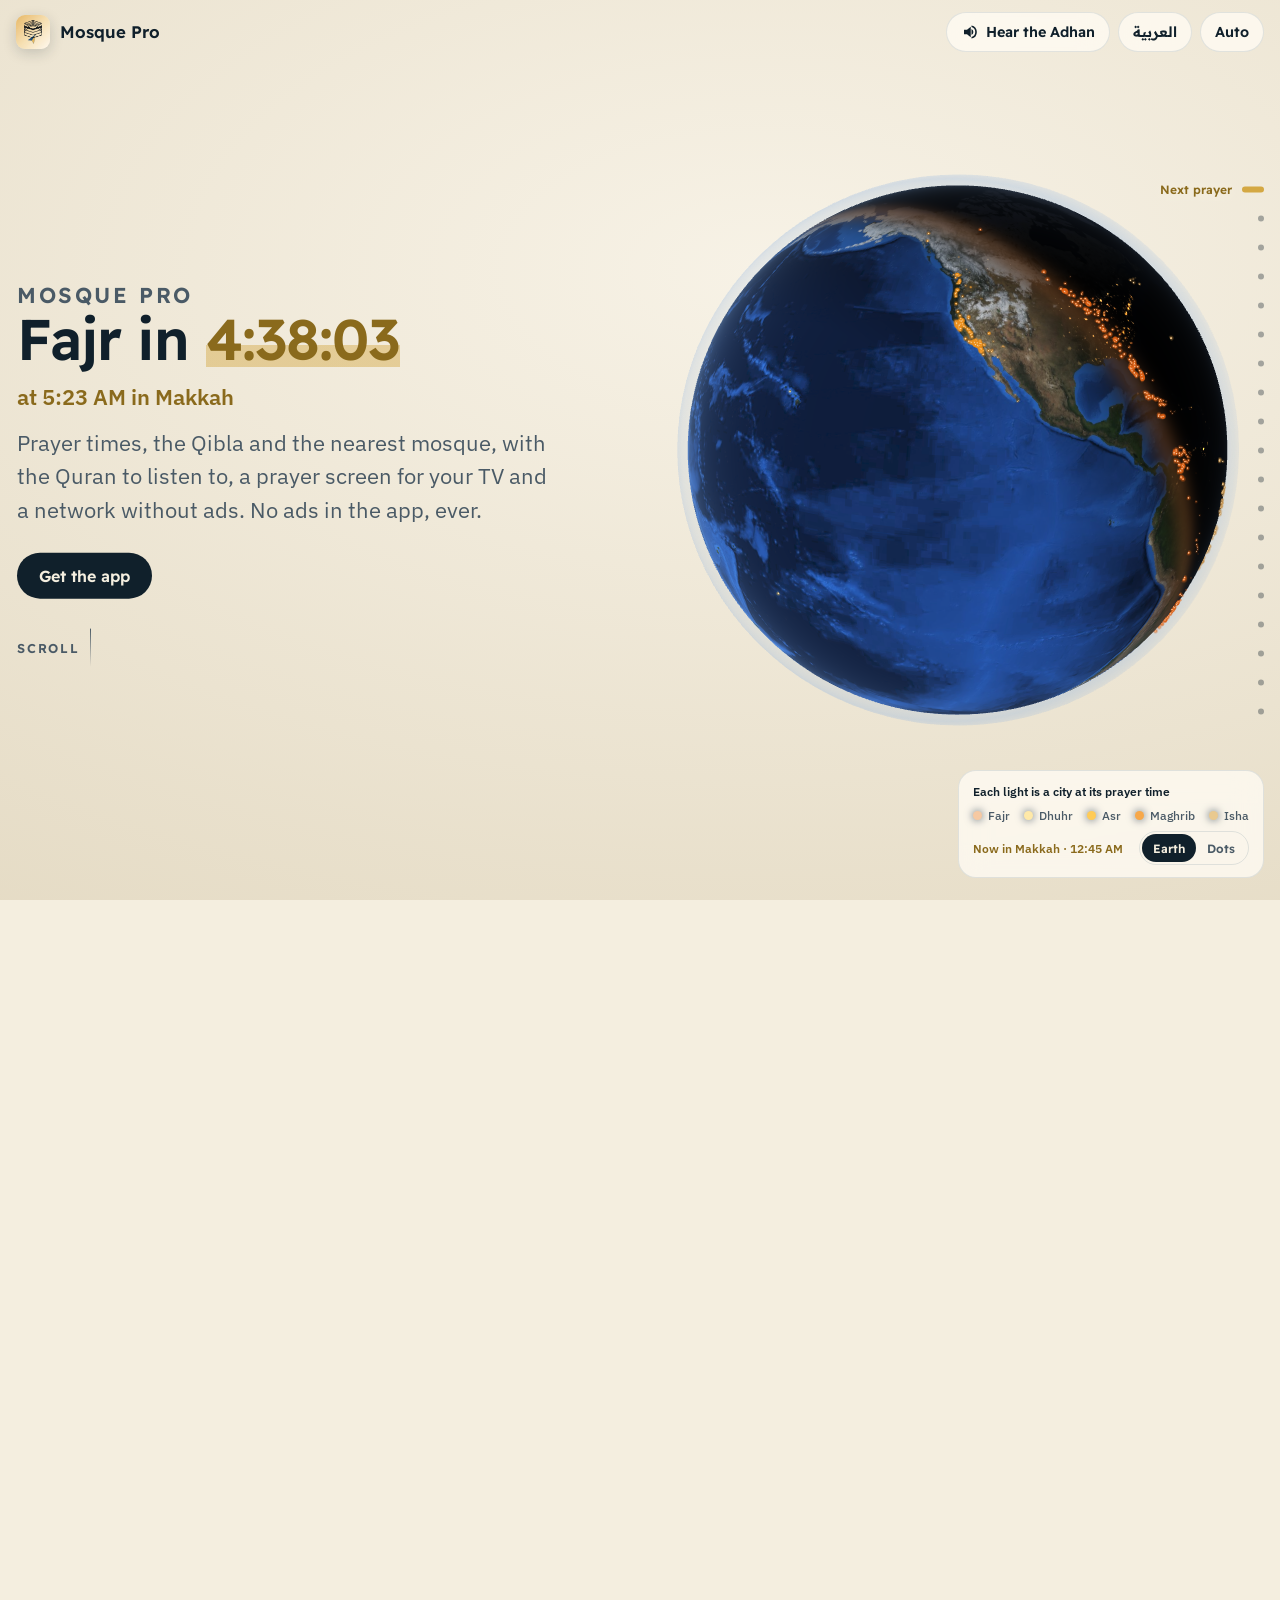
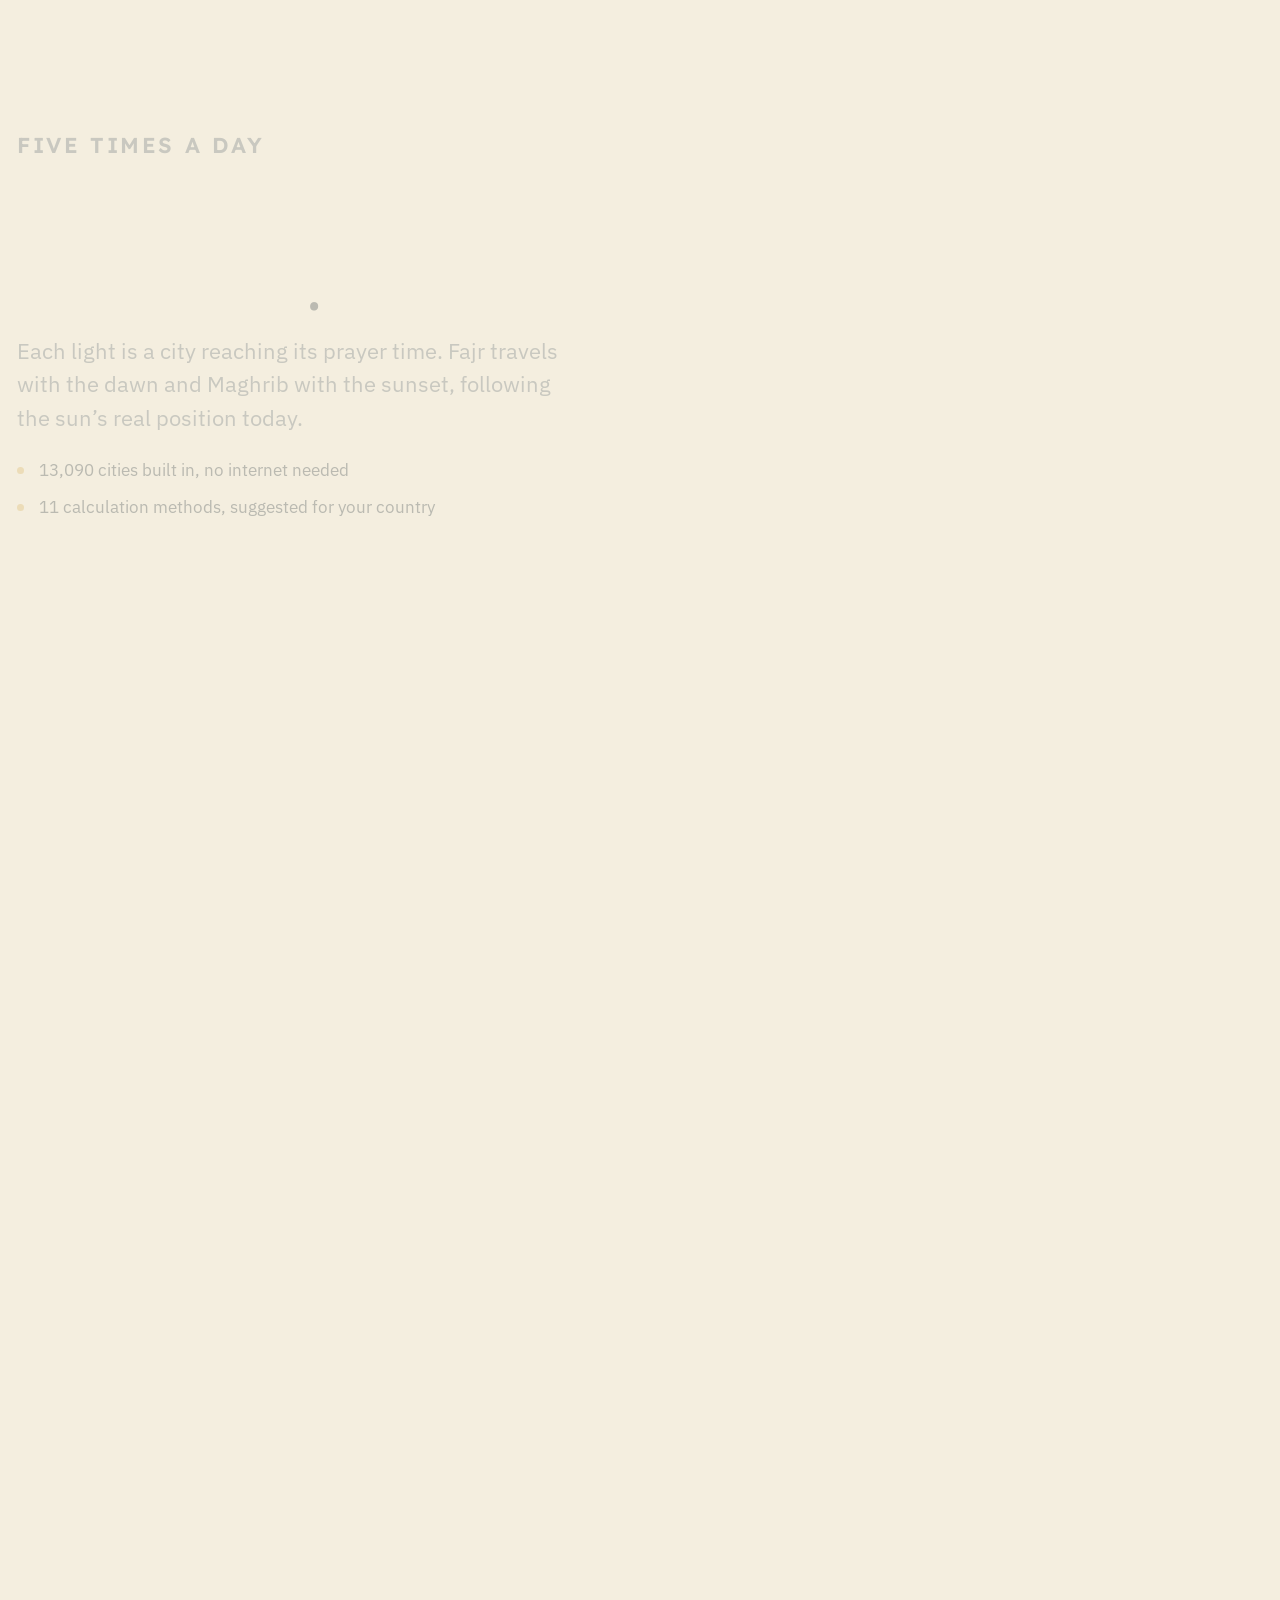
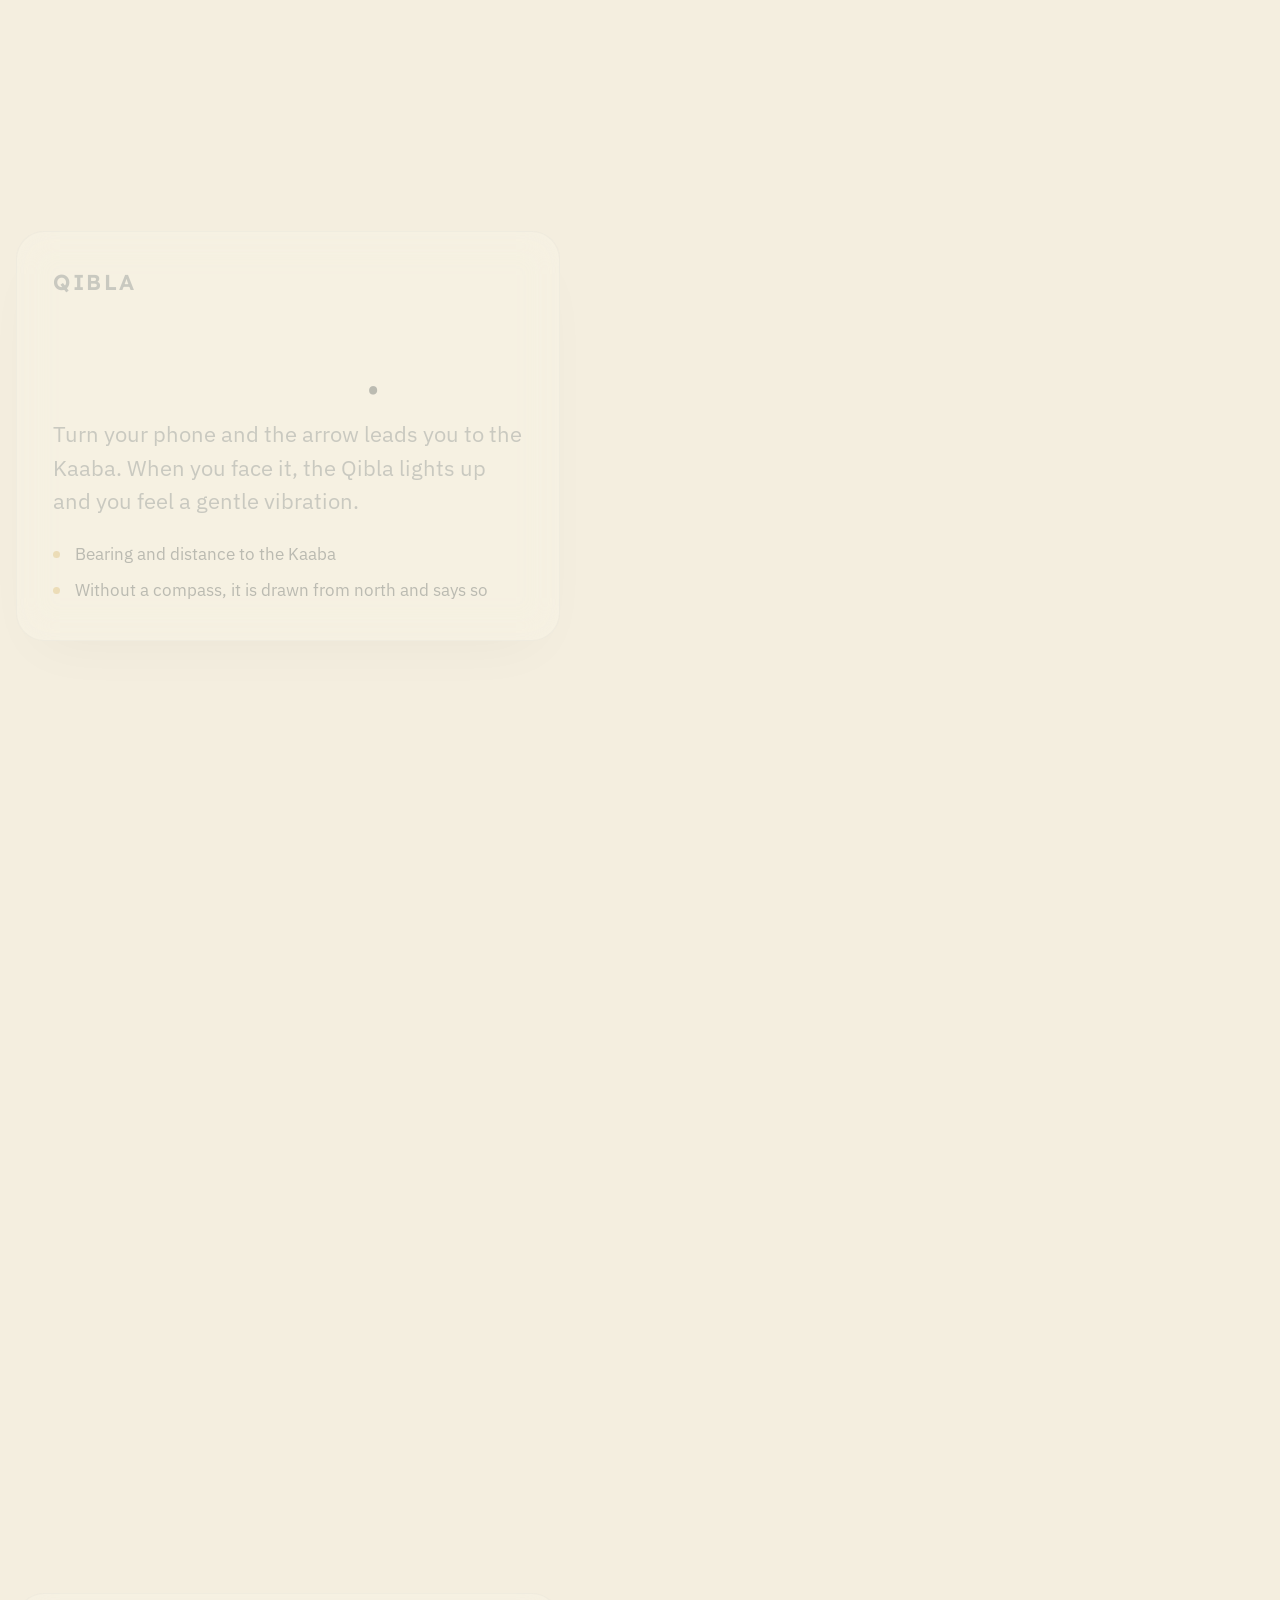
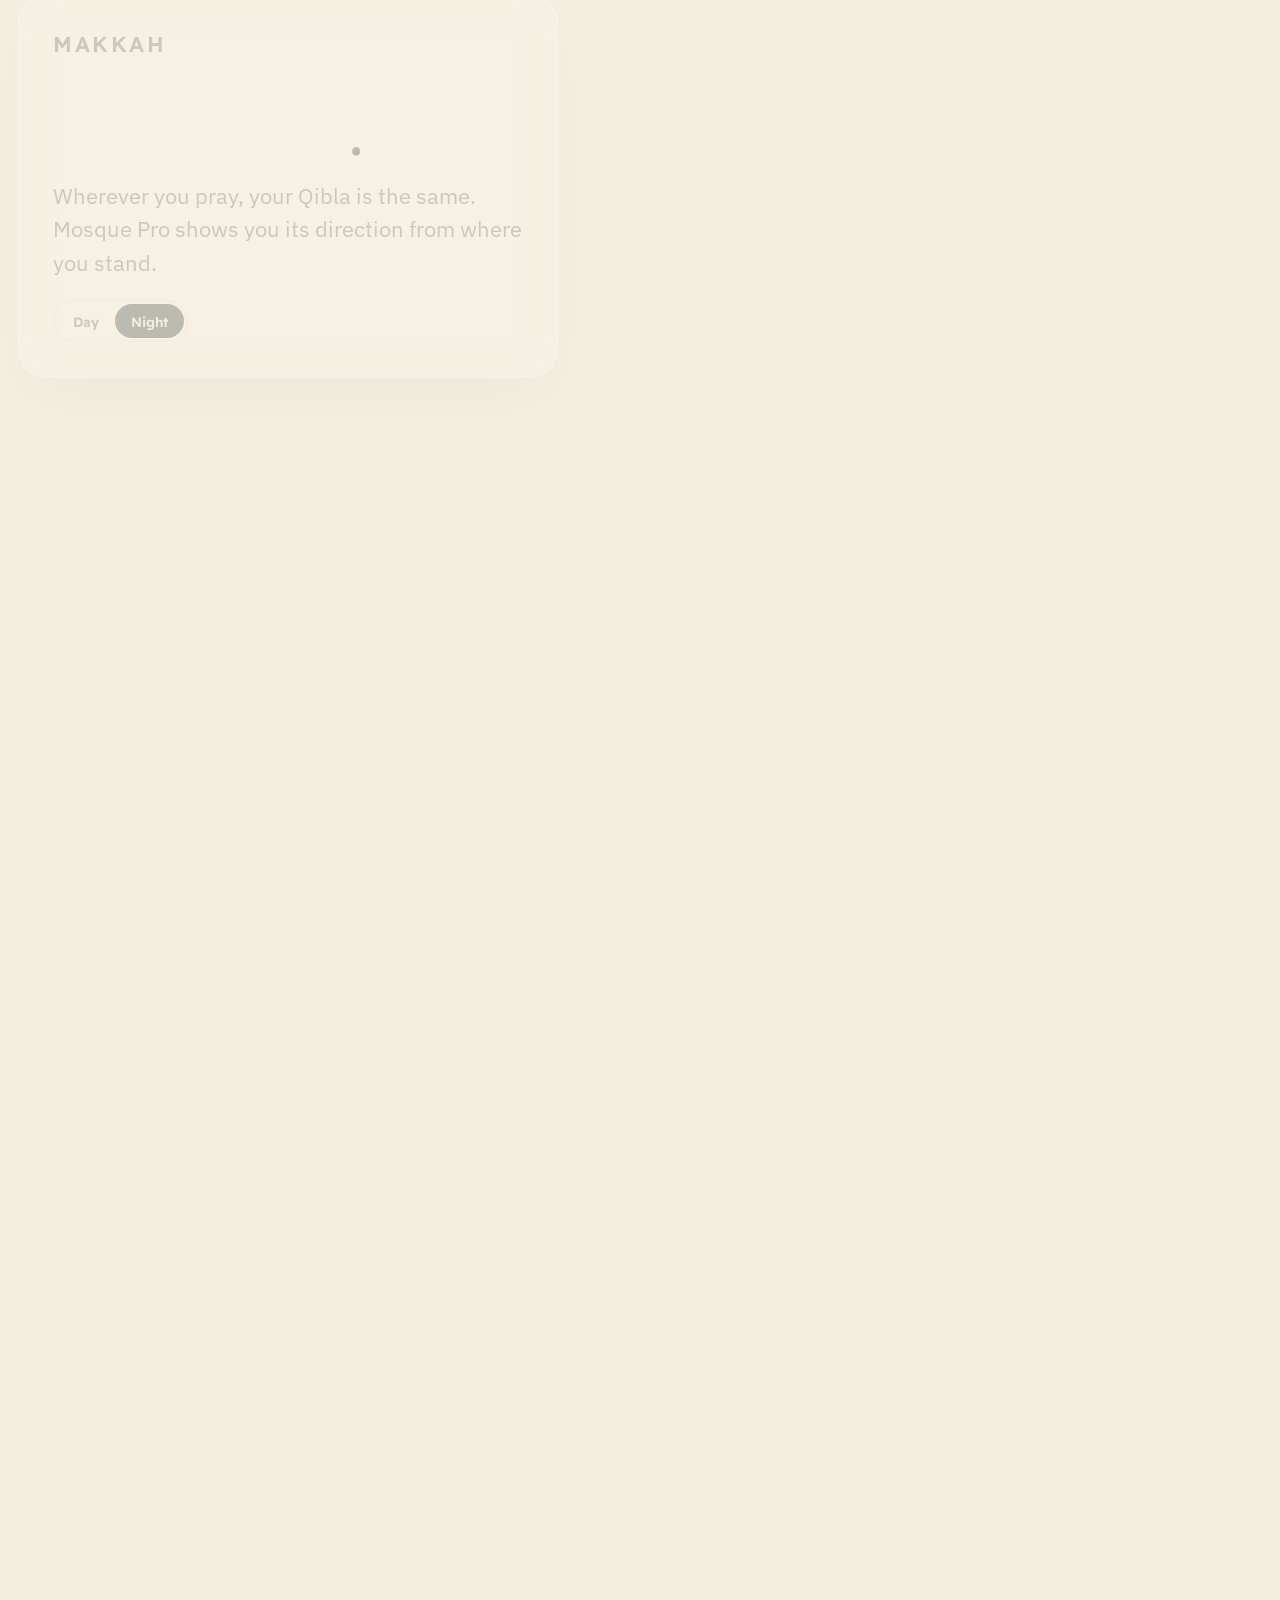
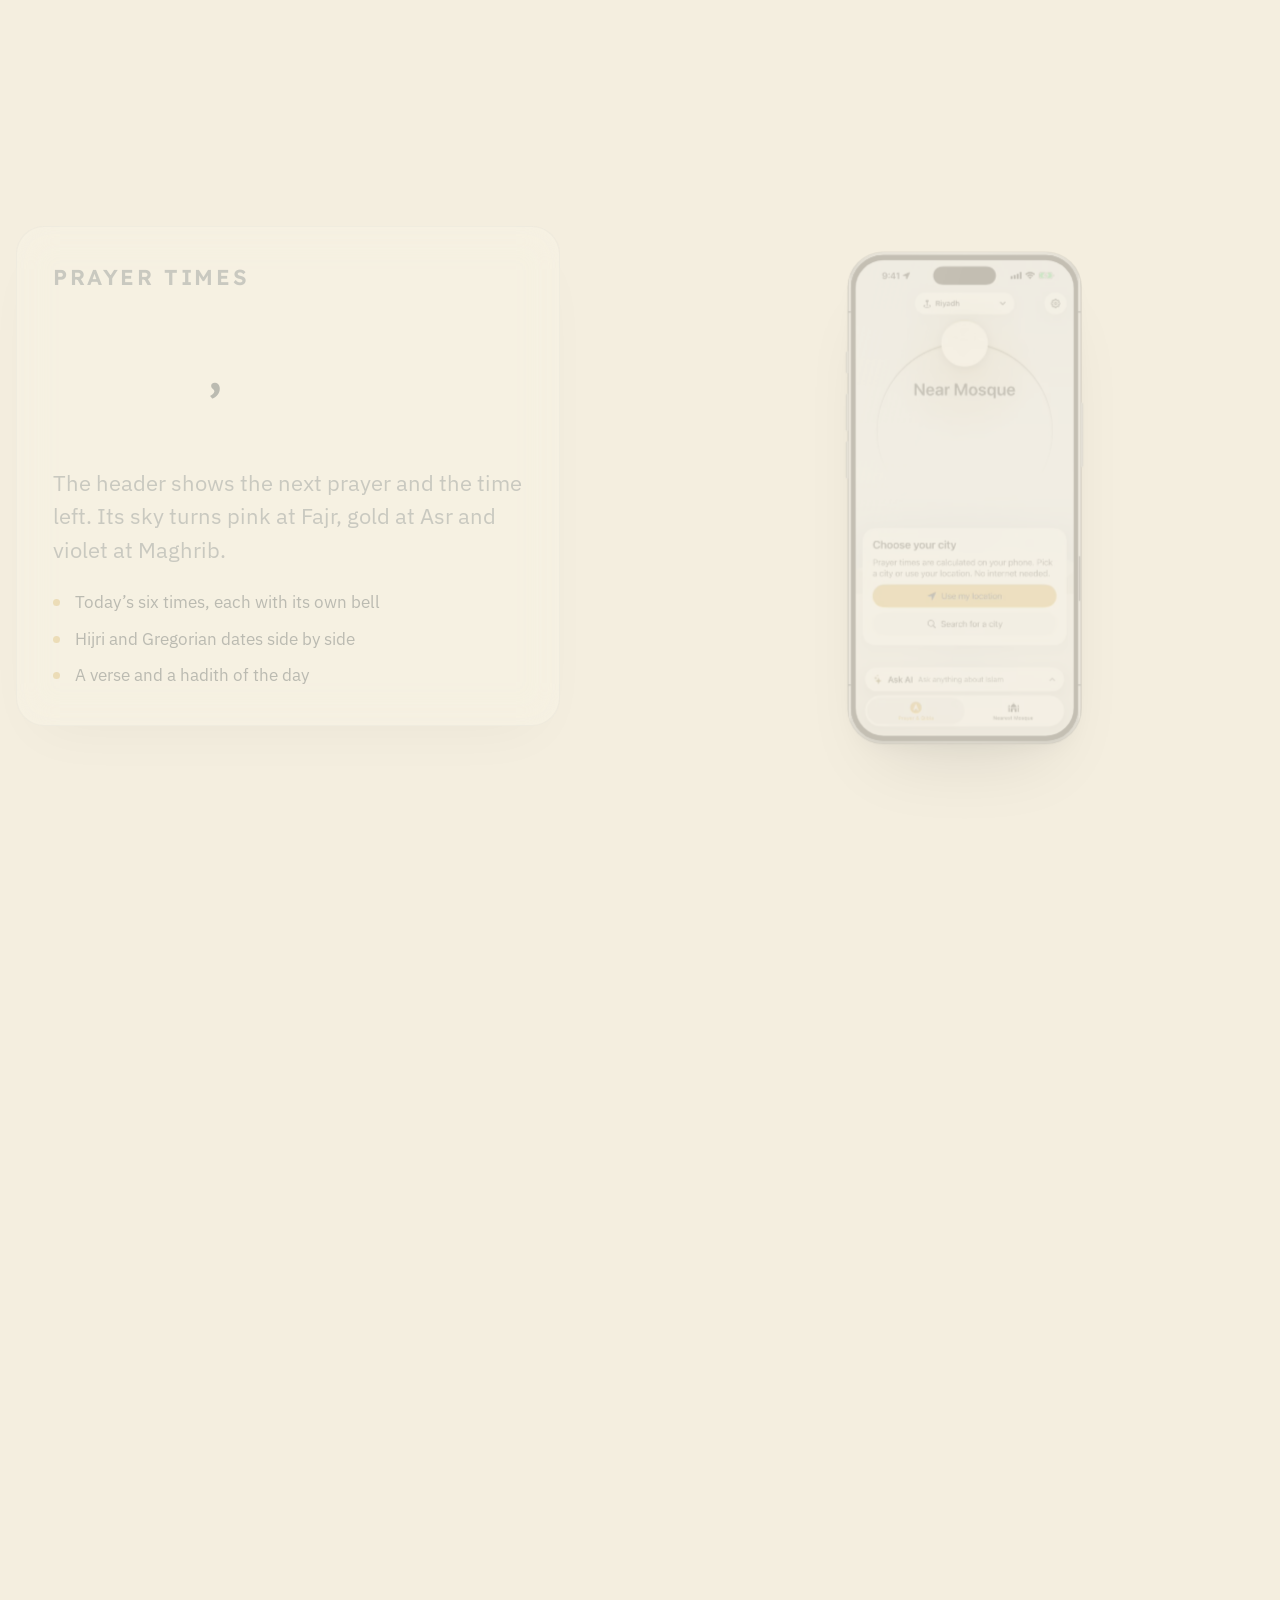
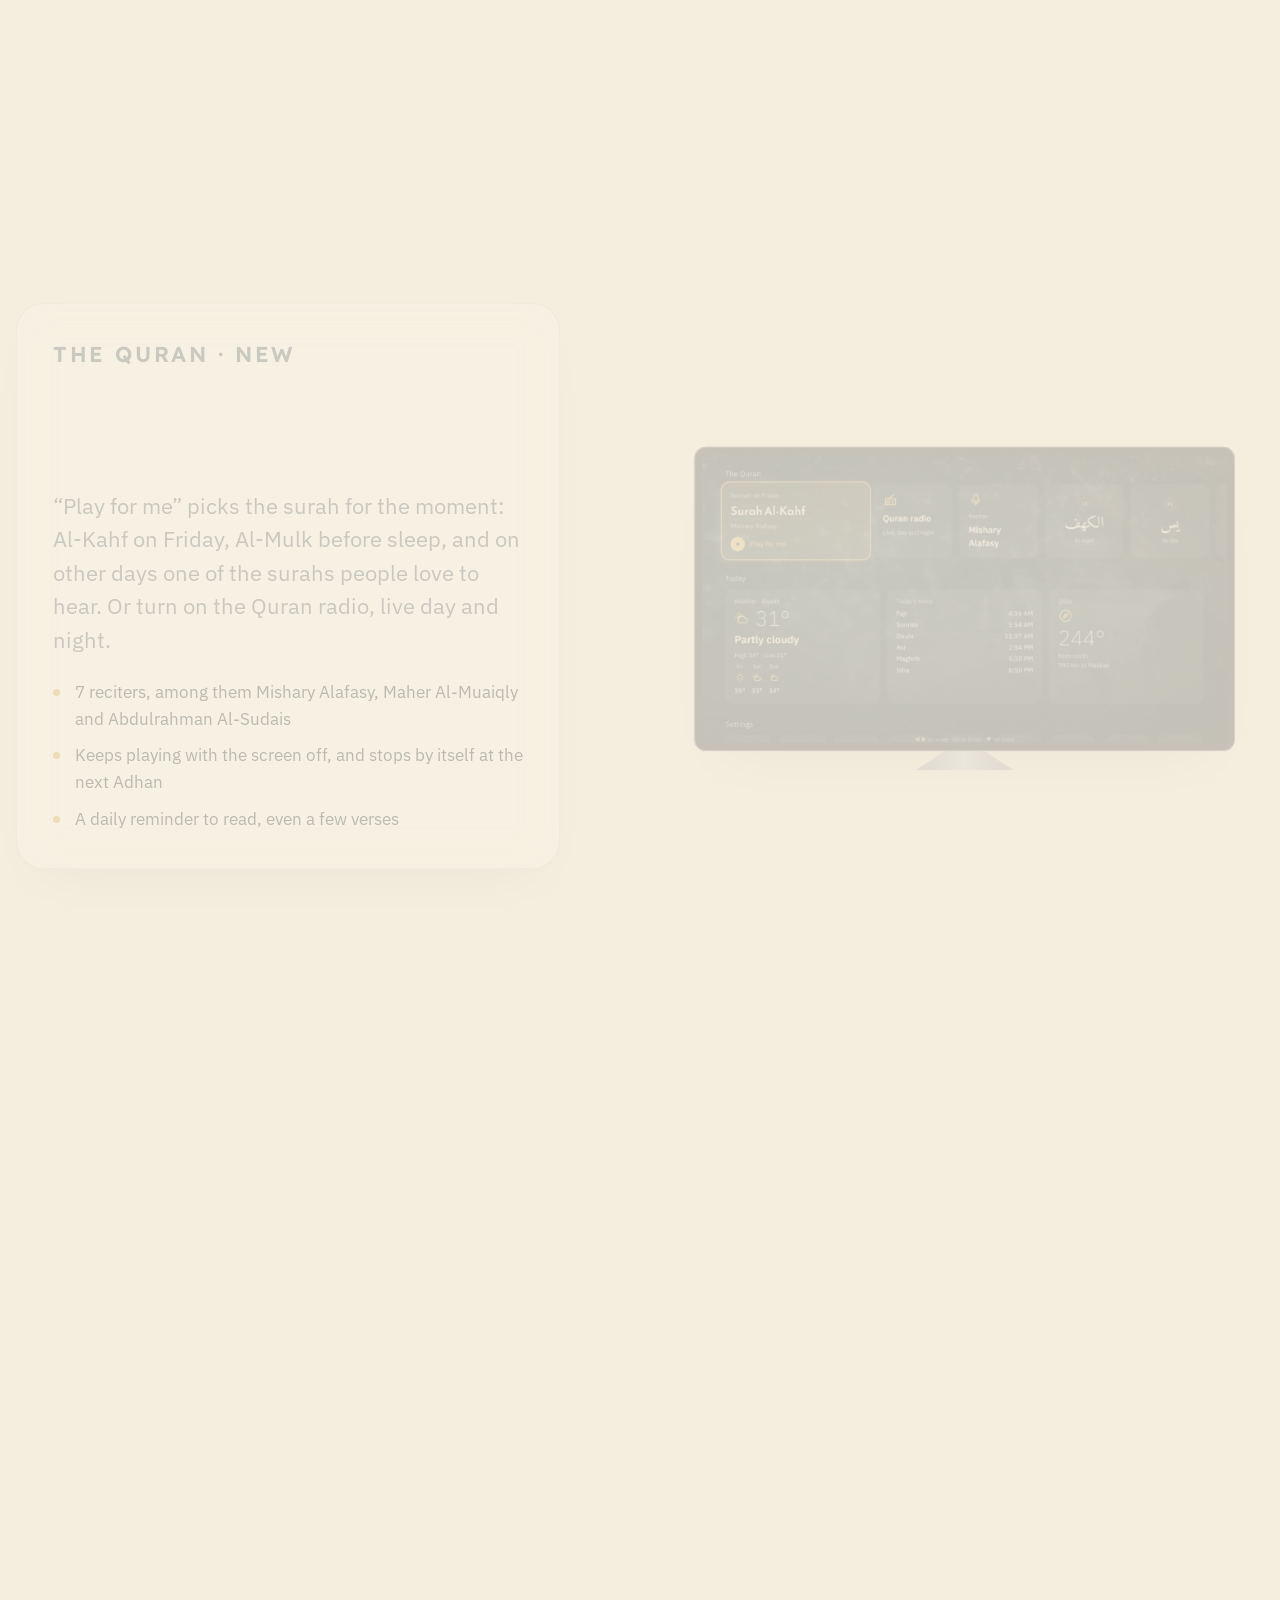
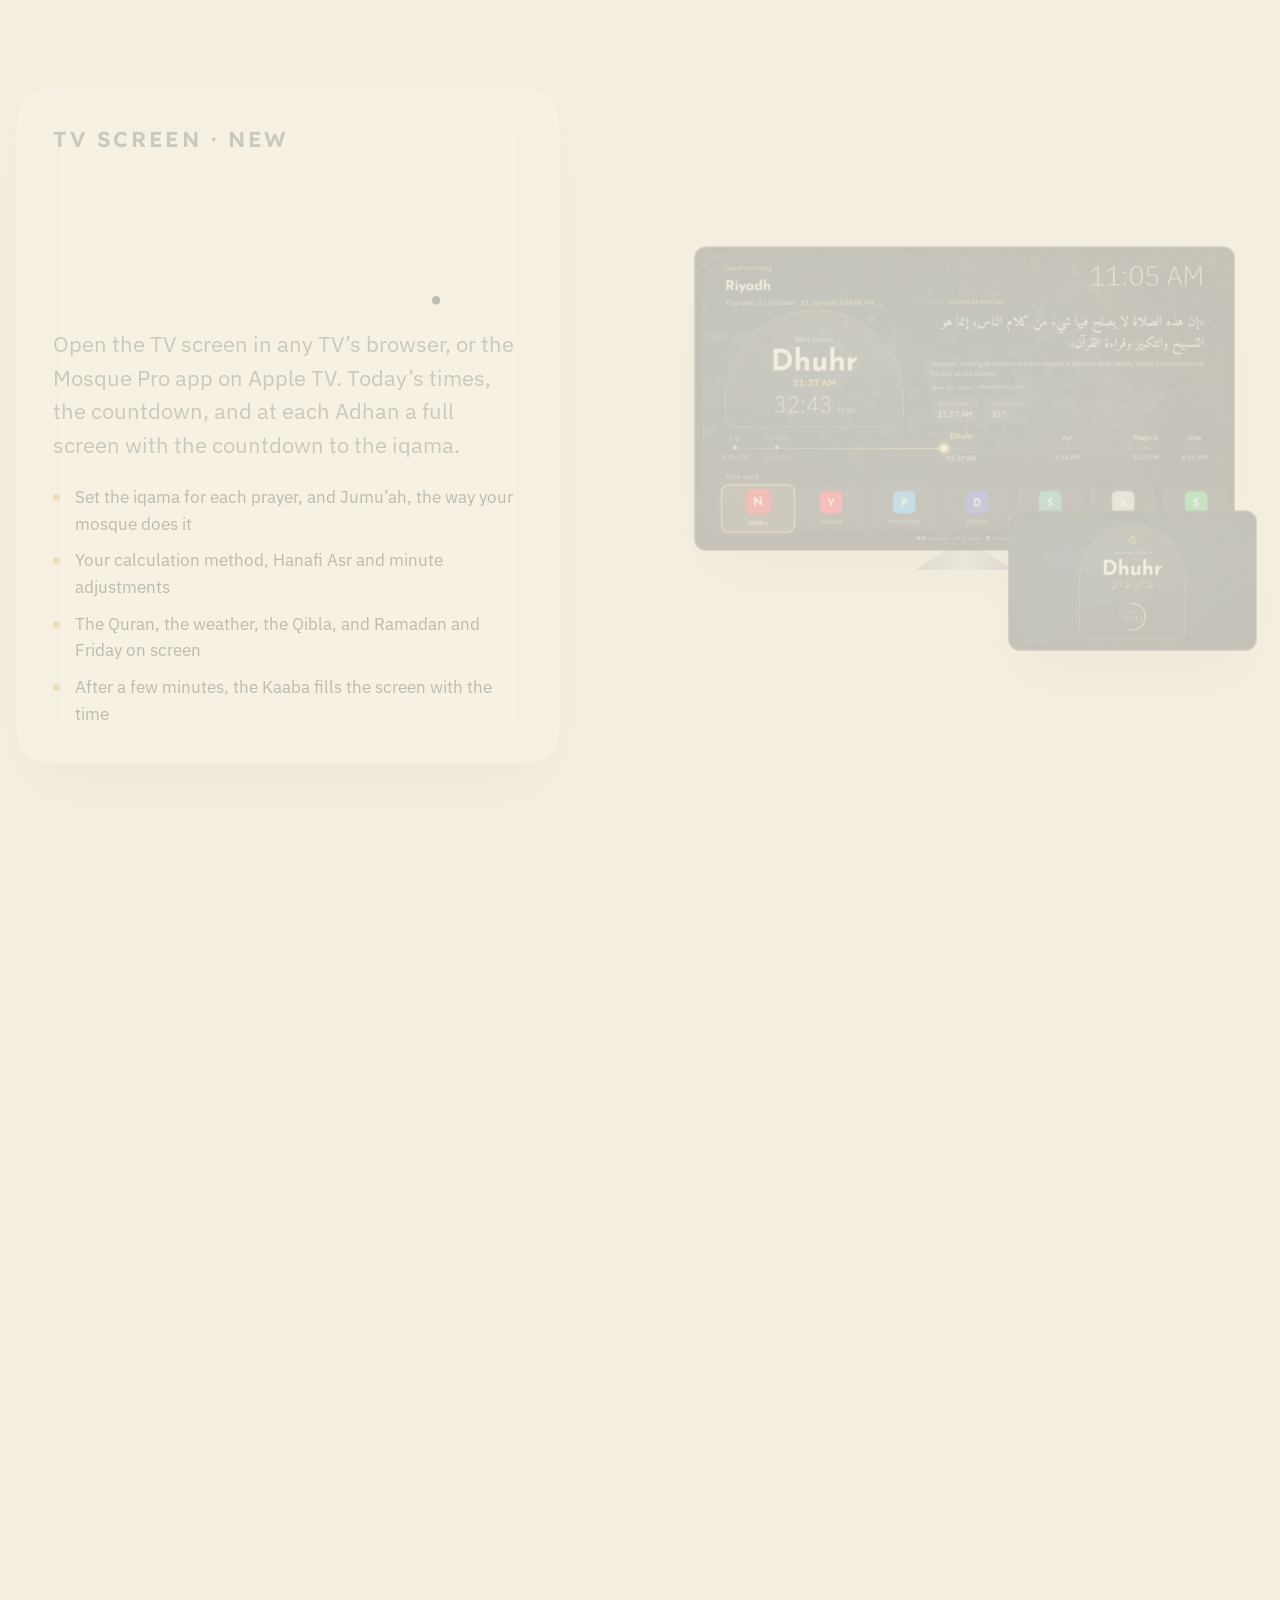
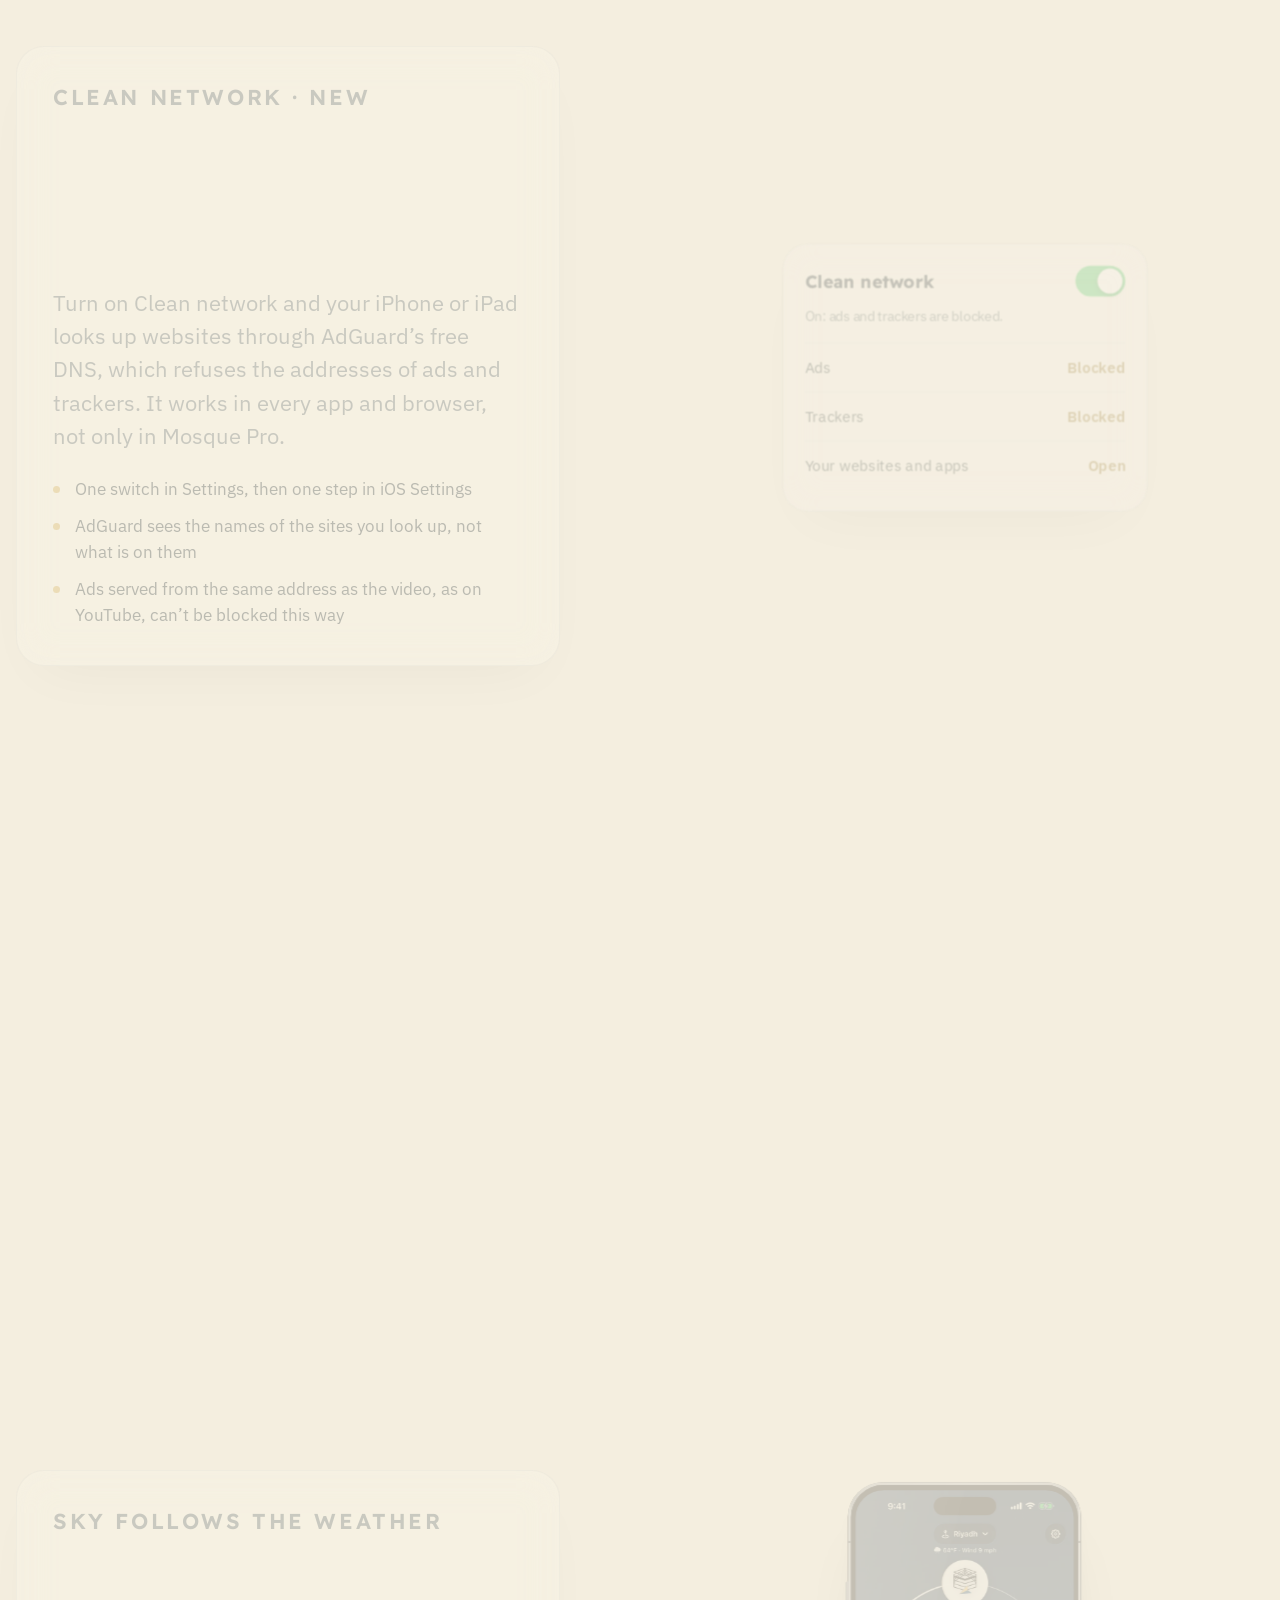
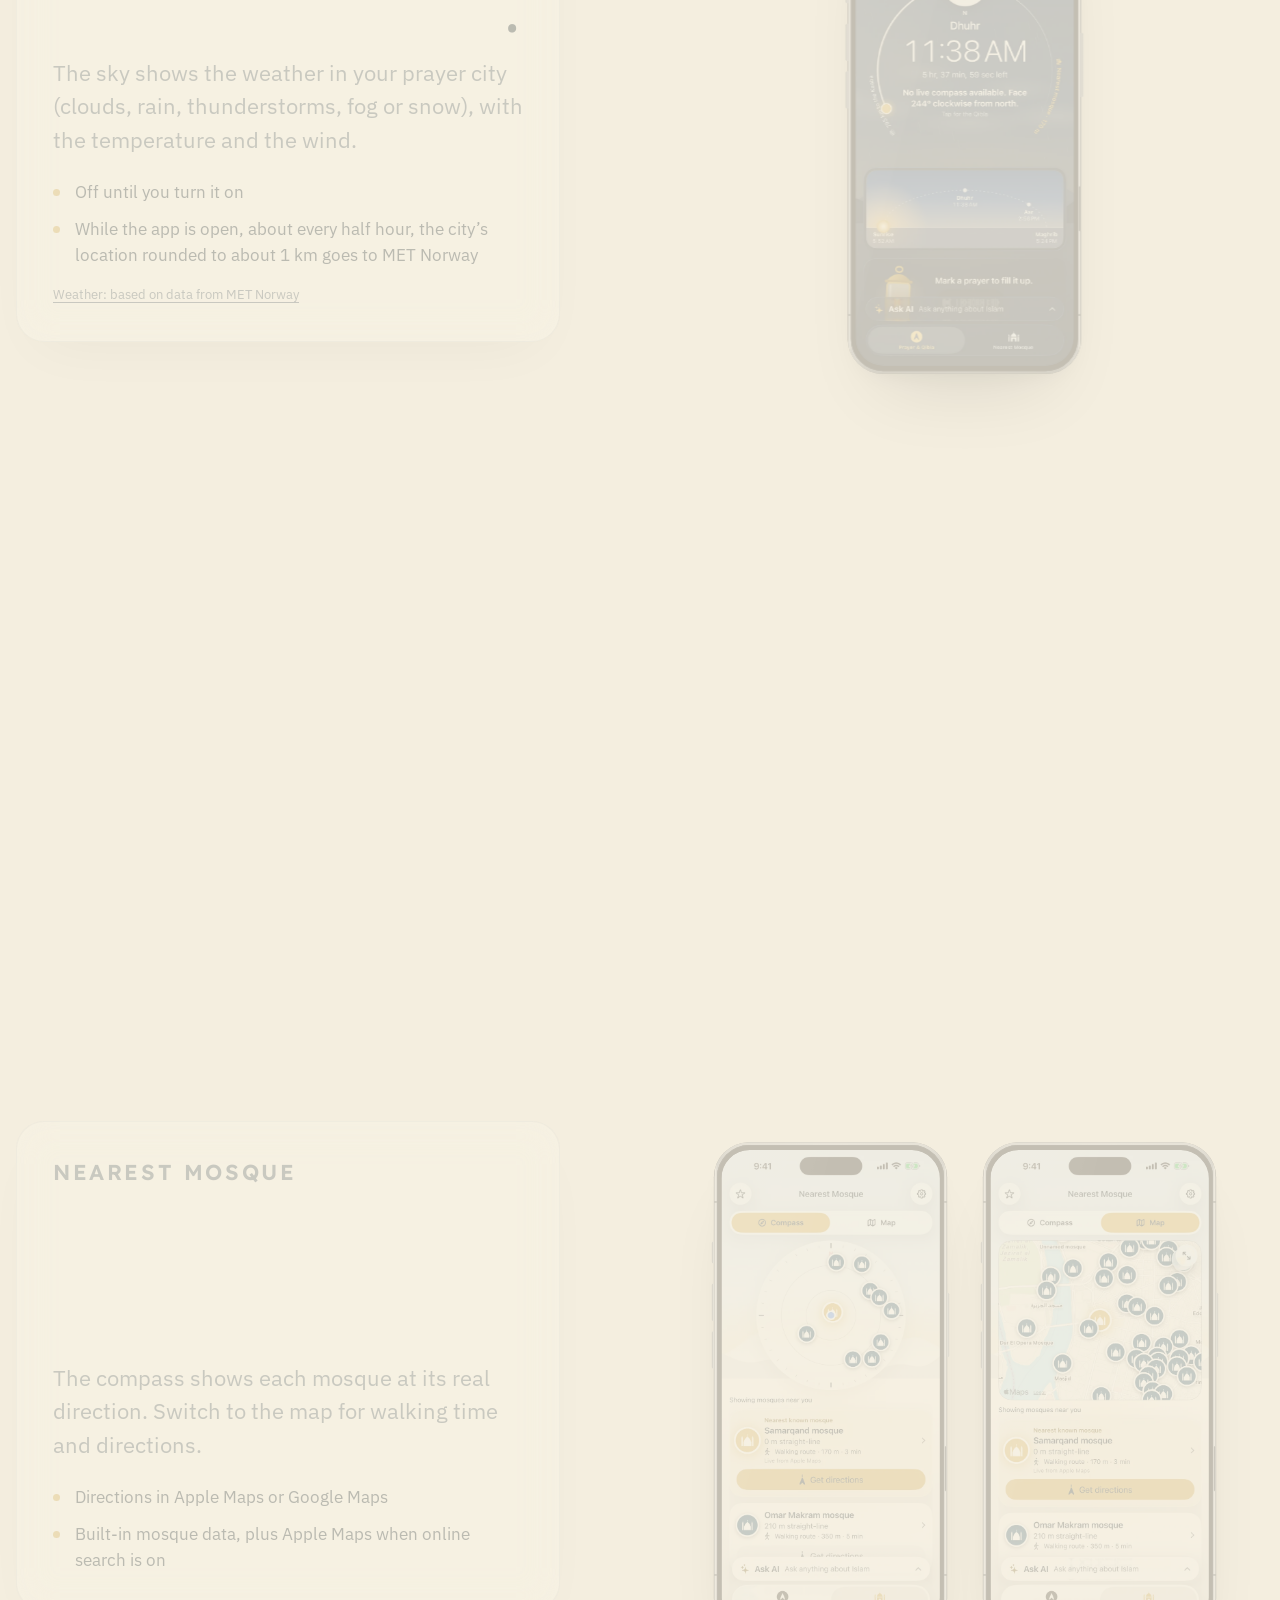
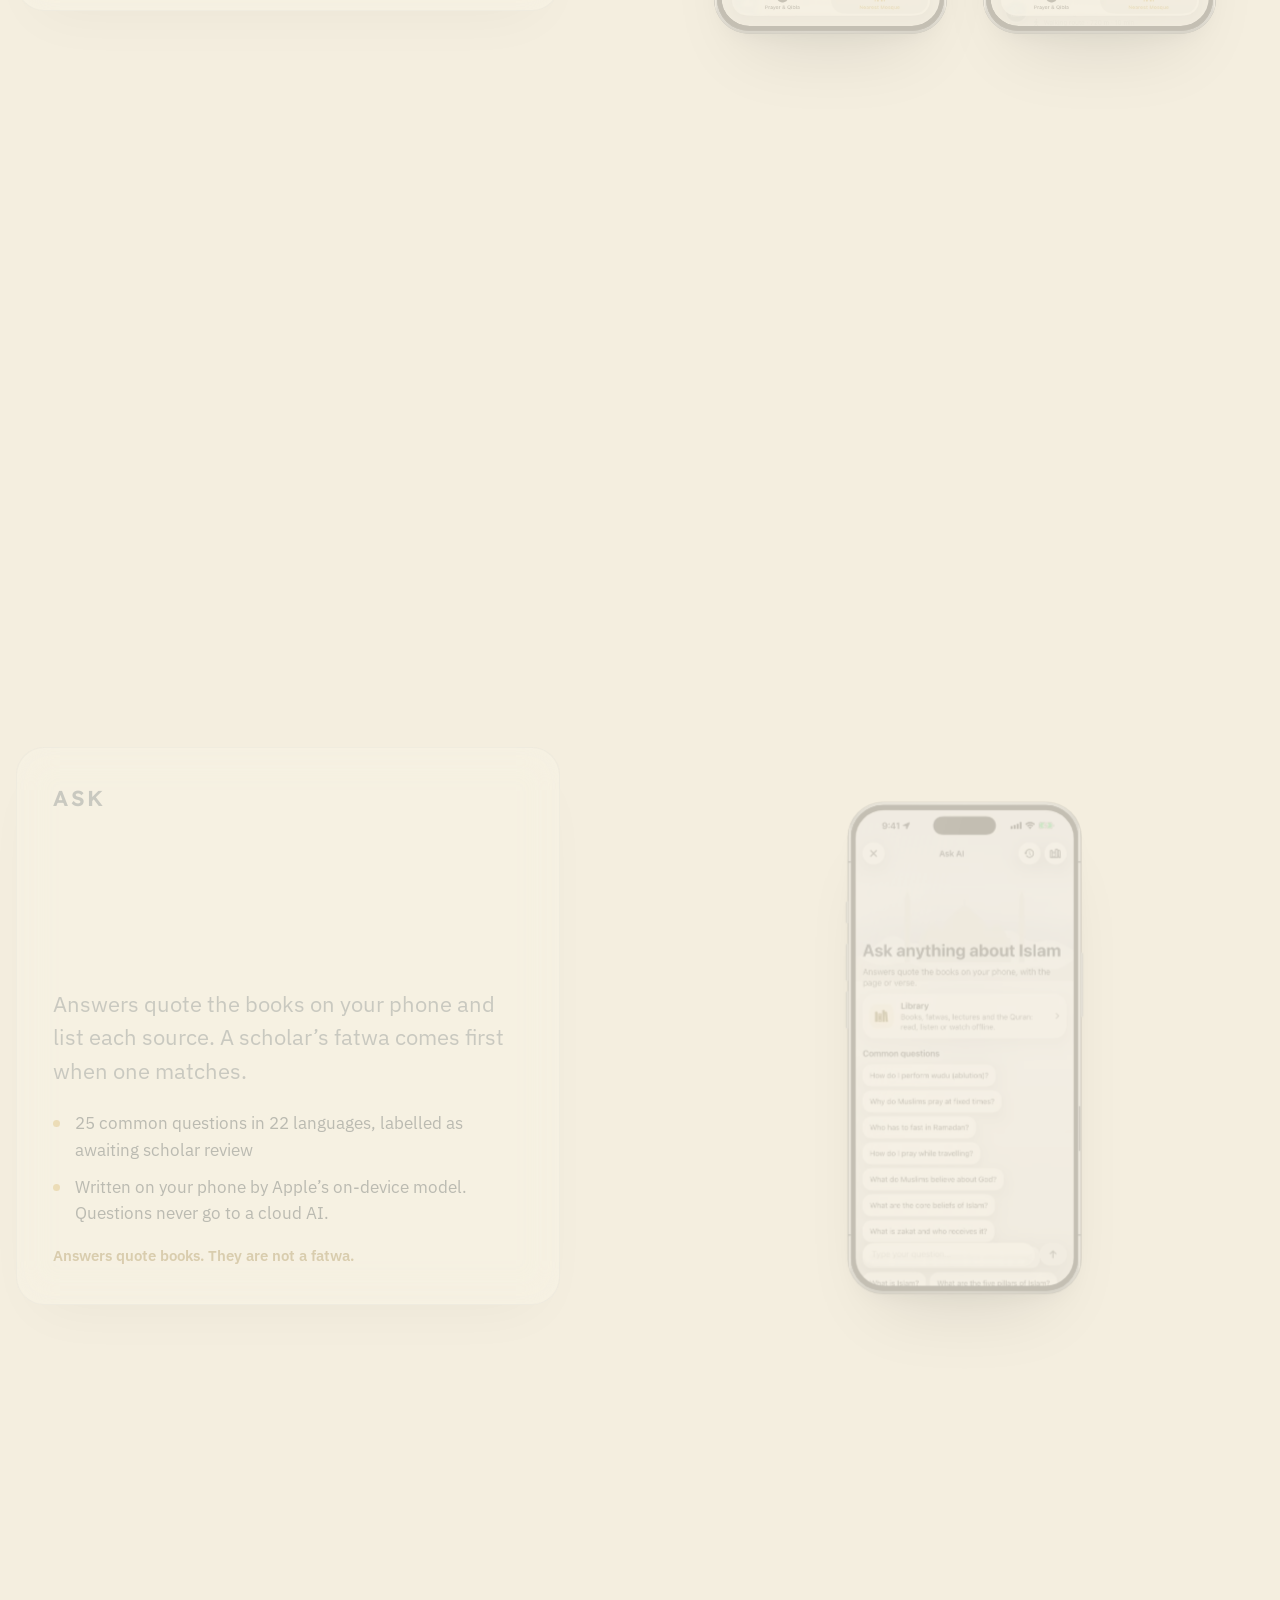
<file: website/index.html>
<!doctype html>
<html lang="en" dir="ltr">
<head>
<meta charset="utf-8">
<meta name="viewport" content="width=device-width, initial-scale=1, viewport-fit=cover">
<title>Mosque Pro</title>
<meta name="claude:viewport-fit-sides" content="cover">
<meta name="description" content="Prayer times, the Qibla and the nearest mosque, with the Quran, a prayer screen for your TV and a network without ads. No ads in the app, ever.">
<meta name="theme-color" content="#F4EEDF" media="(prefers-color-scheme: light)">
<meta name="theme-color" content="#081B29" media="(prefers-color-scheme: dark)">
<link rel="canonical" href="https://nearmosque.net/mosque-pro/">
<meta property="og:title" content="Mosque Pro">
<meta property="og:description" content="Prayer times, the Qibla and the nearest mosque, with the Quran, a prayer screen for your TV and a network without ads. No ads in the app, ever.">
<meta property="og:url" content="https://nearmosque.net/mosque-pro/">
<meta property="og:image" content="https://nearmosque.net/mosque-pro/assets/icon-180.png">
<link rel="icon" href="assets/icon-180.png">
<link rel="apple-touch-icon" href="assets/icon-180.png">
<link rel="preconnect" href="https://fonts.googleapis.com">
<link rel="preconnect" href="https://fonts.gstatic.com" crossorigin>
<link rel="stylesheet" href="https://fonts.googleapis.com/css2?family=IBM+Plex+Sans+Arabic:wght@400;500;600&family=IBM+Plex+Sans:wght@400;500;600&family=Readex+Pro:wght@400;500;600;700&display=swap">
<link rel="stylesheet" href="devices.css">
<link rel="stylesheet" href="style.css">
<link rel="stylesheet" href="duo.css">
<link rel="stylesheet" href="wall.css">
</head>
<body>
<!-- Mosque Pro's home page at nearmosque.net/mosque-pro/ until it has its own domain (tools/site_bundle.py). The story,
     its chapters and words are in story.js. -->
<a class="skip" href="#inside">Skip to everything inside</a>
<header class="bar">
  <a class="brand" href="#world"><img src="assets/icon.webp" alt="" width="34" height="34"><span>Mosque Pro</span></a>
  <div class="tools"><button id="sound" type="button" aria-pressed="false"><svg viewBox="0 0 24 24" width="18" height="18" aria-hidden="true"><path d="M4 9v6h4l5 4V5L8 9H4Zm12.5 3a4.5 4.5 0 0 0-2.5-4v8a4.5 4.5 0 0 0 2.5-4Zm-2.5-8.8v2.1a7 7 0 0 1 0 13.4v2.1a9 9 0 0 0 0-17.6Z" fill="currentColor"/></svg><span>Hear the Adhan</span></button><button id="lang" type="button">العربية</button><button id="theme" type="button" aria-label="Theme">Auto</button></div>
</header>
<div class="stage" aria-hidden="true">
  <div class="stage-poster"></div>
  <canvas id="globe-canvas"></canvas>
  <div class="descent" aria-hidden="true">
    <div class="sat"><img src="assets/makkah-iss.jpg" alt="" decoding="async"></div>
    <img class="night" src="assets/haram-night.jpg" alt="" decoding="async">
    <video class="film" muted playsinline loop preload="metadata"></video>
    <div class="veil"></div>
  </div>
  <canvas id="sky-canvas"></canvas>
  <div class="labels"></div>
</div>
<nav class="board" aria-label="Story"></nav>
<main id="story"><noscript><p style="padding:120px 24px;max-width:40rem;margin:auto">Mosque Pro: prayer times, the Qibla and the nearest mosque, the Quran, a prayer screen for your TV and a network without ads. This page tells its story with JavaScript. <a href="tv/">Open the TV screen</a>, <a href="privacy.html">privacy policy</a>, <a href="terms.html">terms of use</a>.</p></noscript></main>
<section data-wall></section>
<section data-duo></section>
<section class="inside" id="inside" aria-labelledby="inside-title"></section>
<footer></footer>
<script src="sky.js"></script>
<script type="module" src="app.js"></script>
<script type="module" src="duo.js"></script>
<script type="module" src="wall.js"></script>
</body>
</html>
</file>
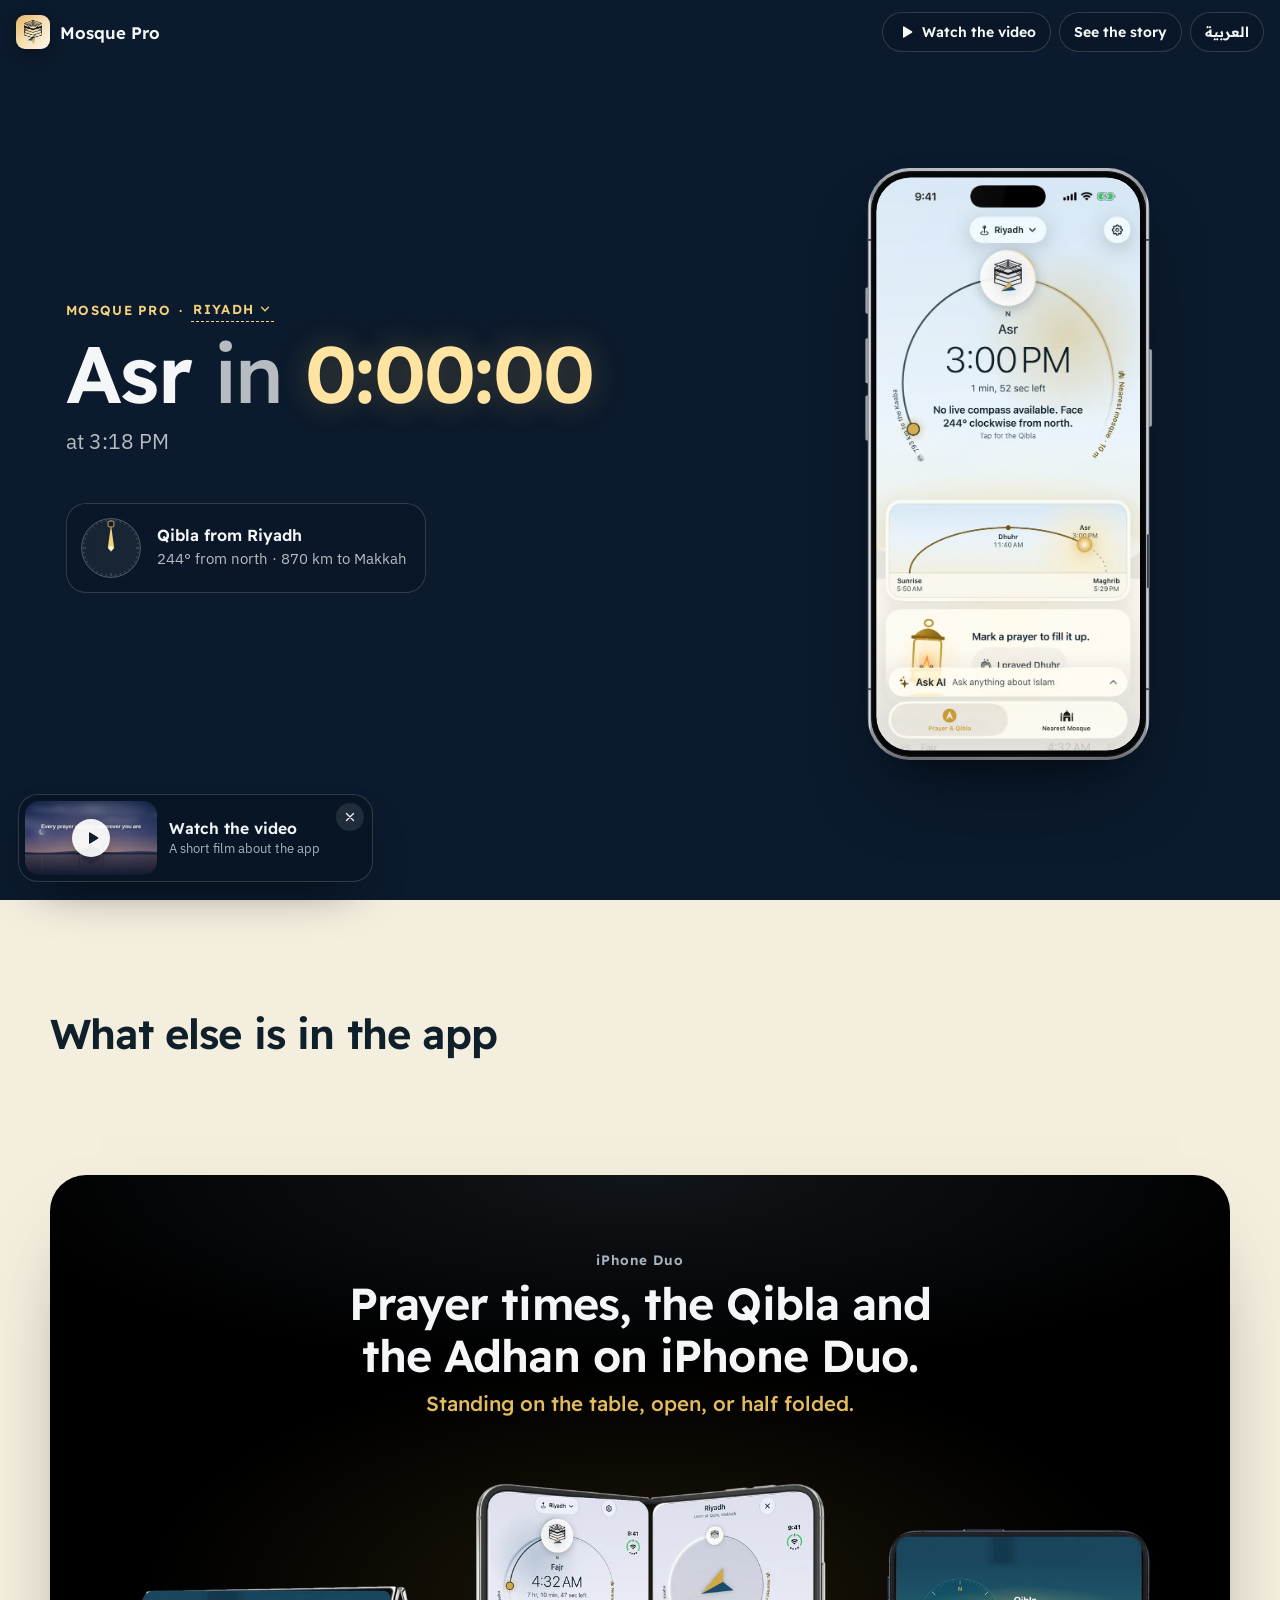
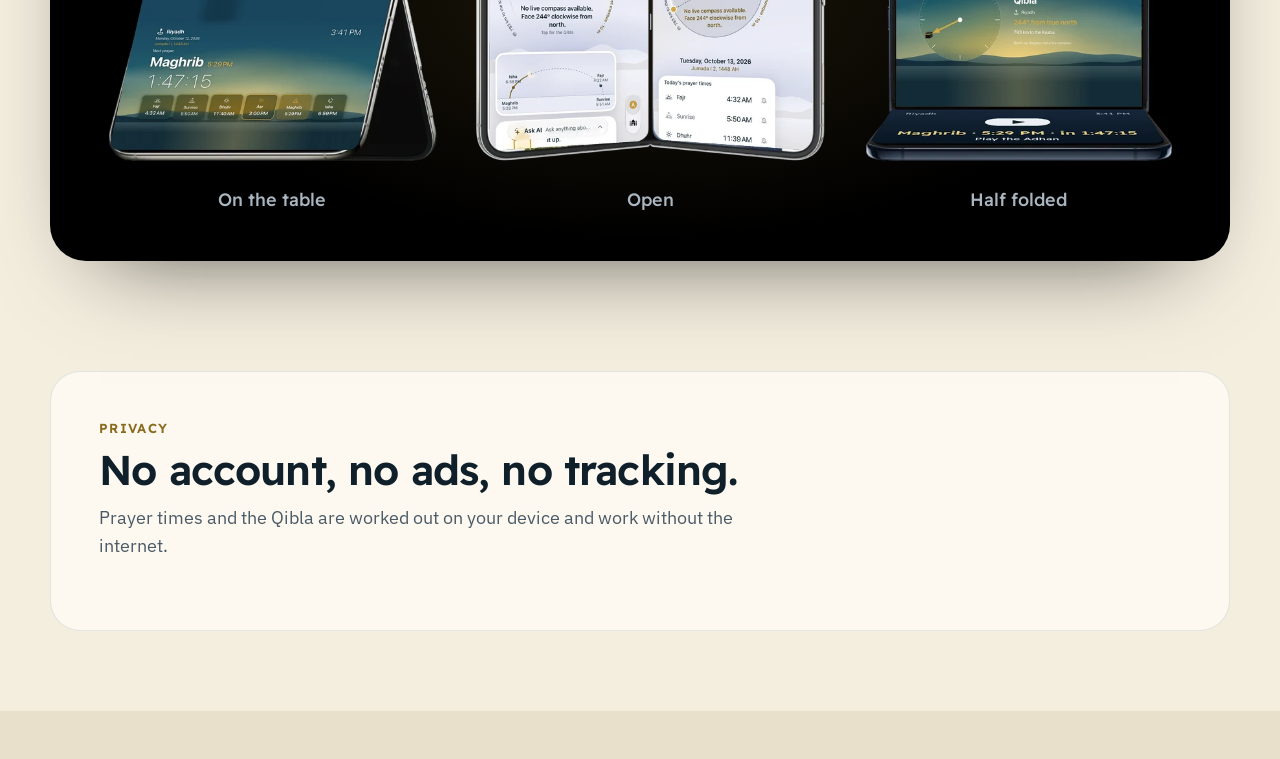
<file: website/2/index.html>
<!doctype html>
<html lang="en" dir="ltr">
<head>
<meta charset="utf-8">
<meta name="viewport" content="width=device-width, initial-scale=1, viewport-fit=cover">
<title>Near Mosque</title>
<meta name="description" content="Your next prayer, the Qibla and the nearest mosque, in one calm app.">
<link rel="canonical" href="https://nearmosque.net/2/">
<meta name="theme-color" content="#081B29">
<link rel="icon" href="../assets/icon-180.png">
<link rel="apple-touch-icon" href="../assets/icon-180.png">
<link rel="preconnect" href="https://fonts.googleapis.com">
<link rel="preconnect" href="https://fonts.gstatic.com" crossorigin>
<link rel="stylesheet" href="https://fonts.googleapis.com/css2?family=IBM+Plex+Sans+Arabic:wght@400;500;600&family=IBM+Plex+Sans:wght@400;500;600&family=Readex+Pro:wght@400;500;600;700&display=swap">
<link rel="stylesheet" href="../devices.css">
<link rel="stylesheet" href="now.css">
<link rel="stylesheet" href="../film.css">
<link rel="stylesheet" href="../duo.css">
</head>
<body>
<header class="bar">
  <a class="brand" href="./"><img src="../assets/icon.webp" alt="" width="34" height="34"><span data-t="title">Near Mosque</span></a>
  <nav class="tools"><a class="pill" href="../" data-t="story">See the story</a><button id="lang" class="pill" type="button" lang="ar">العربية</button></nav>
</header>

<section class="hero" aria-labelledby="next">
  <canvas class="sky" aria-hidden="true"></canvas>
  <div class="hero-in">
    <div class="now">
      <p class="eyebrow"><span data-t="title">Near Mosque</span> · <button id="city-btn" type="button" class="city" aria-haspopup="true"><span id="city">Riyadh</span><svg viewBox="0 0 24 24" width="14" height="14" aria-hidden="true"><path d="m6 9 6 6 6-6" fill="none" stroke="currentColor" stroke-width="2.2" stroke-linecap="round"/></svg></button></p>
      <label class="picker" hidden><span class="sr" data-t="change">Change city</span><select id="city-pick"></select></label>
      <h1 id="next"><span id="next-name">Asr</span> <span id="next-in" class="soft">in</span> <span id="count" class="count">0:00:00</span></h1>
      <p class="at" id="at">at 3:18 PM</p>
      <ol class="times" id="times" aria-label="Today"></ol>
      <div class="qibla">
        <svg class="dial" viewBox="0 0 100 100" aria-hidden="true">
          <circle cx="50" cy="50" r="46" class="ring"/>
          <g class="ticks"></g>
          <text x="50" y="16" class="n">N</text>
          <g id="needle"><path d="M50 14 L55 50 L50 56 L45 50 Z" class="arrow"/><rect x="45.5" y="8" width="9" height="9" rx="1.6" class="kaaba"/></g>
          <circle cx="50" cy="50" r="3" class="hub"/>
        </svg>
        <div><p class="q-title" id="q-title">Qibla from Riyadh</p><p class="q-sub" id="q-sub">244° from north · 870 km to Makkah</p></div>
      </div>
      <div class="stores" id="stores-top"></div>
      <p class="note" id="note"></p>
    </div>
    <figure class="hero-phone"><div class="phone"><img id="hero-shot" src="../assets/en/iphone/01-prayer.webp" alt="" width="440" height="956" fetchpriority="high"></div></figure>
  </div>
</section>

<main>
  <section class="more" aria-labelledby="more-title">
    <h2 id="more-title" data-t="more">What else is in the app</h2>
    <div class="cards" id="cards"></div>
  </section>
  <section data-duo></section>
  <section class="end" aria-labelledby="end-title">
    <p class="eyebrow" data-t="privacyEyebrow">Privacy</p>
    <h2 id="end-title" data-t="privacy">No account, no ads, no tracking.</h2>
    <p class="lead" data-t="privacyLine">Prayer times and the Qibla are worked out on your device and work without the internet.</p>
    <div class="stores" id="stores-end"></div>
  </section>
</main>

<footer><nav id="foot"></nav></footer>
<script src="../sky.js"></script>
<script type="module" src="now.js"></script>
<script type="module" src="../film.js"></script>
<script type="module" src="../duo.js"></script>
</body>
</html>
</file>
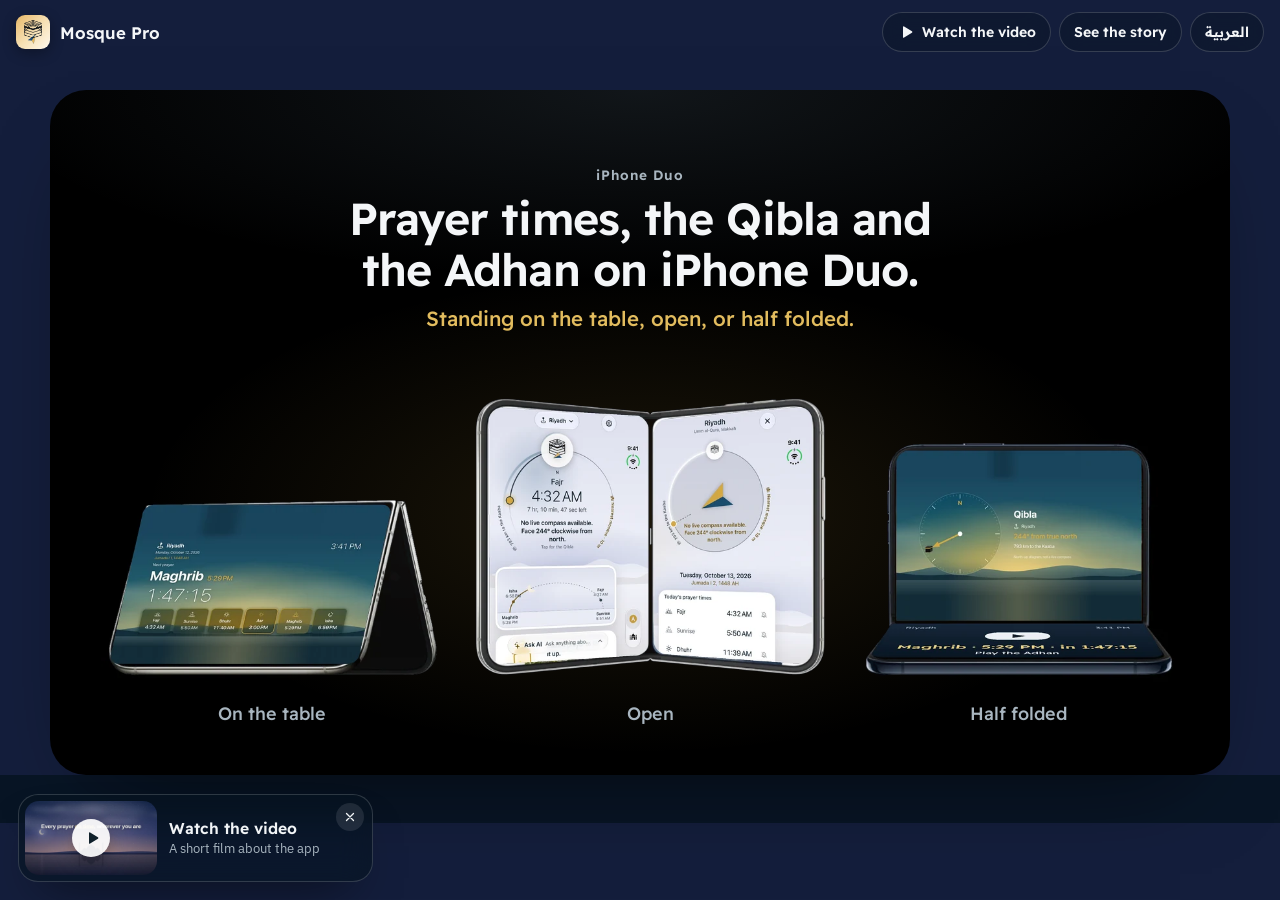
<file: website/3/index.html>
<!doctype html>
<html lang="en" dir="ltr">
<head>
<meta charset="utf-8">
<meta name="viewport" content="width=device-width, initial-scale=1, viewport-fit=cover">
<title>Near Mosque</title>
<meta name="description" content="A day of prayer, from Fajr to Isha, and what Near Mosque does at each time.">
<link rel="canonical" href="https://nearmosque.net/3/">
<meta name="theme-color" content="#141E3C">
<link rel="icon" href="../assets/icon-180.png">
<link rel="apple-touch-icon" href="../assets/icon-180.png">
<link rel="preconnect" href="https://fonts.googleapis.com">
<link rel="preconnect" href="https://fonts.gstatic.com" crossorigin>
<link rel="stylesheet" href="https://fonts.googleapis.com/css2?family=IBM+Plex+Sans+Arabic:wght@400;500;600&family=IBM+Plex+Sans:wght@400;500;600&family=Readex+Pro:wght@400;500;600;700&display=swap">
<link rel="stylesheet" href="../devices.css">
<link rel="stylesheet" href="day.css">
<link rel="stylesheet" href="../film.css">
<link rel="stylesheet" href="../duo.css">
</head>
<body>
<canvas class="sky" aria-hidden="true"></canvas>
<header class="bar">
  <a class="brand" href="./"><img src="../assets/icon.webp" alt="" width="34" height="34"><span data-t="title">Near Mosque</span></a>
  <nav class="tools"><a class="pill" href="../" data-t="story">See the story</a><button id="lang" class="pill" type="button" lang="ar">العربية</button></nav>
</header>
<nav class="rail" aria-label="The day"></nav>
<main id="day"></main>
<section data-duo></section>
<footer><nav id="foot"></nav></footer>
<script src="../sky.js"></script>
<script type="module" src="day.js"></script>
<script type="module" src="../film.js"></script>
<script type="module" src="../duo.js"></script>
</body>
</html>
</file>
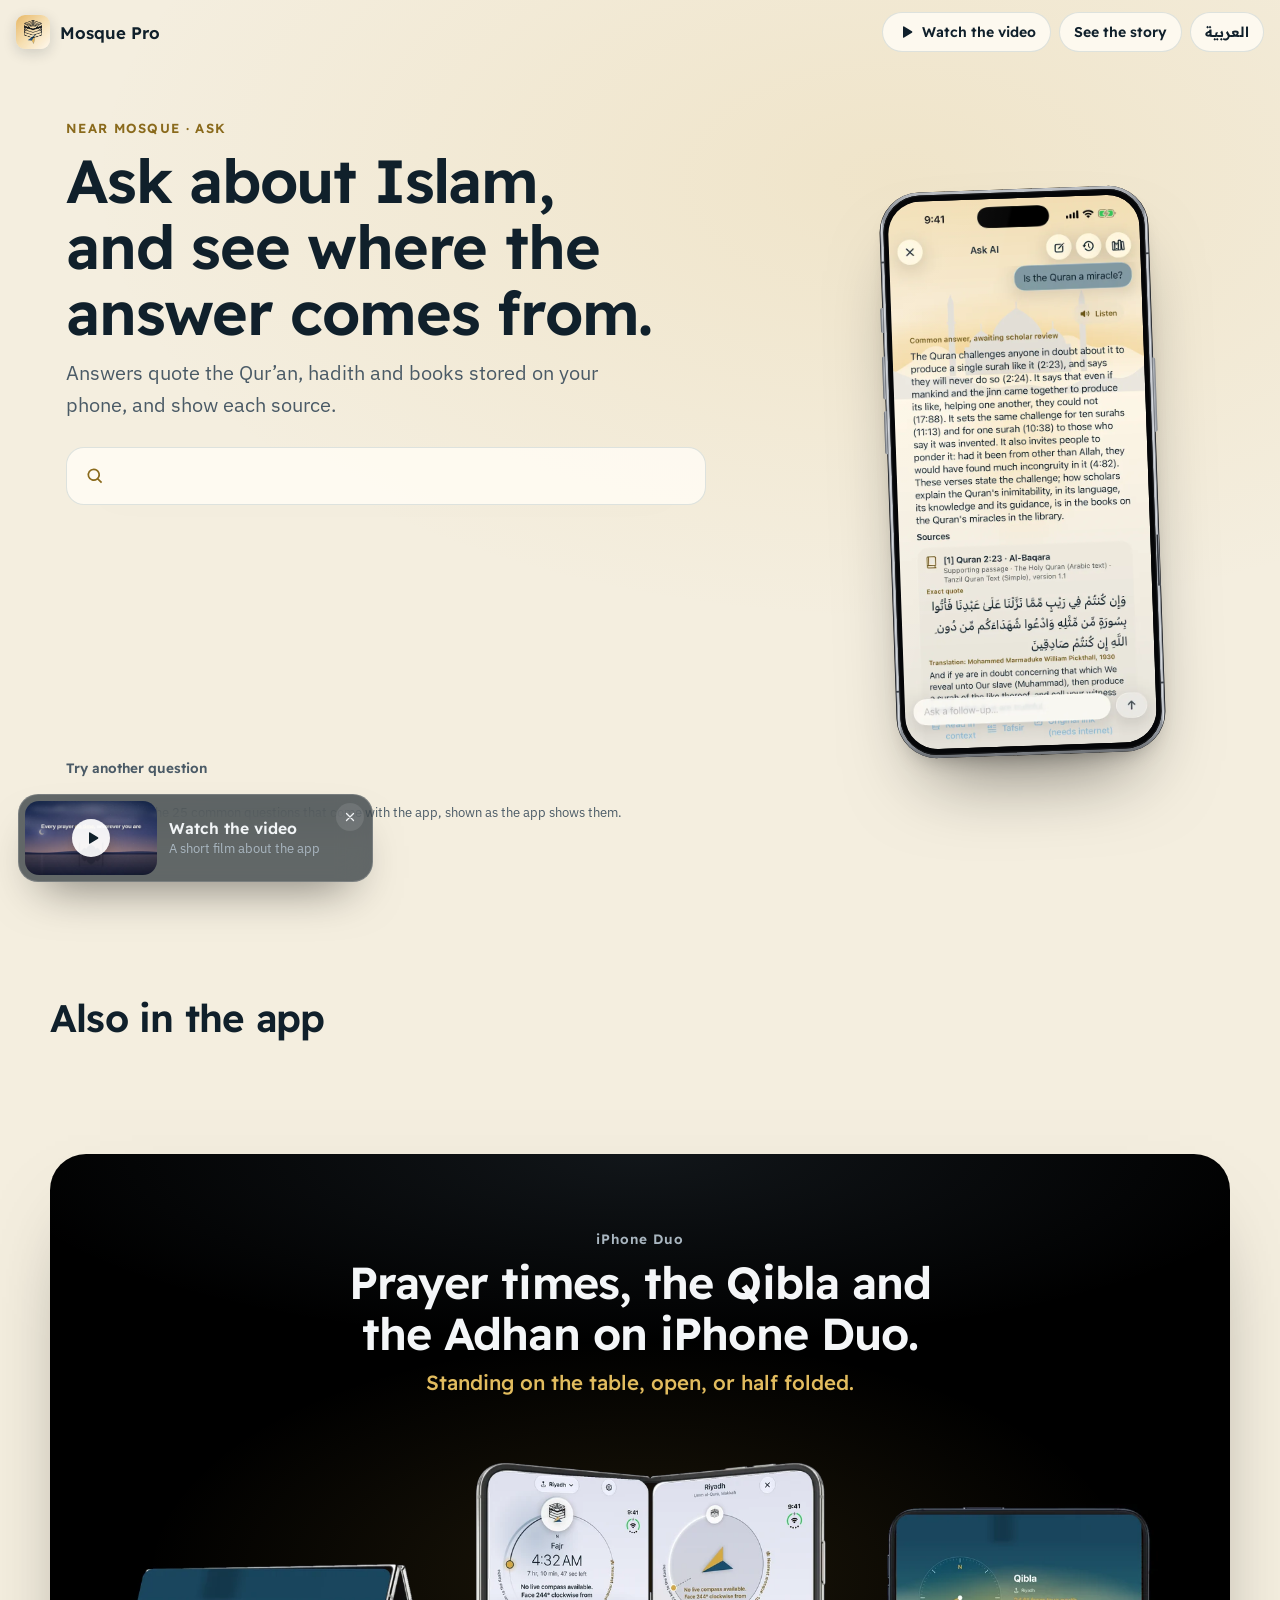
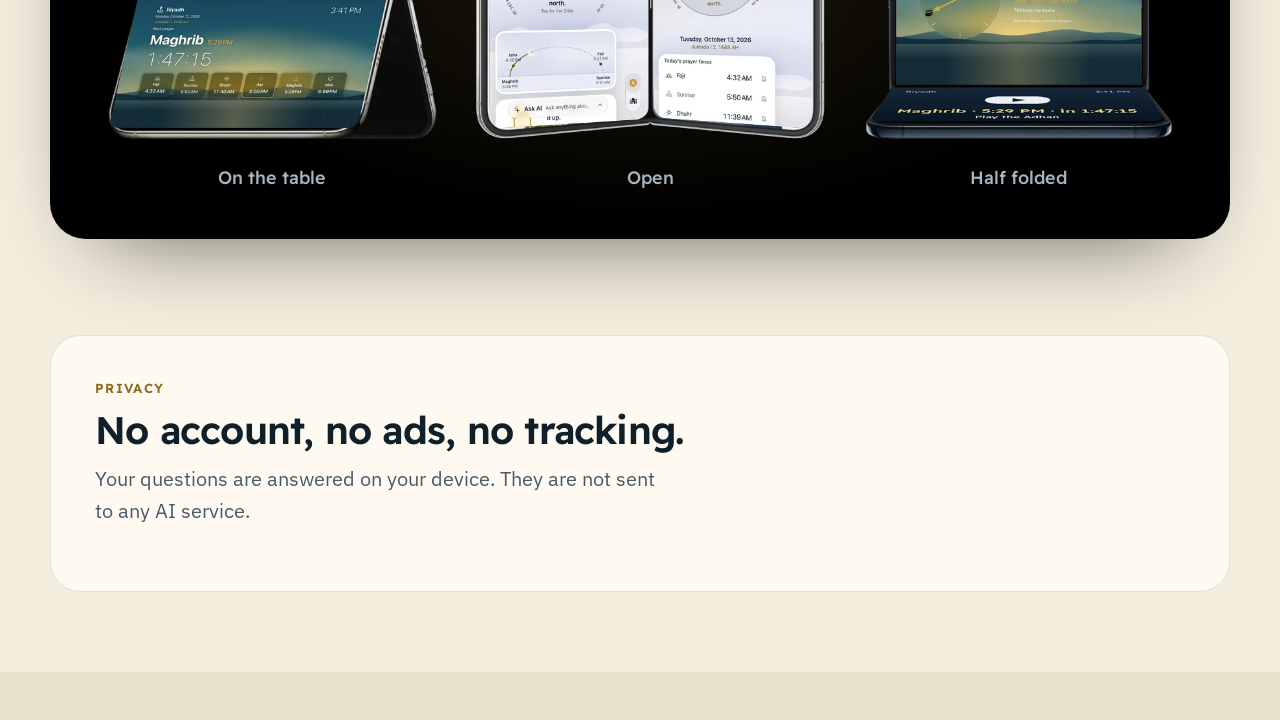
<file: website/4/index.html>
<!doctype html>
<html lang="en" dir="ltr">
<head>
<meta charset="utf-8">
<meta name="viewport" content="width=device-width, initial-scale=1, viewport-fit=cover">
<title>Near Mosque</title>
<meta name="description" content="Ask about Islam and see where every answer comes from. Prayer times, the Qibla and the nearest mosque too.">
<link rel="canonical" href="https://nearmosque.net/4/">
<meta name="theme-color" content="#F4EEDF" media="(prefers-color-scheme: light)">
<meta name="theme-color" content="#081B29" media="(prefers-color-scheme: dark)">
<link rel="icon" href="../assets/icon-180.png">
<link rel="apple-touch-icon" href="../assets/icon-180.png">
<link rel="preconnect" href="https://fonts.googleapis.com">
<link rel="preconnect" href="https://fonts.gstatic.com" crossorigin>
<link rel="stylesheet" href="https://fonts.googleapis.com/css2?family=IBM+Plex+Sans+Arabic:wght@400;500;600&family=IBM+Plex+Sans:wght@400;500;600&family=Readex+Pro:wght@400;500;600;700&display=swap">
<link rel="stylesheet" href="../devices.css">
<link rel="stylesheet" href="ask.css">
<link rel="stylesheet" href="../film.css">
<link rel="stylesheet" href="../duo.css">
</head>
<body>
<header class="bar">
  <a class="brand" href="./"><img src="../assets/icon.webp" alt="" width="34" height="34"><span data-t="title">Near Mosque</span></a>
  <nav class="tools"><a class="pill" href="../" data-t="story">See the story</a><button id="lang" class="pill" type="button" lang="ar">العربية</button></nav>
</header>

<section class="hero" aria-labelledby="h">
  <div class="hero-in">
    <div class="intro">
      <p class="eyebrow" data-t="eyebrow">Near Mosque · Ask</p>
      <h1 id="h" data-t="h1">Ask about Islam, and see where the answer comes from.</h1>
      <p class="lead" data-t="lead">Answers quote the Qur'an, hadith and books stored on your phone, and show each source.</p>
      <div class="ask" aria-live="polite">
        <div class="field"><svg viewBox="0 0 24 24" width="20" height="20" aria-hidden="true"><path d="M10.5 3a7.5 7.5 0 0 1 5.9 12.1l4.2 4.2-1.4 1.4-4.2-4.2A7.5 7.5 0 1 1 10.5 3Zm0 2a5.5 5.5 0 1 0 0 11 5.5 5.5 0 0 0 0-11Z" fill="currentColor"/></svg><span id="q" class="q"></span><span class="caret" aria-hidden="true"></span></div>
        <article class="answer" id="answer">
          <p class="badge" data-t="badge">Awaiting scholar review</p>
          <p class="summary" id="summary"></p>
          <p class="src-title" data-t="sources">Sources</p>
          <ul class="sources" id="sources"></ul>
          <p class="fine" data-t="fine">Answers quote their sources. They are not a fatwa.</p>
        </article>
      </div>
      <p class="try" data-t="try">Try another question</p>
      <div class="chips" id="chips"></div>
      <p class="note" data-t="note">These are 4 of the 25 common questions that come with the app, shown as the app shows them.</p>
    </div>
    <figure class="hero-phone"><div class="phone"><img id="hero-shot" src="../assets/en/iphone/04-ask.webp" alt="" width="440" height="956" fetchpriority="high"></div></figure>
  </div>
</section>

<main>
  <section class="get" aria-label="Download"><div class="stores" id="stores-top"></div></section>
  <section class="more" aria-labelledby="more-title">
    <h2 id="more-title" data-t="more">Also in the app</h2>
    <div class="cards" id="cards"></div>
  </section>
  <section data-duo></section>
  <section class="end" aria-labelledby="end-title">
    <p class="eyebrow" data-t="privacyEyebrow">Privacy</p>
    <h2 id="end-title" data-t="privacy">No account, no ads, no tracking.</h2>
    <p class="lead" data-t="privacyLine">Your questions are answered on your device. They are not sent to any AI service.</p>
    <div class="stores" id="stores-end"></div>
  </section>
</main>
<footer><nav id="foot"></nav></footer>
<script type="module" src="ask.js"></script>
<script type="module" src="../film.js"></script>
<script type="module" src="../duo.js"></script>
</body>
</html>
</file>
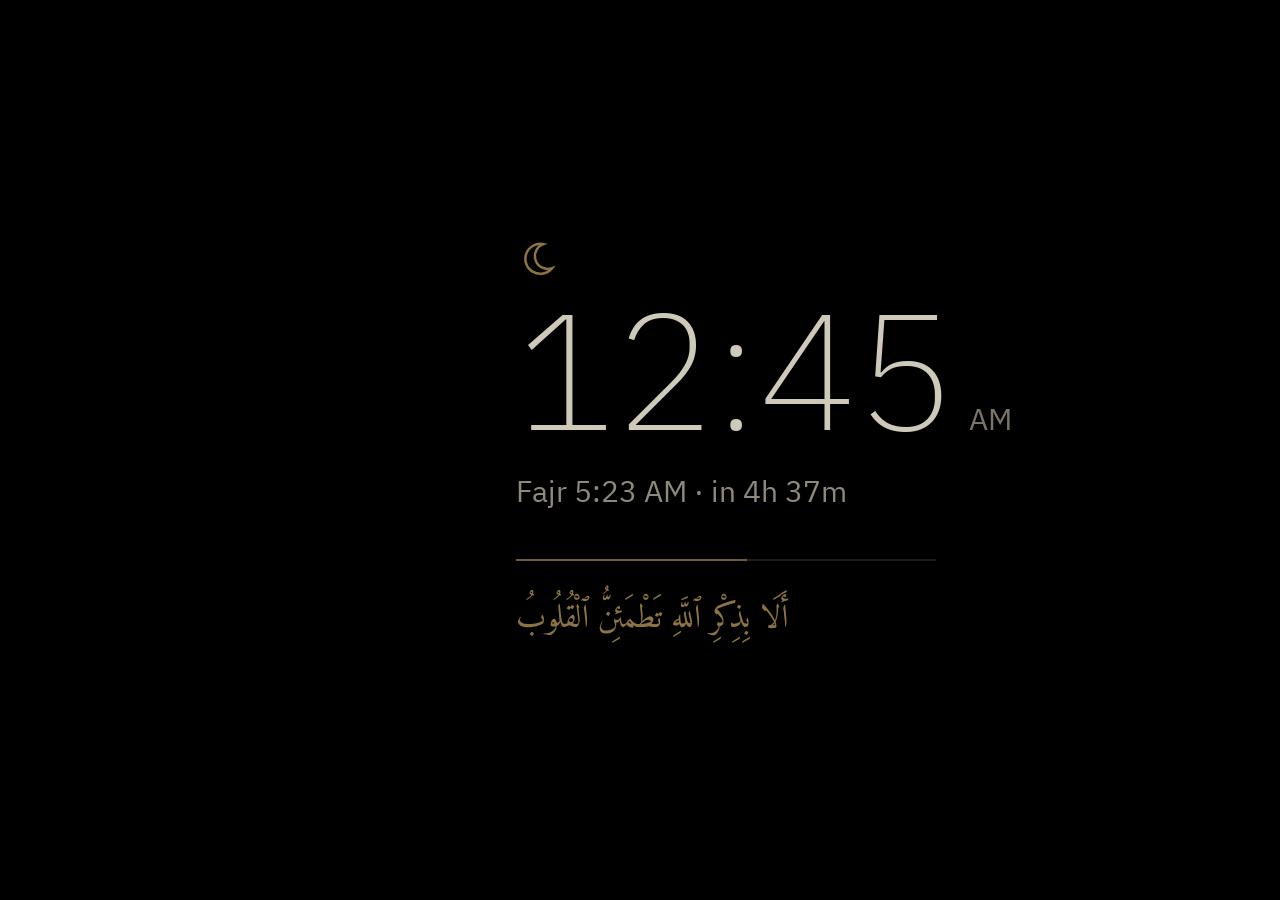
<file: website/tv/index.html>
<!doctype html>
<html lang="ar" dir="rtl">
<head>
<meta charset="utf-8">
<meta name="viewport" content="width=device-width, initial-scale=1">
<meta name="robots" content="noindex">
<title>Mosque Pro · TV</title>
<link rel="icon" href="../assets/icon-180.png">
<link rel="stylesheet" href="https://fonts.googleapis.com/css2?family=Reem+Kufi:wght@500;700&family=IBM+Plex+Sans+Arabic:wght@200;300;400;600&family=Amiri&display=swap">
<link rel="stylesheet" href="tv.css">
</head>
<body>

<main id="board" class="screen board">
 <div class="wall" aria-hidden="true"></div>
 <div id="page" class="page">
  <section class="hero">
    <header class="top">
      <div>
        <p id="greet" class="greet"></p>
        <p id="city" class="city"></p>
        <p class="date"><span id="date"></span><span class="sep"> · </span><span id="hijri" class="gold"></span></p>
      </div>
      <p class="clock"><span id="clock"></span></p>
    </header>

    <section class="arch" aria-live="off">
      <p id="next-label" class="label"></p>
      <p id="next-name" class="next-name"></p>
      <p id="next-at" class="next-at"></p>
      <p class="remain"><span id="countdown" class="countdown"></span><span id="remain-l" class="label"></span></p>
    </section>

    <section id="daily" class="daily">
      <p class="daily-head"><i></i><span id="daily-label"></span></p>
      <p id="daily-ar" class="daily-ar" lang="ar" dir="rtl"></p>
      <p id="daily-tr" class="daily-tr"></p>
      <p id="daily-ref" class="daily-ref"></p>
      <div class="chips">
        <p class="chip chip-play" id="chip-play" hidden><span id="play-l"></span><b id="play-now"></b></p>
        <p class="chip chip-gold" id="chip-fast" hidden><span id="fast-l"></span><b id="fast-at"></b></p>
        <p class="chip chip-gold" id="chip-kahf" hidden><span id="kahf-l"></span><b id="kahf"></b></p>
        <p class="chip" id="chip-iqama"><span id="iqama-l"></span><b id="iqama-at"></b></p>
        <p class="chip" id="chip-wx" hidden><span id="wx-chip-l"></span><b id="wx-chip"></b></p>
        <p class="chip" id="chip-net" hidden><span id="net-l"></span><b id="net" class="mint"></b></p>
      </div>
    </section>

    <section class="line" aria-hidden="true">
      <div class="rail"></div><div id="rail-done" class="rail-done"></div>
      <div id="marks"></div>
      <div id="sun" class="sun"></div>
    </section>
  </section>

  <section class="row" data-row="apps">
    <h3 id="apps-h" class="row-h"></h3>
    <div class="shelf-clip"><div id="shelf" class="shelf"></div></div>
  </section>

  <section class="row" data-row="quran">
    <h3 id="quran-h" class="row-h"></h3>
    <div class="shelf-clip"><div id="quran" class="shelf qshelf"></div></div>
  </section>

  <section class="row" data-row="today">
    <h3 id="today-h" class="row-h"></h3>
    <div id="today" class="cards"></div>
  </section>

  <section class="row" data-row="settings">
    <h3 id="settings-h" class="row-h"></h3>
    <div id="prefs" class="cards"></div>
  </section>
 </div>
 <p id="hint" class="hint-bar"></p>
</main>

<div id="picker" class="picker" hidden>
  <div class="picker-box">
    <h2 id="picker-h"></h2>
    <ol id="picker-list" class="picker-list"></ol>
    <p id="picker-keys" class="picker-keys"></p>
  </div>
</div>

<main id="adhan" class="screen adhan" hidden>
  <div class="arch-big"></div>
  <div class="adhan-text">
    <svg class="moon" viewBox="0 0 24 24" aria-hidden="true"><path d="M15.5 3.5a8.5 8.5 0 1 0 5 13.6A7 7 0 0 1 15.5 3.5z"/><path d="M18 6.5l.6 1.5 1.5.6-1.5.6-.6 1.5-.6-1.5-1.5-.6 1.5-.6z"/></svg>
    <p id="adhan-label" class="label"></p>
    <p id="adhan-name" class="adhan-name"></p>
    <p class="takbir" lang="ar" dir="rtl">ٱللَّهُ أَكْبَرُ ٱللَّهُ أَكْبَرُ</p>
  </div>
  <div id="ring" class="ring">
    <svg viewBox="0 0 160 160" aria-hidden="true">
      <circle cx="80" cy="80" r="70" class="ring-bg"/>
      <circle id="ring-fg" cx="80" cy="80" r="70" class="ring-fg" transform="rotate(-90 80 80)"/>
    </svg>
    <div class="ring-text"><span id="iqama-label"></span><b id="iqama-in"></b></div>
  </div>
  <p id="adhan-foot" class="foot foot-start"></p>
  <p id="adhan-hint" class="foot foot-end"></p>
</main>

<main id="lock" class="screen lock" hidden>
  <video id="lock-video" class="lock-video" muted loop playsinline preload="none" poster="wall.jpg"></video>
  <div class="lock-shade"></div>
  <div class="lock-top"><p id="lock-greet" class="lock-greet"></p><p id="lock-city" class="lock-city"></p></div>
  <div class="lock-main">
    <p class="lock-time"><span id="lock-clock"></span><span id="lock-ampm" class="lock-ampm"></span></p>
    <p id="lock-date" class="lock-date"></p>
    <p class="lock-next"><span id="lock-next-l"></span><b id="lock-next"></b><span id="lock-in" class="lock-in"></span></p>
    <p id="lock-play" class="lock-play" hidden></p>
  </div>
  <div class="lock-ayah"><p id="lock-ayah-ar" class="lock-ayah-ar" lang="ar" dir="rtl"></p><p id="lock-ayah-ref" class="lock-ayah-ref"></p></div>
  <p id="lock-hint" class="lock-hint"></p>
</main>

<main id="night" class="screen night" hidden>
  <div id="night-box" class="night-box">
    <svg class="night-moon" viewBox="0 0 24 24" aria-hidden="true"><path d="M15.5 3.5a8.5 8.5 0 1 0 5 13.6A7 7 0 0 1 15.5 3.5z"/></svg>
    <p class="night-time"><span id="night-clock" class="night-clock"></span><span id="night-ampm" class="night-ampm"></span></p>
    <p id="night-next" class="night-next"></p>
    <div class="night-bar"><div id="night-fill"></div></div>
    <p class="night-ayah" lang="ar" dir="rtl">أَلَا بِذِكْرِ ٱللَّهِ تَطْمَئِنُّ ٱلْقُلُوبُ</p>
  </div>
</main>


<audio id="adhan-audio" src="../assets/adhan.mp3" preload="none"></audio>
<audio id="quran-audio" preload="none"></audio>

<script src="launcher.js"></script>
<script type="module" src="tv.js"></script>
</body>
</html>
</file>
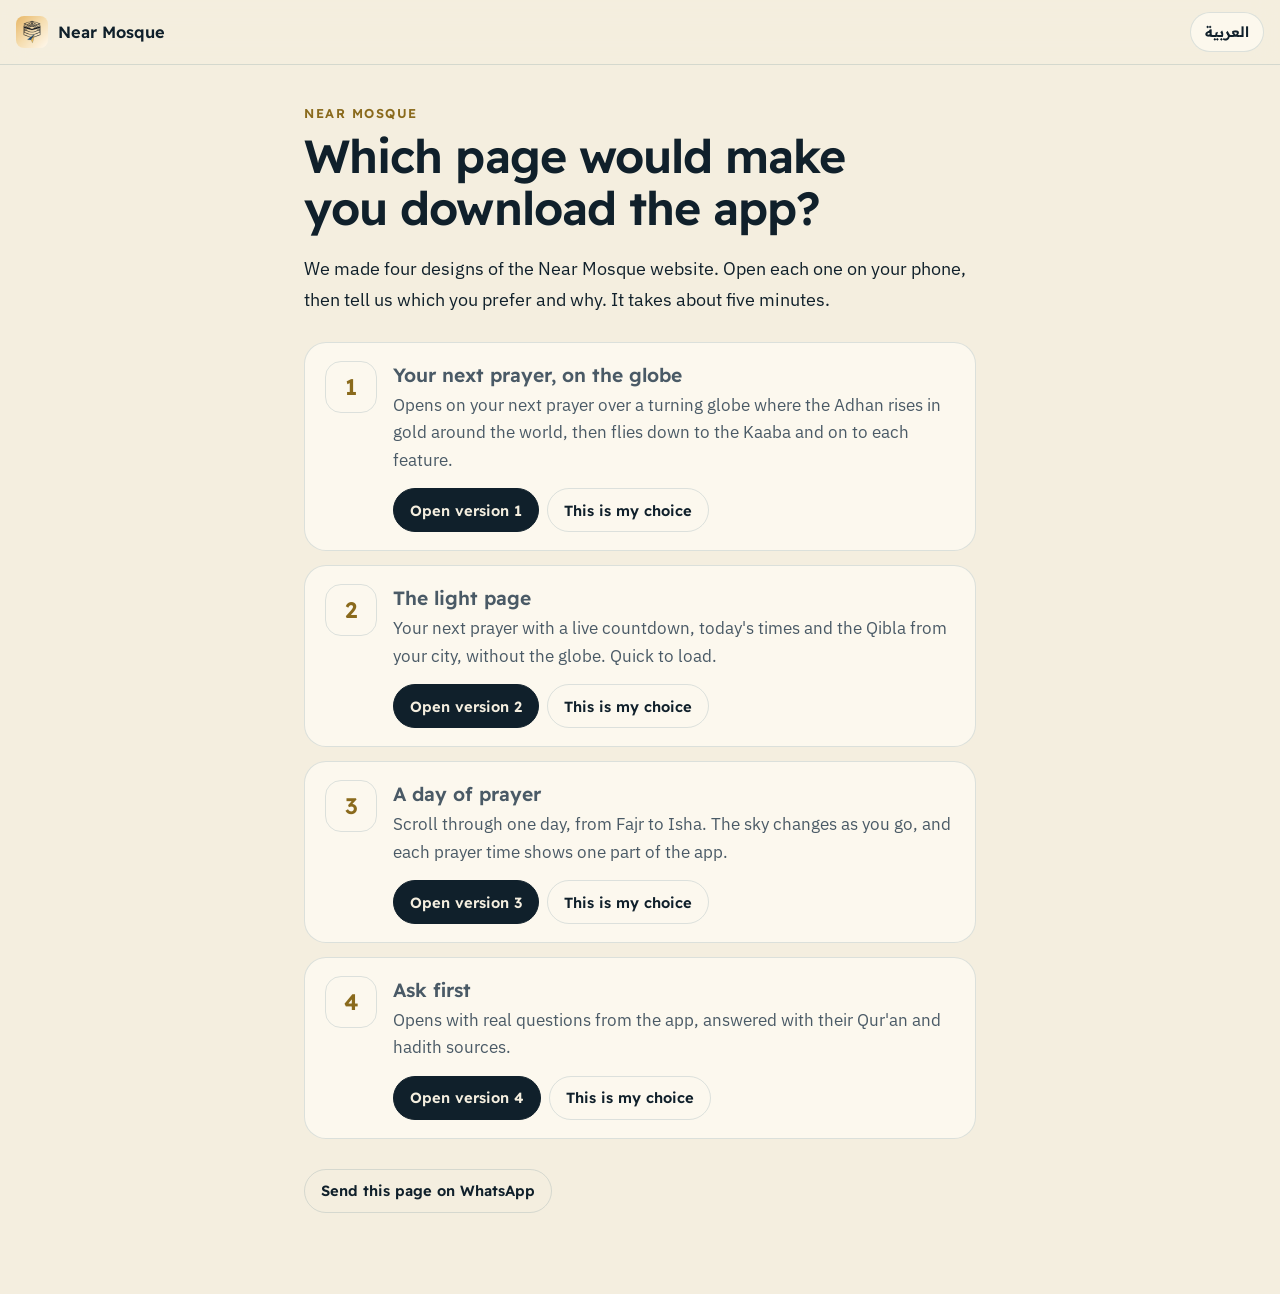
<file: website/versions/index.html>
<!doctype html>
<html lang="en" dir="ltr">
<head>
<meta charset="utf-8">
<meta name="viewport" content="width=device-width, initial-scale=1, viewport-fit=cover">
<title>Which page? · Near Mosque</title>
<meta name="description" content="Four designs of the Near Mosque website. Open each one and tell us which you prefer.">
<meta name="robots" content="noindex">
<link rel="canonical" href="https://nearmosque.net/versions/">
<meta name="theme-color" content="#F4EEDF" media="(prefers-color-scheme: light)">
<meta name="theme-color" content="#081B29" media="(prefers-color-scheme: dark)">
<link rel="icon" href="../assets/icon-180.png">
<link rel="preconnect" href="https://fonts.googleapis.com">
<link rel="preconnect" href="https://fonts.gstatic.com" crossorigin>
<link rel="stylesheet" href="https://fonts.googleapis.com/css2?family=IBM+Plex+Sans+Arabic:wght@400;600&family=IBM+Plex+Sans:wght@400;600&family=Readex+Pro:wght@600&display=swap">
<link rel="stylesheet" href="../legal.css">
<style>
  .versions { list-style: none; padding: 0; margin: 28px 0 0; display: grid; gap: 14px; }
  .versions li { display: grid; grid-template-columns: 52px minmax(0, 1fr); gap: 4px 16px; padding: 18px 20px; border-radius: 22px; background: var(--card); border: 1px solid var(--edge); }
  .num { grid-row: span 3; width: 52px; height: 52px; border-radius: 16px; display: grid; place-items: center; font: 600 1.4rem var(--font-display); color: var(--gold); border: 1px solid var(--edge); }
  .versions h2 { margin: 2px 0 0; font-size: 1.2rem; }
  .versions p { margin: 0; }
  .acts { display: flex; flex-wrap: wrap; gap: 8px; margin-top: 10px; }
  .btn { display: inline-flex; align-items: center; min-height: 44px; padding: 8px 16px; border-radius: 999px; font: 600 0.92rem var(--font-display); text-decoration: none; border: 1px solid var(--edge); color: var(--ink); }
  .btn.main { background: var(--ink); color: var(--ground); border-color: var(--ink); }
  .share { margin-top: 30px; }
</style>
</head>
<body>
<header class="top">
  <a class="brand" href="../" data-href="../"><img src="../assets/icon-180.png" alt="" width="32" height="32"><span data-en="Near Mosque" data-ar="أقرب مسجد">Near Mosque</span></a>
  <button id="lang" type="button" lang="ar">العربية</button>
</header>
<main>

<article lang="en" dir="ltr" data-title="Which page? · Near Mosque">
  <p class="eyebrow">Near Mosque</p>
  <h1>Which page would make you download the app?</h1>
  <p class="lead">We made four designs of the Near Mosque website. Open each one on your phone, then tell us which you prefer and why. It takes about five minutes.</p>
  <ol class="versions">
    <li><span class="num">1</span><h2>Your next prayer, on the globe</h2><p>Opens on your next prayer over a turning globe where the Adhan rises in gold around the world, then flies down to the Kaaba and on to each feature.</p>
      <div class="acts"><a class="btn main" href="../">Open version 1</a><a class="btn" href="mailto:app@vision.bz?subject=Near%20Mosque%20website%3A%20I%20prefer%20version%201&amp;body=I%20prefer%20version%201%20because%20">This is my choice</a></div></li>
    <li><span class="num">2</span><h2>The light page</h2><p>Your next prayer with a live countdown, today's times and the Qibla from your city, without the globe. Quick to load.</p>
      <div class="acts"><a class="btn main" href="../2/">Open version 2</a><a class="btn" href="mailto:app@vision.bz?subject=Near%20Mosque%20website%3A%20I%20prefer%20version%202&amp;body=I%20prefer%20version%202%20because%20">This is my choice</a></div></li>
    <li><span class="num">3</span><h2>A day of prayer</h2><p>Scroll through one day, from Fajr to Isha. The sky changes as you go, and each prayer time shows one part of the app.</p>
      <div class="acts"><a class="btn main" href="../3/">Open version 3</a><a class="btn" href="mailto:app@vision.bz?subject=Near%20Mosque%20website%3A%20I%20prefer%20version%203&amp;body=I%20prefer%20version%203%20because%20">This is my choice</a></div></li>
    <li><span class="num">4</span><h2>Ask first</h2><p>Opens with real questions from the app, answered with their Qur'an and hadith sources.</p>
      <div class="acts"><a class="btn main" href="../4/">Open version 4</a><a class="btn" href="mailto:app@vision.bz?subject=Near%20Mosque%20website%3A%20I%20prefer%20version%204&amp;body=I%20prefer%20version%204%20because%20">This is my choice</a></div></li>
  </ol>
  <p class="share"><a class="btn" href="https://wa.me/?text=Which%20Near%20Mosque%20website%20do%20you%20prefer%3F%20https%3A%2F%2Fnearmosque.net%2Fversions%2F" rel="noopener" target="_blank">Send this page on WhatsApp</a></p>
</article>

<article lang="ar" dir="rtl" data-title="أي صفحة؟ · أقرب مسجد">
  <p class="eyebrow">أقرب مسجد</p>
  <h1>أي صفحة تجعلك تنزّل التطبيق؟</h1>
  <p class="lead">صمّمنا أربع نسخ لموقع «أقرب مسجد». افتح كل نسخة من جوالك، ثم أخبرنا أيها تفضّل ولماذا. لن يستغرق ذلك أكثر من خمس دقائق.</p>
  <ol class="versions">
    <li><span class="num">1</span><h2>صلاتك القادمة على الكرة الأرضية</h2><p>تبدأ بصلاتك القادمة فوق كرة أرضية تدور ويرتفع فيها الأذان ذهبيًا حول العالم، ثم تنزل إلى الكعبة وتعرض مزايا التطبيق.</p>
      <div class="acts"><a class="btn main" href="../#ar">افتح النسخة 1</a><a class="btn" href="mailto:app@vision.bz?subject=%D9%85%D9%88%D9%82%D8%B9%20%D8%A3%D9%82%D8%B1%D8%A8%20%D9%85%D8%B3%D8%AC%D8%AF%3A%20%D8%A3%D9%81%D8%B6%D9%84%20%D8%A7%D9%84%D9%86%D8%B3%D8%AE%D8%A9%201&amp;body=%D8%A3%D9%81%D8%B6%D9%84%20%D8%A7%D9%84%D9%86%D8%B3%D8%AE%D8%A9%201%20%D9%84%D8%A3%D9%86%20">هذا اختياري</a></div></li>
    <li><span class="num">2</span><h2>الصفحة الخفيفة</h2><p>صلاتك القادمة مع عدّ تنازلي حي، ومواقيت اليوم، والقبلة من مدينتك، دون الكرة الأرضية. سريعة التحميل.</p>
      <div class="acts"><a class="btn main" href="../2/#ar">افتح النسخة 2</a><a class="btn" href="mailto:app@vision.bz?subject=%D9%85%D9%88%D9%82%D8%B9%20%D8%A3%D9%82%D8%B1%D8%A8%20%D9%85%D8%B3%D8%AC%D8%AF%3A%20%D8%A3%D9%81%D8%B6%D9%84%20%D8%A7%D9%84%D9%86%D8%B3%D8%AE%D8%A9%202&amp;body=%D8%A3%D9%81%D8%B6%D9%84%20%D8%A7%D9%84%D9%86%D8%B3%D8%AE%D8%A9%202%20%D9%84%D8%A3%D9%86%20">هذا اختياري</a></div></li>
    <li><span class="num">3</span><h2>يوم مع الصلاة</h2><p>مرّر عبر يوم كامل من الفجر إلى العشاء، تتغير السماء معك، وكل وقت صلاة يعرض جزءًا من التطبيق.</p>
      <div class="acts"><a class="btn main" href="../3/#ar">افتح النسخة 3</a><a class="btn" href="mailto:app@vision.bz?subject=%D9%85%D9%88%D9%82%D8%B9%20%D8%A3%D9%82%D8%B1%D8%A8%20%D9%85%D8%B3%D8%AC%D8%AF%3A%20%D8%A3%D9%81%D8%B6%D9%84%20%D8%A7%D9%84%D9%86%D8%B3%D8%AE%D8%A9%203&amp;body=%D8%A3%D9%81%D8%B6%D9%84%20%D8%A7%D9%84%D9%86%D8%B3%D8%AE%D8%A9%203%20%D9%84%D8%A3%D9%86%20">هذا اختياري</a></div></li>
    <li><span class="num">4</span><h2>اسأل أولًا</h2><p>تبدأ بأسئلة حقيقية من التطبيق، وإجاباتها مع مصادرها من القرآن والحديث.</p>
      <div class="acts"><a class="btn main" href="../4/#ar">افتح النسخة 4</a><a class="btn" href="mailto:app@vision.bz?subject=%D9%85%D9%88%D9%82%D8%B9%20%D8%A3%D9%82%D8%B1%D8%A8%20%D9%85%D8%B3%D8%AC%D8%AF%3A%20%D8%A3%D9%81%D8%B6%D9%84%20%D8%A7%D9%84%D9%86%D8%B3%D8%AE%D8%A9%204&amp;body=%D8%A3%D9%81%D8%B6%D9%84%20%D8%A7%D9%84%D9%86%D8%B3%D8%AE%D8%A9%204%20%D9%84%D8%A3%D9%86%20">هذا اختياري</a></div></li>
  </ol>
  <p class="share"><a class="btn" href="https://wa.me/?text=%D8%A3%D9%8A%20%D9%86%D8%B3%D8%AE%D8%A9%20%D9%85%D9%86%20%D9%85%D9%88%D9%82%D8%B9%20%C2%AB%D8%A3%D9%82%D8%B1%D8%A8%20%D9%85%D8%B3%D8%AC%D8%AF%C2%BB%20%D8%AA%D9%81%D8%B6%D9%91%D9%84%D8%9F%20https%3A%2F%2Fnearmosque.net%2Fversions%2F" rel="noopener" target="_blank">أرسل هذه الصفحة عبر واتساب</a></p>
</article>

</main>
<script src="../legal.js"></script>
</body>
</html>
</file>
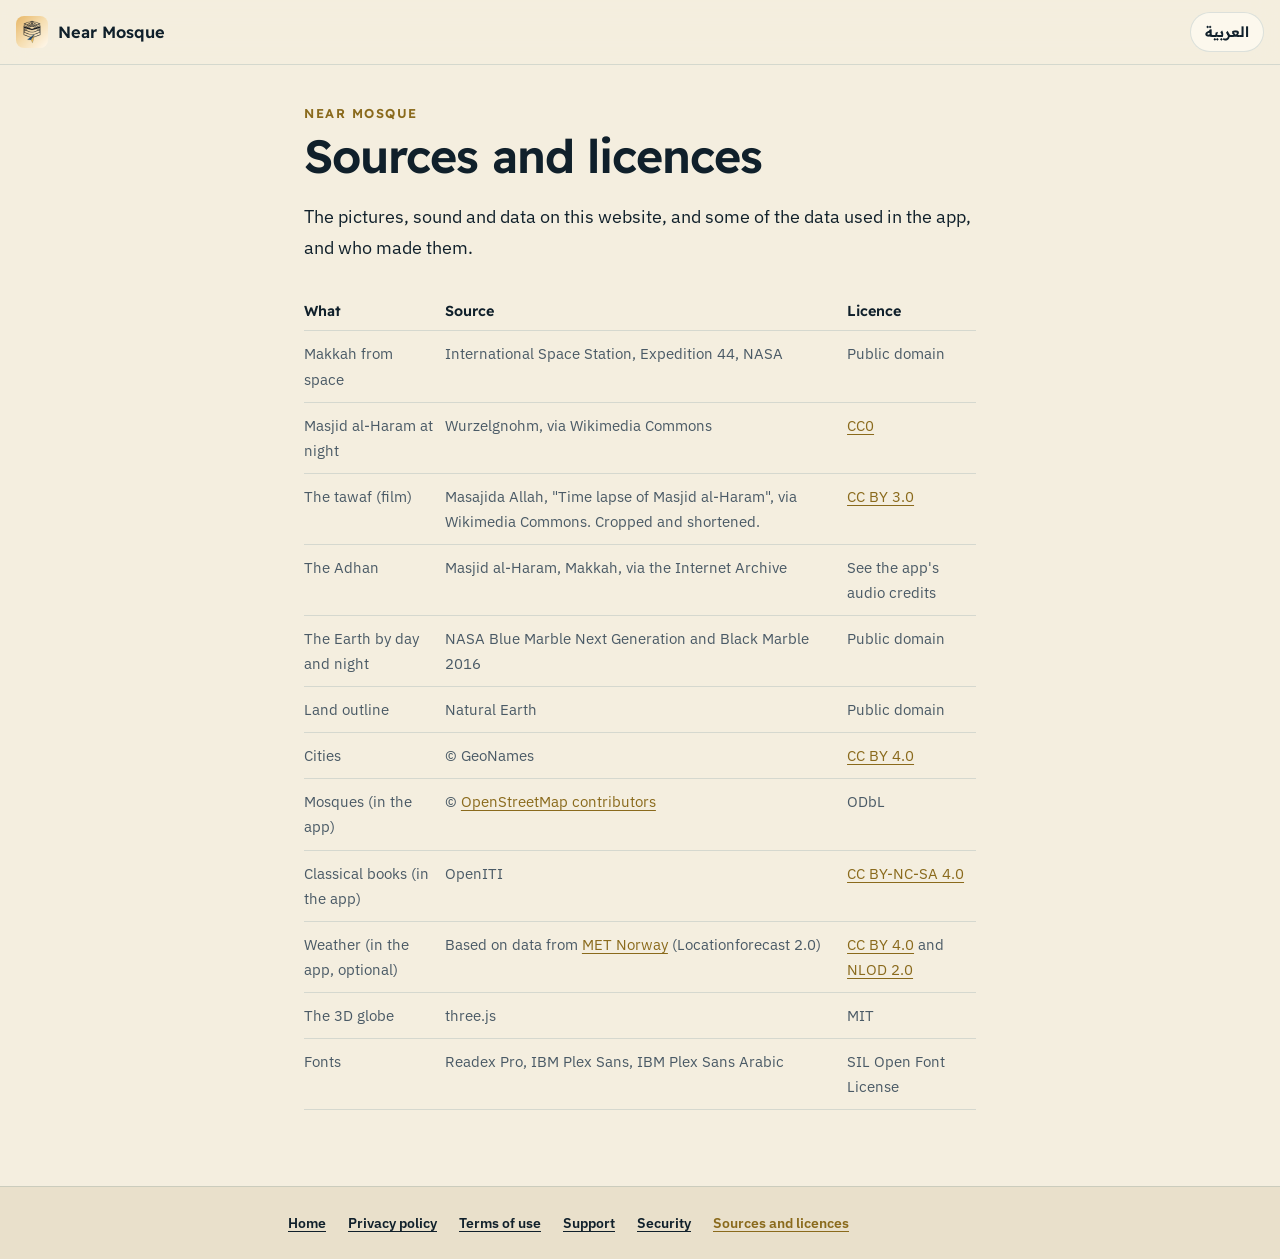
<file: website/credits.html>
<!doctype html>
<html lang="en" dir="ltr">
<head>
<meta charset="utf-8">
<meta name="viewport" content="width=device-width, initial-scale=1, viewport-fit=cover">
<title>Sources and licences · Near Mosque</title>
<meta name="description" content="The photographs, recordings, data and code used on the Near Mosque website, and some of the data used in the app, with their licences.">
<link rel="canonical" href="https://nearmosque.net/credits.html">
<meta name="theme-color" content="#F4EEDF" media="(prefers-color-scheme: light)">
<meta name="theme-color" content="#081B29" media="(prefers-color-scheme: dark)">
<link rel="icon" href="assets/icon-180.png">
<link rel="preconnect" href="https://fonts.googleapis.com">
<link rel="preconnect" href="https://fonts.gstatic.com" crossorigin>
<link rel="stylesheet" href="https://fonts.googleapis.com/css2?family=IBM+Plex+Sans+Arabic:wght@400;600&family=IBM+Plex+Sans:wght@400;600&family=Readex+Pro:wght@600&display=swap">
<link rel="stylesheet" href="legal.css">
</head>
<body>
<header class="top">
  <a class="brand" href="index.html" data-href="index.html"><img src="assets/icon-180.png" alt="" width="32" height="32"><span data-en="Near Mosque" data-ar="أقرب مسجد">Near Mosque</span></a>
  <button id="lang" type="button" lang="ar">العربية</button>
</header>
<main>

<article lang="en" dir="ltr" data-title="Sources and licences · Near Mosque">
  <p class="eyebrow">Near Mosque</p>
  <h1>Sources and licences</h1>
  <p class="lead">The pictures, sound and data on this website, and some of the data used in the app, and who made them.</p>
  <div class="table"><table>
    <thead><tr><th>What</th><th>Source</th><th>Licence</th></tr></thead>
    <tbody>
      <tr><td>Makkah from space</td><td>International Space Station, Expedition 44, NASA</td><td>Public domain</td></tr>
      <tr><td>Masjid al-Haram at night</td><td>Wurzelgnohm, via Wikimedia Commons</td><td><a href="https://creativecommons.org/publicdomain/zero/1.0/">CC0</a></td></tr>
      <tr><td>The tawaf (film)</td><td>Masajida Allah, "Time lapse of Masjid al-Haram", via Wikimedia Commons. Cropped and shortened.</td><td><a href="https://creativecommons.org/licenses/by/3.0/">CC BY 3.0</a></td></tr>
      <tr><td>The Adhan</td><td>Masjid al-Haram, Makkah, via the Internet Archive</td><td>See the app's audio credits</td></tr>
      <tr><td>The Earth by day and night</td><td>NASA Blue Marble Next Generation and Black Marble 2016</td><td>Public domain</td></tr>
      <tr><td>Land outline</td><td>Natural Earth</td><td>Public domain</td></tr>
      <tr><td>Cities</td><td>© GeoNames</td><td><a href="https://creativecommons.org/licenses/by/4.0/">CC BY 4.0</a></td></tr>
      <tr><td>Mosques (in the app)</td><td>© <a href="https://www.openstreetmap.org/copyright">OpenStreetMap contributors</a></td><td>ODbL</td></tr>
      <tr><td>Classical books (in the app)</td><td>OpenITI</td><td><a href="https://creativecommons.org/licenses/by-nc-sa/4.0/">CC BY-NC-SA 4.0</a></td></tr>
      <tr><td>Weather (in the app, optional)</td><td>Based on data from <a href="https://www.met.no/en">MET Norway</a> (Locationforecast 2.0)</td><td><a href="https://creativecommons.org/licenses/by/4.0/">CC BY 4.0</a> and <a href="https://data.norge.no/nlod/en/2.0/">NLOD 2.0</a></td></tr>
      <tr><td>The 3D globe</td><td>three.js</td><td>MIT</td></tr>
      <tr><td>Fonts</td><td>Readex Pro, IBM Plex Sans, IBM Plex Sans Arabic</td><td>SIL Open Font License</td></tr>
    </tbody>
  </table></div>
</article>

<article lang="ar" dir="rtl" data-title="المصادر والتراخيص · أقرب مسجد">
  <p class="eyebrow">أقرب مسجد</p>
  <h1>المصادر والتراخيص</h1>
  <p class="lead">الصور والصوت والبيانات المستخدمة في هذا الموقع، وبعض البيانات التي يستخدمها التطبيق، ومصدر كلٍّ منها.</p>
  <div class="table"><table>
    <thead><tr><th>المادة</th><th>المصدر</th><th>الترخيص</th></tr></thead>
    <tbody>
      <tr><td>مكة من الفضاء</td><td>محطة الفضاء الدولية، البعثة 44، ناسا</td><td>ملكية عامة</td></tr>
      <tr><td>المسجد الحرام ليلًا</td><td>Wurzelgnohm، عبر ويكيميديا كومنز</td><td><a href="https://creativecommons.org/publicdomain/zero/1.0/">CC0</a></td></tr>
      <tr><td>الطواف (مقطع مصوّر)</td><td>Masajida Allah، «Time lapse of Masjid al-Haram»، عبر ويكيميديا كومنز، مقصوص ومختصر</td><td><a href="https://creativecommons.org/licenses/by/3.0/">CC BY 3.0</a></td></tr>
      <tr><td>الأذان</td><td>المسجد الحرام، مكة المكرمة، عبر Internet Archive</td><td>انظر بيان التسجيلات في التطبيق</td></tr>
      <tr><td>الأرض نهارًا وليلًا</td><td>NASA Blue Marble Next Generation وBlack Marble 2016</td><td>ملكية عامة</td></tr>
      <tr><td>حدود اليابسة</td><td>Natural Earth</td><td>ملكية عامة</td></tr>
      <tr><td>المدن</td><td>© GeoNames</td><td><a href="https://creativecommons.org/licenses/by/4.0/">CC BY 4.0</a></td></tr>
      <tr><td>المساجد (في التطبيق)</td><td>© <a href="https://www.openstreetmap.org/copyright">المساهمون في OpenStreetMap</a></td><td>ODbL</td></tr>
      <tr><td>أمهات الكتب (في التطبيق)</td><td>OpenITI</td><td><a href="https://creativecommons.org/licenses/by-nc-sa/4.0/">CC BY-NC-SA 4.0</a></td></tr>
      <tr><td>الطقس (في التطبيق، اختياري)</td><td>استنادًا إلى بيانات <a href="https://www.met.no/en">MET Norway</a> (Locationforecast 2.0)</td><td><a href="https://creativecommons.org/licenses/by/4.0/">CC BY 4.0</a> و<a href="https://data.norge.no/nlod/en/2.0/">NLOD 2.0</a></td></tr>
      <tr><td>الكرة الأرضية ثلاثية الأبعاد</td><td>three.js</td><td>MIT</td></tr>
      <tr><td>الخطوط</td><td>Readex Pro وIBM Plex Sans وIBM Plex Sans Arabic</td><td>SIL Open Font License</td></tr>
    </tbody>
  </table></div>
</article>

</main>
<footer><div><a href="index.html" data-href="index.html" data-en="Home" data-ar="الرئيسية">Home</a><a href="privacy.html" data-href="privacy.html" data-en="Privacy policy" data-ar="سياسة الخصوصية">Privacy policy</a><a href="terms.html" data-href="terms.html" data-en="Terms of use" data-ar="شروط الاستخدام">Terms of use</a><a href="support.html" data-href="support.html" data-en="Support" data-ar="الدعم">Support</a><a href="security.html" data-href="security.html" data-en="Security" data-ar="الأمان">Security</a><a href="credits.html" data-href="credits.html" data-en="Sources and licences" data-ar="المصادر والتراخيص" aria-current="page">Sources and licences</a></div></footer>
<script src="legal.js"></script>
</body>
</html>
</file>
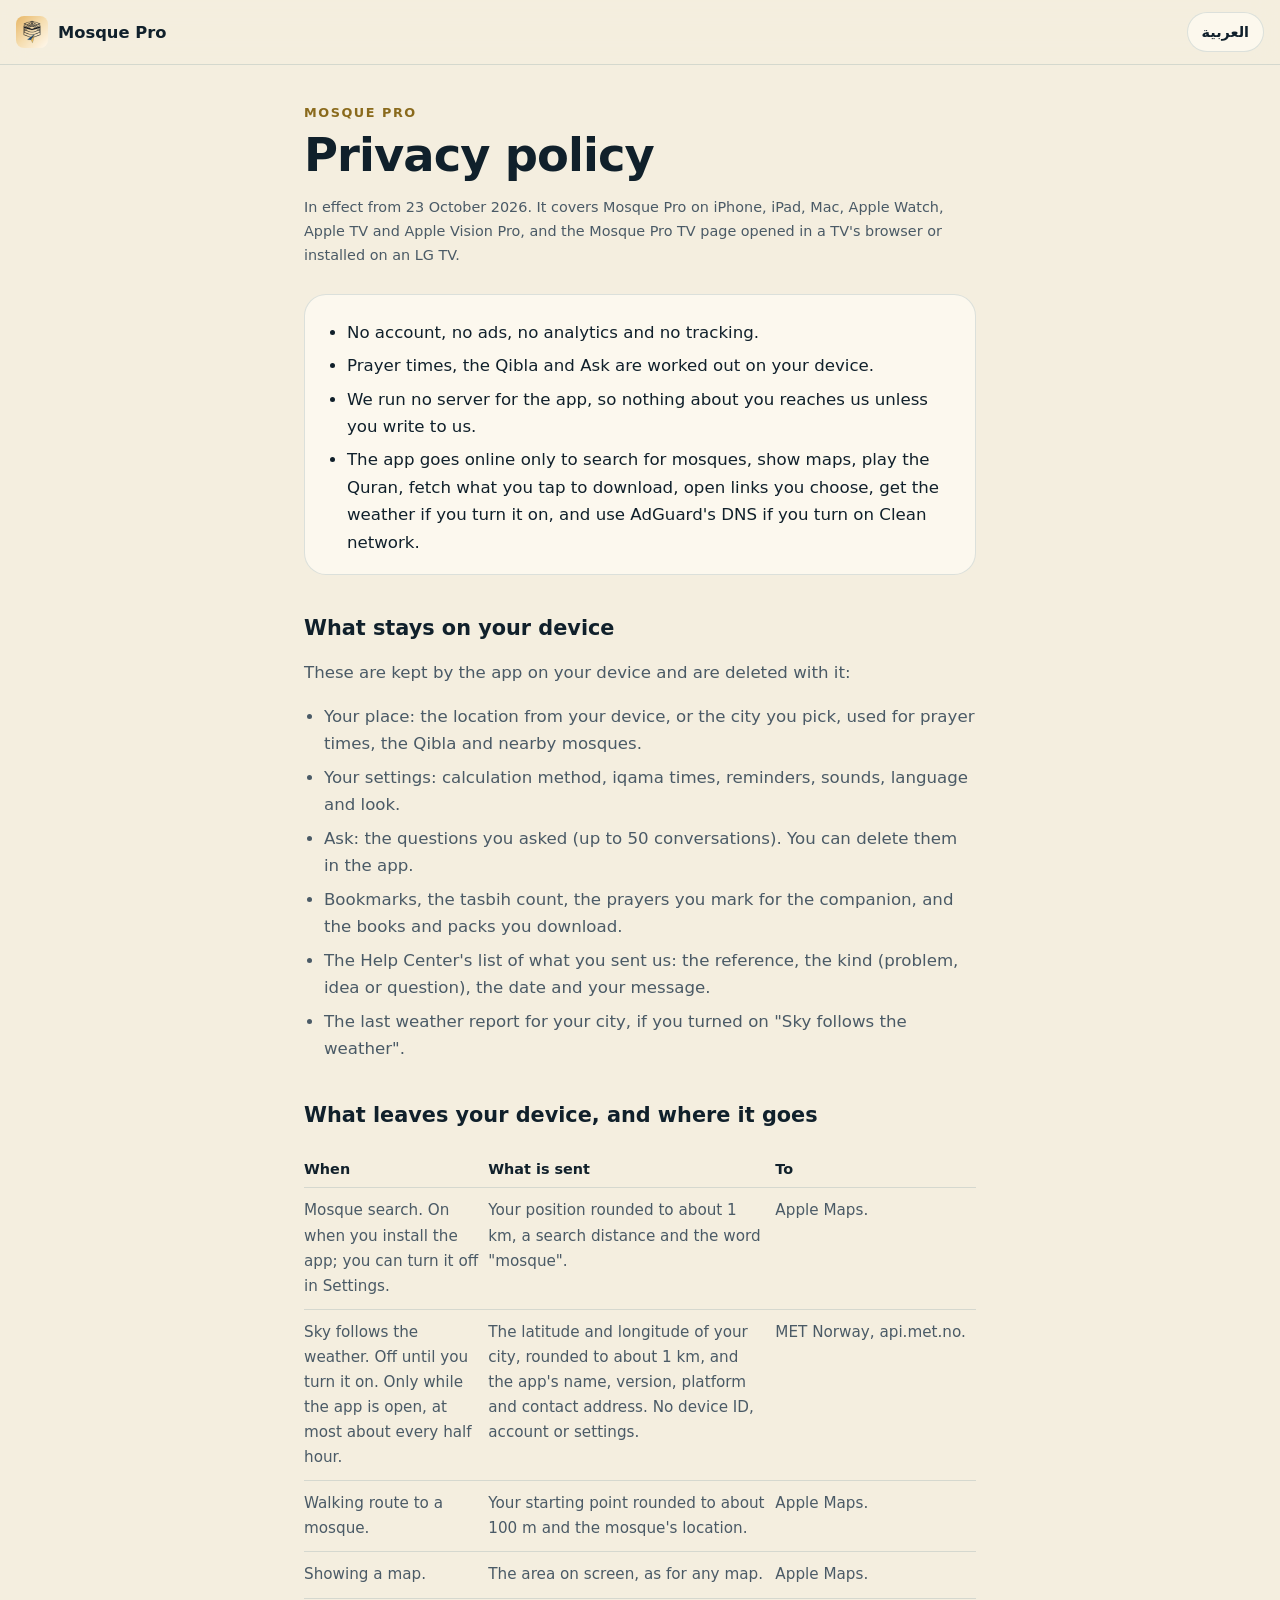
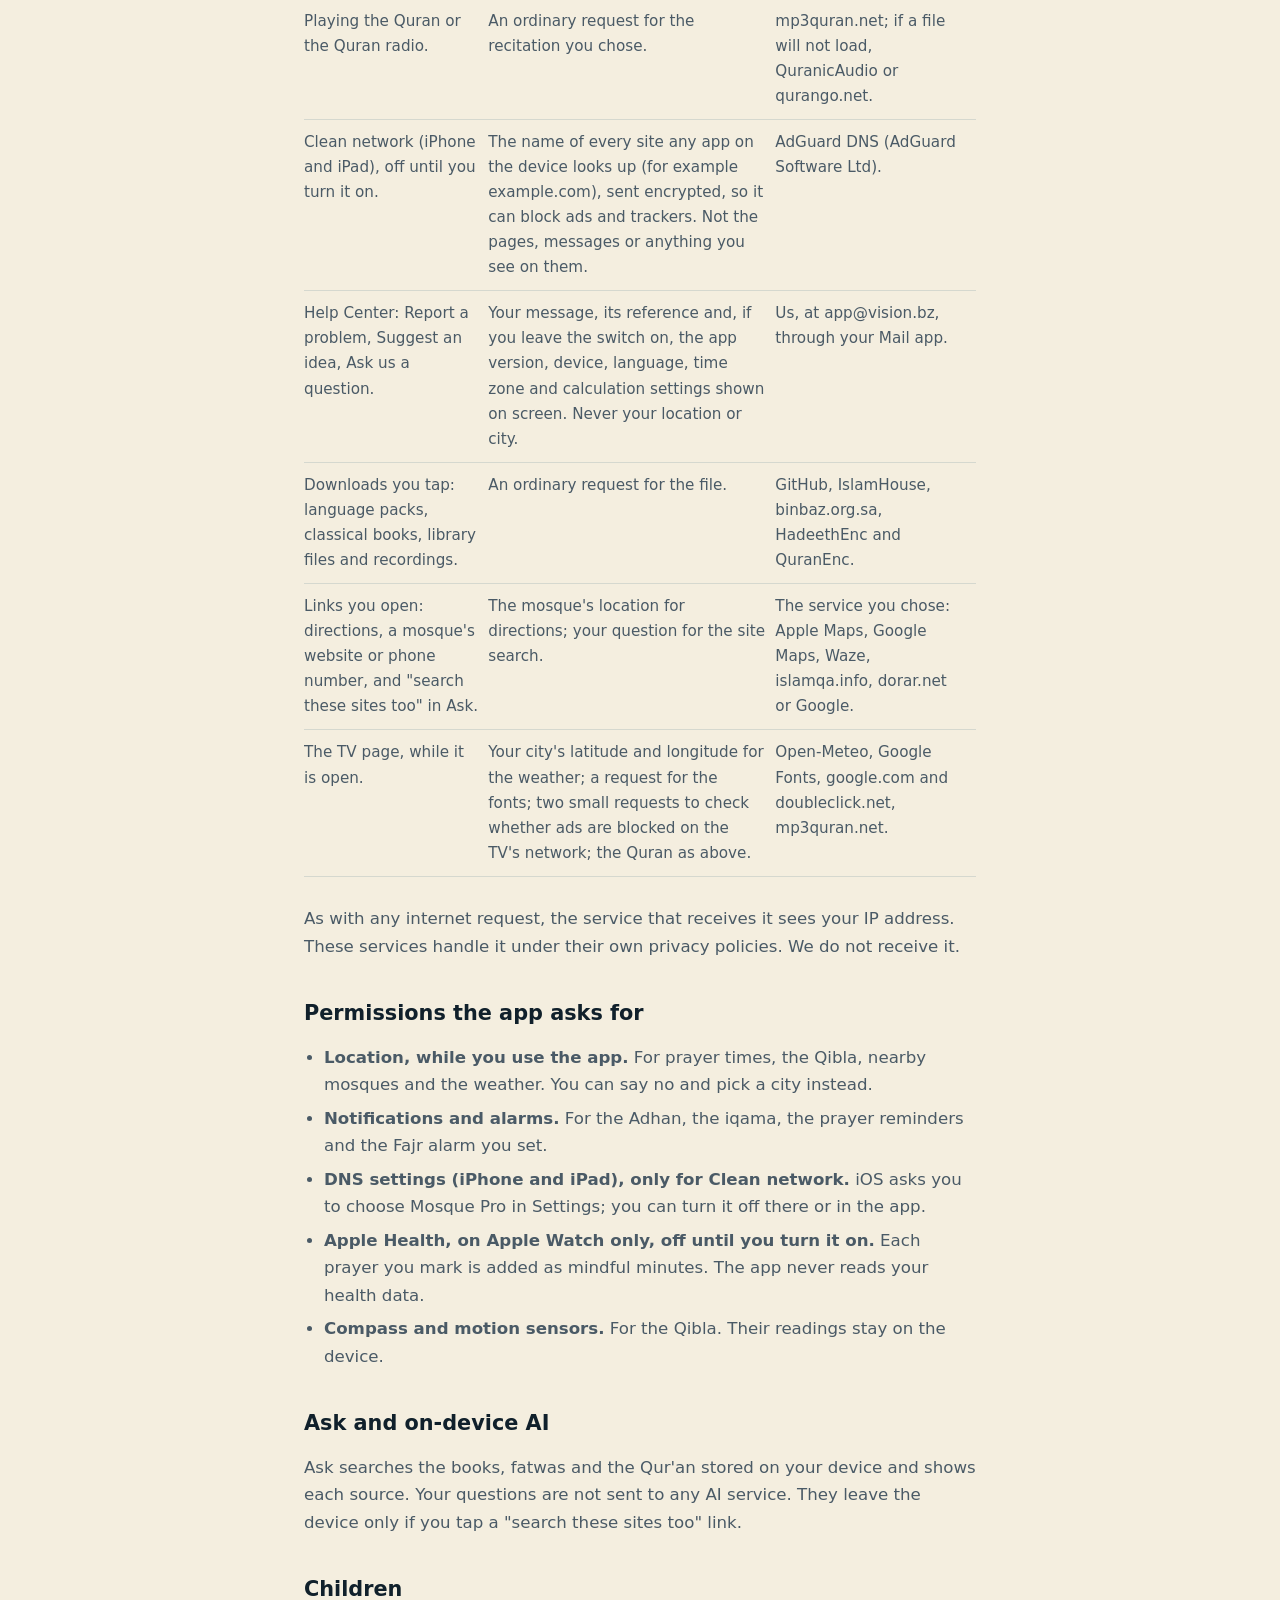
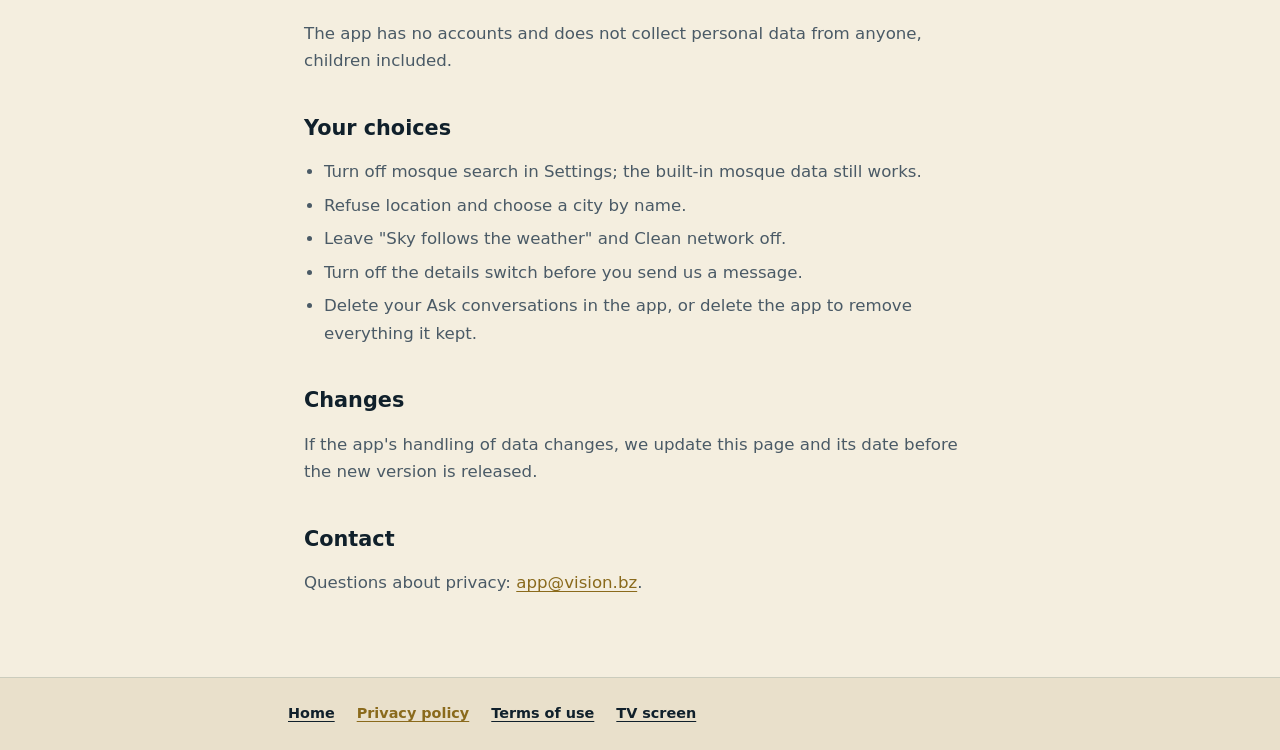
<file: website/privacy.html>
<!doctype html>
<html lang="en" dir="ltr">
<head>
<meta charset="utf-8">
<meta name="viewport" content="width=device-width, initial-scale=1, viewport-fit=cover">
<title>Privacy policy · Mosque Pro</title>
<meta name="description" content="What Mosque Pro keeps on your device, what it sends and to whom, and the choices you have.">
<link rel="canonical" href="https://nearmosque.net/mosque-pro/privacy.html">
<meta name="theme-color" content="#F4EEDF" media="(prefers-color-scheme: light)">
<meta name="theme-color" content="#081B29" media="(prefers-color-scheme: dark)">
<link rel="icon" href="assets/icon-180.png">
<link rel="stylesheet" href="legal.css">
</head>
<body>
<header class="top">
  <a class="brand" href="index.html" data-href="index.html"><img src="assets/icon-180.png" alt="" width="32" height="32"><span data-en="Mosque Pro" data-ar="مسجد وأكثر">Mosque Pro</span></a>
  <button id="lang" type="button" lang="ar">العربية</button>
</header>
<main>

<article lang="en" dir="ltr" data-title="Privacy policy · Mosque Pro">
  <p class="eyebrow">Mosque Pro</p>
  <h1>Privacy policy</h1>
  <p class="meta">In effect from 23 October 2026. It covers Mosque Pro on iPhone, iPad, Mac, Apple Watch, Apple TV and Apple Vision Pro, and the Mosque Pro TV page opened in a TV's browser or installed on an LG TV.</p>
  <div class="summary">
    <ul>
      <li>No account, no ads, no analytics and no tracking.</li>
      <li>Prayer times, the Qibla and Ask are worked out on your device.</li>
      <li>We run no server for the app, so nothing about you reaches us unless you write to us.</li>
      <li>The app goes online only to search for mosques, show maps, play the Quran, fetch what you tap to download, open links you choose, get the weather if you turn it on, and use AdGuard's DNS if you turn on Clean network.</li>
    </ul>
  </div>

  <h2>What stays on your device</h2>
  <p>These are kept by the app on your device and are deleted with it:</p>
  <ul>
    <li>Your place: the location from your device, or the city you pick, used for prayer times, the Qibla and nearby mosques.</li>
    <li>Your settings: calculation method, iqama times, reminders, sounds, language and look.</li>
    <li>Ask: the questions you asked (up to 50 conversations). You can delete them in the app.</li>
    <li>Bookmarks, the tasbih count, the prayers you mark for the companion, and the books and packs you download.</li>
    <li>The Help Center's list of what you sent us: the reference, the kind (problem, idea or question), the date and your message.</li>
    <li>The last weather report for your city, if you turned on "Sky follows the weather".</li>
  </ul>

  <h2>What leaves your device, and where it goes</h2>
  <div class="table"><table>
    <thead><tr><th>When</th><th>What is sent</th><th>To</th></tr></thead>
    <tbody>
      <tr><td>Mosque search. On when you install the app; you can turn it off in Settings.</td><td>Your position rounded to about 1 km, a search distance and the word "mosque".</td><td>Apple Maps.</td></tr>
      <tr><td>Sky follows the weather. Off until you turn it on. Only while the app is open, at most about every half hour.</td><td>The latitude and longitude of your city, rounded to about 1 km, and the app's name, version, platform and contact address. No device ID, account or settings.</td><td>MET Norway, api.met.no.</td></tr>
      <tr><td>Walking route to a mosque.</td><td>Your starting point rounded to about 100 m and the mosque's location.</td><td>Apple Maps.</td></tr>
      <tr><td>Showing a map.</td><td>The area on screen, as for any map.</td><td>Apple Maps.</td></tr>
      <tr><td>Playing the Quran or the Quran radio.</td><td>An ordinary request for the recitation you chose.</td><td>mp3quran.net; if a file will not load, QuranicAudio or qurango.net.</td></tr>
      <tr><td>Clean network (iPhone and iPad), off until you turn it on.</td><td>The name of every site any app on the device looks up (for example example.com), sent encrypted, so it can block ads and trackers. Not the pages, messages or anything you see on them.</td><td>AdGuard DNS (AdGuard Software Ltd).</td></tr>
      <tr><td>Help Center: Report a problem, Suggest an idea, Ask us a question.</td><td>Your message, its reference and, if you leave the switch on, the app version, device, language, time zone and calculation settings shown on screen. Never your location or city.</td><td>Us, at app@vision.bz, through your Mail app.</td></tr>
      <tr><td>Downloads you tap: language packs, classical books, library files and recordings.</td><td>An ordinary request for the file.</td><td>GitHub, IslamHouse, binbaz.org.sa, HadeethEnc and QuranEnc.</td></tr>
      <tr><td>Links you open: directions, a mosque's website or phone number, and "search these sites too" in Ask.</td><td>The mosque's location for directions; your question for the site search.</td><td>The service you chose: Apple Maps, Google Maps, Waze, islamqa.info, dorar.net or Google.</td></tr>
      <tr><td>The TV page, while it is open.</td><td>Your city's latitude and longitude for the weather; a request for the fonts; two small requests to check whether ads are blocked on the TV's network; the Quran as above.</td><td>Open-Meteo, Google Fonts, google.com and doubleclick.net, mp3quran.net.</td></tr>
    </tbody>
  </table></div>
  <p>As with any internet request, the service that receives it sees your IP address. These services handle it under their own privacy policies. We do not receive it.</p>

  <h2>Permissions the app asks for</h2>
  <ul>
    <li><strong>Location, while you use the app.</strong> For prayer times, the Qibla, nearby mosques and the weather. You can say no and pick a city instead.</li>
    <li><strong>Notifications and alarms.</strong> For the Adhan, the iqama, the prayer reminders and the Fajr alarm you set.</li>
    <li><strong>DNS settings (iPhone and iPad), only for Clean network.</strong> iOS asks you to choose Mosque Pro in Settings; you can turn it off there or in the app.</li>
    <li><strong>Apple Health, on Apple Watch only, off until you turn it on.</strong> Each prayer you mark is added as mindful minutes. The app never reads your health data.</li>
    <li><strong>Compass and motion sensors.</strong> For the Qibla. Their readings stay on the device.</li>
  </ul>

  <h2>Ask and on-device AI</h2>
  <p>Ask searches the books, fatwas and the Qur'an stored on your device and shows each source. Your questions are not sent to any AI service. They leave the device only if you tap a "search these sites too" link.</p>

  <h2>Children</h2>
  <p>The app has no accounts and does not collect personal data from anyone, children included.</p>

  <h2>Your choices</h2>
  <ul>
    <li>Turn off mosque search in Settings; the built-in mosque data still works.</li>
    <li>Refuse location and choose a city by name.</li>
    <li>Leave "Sky follows the weather" and Clean network off.</li>
    <li>Turn off the details switch before you send us a message.</li>
    <li>Delete your Ask conversations in the app, or delete the app to remove everything it kept.</li>
  </ul>

  <h2>Changes</h2>
  <p>If the app's handling of data changes, we update this page and its date before the new version is released.</p>

  <h2>Contact</h2>
  <p>Questions about privacy: <a href="mailto:app@vision.bz">app@vision.bz</a>.</p>
</article>

<article lang="ar" dir="rtl" data-title="سياسة الخصوصية · مسجد وأكثر">
  <p class="eyebrow">مسجد وأكثر</p>
  <h1>سياسة الخصوصية</h1>
  <p class="meta">سارية من 23 أكتوبر 2026، وتشمل «مسجد وأكثر» على آيفون وآيباد وماك وApple Watch وApple TV وApple Vision Pro، وصفحة «مسجد وأكثر» للتلفاز في متصفح التلفاز أو مثبّتةً على تلفاز LG.</p>
  <div class="summary">
    <ul>
      <li>لا حساب ولا إعلانات ولا تحليلات ولا تتبّع.</li>
      <li>تُحسب مواقيت الصلاة والقبلة وإجابات «اسأل» على جهازك.</li>
      <li>لا نشغّل خادمًا للتطبيق، فلا يصلنا عنك شيء إلا إذا راسلتنا.</li>
      <li>لا يتصل التطبيق بالإنترنت إلا للبحث عن المساجد، وعرض الخرائط، وتشغيل القرآن، وتنزيل ما تطلبه، وفتح الروابط التي تختارها، وجلب الطقس إن فعّلته، واستخدام DNS من AdGuard إن فعّلت «شبكة نظيفة».</li>
    </ul>
  </div>

  <h2>ما يبقى على جهازك</h2>
  <p>يحفظ التطبيق ما يلي على جهازك، ويُحذف بحذفه:</p>
  <ul>
    <li>مكانك: الموقع من جهازك أو المدينة التي تختارها، لحساب المواقيت والقبلة وأقرب المساجد.</li>
    <li>إعداداتك: طريقة الحساب وأوقات الإقامة والتنبيهات والأصوات واللغة والمظهر.</li>
    <li>«اسأل»: الأسئلة التي طرحتها (حتى 50 محادثة)، ويمكنك حذفها من التطبيق.</li>
    <li>العلامات المرجعية وعدد التسبيح والصلوات التي تسجّلها للرفيق، والكتب والحزم التي تنزّلها.</li>
    <li>قائمة ما أرسلته إلينا من «مركز المساعدة»: الرقم المرجعي والنوع (مشكلة أو فكرة أو سؤال) والتاريخ ورسالتك.</li>
    <li>آخر نشرة طقس لمدينتك إن فعّلت «سماء حسب الطقس».</li>
  </ul>

  <h2>ما يخرج من جهازك، وإلى أين</h2>
  <div class="table"><table>
    <thead><tr><th>متى</th><th>ما يُرسل</th><th>إلى من</th></tr></thead>
    <tbody>
      <tr><td>البحث عن المساجد. مفعّل عند التثبيت، ويمكنك إيقافه من الإعدادات.</td><td>موقعك مقرّبًا إلى نحو كيلومتر، ومسافة البحث، وكلمة «مسجد».</td><td>خرائط Apple.</td></tr>
      <tr><td>«سماء حسب الطقس». لا تعمل حتى تفعّلها، وأثناء فتح التطبيق فقط، مرة كل نصف ساعة تقريبًا على الأكثر.</td><td>خطّا العرض والطول لمدينتك مقرّبين إلى نحو كيلومتر، واسم التطبيق وإصداره ونظام التشغيل وعنوان التواصل. لا معرّف للجهاز ولا حساب ولا إعدادات.</td><td>MET Norway، api.met.no.</td></tr>
      <tr><td>طريق المشي إلى المسجد.</td><td>نقطة انطلاقك مقرّبة إلى نحو 100 متر، وموقع المسجد.</td><td>خرائط Apple.</td></tr>
      <tr><td>عرض الخريطة.</td><td>المنطقة الظاهرة على الشاشة، كما في أي خريطة.</td><td>خرائط Apple.</td></tr>
      <tr><td>تشغيل القرآن أو إذاعة القرآن.</td><td>طلب عادي للتلاوة التي اخترتها.</td><td>mp3quran.net، وإن تعذّر الملف فـQuranicAudio أو qurango.net.</td></tr>
      <tr><td>«شبكة نظيفة» (آيفون وآيباد)، لا تعمل حتى تفعّلها.</td><td>اسم كل موقع يطلبه أي تطبيق على الجهاز (مثل example.com)، مشفّرًا، ليحجب الإعلانات والمتتبعات. لا الصفحات ولا الرسائل ولا ما تراه فيها.</td><td>AdGuard DNS (شركة AdGuard Software Ltd).</td></tr>
      <tr><td>«مركز المساعدة»: الإبلاغ عن مشكلة، واقتراح فكرة، وطرح سؤال.</td><td>رسالتك ورقمها المرجعي، وإن أبقيت المفتاح مفعّلًا: إصدار التطبيق والجهاز واللغة والمنطقة الزمنية وإعدادات الحساب الظاهرة على الشاشة. لا موقعك ولا مدينتك أبدًا.</td><td>إلينا على app@vision.bz عبر تطبيق البريد.</td></tr>
      <tr><td>التنزيلات التي تطلبها: حزم اللغات والكتب التراثية وملفات المكتبة والتسجيلات.</td><td>طلب عادي للملف.</td><td>GitHub، وIslamHouse، وbinbaz.org.sa، وHadeethEnc، وQuranEnc.</td></tr>
      <tr><td>الروابط التي تفتحها: الاتجاهات، وموقع المسجد أو هاتفه، و«ابحث في هذه المواقع أيضًا» في «اسأل».</td><td>موقع المسجد للاتجاهات، وسؤالك للبحث في المواقع.</td><td>الخدمة التي تختارها: خرائط Apple أو Google Maps أو Waze أو islamqa.info أو dorar.net أو Google.</td></tr>
      <tr><td>صفحة التلفاز، أثناء فتحها.</td><td>خطّا العرض والطول لمدينتك لجلب الطقس، وطلب الخطوط، وطلبان صغيران لمعرفة هل الإعلانات محجوبة في شبكة التلفاز، والقرآن كما سبق.</td><td>Open-Meteo، وGoogle Fonts، وgoogle.com وdoubleclick.net، وmp3quran.net.</td></tr>
    </tbody>
  </table></div>
  <p>وكما في أي طلب عبر الإنترنت، ترى الخدمة المستقبِلة عنوان IP الخاص بك، وتتعامل معه وفق سياسة الخصوصية الخاصة بها. ولا يصلنا هذا العنوان.</p>

  <h2>الأذونات التي يطلبها التطبيق</h2>
  <ul>
    <li><strong>الموقع أثناء استخدام التطبيق.</strong> لحساب المواقيت والقبلة وأقرب المساجد والطقس، ويمكنك الرفض واختيار مدينة بدلًا منه.</li>
    <li><strong>الإشعارات والمنبّهات.</strong> للأذان والإقامة وتذكيرات الصلاة ومنبّه الفجر الذي تضبطه.</li>
    <li><strong>إعدادات DNS (آيفون وآيباد)، لـ«شبكة نظيفة» فقط.</strong> يطلب منك iOS اختيار «مسجد وأكثر» من الإعدادات، ويمكنك إيقافها من هناك أو من التطبيق.</li>
    <li><strong>تطبيق صحتي من Apple، في Apple Watch فقط، ولا يعمل حتى تفعّله.</strong> تُضاف كل صلاة تسجّلها دقائقَ يقظة ذهنية، ولا يقرأ التطبيق بياناتك الصحية أبدًا.</li>
    <li><strong>البوصلة ومستشعرات الحركة.</strong> للقبلة، وتبقى قراءاتها على الجهاز.</li>
  </ul>

  <h2>«اسأل» والذكاء الاصطناعي على الجهاز</h2>
  <p>يبحث «اسأل» في الكتب والفتاوى والقرآن المحفوظة على جهازك ويعرض مصدر كل نص. ولا تُرسل أسئلتك إلى أي خدمة ذكاء اصطناعي، ولا تخرج من الجهاز إلا إذا ضغطت رابط «ابحث في هذه المواقع أيضًا».</p>

  <h2>الأطفال</h2>
  <p>لا يحتوي التطبيق على حسابات، ولا يجمع بيانات شخصية من أحد، ومن ذلك الأطفال.</p>

  <h2>خياراتك</h2>
  <ul>
    <li>إيقاف البحث عن المساجد من الإعدادات، وتبقى بيانات المساجد المدمجة متاحة.</li>
    <li>رفض إذن الموقع واختيار مدينة بالاسم.</li>
    <li>إبقاء «سماء حسب الطقس» و«شبكة نظيفة» متوقفتين.</li>
    <li>إيقاف مفتاح التفاصيل قبل أن ترسل إلينا رسالة.</li>
    <li>حذف محادثات «اسأل» من التطبيق، أو حذف التطبيق لإزالة كل ما حفظه.</li>
  </ul>

  <h2>التغييرات</h2>
  <p>إذا تغيّرت طريقة تعامل التطبيق مع البيانات، نحدّث هذه الصفحة وتاريخها قبل صدور الإصدار الجديد.</p>

  <h2>التواصل</h2>
  <p>للأسئلة عن الخصوصية: <a href="mailto:app@vision.bz">app@vision.bz</a>.</p>
</article>

</main>
<footer><div><a href="index.html" data-href="index.html" data-en="Home" data-ar="الرئيسية">Home</a><a href="privacy.html" data-href="privacy.html" data-en="Privacy policy" data-ar="سياسة الخصوصية" aria-current="page">Privacy policy</a><a href="terms.html" data-href="terms.html" data-en="Terms of use" data-ar="شروط الاستخدام">Terms of use</a><a href="tv/" data-en="TV screen" data-ar="شاشة التلفاز">TV screen</a></div></footer>
<script src="legal.js"></script>
</body>
</html>
</file>
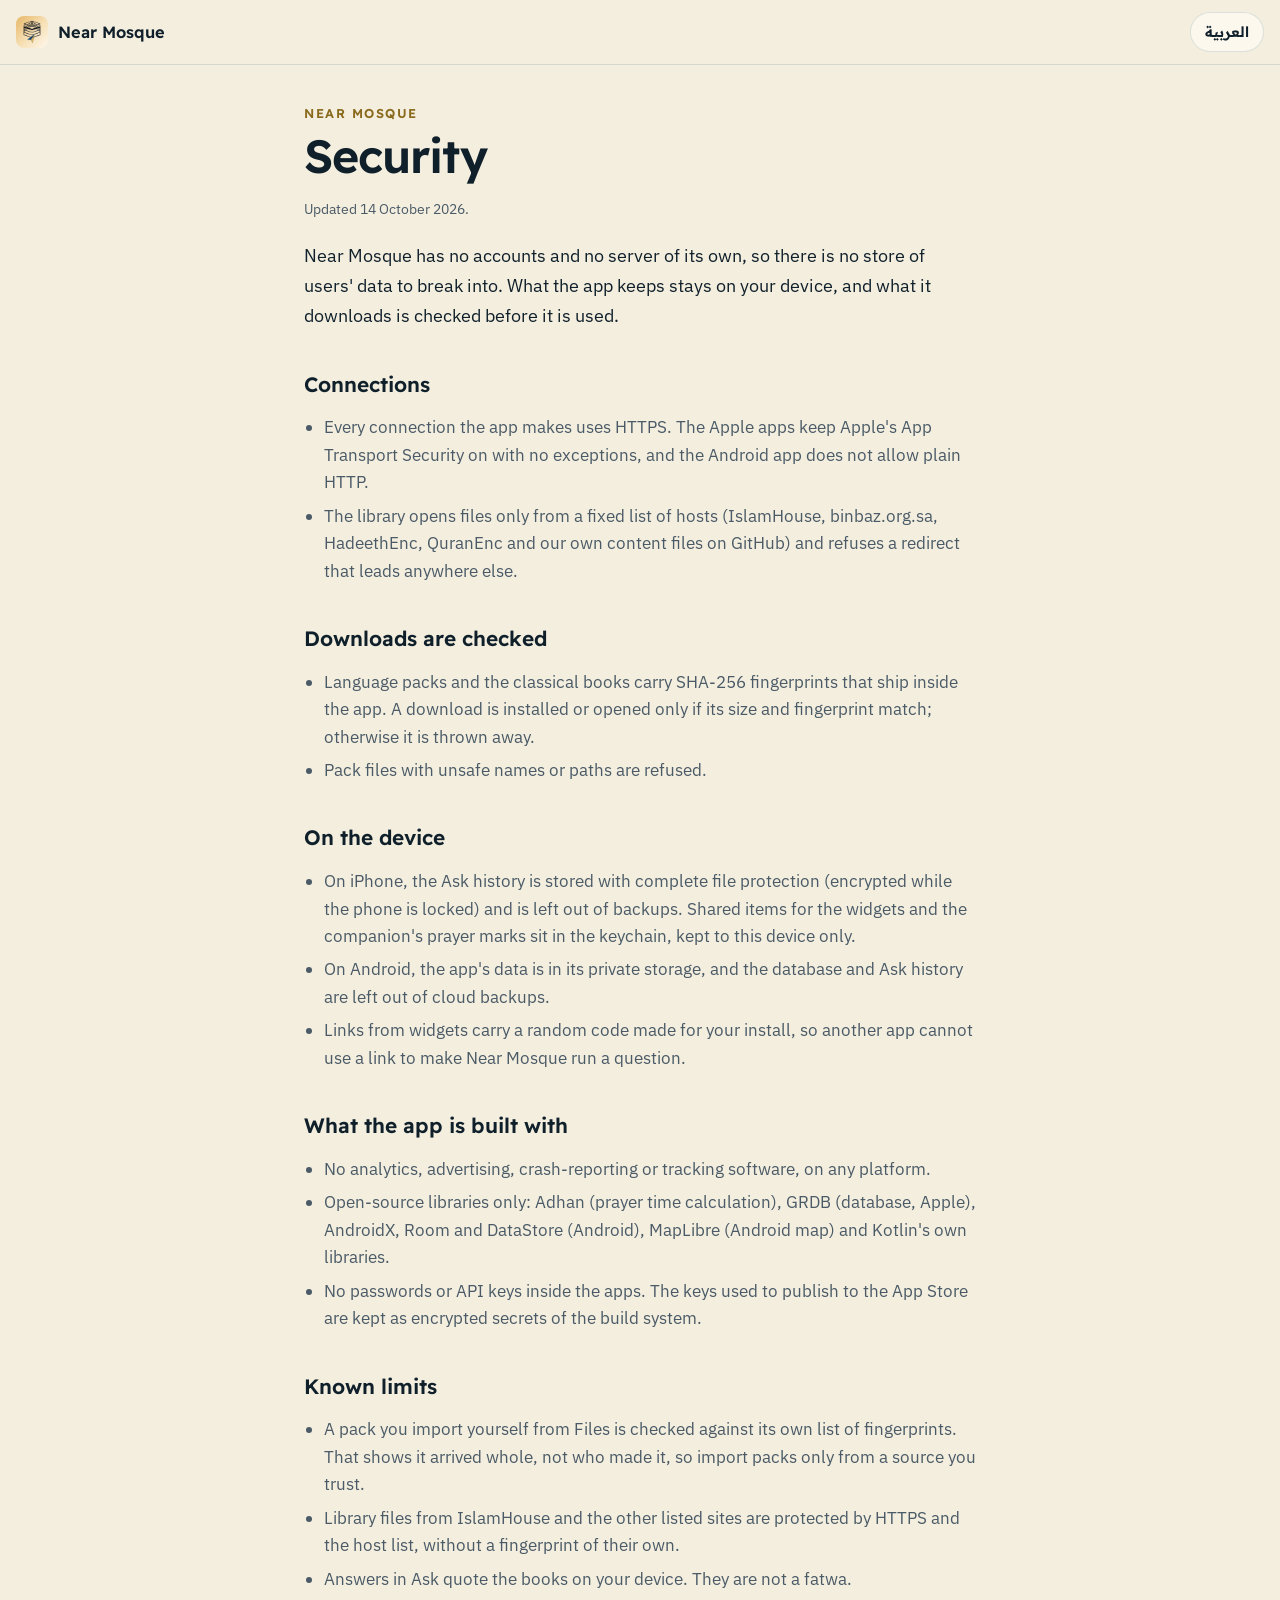
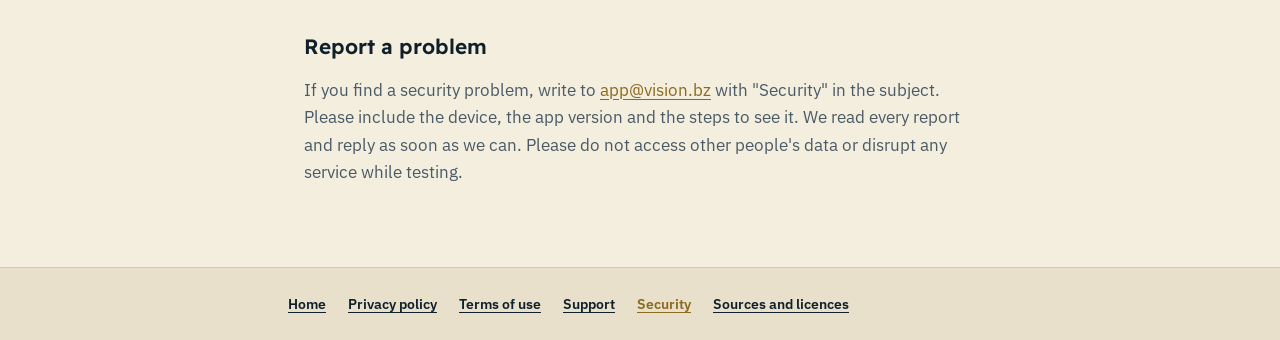
<file: website/security.html>
<!doctype html>
<html lang="en" dir="ltr">
<head>
<meta charset="utf-8">
<meta name="viewport" content="width=device-width, initial-scale=1, viewport-fit=cover">
<title>Security · Near Mosque</title>
<meta name="description" content="How Near Mosque protects what it keeps and what it downloads, its known limits, and how to report a problem.">
<link rel="canonical" href="https://nearmosque.net/security.html">
<meta name="theme-color" content="#F4EEDF" media="(prefers-color-scheme: light)">
<meta name="theme-color" content="#081B29" media="(prefers-color-scheme: dark)">
<link rel="icon" href="assets/icon-180.png">
<link rel="preconnect" href="https://fonts.googleapis.com">
<link rel="preconnect" href="https://fonts.gstatic.com" crossorigin>
<link rel="stylesheet" href="https://fonts.googleapis.com/css2?family=IBM+Plex+Sans+Arabic:wght@400;600&family=IBM+Plex+Sans:wght@400;600&family=Readex+Pro:wght@600&display=swap">
<link rel="stylesheet" href="legal.css">
</head>
<body>
<header class="top">
  <a class="brand" href="index.html" data-href="index.html"><img src="assets/icon-180.png" alt="" width="32" height="32"><span data-en="Near Mosque" data-ar="أقرب مسجد">Near Mosque</span></a>
  <button id="lang" type="button" lang="ar">العربية</button>
</header>
<main>

<article lang="en" dir="ltr" data-title="Security · Near Mosque">
  <p class="eyebrow">Near Mosque</p>
  <h1>Security</h1>
  <p class="meta">Updated 14 October 2026.</p>
  <p class="lead">Near Mosque has no accounts and no server of its own, so there is no store of users' data to break into. What the app keeps stays on your device, and what it downloads is checked before it is used.</p>

  <h2>Connections</h2>
  <ul>
    <li>Every connection the app makes uses HTTPS. The Apple apps keep Apple's App Transport Security on with no exceptions, and the Android app does not allow plain HTTP.</li>
    <li>The library opens files only from a fixed list of hosts (IslamHouse, binbaz.org.sa, HadeethEnc, QuranEnc and our own content files on GitHub) and refuses a redirect that leads anywhere else.</li>
  </ul>

  <h2>Downloads are checked</h2>
  <ul>
    <li>Language packs and the classical books carry SHA-256 fingerprints that ship inside the app. A download is installed or opened only if its size and fingerprint match; otherwise it is thrown away.</li>
    <li>Pack files with unsafe names or paths are refused.</li>
  </ul>

  <h2>On the device</h2>
  <ul>
    <li>On iPhone, the Ask history is stored with complete file protection (encrypted while the phone is locked) and is left out of backups. Shared items for the widgets and the companion's prayer marks sit in the keychain, kept to this device only.</li>
    <li>On Android, the app's data is in its private storage, and the database and Ask history are left out of cloud backups.</li>
    <li>Links from widgets carry a random code made for your install, so another app cannot use a link to make Near Mosque run a question.</li>
  </ul>

  <h2>What the app is built with</h2>
  <ul>
    <li>No analytics, advertising, crash-reporting or tracking software, on any platform.</li>
    <li>Open-source libraries only: Adhan (prayer time calculation), GRDB (database, Apple), AndroidX, Room and DataStore (Android), MapLibre (Android map) and Kotlin's own libraries.</li>
    <li>No passwords or API keys inside the apps. The keys used to publish to the App Store are kept as encrypted secrets of the build system.</li>
  </ul>

  <h2>Known limits</h2>
  <ul>
    <li>A pack you import yourself from Files is checked against its own list of fingerprints. That shows it arrived whole, not who made it, so import packs only from a source you trust.</li>
    <li>Library files from IslamHouse and the other listed sites are protected by HTTPS and the host list, without a fingerprint of their own.</li>
    <li>Answers in Ask quote the books on your device. They are not a fatwa.</li>
  </ul>

  <h2>Report a problem</h2>
  <p>If you find a security problem, write to <a href="mailto:app@vision.bz?subject=Security">app@vision.bz</a> with "Security" in the subject. Please include the device, the app version and the steps to see it. We read every report and reply as soon as we can. Please do not access other people's data or disrupt any service while testing.</p>
</article>

<article lang="ar" dir="rtl" data-title="الأمان · أقرب مسجد">
  <p class="eyebrow">أقرب مسجد</p>
  <h1>الأمان</h1>
  <p class="meta">آخر تحديث: 14 أكتوبر 2026.</p>
  <p class="lead">لا يحتوي «أقرب مسجد» على حسابات ولا خادم خاص به، فلا توجد بيانات مستخدمين مجمّعة يمكن اختراقها. ما يحفظه التطبيق يبقى على جهازك، وما ينزّله يُتحقق منه قبل استخدامه.</p>

  <h2>الاتصالات</h2>
  <ul>
    <li>كل اتصال يجريه التطبيق يستخدم HTTPS. تُبقي تطبيقات Apple ميزة App Transport Security مفعّلة دون استثناءات، ولا يسمح تطبيق أندرويد بالاتصال غير المشفّر.</li>
    <li>لا تفتح المكتبة الملفات إلا من قائمة محددة من المواقع (IslamHouse وbinbaz.org.sa وHadeethEnc وQuranEnc وملفات المحتوى الخاصة بنا على GitHub)، وترفض أي تحويل يقود إلى موقع آخر.</li>
  </ul>

  <h2>التحقق من التنزيلات</h2>
  <ul>
    <li>لحزم اللغات والكتب التراثية بصمات SHA-256 مدمجة في التطبيق، ولا يُثبَّت التنزيل أو يُفتح إلا إذا طابق حجمُه وبصمتُه ما فيها، وإلا حُذف.</li>
    <li>تُرفض ملفات الحزم ذات الأسماء أو المسارات غير الآمنة.</li>
  </ul>

  <h2>على الجهاز</h2>
  <ul>
    <li>في آيفون يُحفظ سجل «اسأل» بحماية كاملة للملفات (مشفّرًا ما دام الهاتف مقفلًا)، ويُستثنى من النسخ الاحتياطي. وتُحفظ البيانات المشتركة مع الأدوات وسجل صلوات الرفيق في سلسلة المفاتيح، على هذا الجهاز وحده.</li>
    <li>في أندرويد تُحفظ بيانات التطبيق في مساحته الخاصة، وتُستثنى قاعدة البيانات وسجل «اسأل» من النسخ السحابي.</li>
    <li>تحمل روابط الأدوات رمزًا عشوائيًا خاصًا بتثبيتك، فلا يستطيع تطبيق آخر أن يجعل «أقرب مسجد» يطرح سؤالًا عبر رابط.</li>
  </ul>

  <h2>مكونات التطبيق</h2>
  <ul>
    <li>لا برامج تحليلات أو إعلانات أو تقارير أعطال أو تتبّع، في أي منصة.</li>
    <li>مكتبات مفتوحة المصدر فقط: Adhan (حساب المواقيت)، وGRDB (قاعدة البيانات في أجهزة Apple)، وAndroidX وRoom وDataStore (أندرويد)، وMapLibre (خريطة أندرويد)، ومكتبات Kotlin.</li>
    <li>لا كلمات مرور ولا مفاتيح API داخل التطبيقات. أما مفاتيح النشر في App Store فمحفوظة أسرارًا مشفّرة في نظام البناء.</li>
  </ul>

  <h2>حدود معروفة</h2>
  <ul>
    <li>الحزمة التي تستوردها بنفسك من «الملفات» يُتحقق منها بقائمة البصمات التي فيها. وهذا يثبت أنها وصلت كاملة، لا مصدرها، فاستورد الحزم من مصدر تثق به فقط.</li>
    <li>ملفات المكتبة من IslamHouse والمواقع الأخرى المدرجة محمية بـHTTPS وقائمة المواقع، دون بصمة خاصة بها.</li>
    <li>إجابات «اسأل» تقتبس من الكتب المحفوظة على جهازك، وليست فتوى.</li>
  </ul>

  <h2>الإبلاغ عن مشكلة</h2>
  <p>إذا وجدت مشكلة أمنية فراسلنا على <a href="mailto:app@vision.bz?subject=Security">app@vision.bz</a> واكتب «Security» في العنوان، مع ذكر الجهاز وإصدار التطبيق وخطوات ظهور المشكلة. نقرأ كل بلاغ ونرد في أقرب وقت. ونرجو ألا تطّلع على بيانات غيرك أو تعطّل أي خدمة أثناء الاختبار.</p>
</article>

</main>
<footer><div><a href="index.html" data-href="index.html" data-en="Home" data-ar="الرئيسية">Home</a><a href="privacy.html" data-href="privacy.html" data-en="Privacy policy" data-ar="سياسة الخصوصية">Privacy policy</a><a href="terms.html" data-href="terms.html" data-en="Terms of use" data-ar="شروط الاستخدام">Terms of use</a><a href="support.html" data-href="support.html" data-en="Support" data-ar="الدعم">Support</a><a href="security.html" data-href="security.html" data-en="Security" data-ar="الأمان" aria-current="page">Security</a><a href="credits.html" data-href="credits.html" data-en="Sources and licences" data-ar="المصادر والتراخيص">Sources and licences</a></div></footer>
<script src="legal.js"></script>
</body>
</html>
</file>
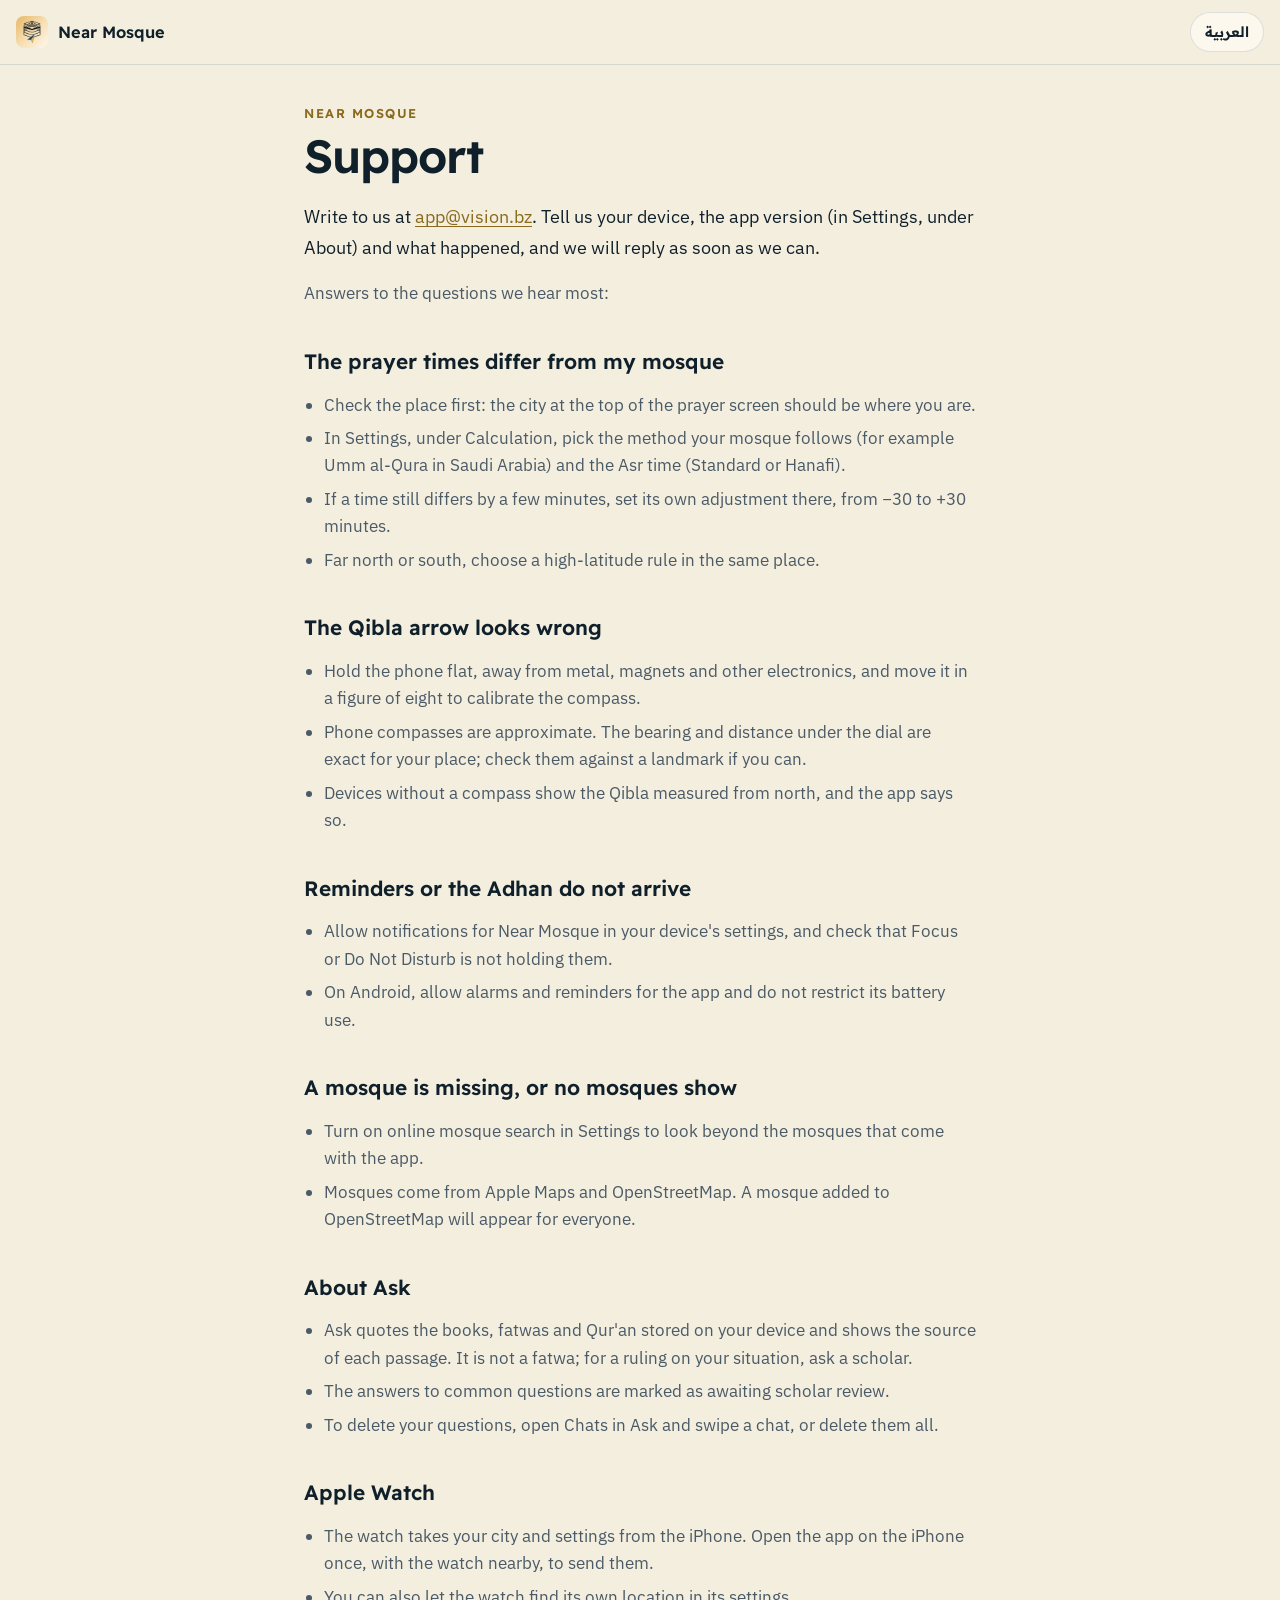
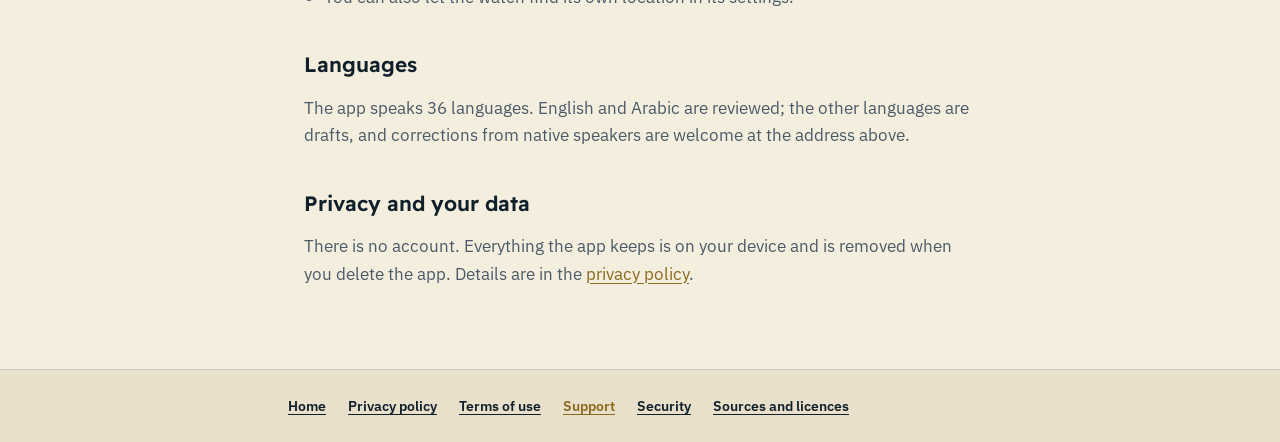
<file: website/support.html>
<!doctype html>
<html lang="en" dir="ltr">
<head>
<meta charset="utf-8">
<meta name="viewport" content="width=device-width, initial-scale=1, viewport-fit=cover">
<title>Support · Near Mosque</title>
<meta name="description" content="Help with Near Mosque: prayer times, the Qibla, reminders, mosques, Ask and Apple Watch, and how to reach us.">
<link rel="canonical" href="https://nearmosque.net/support.html">
<meta name="theme-color" content="#F4EEDF" media="(prefers-color-scheme: light)">
<meta name="theme-color" content="#081B29" media="(prefers-color-scheme: dark)">
<link rel="icon" href="assets/icon-180.png">
<link rel="preconnect" href="https://fonts.googleapis.com">
<link rel="preconnect" href="https://fonts.gstatic.com" crossorigin>
<link rel="stylesheet" href="https://fonts.googleapis.com/css2?family=IBM+Plex+Sans+Arabic:wght@400;600&family=IBM+Plex+Sans:wght@400;600&family=Readex+Pro:wght@600&display=swap">
<link rel="stylesheet" href="legal.css">
</head>
<body>
<header class="top">
  <a class="brand" href="index.html" data-href="index.html"><img src="assets/icon-180.png" alt="" width="32" height="32"><span data-en="Near Mosque" data-ar="أقرب مسجد">Near Mosque</span></a>
  <button id="lang" type="button" lang="ar">العربية</button>
</header>
<main>

<article lang="en" dir="ltr" data-title="Support · Near Mosque">
  <p class="eyebrow">Near Mosque</p>
  <h1>Support</h1>
  <p class="lead">Write to us at <a href="mailto:app@vision.bz?subject=Near%20Mosque%20support">app@vision.bz</a>. Tell us your device, the app version (in Settings, under About) and what happened, and we will reply as soon as we can.</p>
  <p>Answers to the questions we hear most:</p>

  <h2>The prayer times differ from my mosque</h2>
  <ul>
    <li>Check the place first: the city at the top of the prayer screen should be where you are.</li>
    <li>In Settings, under Calculation, pick the method your mosque follows (for example Umm al-Qura in Saudi Arabia) and the Asr time (Standard or Hanafi).</li>
    <li>If a time still differs by a few minutes, set its own adjustment there, from −30 to +30 minutes.</li>
    <li>Far north or south, choose a high-latitude rule in the same place.</li>
  </ul>

  <h2>The Qibla arrow looks wrong</h2>
  <ul>
    <li>Hold the phone flat, away from metal, magnets and other electronics, and move it in a figure of eight to calibrate the compass.</li>
    <li>Phone compasses are approximate. The bearing and distance under the dial are exact for your place; check them against a landmark if you can.</li>
    <li>Devices without a compass show the Qibla measured from north, and the app says so.</li>
  </ul>

  <h2>Reminders or the Adhan do not arrive</h2>
  <ul>
    <li>Allow notifications for Near Mosque in your device's settings, and check that Focus or Do Not Disturb is not holding them.</li>
    <li>On Android, allow alarms and reminders for the app and do not restrict its battery use.</li>
  </ul>

  <h2>A mosque is missing, or no mosques show</h2>
  <ul>
    <li>Turn on online mosque search in Settings to look beyond the mosques that come with the app.</li>
    <li>Mosques come from Apple Maps and OpenStreetMap. A mosque added to OpenStreetMap will appear for everyone.</li>
  </ul>

  <h2>About Ask</h2>
  <ul>
    <li>Ask quotes the books, fatwas and Qur'an stored on your device and shows the source of each passage. It is not a fatwa; for a ruling on your situation, ask a scholar.</li>
    <li>The answers to common questions are marked as awaiting scholar review.</li>
    <li>To delete your questions, open Chats in Ask and swipe a chat, or delete them all.</li>
  </ul>

  <h2>Apple Watch</h2>
  <ul>
    <li>The watch takes your city and settings from the iPhone. Open the app on the iPhone once, with the watch nearby, to send them.</li>
    <li>You can also let the watch find its own location in its settings.</li>
  </ul>

  <h2>Languages</h2>
  <p>The app speaks 36 languages. English and Arabic are reviewed; the other languages are drafts, and corrections from native speakers are welcome at the address above.</p>

  <h2>Privacy and your data</h2>
  <p>There is no account. Everything the app keeps is on your device and is removed when you delete the app. Details are in the <a href="privacy.html" data-href="privacy.html">privacy policy</a>.</p>
</article>

<article lang="ar" dir="rtl" data-title="الدعم · أقرب مسجد">
  <p class="eyebrow">أقرب مسجد</p>
  <h1>الدعم</h1>
  <p class="lead">راسلنا على <a href="mailto:app@vision.bz?subject=Near%20Mosque%20support">app@vision.bz</a>، واذكر جهازك وإصدار التطبيق (في الإعدادات، قسم «حول») وما حدث، وسنرد في أقرب وقت.</p>
  <p>إجابات أكثر الأسئلة ورودًا:</p>

  <h2>المواقيت تختلف عن مسجدي</h2>
  <ul>
    <li>تأكد أولًا من المكان: المدينة في أعلى شاشة الصلاة يجب أن تكون حيث أنت.</li>
    <li>من الإعدادات، في قسم الحساب، اختر الطريقة التي يتبعها مسجدك (مثل أم القرى في السعودية)، ووقت العصر (الجمهور أو الحنفي).</li>
    <li>إذا بقي فرق دقائق في وقتٍ ما، فاضبط تعديله الخاص هناك، من −30 إلى +30 دقيقة.</li>
    <li>وفي أقصى الشمال أو الجنوب، اختر قاعدة خطوط العرض العليا من المكان نفسه.</li>
  </ul>

  <h2>سهم القبلة يبدو غير صحيح</h2>
  <ul>
    <li>أمسك الهاتف أفقيًا بعيدًا عن المعادن والمغانط والأجهزة الأخرى، وحرّكه على شكل الرقم 8 لمعايرة البوصلة.</li>
    <li>بوصلات الهواتف تقريبية، أما الاتجاه بالدرجات والمسافة تحت القرص فدقيقان لمكانك، وقارنهما بمَعلم قريب إن أمكن.</li>
    <li>الأجهزة التي لا بوصلة فيها تعرض القبلة محسوبة من الشمال، ويوضح التطبيق ذلك.</li>
  </ul>

  <h2>التذكيرات أو الأذان لا تصل</h2>
  <ul>
    <li>اسمح بإشعارات «أقرب مسجد» من إعدادات جهازك، وتأكد أن وضع التركيز أو عدم الإزعاج لا يحجبها.</li>
    <li>في أندرويد، اسمح للتطبيق بالمنبهات والتذكيرات، ولا تقيّد استخدامه للبطارية.</li>
  </ul>

  <h2>مسجد غير موجود، أو لا تظهر مساجد</h2>
  <ul>
    <li>فعّل البحث عن المساجد عبر الإنترنت من الإعدادات، ليتجاوز البحث المساجد المدمجة في التطبيق.</li>
    <li>المساجد مصدرها خرائط Apple وOpenStreetMap، والمسجد الذي يُضاف إلى OpenStreetMap يظهر للجميع.</li>
  </ul>

  <h2>عن «اسأل»</h2>
  <ul>
    <li>يقتبس «اسأل» من الكتب والفتاوى والقرآن المحفوظة على جهازك ويعرض مصدر كل نص، وليس فتوى، فاسأل أهل العلم عمّا يخص حالك.</li>
    <li>إجابات الأسئلة الشائعة عليها علامة «بانتظار مراجعة العلماء».</li>
    <li>لحذف أسئلتك، افتح «المحادثات» في «اسأل» واسحب المحادثة، أو احذفها كلها.</li>
  </ul>

  <h2>Apple Watch</h2>
  <ul>
    <li>تأخذ الساعة مدينتك وإعداداتك من آيفون، فافتح التطبيق في آيفون مرة والساعة قريبة لإرسالها.</li>
    <li>ويمكنك أيضًا أن تجعل الساعة تحدد موقعها بنفسها من إعداداتها.</li>
  </ul>

  <h2>اللغات</h2>
  <p>يدعم التطبيق 36 لغة، العربية والإنجليزية منها مراجعتان، والبقية مسودات، ونرحب بتصحيحات متحدثيها على العنوان أعلاه.</p>

  <h2>الخصوصية وبياناتك</h2>
  <p>لا يوجد حساب، وكل ما يحفظه التطبيق على جهازك ويُحذف بحذفه. التفاصيل في <a href="privacy.html" data-href="privacy.html">سياسة الخصوصية</a>.</p>
</article>

</main>
<footer><div><a href="index.html" data-href="index.html" data-en="Home" data-ar="الرئيسية">Home</a><a href="privacy.html" data-href="privacy.html" data-en="Privacy policy" data-ar="سياسة الخصوصية">Privacy policy</a><a href="terms.html" data-href="terms.html" data-en="Terms of use" data-ar="شروط الاستخدام">Terms of use</a><a href="support.html" data-href="support.html" data-en="Support" data-ar="الدعم" aria-current="page">Support</a><a href="security.html" data-href="security.html" data-en="Security" data-ar="الأمان">Security</a><a href="credits.html" data-href="credits.html" data-en="Sources and licences" data-ar="المصادر والتراخيص">Sources and licences</a></div></footer>
<script src="legal.js"></script>
</body>
</html>
</file>
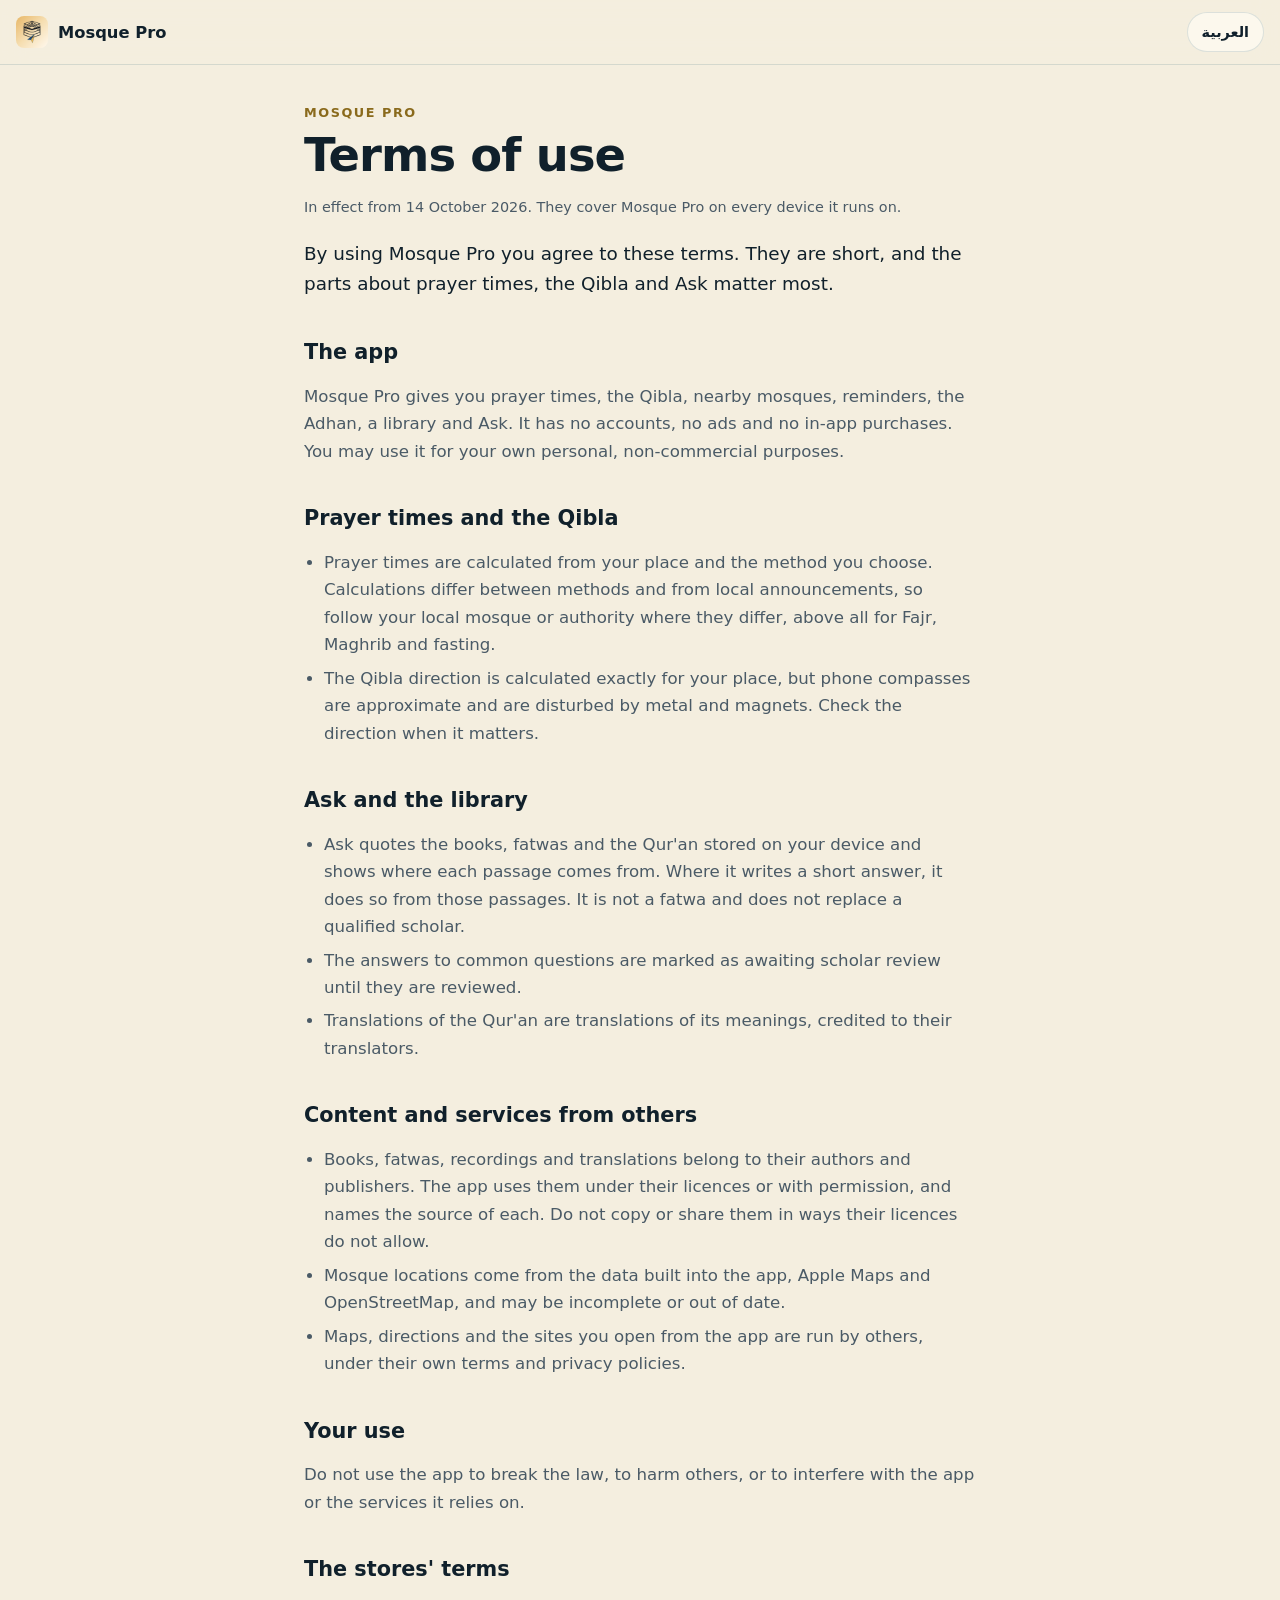
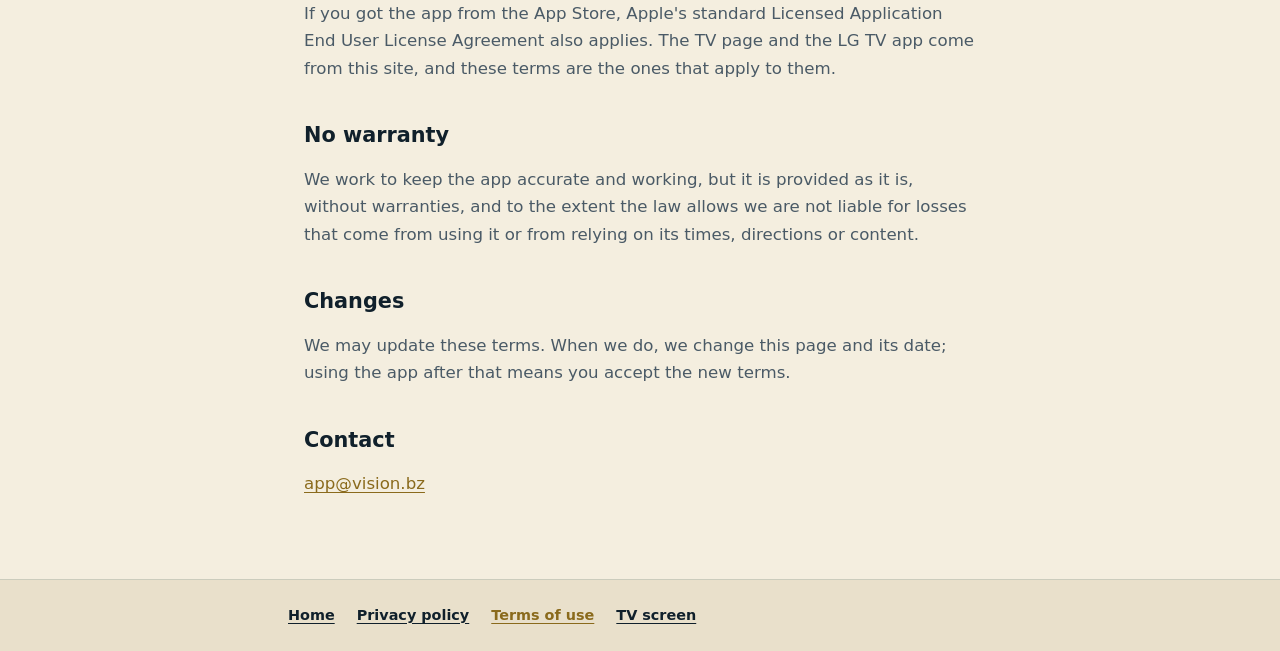
<file: website/terms.html>
<!doctype html>
<html lang="en" dir="ltr">
<head>
<meta charset="utf-8">
<meta name="viewport" content="width=device-width, initial-scale=1, viewport-fit=cover">
<title>Terms of use · Mosque Pro</title>
<meta name="description" content="The terms for using Mosque Pro: what the app gives you, the limits of its religious content, and the services it relies on.">
<link rel="canonical" href="https://nearmosque.net/mosque-pro/terms.html">
<meta name="theme-color" content="#F4EEDF" media="(prefers-color-scheme: light)">
<meta name="theme-color" content="#081B29" media="(prefers-color-scheme: dark)">
<link rel="icon" href="assets/icon-180.png">
<link rel="stylesheet" href="legal.css">
</head>
<body>
<header class="top">
  <a class="brand" href="index.html" data-href="index.html"><img src="assets/icon-180.png" alt="" width="32" height="32"><span data-en="Mosque Pro" data-ar="مسجد وأكثر">Mosque Pro</span></a>
  <button id="lang" type="button" lang="ar">العربية</button>
</header>
<main>

<article lang="en" dir="ltr" data-title="Terms of use · Mosque Pro">
  <p class="eyebrow">Mosque Pro</p>
  <h1>Terms of use</h1>
  <p class="meta">In effect from 14 October 2026. They cover Mosque Pro on every device it runs on.</p>
  <p class="lead">By using Mosque Pro you agree to these terms. They are short, and the parts about prayer times, the Qibla and Ask matter most.</p>

  <h2>The app</h2>
  <p>Mosque Pro gives you prayer times, the Qibla, nearby mosques, reminders, the Adhan, a library and Ask. It has no accounts, no ads and no in-app purchases. You may use it for your own personal, non-commercial purposes.</p>

  <h2>Prayer times and the Qibla</h2>
  <ul>
    <li>Prayer times are calculated from your place and the method you choose. Calculations differ between methods and from local announcements, so follow your local mosque or authority where they differ, above all for Fajr, Maghrib and fasting.</li>
    <li>The Qibla direction is calculated exactly for your place, but phone compasses are approximate and are disturbed by metal and magnets. Check the direction when it matters.</li>
  </ul>

  <h2>Ask and the library</h2>
  <ul>
    <li>Ask quotes the books, fatwas and the Qur'an stored on your device and shows where each passage comes from. Where it writes a short answer, it does so from those passages. It is not a fatwa and does not replace a qualified scholar.</li>
    <li>The answers to common questions are marked as awaiting scholar review until they are reviewed.</li>
    <li>Translations of the Qur'an are translations of its meanings, credited to their translators.</li>
  </ul>

  <h2>Content and services from others</h2>
  <ul>
    <li>Books, fatwas, recordings and translations belong to their authors and publishers. The app uses them under their licences or with permission, and names the source of each. Do not copy or share them in ways their licences do not allow.</li>
    <li>Mosque locations come from the data built into the app, Apple Maps and OpenStreetMap, and may be incomplete or out of date.</li>
    <li>Maps, directions and the sites you open from the app are run by others, under their own terms and privacy policies.</li>
  </ul>

  <h2>Your use</h2>
  <p>Do not use the app to break the law, to harm others, or to interfere with the app or the services it relies on.</p>

  <h2>The stores' terms</h2>
  <p>If you got the app from the App Store, Apple's standard Licensed Application End User License Agreement also applies. The TV page and the LG TV app come from this site, and these terms are the ones that apply to them.</p>

  <h2>No warranty</h2>
  <p>We work to keep the app accurate and working, but it is provided as it is, without warranties, and to the extent the law allows we are not liable for losses that come from using it or from relying on its times, directions or content.</p>

  <h2>Changes</h2>
  <p>We may update these terms. When we do, we change this page and its date; using the app after that means you accept the new terms.</p>

  <h2>Contact</h2>
  <p><a href="mailto:app@vision.bz">app@vision.bz</a></p>
</article>

<article lang="ar" dir="rtl" data-title="شروط الاستخدام · مسجد وأكثر">
  <p class="eyebrow">مسجد وأكثر</p>
  <h1>شروط الاستخدام</h1>
  <p class="meta">سارية من 14 أكتوبر 2026، وتشمل «مسجد وأكثر» على كل الأجهزة التي يعمل عليها.</p>
  <p class="lead">باستخدامك «مسجد وأكثر» توافق على هذه الشروط. وهي قصيرة، وأهمها ما يتعلق بالمواقيت والقبلة و«اسأل».</p>

  <h2>التطبيق</h2>
  <p>يقدّم «مسجد وأكثر» مواقيت الصلاة والقبلة وأقرب المساجد والتذكيرات والأذان والمكتبة و«اسأل». ولا يحتوي على حسابات ولا إعلانات ولا مشتريات داخل التطبيق. ويحق لك استخدامه لأغراضك الشخصية غير التجارية.</p>

  <h2>المواقيت والقبلة</h2>
  <ul>
    <li>تُحسب المواقيت من مكانك والطريقة التي تختارها، وتختلف الطرق فيما بينها وقد تختلف عن الإعلانات المحلية، فاتبع مسجدك أو الجهة المختصة عندك عند الاختلاف، ولا سيما في الفجر والمغرب والصيام.</li>
    <li>يُحسب اتجاه القبلة بدقة لمكانك، لكن بوصلات الهواتف تقريبية وتتأثر بالمعادن والمغانط، فتحقق من الاتجاه حين يهم ذلك.</li>
  </ul>

  <h2>«اسأل» والمكتبة</h2>
  <ul>
    <li>يقتبس «اسأل» من الكتب والفتاوى والقرآن المحفوظة على جهازك ويعرض مصدر كل نص، وإذا كتب إجابة قصيرة فمن تلك النصوص. وليس فتوى، ولا يغني عن سؤال أهل العلم.</li>
    <li>إجابات الأسئلة الشائعة عليها علامة «بانتظار مراجعة العلماء» إلى أن تُراجَع.</li>
    <li>ترجمات القرآن ترجمات لمعانيه، منسوبة إلى مترجميها.</li>
  </ul>

  <h2>محتوى وخدمات من جهات أخرى</h2>
  <ul>
    <li>الكتب والفتاوى والتسجيلات والترجمات ملك لمؤلفيها وناشريها، ويستخدمها التطبيق وفق تراخيصها أو بإذن أصحابها، مع ذكر مصدر كلٍّ منها. فلا تنسخها أو تنشرها بما لا تسمح به تراخيصها.</li>
    <li>مواقع المساجد مصدرها البيانات المدمجة في التطبيق وخرائط Apple وOpenStreetMap، وقد تكون ناقصة أو غير محدّثة.</li>
    <li>الخرائط والاتجاهات والمواقع التي تفتحها من التطبيق تديرها جهات أخرى وفق شروطها وسياسات خصوصيتها.</li>
  </ul>

  <h2>استخدامك</h2>
  <p>لا تستخدم التطبيق في مخالفة القانون أو الإضرار بغيرك أو تعطيل التطبيق أو الخدمات التي يعتمد عليها.</p>

  <h2>شروط المتاجر</h2>
  <p>إذا نزّلت التطبيق من App Store فتسري أيضًا اتفاقية ترخيص المستخدم النهائي القياسية من Apple. أما صفحة التلفاز وتطبيق تلفاز LG فمن هذا الموقع، وتسري عليهما هذه الشروط.</p>

  <h2>إخلاء المسؤولية</h2>
  <p>نحرص على دقة التطبيق وعمله، لكنه يُقدَّم كما هو دون ضمانات، ولا نتحمل، في حدود ما يسمح به القانون، المسؤولية عن أي خسارة تنتج عن استخدامه أو الاعتماد على مواقيته أو اتجاهاته أو محتواه.</p>

  <h2>التغييرات</h2>
  <p>قد نحدّث هذه الشروط، وعندها نغيّر هذه الصفحة وتاريخها، واستمرارك في استخدام التطبيق بعد ذلك يعني قبولك الشروط الجديدة.</p>

  <h2>التواصل</h2>
  <p><a href="mailto:app@vision.bz">app@vision.bz</a></p>
</article>

</main>
<footer><div><a href="index.html" data-href="index.html" data-en="Home" data-ar="الرئيسية">Home</a><a href="privacy.html" data-href="privacy.html" data-en="Privacy policy" data-ar="سياسة الخصوصية">Privacy policy</a><a href="terms.html" data-href="terms.html" data-en="Terms of use" data-ar="شروط الاستخدام" aria-current="page">Terms of use</a><a href="tv/" data-en="TV screen" data-ar="شاشة التلفاز">TV screen</a></div></footer>
<script src="legal.js"></script>
</body>
</html>
</file>
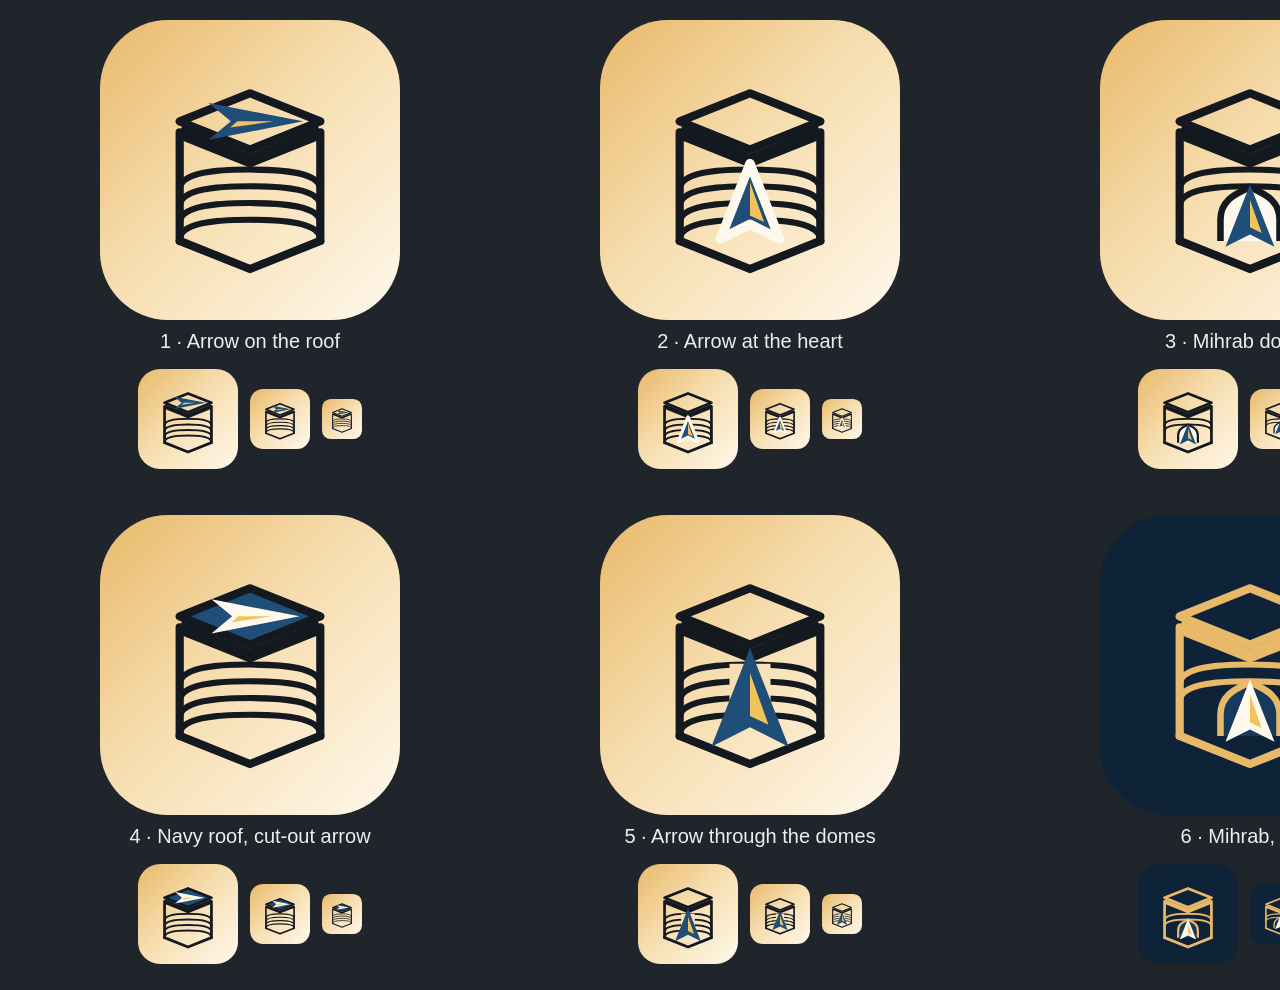
<file: shared/brand/concepts/round2.html>
<html><body style="margin:0;background:#20242b;font-family:-apple-system,Helvetica,sans-serif;color:#eee;width:1500px"><div style="display:inline-block;width:460px;margin:20px;text-align:center;vertical-align:top"><div style="width:300px;height:300px;margin:auto;border-radius:68px;overflow:hidden"><svg width=300 height=300 xmlns="http://www.w3.org/2000/svg" viewBox="0 0 1024 1024"><defs>
<linearGradient id="bg" gradientUnits="userSpaceOnUse" x1="0" y1="0" x2="1024" y2="1024">
 <stop offset="0" stop-color="#E9B96A"/><stop offset="0.45" stop-color="#F6DDAE"/><stop offset="1" stop-color="#FFF8EC"/>
</linearGradient>
</defs>
<rect width="1024" height="1024" fill="url(#bg)"/><path d="M512 250 L752.0 346.0 L512 442.0 L272.0 346.0 Z" fill="none" stroke="#14181F" stroke-width="28" stroke-linejoin="round"/>
<path d="M272.0 383.8 L512 479.8 L752.0 383.8" fill="none" stroke="#14181F" stroke-width="44.800000000000004" stroke-linejoin="round"/>
<path d="M272.0 579.7 C272.0 518.9, 396.8 510.6, 512 510.6 C627.2 510.6, 752.0 518.9, 752.0 579.7" fill="none" stroke="#14181F" stroke-width="20.72" stroke-linecap="round"/>
<path d="M272.0 636.9 C272.0 576.0, 396.8 567.7, 512 567.7 C627.2 567.7, 752.0 576.0, 752.0 636.9" fill="none" stroke="#14181F" stroke-width="20.72" stroke-linecap="round"/>
<path d="M272.0 694.0 C272.0 633.2, 396.8 624.9, 512 624.9 C627.2 624.9, 752.0 633.2, 752.0 694.0" fill="none" stroke="#14181F" stroke-width="20.72" stroke-linecap="round"/>
<path d="M272.0 751.1 C272.0 690.3, 396.8 682.0, 512 682.0 C627.2 682.0, 752.0 690.3, 752.0 751.1" fill="none" stroke="#14181F" stroke-width="20.72" stroke-linecap="round"/>
<path d="M272.0 383.8 L272.0 754.0" stroke="#14181F" stroke-width="28" stroke-linecap="round"/>
<path d="M752.0 383.8 L752.0 754.0" stroke="#14181F" stroke-width="28" stroke-linecap="round"/>
<path d="M272.0 754.0 L512 850 L752.0 754.0" fill="none" stroke="#14181F" stroke-width="28" stroke-linejoin="round" stroke-linecap="round"/><g transform="matrix(2.5200 0 0 1.0080 512 346.0)"><g transform="rotate(90)"><path d="M0 -72 L62 56 L0 26 L-62 56 Z" fill="#1F4E79"/><path d="M0 -32 L21 27 L0 17 Z" fill="#F2C35B"/></g></g></svg></div><div style="margin:10px 0;font-size:20px">1 · Arrow on the roof</div><div style="display:inline-block;margin:6px;width:100px;height:100px;border-radius:22.0px;overflow:hidden;vertical-align:middle"><svg width=100 height=100 xmlns="http://www.w3.org/2000/svg" viewBox="0 0 1024 1024"><defs>
<linearGradient id="bg" gradientUnits="userSpaceOnUse" x1="0" y1="0" x2="1024" y2="1024">
 <stop offset="0" stop-color="#E9B96A"/><stop offset="0.45" stop-color="#F6DDAE"/><stop offset="1" stop-color="#FFF8EC"/>
</linearGradient>
</defs>
<rect width="1024" height="1024" fill="url(#bg)"/><path d="M512 250 L752.0 346.0 L512 442.0 L272.0 346.0 Z" fill="none" stroke="#14181F" stroke-width="28" stroke-linejoin="round"/>
<path d="M272.0 383.8 L512 479.8 L752.0 383.8" fill="none" stroke="#14181F" stroke-width="44.800000000000004" stroke-linejoin="round"/>
<path d="M272.0 579.7 C272.0 518.9, 396.8 510.6, 512 510.6 C627.2 510.6, 752.0 518.9, 752.0 579.7" fill="none" stroke="#14181F" stroke-width="20.72" stroke-linecap="round"/>
<path d="M272.0 636.9 C272.0 576.0, 396.8 567.7, 512 567.7 C627.2 567.7, 752.0 576.0, 752.0 636.9" fill="none" stroke="#14181F" stroke-width="20.72" stroke-linecap="round"/>
<path d="M272.0 694.0 C272.0 633.2, 396.8 624.9, 512 624.9 C627.2 624.9, 752.0 633.2, 752.0 694.0" fill="none" stroke="#14181F" stroke-width="20.72" stroke-linecap="round"/>
<path d="M272.0 751.1 C272.0 690.3, 396.8 682.0, 512 682.0 C627.2 682.0, 752.0 690.3, 752.0 751.1" fill="none" stroke="#14181F" stroke-width="20.72" stroke-linecap="round"/>
<path d="M272.0 383.8 L272.0 754.0" stroke="#14181F" stroke-width="28" stroke-linecap="round"/>
<path d="M752.0 383.8 L752.0 754.0" stroke="#14181F" stroke-width="28" stroke-linecap="round"/>
<path d="M272.0 754.0 L512 850 L752.0 754.0" fill="none" stroke="#14181F" stroke-width="28" stroke-linejoin="round" stroke-linecap="round"/><g transform="matrix(2.5200 0 0 1.0080 512 346.0)"><g transform="rotate(90)"><path d="M0 -72 L62 56 L0 26 L-62 56 Z" fill="#1F4E79"/><path d="M0 -32 L21 27 L0 17 Z" fill="#F2C35B"/></g></g></svg></div><div style="display:inline-block;margin:6px;width:60px;height:60px;border-radius:13.2px;overflow:hidden;vertical-align:middle"><svg width=60 height=60 xmlns="http://www.w3.org/2000/svg" viewBox="0 0 1024 1024"><defs>
<linearGradient id="bg" gradientUnits="userSpaceOnUse" x1="0" y1="0" x2="1024" y2="1024">
 <stop offset="0" stop-color="#E9B96A"/><stop offset="0.45" stop-color="#F6DDAE"/><stop offset="1" stop-color="#FFF8EC"/>
</linearGradient>
</defs>
<rect width="1024" height="1024" fill="url(#bg)"/><path d="M512 250 L752.0 346.0 L512 442.0 L272.0 346.0 Z" fill="none" stroke="#14181F" stroke-width="28" stroke-linejoin="round"/>
<path d="M272.0 383.8 L512 479.8 L752.0 383.8" fill="none" stroke="#14181F" stroke-width="44.800000000000004" stroke-linejoin="round"/>
<path d="M272.0 579.7 C272.0 518.9, 396.8 510.6, 512 510.6 C627.2 510.6, 752.0 518.9, 752.0 579.7" fill="none" stroke="#14181F" stroke-width="20.72" stroke-linecap="round"/>
<path d="M272.0 636.9 C272.0 576.0, 396.8 567.7, 512 567.7 C627.2 567.7, 752.0 576.0, 752.0 636.9" fill="none" stroke="#14181F" stroke-width="20.72" stroke-linecap="round"/>
<path d="M272.0 694.0 C272.0 633.2, 396.8 624.9, 512 624.9 C627.2 624.9, 752.0 633.2, 752.0 694.0" fill="none" stroke="#14181F" stroke-width="20.72" stroke-linecap="round"/>
<path d="M272.0 751.1 C272.0 690.3, 396.8 682.0, 512 682.0 C627.2 682.0, 752.0 690.3, 752.0 751.1" fill="none" stroke="#14181F" stroke-width="20.72" stroke-linecap="round"/>
<path d="M272.0 383.8 L272.0 754.0" stroke="#14181F" stroke-width="28" stroke-linecap="round"/>
<path d="M752.0 383.8 L752.0 754.0" stroke="#14181F" stroke-width="28" stroke-linecap="round"/>
<path d="M272.0 754.0 L512 850 L752.0 754.0" fill="none" stroke="#14181F" stroke-width="28" stroke-linejoin="round" stroke-linecap="round"/><g transform="matrix(2.5200 0 0 1.0080 512 346.0)"><g transform="rotate(90)"><path d="M0 -72 L62 56 L0 26 L-62 56 Z" fill="#1F4E79"/><path d="M0 -32 L21 27 L0 17 Z" fill="#F2C35B"/></g></g></svg></div><div style="display:inline-block;margin:6px;width:40px;height:40px;border-radius:8.8px;overflow:hidden;vertical-align:middle"><svg width=40 height=40 xmlns="http://www.w3.org/2000/svg" viewBox="0 0 1024 1024"><defs>
<linearGradient id="bg" gradientUnits="userSpaceOnUse" x1="0" y1="0" x2="1024" y2="1024">
 <stop offset="0" stop-color="#E9B96A"/><stop offset="0.45" stop-color="#F6DDAE"/><stop offset="1" stop-color="#FFF8EC"/>
</linearGradient>
</defs>
<rect width="1024" height="1024" fill="url(#bg)"/><path d="M512 250 L752.0 346.0 L512 442.0 L272.0 346.0 Z" fill="none" stroke="#14181F" stroke-width="28" stroke-linejoin="round"/>
<path d="M272.0 383.8 L512 479.8 L752.0 383.8" fill="none" stroke="#14181F" stroke-width="44.800000000000004" stroke-linejoin="round"/>
<path d="M272.0 579.7 C272.0 518.9, 396.8 510.6, 512 510.6 C627.2 510.6, 752.0 518.9, 752.0 579.7" fill="none" stroke="#14181F" stroke-width="20.72" stroke-linecap="round"/>
<path d="M272.0 636.9 C272.0 576.0, 396.8 567.7, 512 567.7 C627.2 567.7, 752.0 576.0, 752.0 636.9" fill="none" stroke="#14181F" stroke-width="20.72" stroke-linecap="round"/>
<path d="M272.0 694.0 C272.0 633.2, 396.8 624.9, 512 624.9 C627.2 624.9, 752.0 633.2, 752.0 694.0" fill="none" stroke="#14181F" stroke-width="20.72" stroke-linecap="round"/>
<path d="M272.0 751.1 C272.0 690.3, 396.8 682.0, 512 682.0 C627.2 682.0, 752.0 690.3, 752.0 751.1" fill="none" stroke="#14181F" stroke-width="20.72" stroke-linecap="round"/>
<path d="M272.0 383.8 L272.0 754.0" stroke="#14181F" stroke-width="28" stroke-linecap="round"/>
<path d="M752.0 383.8 L752.0 754.0" stroke="#14181F" stroke-width="28" stroke-linecap="round"/>
<path d="M272.0 754.0 L512 850 L752.0 754.0" fill="none" stroke="#14181F" stroke-width="28" stroke-linejoin="round" stroke-linecap="round"/><g transform="matrix(2.5200 0 0 1.0080 512 346.0)"><g transform="rotate(90)"><path d="M0 -72 L62 56 L0 26 L-62 56 Z" fill="#1F4E79"/><path d="M0 -32 L21 27 L0 17 Z" fill="#F2C35B"/></g></g></svg></div></div><div style="display:inline-block;width:460px;margin:20px;text-align:center;vertical-align:top"><div style="width:300px;height:300px;margin:auto;border-radius:68px;overflow:hidden"><svg width=300 height=300 xmlns="http://www.w3.org/2000/svg" viewBox="0 0 1024 1024"><defs>
<linearGradient id="bg" gradientUnits="userSpaceOnUse" x1="0" y1="0" x2="1024" y2="1024">
 <stop offset="0" stop-color="#E9B96A"/><stop offset="0.45" stop-color="#F6DDAE"/><stop offset="1" stop-color="#FFF8EC"/>
</linearGradient>
</defs>
<rect width="1024" height="1024" fill="url(#bg)"/><path d="M512 250 L752.0 346.0 L512 442.0 L272.0 346.0 Z" fill="none" stroke="#14181F" stroke-width="28" stroke-linejoin="round"/>
<path d="M272.0 383.8 L512 479.8 L752.0 383.8" fill="none" stroke="#14181F" stroke-width="44.800000000000004" stroke-linejoin="round"/>
<path d="M272.0 579.7 C272.0 518.9, 396.8 510.6, 512 510.6 C627.2 510.6, 752.0 518.9, 752.0 579.7" fill="none" stroke="#14181F" stroke-width="20.72" stroke-linecap="round"/>
<path d="M272.0 636.9 C272.0 576.0, 396.8 567.7, 512 567.7 C627.2 567.7, 752.0 576.0, 752.0 636.9" fill="none" stroke="#14181F" stroke-width="20.72" stroke-linecap="round"/>
<path d="M272.0 694.0 C272.0 633.2, 396.8 624.9, 512 624.9 C627.2 624.9, 752.0 633.2, 752.0 694.0" fill="none" stroke="#14181F" stroke-width="20.72" stroke-linecap="round"/>
<path d="M272.0 751.1 C272.0 690.3, 396.8 682.0, 512 682.0 C627.2 682.0, 752.0 690.3, 752.0 751.1" fill="none" stroke="#14181F" stroke-width="20.72" stroke-linecap="round"/>
<path d="M272.0 383.8 L272.0 754.0" stroke="#14181F" stroke-width="28" stroke-linecap="round"/>
<path d="M752.0 383.8 L752.0 754.0" stroke="#14181F" stroke-width="28" stroke-linecap="round"/>
<path d="M272.0 754.0 L512 850 L752.0 754.0" fill="none" stroke="#14181F" stroke-width="28" stroke-linejoin="round" stroke-linecap="round"/><g transform="translate(512.0 628.0) rotate(0) scale(2.3)"><path d="M0 -60 L44 52 L0 30 L-44 52 Z" fill="#1F4E79" stroke="#FFF8EC" stroke-width="14" stroke-linejoin="round"/><path d="M0 -32 L21 27 L0 17 Z" fill="#F2C35B"/></g></svg></div><div style="margin:10px 0;font-size:20px">2 · Arrow at the heart</div><div style="display:inline-block;margin:6px;width:100px;height:100px;border-radius:22.0px;overflow:hidden;vertical-align:middle"><svg width=100 height=100 xmlns="http://www.w3.org/2000/svg" viewBox="0 0 1024 1024"><defs>
<linearGradient id="bg" gradientUnits="userSpaceOnUse" x1="0" y1="0" x2="1024" y2="1024">
 <stop offset="0" stop-color="#E9B96A"/><stop offset="0.45" stop-color="#F6DDAE"/><stop offset="1" stop-color="#FFF8EC"/>
</linearGradient>
</defs>
<rect width="1024" height="1024" fill="url(#bg)"/><path d="M512 250 L752.0 346.0 L512 442.0 L272.0 346.0 Z" fill="none" stroke="#14181F" stroke-width="28" stroke-linejoin="round"/>
<path d="M272.0 383.8 L512 479.8 L752.0 383.8" fill="none" stroke="#14181F" stroke-width="44.800000000000004" stroke-linejoin="round"/>
<path d="M272.0 579.7 C272.0 518.9, 396.8 510.6, 512 510.6 C627.2 510.6, 752.0 518.9, 752.0 579.7" fill="none" stroke="#14181F" stroke-width="20.72" stroke-linecap="round"/>
<path d="M272.0 636.9 C272.0 576.0, 396.8 567.7, 512 567.7 C627.2 567.7, 752.0 576.0, 752.0 636.9" fill="none" stroke="#14181F" stroke-width="20.72" stroke-linecap="round"/>
<path d="M272.0 694.0 C272.0 633.2, 396.8 624.9, 512 624.9 C627.2 624.9, 752.0 633.2, 752.0 694.0" fill="none" stroke="#14181F" stroke-width="20.72" stroke-linecap="round"/>
<path d="M272.0 751.1 C272.0 690.3, 396.8 682.0, 512 682.0 C627.2 682.0, 752.0 690.3, 752.0 751.1" fill="none" stroke="#14181F" stroke-width="20.72" stroke-linecap="round"/>
<path d="M272.0 383.8 L272.0 754.0" stroke="#14181F" stroke-width="28" stroke-linecap="round"/>
<path d="M752.0 383.8 L752.0 754.0" stroke="#14181F" stroke-width="28" stroke-linecap="round"/>
<path d="M272.0 754.0 L512 850 L752.0 754.0" fill="none" stroke="#14181F" stroke-width="28" stroke-linejoin="round" stroke-linecap="round"/><g transform="translate(512.0 628.0) rotate(0) scale(2.3)"><path d="M0 -60 L44 52 L0 30 L-44 52 Z" fill="#1F4E79" stroke="#FFF8EC" stroke-width="14" stroke-linejoin="round"/><path d="M0 -32 L21 27 L0 17 Z" fill="#F2C35B"/></g></svg></div><div style="display:inline-block;margin:6px;width:60px;height:60px;border-radius:13.2px;overflow:hidden;vertical-align:middle"><svg width=60 height=60 xmlns="http://www.w3.org/2000/svg" viewBox="0 0 1024 1024"><defs>
<linearGradient id="bg" gradientUnits="userSpaceOnUse" x1="0" y1="0" x2="1024" y2="1024">
 <stop offset="0" stop-color="#E9B96A"/><stop offset="0.45" stop-color="#F6DDAE"/><stop offset="1" stop-color="#FFF8EC"/>
</linearGradient>
</defs>
<rect width="1024" height="1024" fill="url(#bg)"/><path d="M512 250 L752.0 346.0 L512 442.0 L272.0 346.0 Z" fill="none" stroke="#14181F" stroke-width="28" stroke-linejoin="round"/>
<path d="M272.0 383.8 L512 479.8 L752.0 383.8" fill="none" stroke="#14181F" stroke-width="44.800000000000004" stroke-linejoin="round"/>
<path d="M272.0 579.7 C272.0 518.9, 396.8 510.6, 512 510.6 C627.2 510.6, 752.0 518.9, 752.0 579.7" fill="none" stroke="#14181F" stroke-width="20.72" stroke-linecap="round"/>
<path d="M272.0 636.9 C272.0 576.0, 396.8 567.7, 512 567.7 C627.2 567.7, 752.0 576.0, 752.0 636.9" fill="none" stroke="#14181F" stroke-width="20.72" stroke-linecap="round"/>
<path d="M272.0 694.0 C272.0 633.2, 396.8 624.9, 512 624.9 C627.2 624.9, 752.0 633.2, 752.0 694.0" fill="none" stroke="#14181F" stroke-width="20.72" stroke-linecap="round"/>
<path d="M272.0 751.1 C272.0 690.3, 396.8 682.0, 512 682.0 C627.2 682.0, 752.0 690.3, 752.0 751.1" fill="none" stroke="#14181F" stroke-width="20.72" stroke-linecap="round"/>
<path d="M272.0 383.8 L272.0 754.0" stroke="#14181F" stroke-width="28" stroke-linecap="round"/>
<path d="M752.0 383.8 L752.0 754.0" stroke="#14181F" stroke-width="28" stroke-linecap="round"/>
<path d="M272.0 754.0 L512 850 L752.0 754.0" fill="none" stroke="#14181F" stroke-width="28" stroke-linejoin="round" stroke-linecap="round"/><g transform="translate(512.0 628.0) rotate(0) scale(2.3)"><path d="M0 -60 L44 52 L0 30 L-44 52 Z" fill="#1F4E79" stroke="#FFF8EC" stroke-width="14" stroke-linejoin="round"/><path d="M0 -32 L21 27 L0 17 Z" fill="#F2C35B"/></g></svg></div><div style="display:inline-block;margin:6px;width:40px;height:40px;border-radius:8.8px;overflow:hidden;vertical-align:middle"><svg width=40 height=40 xmlns="http://www.w3.org/2000/svg" viewBox="0 0 1024 1024"><defs>
<linearGradient id="bg" gradientUnits="userSpaceOnUse" x1="0" y1="0" x2="1024" y2="1024">
 <stop offset="0" stop-color="#E9B96A"/><stop offset="0.45" stop-color="#F6DDAE"/><stop offset="1" stop-color="#FFF8EC"/>
</linearGradient>
</defs>
<rect width="1024" height="1024" fill="url(#bg)"/><path d="M512 250 L752.0 346.0 L512 442.0 L272.0 346.0 Z" fill="none" stroke="#14181F" stroke-width="28" stroke-linejoin="round"/>
<path d="M272.0 383.8 L512 479.8 L752.0 383.8" fill="none" stroke="#14181F" stroke-width="44.800000000000004" stroke-linejoin="round"/>
<path d="M272.0 579.7 C272.0 518.9, 396.8 510.6, 512 510.6 C627.2 510.6, 752.0 518.9, 752.0 579.7" fill="none" stroke="#14181F" stroke-width="20.72" stroke-linecap="round"/>
<path d="M272.0 636.9 C272.0 576.0, 396.8 567.7, 512 567.7 C627.2 567.7, 752.0 576.0, 752.0 636.9" fill="none" stroke="#14181F" stroke-width="20.72" stroke-linecap="round"/>
<path d="M272.0 694.0 C272.0 633.2, 396.8 624.9, 512 624.9 C627.2 624.9, 752.0 633.2, 752.0 694.0" fill="none" stroke="#14181F" stroke-width="20.72" stroke-linecap="round"/>
<path d="M272.0 751.1 C272.0 690.3, 396.8 682.0, 512 682.0 C627.2 682.0, 752.0 690.3, 752.0 751.1" fill="none" stroke="#14181F" stroke-width="20.72" stroke-linecap="round"/>
<path d="M272.0 383.8 L272.0 754.0" stroke="#14181F" stroke-width="28" stroke-linecap="round"/>
<path d="M752.0 383.8 L752.0 754.0" stroke="#14181F" stroke-width="28" stroke-linecap="round"/>
<path d="M272.0 754.0 L512 850 L752.0 754.0" fill="none" stroke="#14181F" stroke-width="28" stroke-linejoin="round" stroke-linecap="round"/><g transform="translate(512.0 628.0) rotate(0) scale(2.3)"><path d="M0 -60 L44 52 L0 30 L-44 52 Z" fill="#1F4E79" stroke="#FFF8EC" stroke-width="14" stroke-linejoin="round"/><path d="M0 -32 L21 27 L0 17 Z" fill="#F2C35B"/></g></svg></div></div><div style="display:inline-block;width:460px;margin:20px;text-align:center;vertical-align:top"><div style="width:300px;height:300px;margin:auto;border-radius:68px;overflow:hidden"><svg width=300 height=300 xmlns="http://www.w3.org/2000/svg" viewBox="0 0 1024 1024"><defs>
<linearGradient id="bg" gradientUnits="userSpaceOnUse" x1="0" y1="0" x2="1024" y2="1024">
 <stop offset="0" stop-color="#E9B96A"/><stop offset="0.45" stop-color="#F6DDAE"/><stop offset="1" stop-color="#FFF8EC"/>
</linearGradient>
</defs>
<rect width="1024" height="1024" fill="url(#bg)"/><path d="M512 250 L752.0 346.0 L512 442.0 L272.0 346.0 Z" fill="none" stroke="#14181F" stroke-width="28" stroke-linejoin="round"/>
<path d="M272.0 383.8 L512 479.8 L752.0 383.8" fill="none" stroke="#14181F" stroke-width="44.800000000000004" stroke-linejoin="round"/>
<path d="M272.0 579.7 C272.0 518.9, 396.8 510.6, 512 510.6 C627.2 510.6, 752.0 518.9, 752.0 579.7" fill="none" stroke="#14181F" stroke-width="20.72" stroke-linecap="round"/>
<path d="M272.0 636.9 C272.0 576.0, 396.8 567.7, 512 567.7 C627.2 567.7, 752.0 576.0, 752.0 636.9" fill="none" stroke="#14181F" stroke-width="20.72" stroke-linecap="round"/>
<path d="M272.0 383.8 L272.0 754.0" stroke="#14181F" stroke-width="28" stroke-linecap="round"/>
<path d="M752.0 383.8 L752.0 754.0" stroke="#14181F" stroke-width="28" stroke-linecap="round"/>
<path d="M272.0 754.0 L512 850 L752.0 754.0" fill="none" stroke="#14181F" stroke-width="28" stroke-linejoin="round" stroke-linecap="round"/><path d="M411.2 754.0 L411.2 680.9 C411.2 610.4, 471.7 590.2, 512 570.2 C552.3 590.2, 612.8 610.4, 612.8 680.9 L612.8 754.0" fill="#FFF8EC" stroke="#14181F" stroke-width="22.400000000000002" stroke-linejoin="round"/><g transform="translate(512.0 675.4) rotate(0) scale(1.9)"><path d="M0 -60 L44 52 L0 30 L-44 52 Z" fill="#1F4E79"/><path d="M0 -32 L21 27 L0 17 Z" fill="#F2C35B"/></g></svg></div><div style="margin:10px 0;font-size:20px">3 · Mihrab doorway</div><div style="display:inline-block;margin:6px;width:100px;height:100px;border-radius:22.0px;overflow:hidden;vertical-align:middle"><svg width=100 height=100 xmlns="http://www.w3.org/2000/svg" viewBox="0 0 1024 1024"><defs>
<linearGradient id="bg" gradientUnits="userSpaceOnUse" x1="0" y1="0" x2="1024" y2="1024">
 <stop offset="0" stop-color="#E9B96A"/><stop offset="0.45" stop-color="#F6DDAE"/><stop offset="1" stop-color="#FFF8EC"/>
</linearGradient>
</defs>
<rect width="1024" height="1024" fill="url(#bg)"/><path d="M512 250 L752.0 346.0 L512 442.0 L272.0 346.0 Z" fill="none" stroke="#14181F" stroke-width="28" stroke-linejoin="round"/>
<path d="M272.0 383.8 L512 479.8 L752.0 383.8" fill="none" stroke="#14181F" stroke-width="44.800000000000004" stroke-linejoin="round"/>
<path d="M272.0 579.7 C272.0 518.9, 396.8 510.6, 512 510.6 C627.2 510.6, 752.0 518.9, 752.0 579.7" fill="none" stroke="#14181F" stroke-width="20.72" stroke-linecap="round"/>
<path d="M272.0 636.9 C272.0 576.0, 396.8 567.7, 512 567.7 C627.2 567.7, 752.0 576.0, 752.0 636.9" fill="none" stroke="#14181F" stroke-width="20.72" stroke-linecap="round"/>
<path d="M272.0 383.8 L272.0 754.0" stroke="#14181F" stroke-width="28" stroke-linecap="round"/>
<path d="M752.0 383.8 L752.0 754.0" stroke="#14181F" stroke-width="28" stroke-linecap="round"/>
<path d="M272.0 754.0 L512 850 L752.0 754.0" fill="none" stroke="#14181F" stroke-width="28" stroke-linejoin="round" stroke-linecap="round"/><path d="M411.2 754.0 L411.2 680.9 C411.2 610.4, 471.7 590.2, 512 570.2 C552.3 590.2, 612.8 610.4, 612.8 680.9 L612.8 754.0" fill="#FFF8EC" stroke="#14181F" stroke-width="22.400000000000002" stroke-linejoin="round"/><g transform="translate(512.0 675.4) rotate(0) scale(1.9)"><path d="M0 -60 L44 52 L0 30 L-44 52 Z" fill="#1F4E79"/><path d="M0 -32 L21 27 L0 17 Z" fill="#F2C35B"/></g></svg></div><div style="display:inline-block;margin:6px;width:60px;height:60px;border-radius:13.2px;overflow:hidden;vertical-align:middle"><svg width=60 height=60 xmlns="http://www.w3.org/2000/svg" viewBox="0 0 1024 1024"><defs>
<linearGradient id="bg" gradientUnits="userSpaceOnUse" x1="0" y1="0" x2="1024" y2="1024">
 <stop offset="0" stop-color="#E9B96A"/><stop offset="0.45" stop-color="#F6DDAE"/><stop offset="1" stop-color="#FFF8EC"/>
</linearGradient>
</defs>
<rect width="1024" height="1024" fill="url(#bg)"/><path d="M512 250 L752.0 346.0 L512 442.0 L272.0 346.0 Z" fill="none" stroke="#14181F" stroke-width="28" stroke-linejoin="round"/>
<path d="M272.0 383.8 L512 479.8 L752.0 383.8" fill="none" stroke="#14181F" stroke-width="44.800000000000004" stroke-linejoin="round"/>
<path d="M272.0 579.7 C272.0 518.9, 396.8 510.6, 512 510.6 C627.2 510.6, 752.0 518.9, 752.0 579.7" fill="none" stroke="#14181F" stroke-width="20.72" stroke-linecap="round"/>
<path d="M272.0 636.9 C272.0 576.0, 396.8 567.7, 512 567.7 C627.2 567.7, 752.0 576.0, 752.0 636.9" fill="none" stroke="#14181F" stroke-width="20.72" stroke-linecap="round"/>
<path d="M272.0 383.8 L272.0 754.0" stroke="#14181F" stroke-width="28" stroke-linecap="round"/>
<path d="M752.0 383.8 L752.0 754.0" stroke="#14181F" stroke-width="28" stroke-linecap="round"/>
<path d="M272.0 754.0 L512 850 L752.0 754.0" fill="none" stroke="#14181F" stroke-width="28" stroke-linejoin="round" stroke-linecap="round"/><path d="M411.2 754.0 L411.2 680.9 C411.2 610.4, 471.7 590.2, 512 570.2 C552.3 590.2, 612.8 610.4, 612.8 680.9 L612.8 754.0" fill="#FFF8EC" stroke="#14181F" stroke-width="22.400000000000002" stroke-linejoin="round"/><g transform="translate(512.0 675.4) rotate(0) scale(1.9)"><path d="M0 -60 L44 52 L0 30 L-44 52 Z" fill="#1F4E79"/><path d="M0 -32 L21 27 L0 17 Z" fill="#F2C35B"/></g></svg></div><div style="display:inline-block;margin:6px;width:40px;height:40px;border-radius:8.8px;overflow:hidden;vertical-align:middle"><svg width=40 height=40 xmlns="http://www.w3.org/2000/svg" viewBox="0 0 1024 1024"><defs>
<linearGradient id="bg" gradientUnits="userSpaceOnUse" x1="0" y1="0" x2="1024" y2="1024">
 <stop offset="0" stop-color="#E9B96A"/><stop offset="0.45" stop-color="#F6DDAE"/><stop offset="1" stop-color="#FFF8EC"/>
</linearGradient>
</defs>
<rect width="1024" height="1024" fill="url(#bg)"/><path d="M512 250 L752.0 346.0 L512 442.0 L272.0 346.0 Z" fill="none" stroke="#14181F" stroke-width="28" stroke-linejoin="round"/>
<path d="M272.0 383.8 L512 479.8 L752.0 383.8" fill="none" stroke="#14181F" stroke-width="44.800000000000004" stroke-linejoin="round"/>
<path d="M272.0 579.7 C272.0 518.9, 396.8 510.6, 512 510.6 C627.2 510.6, 752.0 518.9, 752.0 579.7" fill="none" stroke="#14181F" stroke-width="20.72" stroke-linecap="round"/>
<path d="M272.0 636.9 C272.0 576.0, 396.8 567.7, 512 567.7 C627.2 567.7, 752.0 576.0, 752.0 636.9" fill="none" stroke="#14181F" stroke-width="20.72" stroke-linecap="round"/>
<path d="M272.0 383.8 L272.0 754.0" stroke="#14181F" stroke-width="28" stroke-linecap="round"/>
<path d="M752.0 383.8 L752.0 754.0" stroke="#14181F" stroke-width="28" stroke-linecap="round"/>
<path d="M272.0 754.0 L512 850 L752.0 754.0" fill="none" stroke="#14181F" stroke-width="28" stroke-linejoin="round" stroke-linecap="round"/><path d="M411.2 754.0 L411.2 680.9 C411.2 610.4, 471.7 590.2, 512 570.2 C552.3 590.2, 612.8 610.4, 612.8 680.9 L612.8 754.0" fill="#FFF8EC" stroke="#14181F" stroke-width="22.400000000000002" stroke-linejoin="round"/><g transform="translate(512.0 675.4) rotate(0) scale(1.9)"><path d="M0 -60 L44 52 L0 30 L-44 52 Z" fill="#1F4E79"/><path d="M0 -32 L21 27 L0 17 Z" fill="#F2C35B"/></g></svg></div></div><div style="display:inline-block;width:460px;margin:20px;text-align:center;vertical-align:top"><div style="width:300px;height:300px;margin:auto;border-radius:68px;overflow:hidden"><svg width=300 height=300 xmlns="http://www.w3.org/2000/svg" viewBox="0 0 1024 1024"><defs>
<linearGradient id="bg" gradientUnits="userSpaceOnUse" x1="0" y1="0" x2="1024" y2="1024">
 <stop offset="0" stop-color="#E9B96A"/><stop offset="0.45" stop-color="#F6DDAE"/><stop offset="1" stop-color="#FFF8EC"/>
</linearGradient>
</defs>
<rect width="1024" height="1024" fill="url(#bg)"/><path d="M512 250 L752.0 346.0 L512 442.0 L272.0 346.0 Z" fill="#1F4E79" stroke="#14181F" stroke-width="28" stroke-linejoin="round"/>
<path d="M272.0 383.8 L512 479.8 L752.0 383.8" fill="none" stroke="#14181F" stroke-width="44.800000000000004" stroke-linejoin="round"/>
<path d="M272.0 579.7 C272.0 518.9, 396.8 510.6, 512 510.6 C627.2 510.6, 752.0 518.9, 752.0 579.7" fill="none" stroke="#14181F" stroke-width="20.72" stroke-linecap="round"/>
<path d="M272.0 636.9 C272.0 576.0, 396.8 567.7, 512 567.7 C627.2 567.7, 752.0 576.0, 752.0 636.9" fill="none" stroke="#14181F" stroke-width="20.72" stroke-linecap="round"/>
<path d="M272.0 694.0 C272.0 633.2, 396.8 624.9, 512 624.9 C627.2 624.9, 752.0 633.2, 752.0 694.0" fill="none" stroke="#14181F" stroke-width="20.72" stroke-linecap="round"/>
<path d="M272.0 751.1 C272.0 690.3, 396.8 682.0, 512 682.0 C627.2 682.0, 752.0 690.3, 752.0 751.1" fill="none" stroke="#14181F" stroke-width="20.72" stroke-linecap="round"/>
<path d="M272.0 383.8 L272.0 754.0" stroke="#14181F" stroke-width="28" stroke-linecap="round"/>
<path d="M752.0 383.8 L752.0 754.0" stroke="#14181F" stroke-width="28" stroke-linecap="round"/>
<path d="M272.0 754.0 L512 850 L752.0 754.0" fill="none" stroke="#14181F" stroke-width="28" stroke-linejoin="round" stroke-linecap="round"/><g transform="matrix(2.3520 0 0 0.9408 512 346.0)"><g transform="rotate(90)"><path d="M0 -72 L62 56 L0 26 L-62 56 Z" fill="#FFF8EC"/><path d="M0 -32 L21 27 L0 17 Z" fill="#F2C35B"/></g></g></svg></div><div style="margin:10px 0;font-size:20px">4 · Navy roof, cut-out arrow</div><div style="display:inline-block;margin:6px;width:100px;height:100px;border-radius:22.0px;overflow:hidden;vertical-align:middle"><svg width=100 height=100 xmlns="http://www.w3.org/2000/svg" viewBox="0 0 1024 1024"><defs>
<linearGradient id="bg" gradientUnits="userSpaceOnUse" x1="0" y1="0" x2="1024" y2="1024">
 <stop offset="0" stop-color="#E9B96A"/><stop offset="0.45" stop-color="#F6DDAE"/><stop offset="1" stop-color="#FFF8EC"/>
</linearGradient>
</defs>
<rect width="1024" height="1024" fill="url(#bg)"/><path d="M512 250 L752.0 346.0 L512 442.0 L272.0 346.0 Z" fill="#1F4E79" stroke="#14181F" stroke-width="28" stroke-linejoin="round"/>
<path d="M272.0 383.8 L512 479.8 L752.0 383.8" fill="none" stroke="#14181F" stroke-width="44.800000000000004" stroke-linejoin="round"/>
<path d="M272.0 579.7 C272.0 518.9, 396.8 510.6, 512 510.6 C627.2 510.6, 752.0 518.9, 752.0 579.7" fill="none" stroke="#14181F" stroke-width="20.72" stroke-linecap="round"/>
<path d="M272.0 636.9 C272.0 576.0, 396.8 567.7, 512 567.7 C627.2 567.7, 752.0 576.0, 752.0 636.9" fill="none" stroke="#14181F" stroke-width="20.72" stroke-linecap="round"/>
<path d="M272.0 694.0 C272.0 633.2, 396.8 624.9, 512 624.9 C627.2 624.9, 752.0 633.2, 752.0 694.0" fill="none" stroke="#14181F" stroke-width="20.72" stroke-linecap="round"/>
<path d="M272.0 751.1 C272.0 690.3, 396.8 682.0, 512 682.0 C627.2 682.0, 752.0 690.3, 752.0 751.1" fill="none" stroke="#14181F" stroke-width="20.72" stroke-linecap="round"/>
<path d="M272.0 383.8 L272.0 754.0" stroke="#14181F" stroke-width="28" stroke-linecap="round"/>
<path d="M752.0 383.8 L752.0 754.0" stroke="#14181F" stroke-width="28" stroke-linecap="round"/>
<path d="M272.0 754.0 L512 850 L752.0 754.0" fill="none" stroke="#14181F" stroke-width="28" stroke-linejoin="round" stroke-linecap="round"/><g transform="matrix(2.3520 0 0 0.9408 512 346.0)"><g transform="rotate(90)"><path d="M0 -72 L62 56 L0 26 L-62 56 Z" fill="#FFF8EC"/><path d="M0 -32 L21 27 L0 17 Z" fill="#F2C35B"/></g></g></svg></div><div style="display:inline-block;margin:6px;width:60px;height:60px;border-radius:13.2px;overflow:hidden;vertical-align:middle"><svg width=60 height=60 xmlns="http://www.w3.org/2000/svg" viewBox="0 0 1024 1024"><defs>
<linearGradient id="bg" gradientUnits="userSpaceOnUse" x1="0" y1="0" x2="1024" y2="1024">
 <stop offset="0" stop-color="#E9B96A"/><stop offset="0.45" stop-color="#F6DDAE"/><stop offset="1" stop-color="#FFF8EC"/>
</linearGradient>
</defs>
<rect width="1024" height="1024" fill="url(#bg)"/><path d="M512 250 L752.0 346.0 L512 442.0 L272.0 346.0 Z" fill="#1F4E79" stroke="#14181F" stroke-width="28" stroke-linejoin="round"/>
<path d="M272.0 383.8 L512 479.8 L752.0 383.8" fill="none" stroke="#14181F" stroke-width="44.800000000000004" stroke-linejoin="round"/>
<path d="M272.0 579.7 C272.0 518.9, 396.8 510.6, 512 510.6 C627.2 510.6, 752.0 518.9, 752.0 579.7" fill="none" stroke="#14181F" stroke-width="20.72" stroke-linecap="round"/>
<path d="M272.0 636.9 C272.0 576.0, 396.8 567.7, 512 567.7 C627.2 567.7, 752.0 576.0, 752.0 636.9" fill="none" stroke="#14181F" stroke-width="20.72" stroke-linecap="round"/>
<path d="M272.0 694.0 C272.0 633.2, 396.8 624.9, 512 624.9 C627.2 624.9, 752.0 633.2, 752.0 694.0" fill="none" stroke="#14181F" stroke-width="20.72" stroke-linecap="round"/>
<path d="M272.0 751.1 C272.0 690.3, 396.8 682.0, 512 682.0 C627.2 682.0, 752.0 690.3, 752.0 751.1" fill="none" stroke="#14181F" stroke-width="20.72" stroke-linecap="round"/>
<path d="M272.0 383.8 L272.0 754.0" stroke="#14181F" stroke-width="28" stroke-linecap="round"/>
<path d="M752.0 383.8 L752.0 754.0" stroke="#14181F" stroke-width="28" stroke-linecap="round"/>
<path d="M272.0 754.0 L512 850 L752.0 754.0" fill="none" stroke="#14181F" stroke-width="28" stroke-linejoin="round" stroke-linecap="round"/><g transform="matrix(2.3520 0 0 0.9408 512 346.0)"><g transform="rotate(90)"><path d="M0 -72 L62 56 L0 26 L-62 56 Z" fill="#FFF8EC"/><path d="M0 -32 L21 27 L0 17 Z" fill="#F2C35B"/></g></g></svg></div><div style="display:inline-block;margin:6px;width:40px;height:40px;border-radius:8.8px;overflow:hidden;vertical-align:middle"><svg width=40 height=40 xmlns="http://www.w3.org/2000/svg" viewBox="0 0 1024 1024"><defs>
<linearGradient id="bg" gradientUnits="userSpaceOnUse" x1="0" y1="0" x2="1024" y2="1024">
 <stop offset="0" stop-color="#E9B96A"/><stop offset="0.45" stop-color="#F6DDAE"/><stop offset="1" stop-color="#FFF8EC"/>
</linearGradient>
</defs>
<rect width="1024" height="1024" fill="url(#bg)"/><path d="M512 250 L752.0 346.0 L512 442.0 L272.0 346.0 Z" fill="#1F4E79" stroke="#14181F" stroke-width="28" stroke-linejoin="round"/>
<path d="M272.0 383.8 L512 479.8 L752.0 383.8" fill="none" stroke="#14181F" stroke-width="44.800000000000004" stroke-linejoin="round"/>
<path d="M272.0 579.7 C272.0 518.9, 396.8 510.6, 512 510.6 C627.2 510.6, 752.0 518.9, 752.0 579.7" fill="none" stroke="#14181F" stroke-width="20.72" stroke-linecap="round"/>
<path d="M272.0 636.9 C272.0 576.0, 396.8 567.7, 512 567.7 C627.2 567.7, 752.0 576.0, 752.0 636.9" fill="none" stroke="#14181F" stroke-width="20.72" stroke-linecap="round"/>
<path d="M272.0 694.0 C272.0 633.2, 396.8 624.9, 512 624.9 C627.2 624.9, 752.0 633.2, 752.0 694.0" fill="none" stroke="#14181F" stroke-width="20.72" stroke-linecap="round"/>
<path d="M272.0 751.1 C272.0 690.3, 396.8 682.0, 512 682.0 C627.2 682.0, 752.0 690.3, 752.0 751.1" fill="none" stroke="#14181F" stroke-width="20.72" stroke-linecap="round"/>
<path d="M272.0 383.8 L272.0 754.0" stroke="#14181F" stroke-width="28" stroke-linecap="round"/>
<path d="M752.0 383.8 L752.0 754.0" stroke="#14181F" stroke-width="28" stroke-linecap="round"/>
<path d="M272.0 754.0 L512 850 L752.0 754.0" fill="none" stroke="#14181F" stroke-width="28" stroke-linejoin="round" stroke-linecap="round"/><g transform="matrix(2.3520 0 0 0.9408 512 346.0)"><g transform="rotate(90)"><path d="M0 -72 L62 56 L0 26 L-62 56 Z" fill="#FFF8EC"/><path d="M0 -32 L21 27 L0 17 Z" fill="#F2C35B"/></g></g></svg></div></div><div style="display:inline-block;width:460px;margin:20px;text-align:center;vertical-align:top"><div style="width:300px;height:300px;margin:auto;border-radius:68px;overflow:hidden"><svg width=300 height=300 xmlns="http://www.w3.org/2000/svg" viewBox="0 0 1024 1024"><defs>
<linearGradient id="bg" gradientUnits="userSpaceOnUse" x1="0" y1="0" x2="1024" y2="1024">
 <stop offset="0" stop-color="#E9B96A"/><stop offset="0.45" stop-color="#F6DDAE"/><stop offset="1" stop-color="#FFF8EC"/>
</linearGradient>
</defs>
<rect width="1024" height="1024" fill="url(#bg)"/><path d="M512 250 L752.0 346.0 L512 442.0 L272.0 346.0 Z" fill="none" stroke="#14181F" stroke-width="28" stroke-linejoin="round"/>
<path d="M272.0 383.8 L512 479.8 L752.0 383.8" fill="none" stroke="#14181F" stroke-width="44.800000000000004" stroke-linejoin="round"/>
<path d="M272.0 579.7 C272.0 518.9, 396.8 510.6, 512 510.6 C627.2 510.6, 752.0 518.9, 752.0 579.7" fill="none" stroke="#14181F" stroke-width="20.72" stroke-linecap="round"/>
<path d="M272.0 636.9 C272.0 576.0, 396.8 567.7, 512 567.7 C627.2 567.7, 752.0 576.0, 752.0 636.9" fill="none" stroke="#14181F" stroke-width="20.72" stroke-linecap="round"/>
<path d="M272.0 694.0 C272.0 633.2, 396.8 624.9, 512 624.9 C627.2 624.9, 752.0 633.2, 752.0 694.0" fill="none" stroke="#14181F" stroke-width="20.72" stroke-linecap="round"/>
<path d="M272.0 751.1 C272.0 690.3, 396.8 682.0, 512 682.0 C627.2 682.0, 752.0 690.3, 752.0 751.1" fill="none" stroke="#14181F" stroke-width="20.72" stroke-linecap="round"/>
<path d="M272.0 383.8 L272.0 754.0" stroke="#14181F" stroke-width="28" stroke-linecap="round"/>
<path d="M752.0 383.8 L752.0 754.0" stroke="#14181F" stroke-width="28" stroke-linecap="round"/>
<path d="M272.0 754.0 L512 850 L752.0 754.0" fill="none" stroke="#14181F" stroke-width="28" stroke-linejoin="round" stroke-linecap="round"/><rect x="442" y="507.8" width="140" height="246.2" fill="url(#bg)"/><g transform="translate(512.0 634.9) rotate(0) scale(3.0)"><path d="M0 -60 L44 52 L0 30 L-44 52 Z" fill="#1F4E79"/><path d="M0 -32 L21 27 L0 17 Z" fill="#F2C35B"/></g></svg></div><div style="margin:10px 0;font-size:20px">5 · Arrow through the domes</div><div style="display:inline-block;margin:6px;width:100px;height:100px;border-radius:22.0px;overflow:hidden;vertical-align:middle"><svg width=100 height=100 xmlns="http://www.w3.org/2000/svg" viewBox="0 0 1024 1024"><defs>
<linearGradient id="bg" gradientUnits="userSpaceOnUse" x1="0" y1="0" x2="1024" y2="1024">
 <stop offset="0" stop-color="#E9B96A"/><stop offset="0.45" stop-color="#F6DDAE"/><stop offset="1" stop-color="#FFF8EC"/>
</linearGradient>
</defs>
<rect width="1024" height="1024" fill="url(#bg)"/><path d="M512 250 L752.0 346.0 L512 442.0 L272.0 346.0 Z" fill="none" stroke="#14181F" stroke-width="28" stroke-linejoin="round"/>
<path d="M272.0 383.8 L512 479.8 L752.0 383.8" fill="none" stroke="#14181F" stroke-width="44.800000000000004" stroke-linejoin="round"/>
<path d="M272.0 579.7 C272.0 518.9, 396.8 510.6, 512 510.6 C627.2 510.6, 752.0 518.9, 752.0 579.7" fill="none" stroke="#14181F" stroke-width="20.72" stroke-linecap="round"/>
<path d="M272.0 636.9 C272.0 576.0, 396.8 567.7, 512 567.7 C627.2 567.7, 752.0 576.0, 752.0 636.9" fill="none" stroke="#14181F" stroke-width="20.72" stroke-linecap="round"/>
<path d="M272.0 694.0 C272.0 633.2, 396.8 624.9, 512 624.9 C627.2 624.9, 752.0 633.2, 752.0 694.0" fill="none" stroke="#14181F" stroke-width="20.72" stroke-linecap="round"/>
<path d="M272.0 751.1 C272.0 690.3, 396.8 682.0, 512 682.0 C627.2 682.0, 752.0 690.3, 752.0 751.1" fill="none" stroke="#14181F" stroke-width="20.72" stroke-linecap="round"/>
<path d="M272.0 383.8 L272.0 754.0" stroke="#14181F" stroke-width="28" stroke-linecap="round"/>
<path d="M752.0 383.8 L752.0 754.0" stroke="#14181F" stroke-width="28" stroke-linecap="round"/>
<path d="M272.0 754.0 L512 850 L752.0 754.0" fill="none" stroke="#14181F" stroke-width="28" stroke-linejoin="round" stroke-linecap="round"/><rect x="442" y="507.8" width="140" height="246.2" fill="url(#bg)"/><g transform="translate(512.0 634.9) rotate(0) scale(3.0)"><path d="M0 -60 L44 52 L0 30 L-44 52 Z" fill="#1F4E79"/><path d="M0 -32 L21 27 L0 17 Z" fill="#F2C35B"/></g></svg></div><div style="display:inline-block;margin:6px;width:60px;height:60px;border-radius:13.2px;overflow:hidden;vertical-align:middle"><svg width=60 height=60 xmlns="http://www.w3.org/2000/svg" viewBox="0 0 1024 1024"><defs>
<linearGradient id="bg" gradientUnits="userSpaceOnUse" x1="0" y1="0" x2="1024" y2="1024">
 <stop offset="0" stop-color="#E9B96A"/><stop offset="0.45" stop-color="#F6DDAE"/><stop offset="1" stop-color="#FFF8EC"/>
</linearGradient>
</defs>
<rect width="1024" height="1024" fill="url(#bg)"/><path d="M512 250 L752.0 346.0 L512 442.0 L272.0 346.0 Z" fill="none" stroke="#14181F" stroke-width="28" stroke-linejoin="round"/>
<path d="M272.0 383.8 L512 479.8 L752.0 383.8" fill="none" stroke="#14181F" stroke-width="44.800000000000004" stroke-linejoin="round"/>
<path d="M272.0 579.7 C272.0 518.9, 396.8 510.6, 512 510.6 C627.2 510.6, 752.0 518.9, 752.0 579.7" fill="none" stroke="#14181F" stroke-width="20.72" stroke-linecap="round"/>
<path d="M272.0 636.9 C272.0 576.0, 396.8 567.7, 512 567.7 C627.2 567.7, 752.0 576.0, 752.0 636.9" fill="none" stroke="#14181F" stroke-width="20.72" stroke-linecap="round"/>
<path d="M272.0 694.0 C272.0 633.2, 396.8 624.9, 512 624.9 C627.2 624.9, 752.0 633.2, 752.0 694.0" fill="none" stroke="#14181F" stroke-width="20.72" stroke-linecap="round"/>
<path d="M272.0 751.1 C272.0 690.3, 396.8 682.0, 512 682.0 C627.2 682.0, 752.0 690.3, 752.0 751.1" fill="none" stroke="#14181F" stroke-width="20.72" stroke-linecap="round"/>
<path d="M272.0 383.8 L272.0 754.0" stroke="#14181F" stroke-width="28" stroke-linecap="round"/>
<path d="M752.0 383.8 L752.0 754.0" stroke="#14181F" stroke-width="28" stroke-linecap="round"/>
<path d="M272.0 754.0 L512 850 L752.0 754.0" fill="none" stroke="#14181F" stroke-width="28" stroke-linejoin="round" stroke-linecap="round"/><rect x="442" y="507.8" width="140" height="246.2" fill="url(#bg)"/><g transform="translate(512.0 634.9) rotate(0) scale(3.0)"><path d="M0 -60 L44 52 L0 30 L-44 52 Z" fill="#1F4E79"/><path d="M0 -32 L21 27 L0 17 Z" fill="#F2C35B"/></g></svg></div><div style="display:inline-block;margin:6px;width:40px;height:40px;border-radius:8.8px;overflow:hidden;vertical-align:middle"><svg width=40 height=40 xmlns="http://www.w3.org/2000/svg" viewBox="0 0 1024 1024"><defs>
<linearGradient id="bg" gradientUnits="userSpaceOnUse" x1="0" y1="0" x2="1024" y2="1024">
 <stop offset="0" stop-color="#E9B96A"/><stop offset="0.45" stop-color="#F6DDAE"/><stop offset="1" stop-color="#FFF8EC"/>
</linearGradient>
</defs>
<rect width="1024" height="1024" fill="url(#bg)"/><path d="M512 250 L752.0 346.0 L512 442.0 L272.0 346.0 Z" fill="none" stroke="#14181F" stroke-width="28" stroke-linejoin="round"/>
<path d="M272.0 383.8 L512 479.8 L752.0 383.8" fill="none" stroke="#14181F" stroke-width="44.800000000000004" stroke-linejoin="round"/>
<path d="M272.0 579.7 C272.0 518.9, 396.8 510.6, 512 510.6 C627.2 510.6, 752.0 518.9, 752.0 579.7" fill="none" stroke="#14181F" stroke-width="20.72" stroke-linecap="round"/>
<path d="M272.0 636.9 C272.0 576.0, 396.8 567.7, 512 567.7 C627.2 567.7, 752.0 576.0, 752.0 636.9" fill="none" stroke="#14181F" stroke-width="20.72" stroke-linecap="round"/>
<path d="M272.0 694.0 C272.0 633.2, 396.8 624.9, 512 624.9 C627.2 624.9, 752.0 633.2, 752.0 694.0" fill="none" stroke="#14181F" stroke-width="20.72" stroke-linecap="round"/>
<path d="M272.0 751.1 C272.0 690.3, 396.8 682.0, 512 682.0 C627.2 682.0, 752.0 690.3, 752.0 751.1" fill="none" stroke="#14181F" stroke-width="20.72" stroke-linecap="round"/>
<path d="M272.0 383.8 L272.0 754.0" stroke="#14181F" stroke-width="28" stroke-linecap="round"/>
<path d="M752.0 383.8 L752.0 754.0" stroke="#14181F" stroke-width="28" stroke-linecap="round"/>
<path d="M272.0 754.0 L512 850 L752.0 754.0" fill="none" stroke="#14181F" stroke-width="28" stroke-linejoin="round" stroke-linecap="round"/><rect x="442" y="507.8" width="140" height="246.2" fill="url(#bg)"/><g transform="translate(512.0 634.9) rotate(0) scale(3.0)"><path d="M0 -60 L44 52 L0 30 L-44 52 Z" fill="#1F4E79"/><path d="M0 -32 L21 27 L0 17 Z" fill="#F2C35B"/></g></svg></div></div><div style="display:inline-block;width:460px;margin:20px;text-align:center;vertical-align:top"><div style="width:300px;height:300px;margin:auto;border-radius:68px;overflow:hidden"><svg width=300 height=300 xmlns="http://www.w3.org/2000/svg" viewBox="0 0 1024 1024"><defs>
<linearGradient id="bg" gradientUnits="userSpaceOnUse" x1="0" y1="0" x2="1024" y2="1024">
 <stop offset="0" stop-color="#E9B96A"/><stop offset="0.45" stop-color="#F6DDAE"/><stop offset="1" stop-color="#FFF8EC"/>
</linearGradient>
</defs>
<rect width="1024" height="1024" fill="#0E2238"/><path d="M512 250 L752.0 346.0 L512 442.0 L272.0 346.0 Z" fill="none" stroke="#E9B96A" stroke-width="28" stroke-linejoin="round"/>
<path d="M272.0 383.8 L512 479.8 L752.0 383.8" fill="none" stroke="#E9B96A" stroke-width="44.800000000000004" stroke-linejoin="round"/>
<path d="M272.0 579.7 C272.0 518.9, 396.8 510.6, 512 510.6 C627.2 510.6, 752.0 518.9, 752.0 579.7" fill="none" stroke="#E9B96A" stroke-width="20.72" stroke-linecap="round"/>
<path d="M272.0 636.9 C272.0 576.0, 396.8 567.7, 512 567.7 C627.2 567.7, 752.0 576.0, 752.0 636.9" fill="none" stroke="#E9B96A" stroke-width="20.72" stroke-linecap="round"/>
<path d="M272.0 383.8 L272.0 754.0" stroke="#E9B96A" stroke-width="28" stroke-linecap="round"/>
<path d="M752.0 383.8 L752.0 754.0" stroke="#E9B96A" stroke-width="28" stroke-linecap="round"/>
<path d="M272.0 754.0 L512 850 L752.0 754.0" fill="none" stroke="#E9B96A" stroke-width="28" stroke-linejoin="round" stroke-linecap="round"/><path d="M411.2 754.0 L411.2 680.9 C411.2 610.4, 471.7 590.2, 512 570.2 C552.3 590.2, 612.8 610.4, 612.8 680.9 L612.8 754.0" fill="#173A5C" stroke="#E9B96A" stroke-width="22.400000000000002" stroke-linejoin="round"/><g transform="translate(512.0 675.4) rotate(0) scale(1.9)"><path d="M0 -60 L44 52 L0 30 L-44 52 Z" fill="#FFF8EC"/><path d="M0 -32 L21 27 L0 17 Z" fill="#F2C35B"/></g></svg></div><div style="margin:10px 0;font-size:20px">6 · Mihrab, dark</div><div style="display:inline-block;margin:6px;width:100px;height:100px;border-radius:22.0px;overflow:hidden;vertical-align:middle"><svg width=100 height=100 xmlns="http://www.w3.org/2000/svg" viewBox="0 0 1024 1024"><defs>
<linearGradient id="bg" gradientUnits="userSpaceOnUse" x1="0" y1="0" x2="1024" y2="1024">
 <stop offset="0" stop-color="#E9B96A"/><stop offset="0.45" stop-color="#F6DDAE"/><stop offset="1" stop-color="#FFF8EC"/>
</linearGradient>
</defs>
<rect width="1024" height="1024" fill="#0E2238"/><path d="M512 250 L752.0 346.0 L512 442.0 L272.0 346.0 Z" fill="none" stroke="#E9B96A" stroke-width="28" stroke-linejoin="round"/>
<path d="M272.0 383.8 L512 479.8 L752.0 383.8" fill="none" stroke="#E9B96A" stroke-width="44.800000000000004" stroke-linejoin="round"/>
<path d="M272.0 579.7 C272.0 518.9, 396.8 510.6, 512 510.6 C627.2 510.6, 752.0 518.9, 752.0 579.7" fill="none" stroke="#E9B96A" stroke-width="20.72" stroke-linecap="round"/>
<path d="M272.0 636.9 C272.0 576.0, 396.8 567.7, 512 567.7 C627.2 567.7, 752.0 576.0, 752.0 636.9" fill="none" stroke="#E9B96A" stroke-width="20.72" stroke-linecap="round"/>
<path d="M272.0 383.8 L272.0 754.0" stroke="#E9B96A" stroke-width="28" stroke-linecap="round"/>
<path d="M752.0 383.8 L752.0 754.0" stroke="#E9B96A" stroke-width="28" stroke-linecap="round"/>
<path d="M272.0 754.0 L512 850 L752.0 754.0" fill="none" stroke="#E9B96A" stroke-width="28" stroke-linejoin="round" stroke-linecap="round"/><path d="M411.2 754.0 L411.2 680.9 C411.2 610.4, 471.7 590.2, 512 570.2 C552.3 590.2, 612.8 610.4, 612.8 680.9 L612.8 754.0" fill="#173A5C" stroke="#E9B96A" stroke-width="22.400000000000002" stroke-linejoin="round"/><g transform="translate(512.0 675.4) rotate(0) scale(1.9)"><path d="M0 -60 L44 52 L0 30 L-44 52 Z" fill="#FFF8EC"/><path d="M0 -32 L21 27 L0 17 Z" fill="#F2C35B"/></g></svg></div><div style="display:inline-block;margin:6px;width:60px;height:60px;border-radius:13.2px;overflow:hidden;vertical-align:middle"><svg width=60 height=60 xmlns="http://www.w3.org/2000/svg" viewBox="0 0 1024 1024"><defs>
<linearGradient id="bg" gradientUnits="userSpaceOnUse" x1="0" y1="0" x2="1024" y2="1024">
 <stop offset="0" stop-color="#E9B96A"/><stop offset="0.45" stop-color="#F6DDAE"/><stop offset="1" stop-color="#FFF8EC"/>
</linearGradient>
</defs>
<rect width="1024" height="1024" fill="#0E2238"/><path d="M512 250 L752.0 346.0 L512 442.0 L272.0 346.0 Z" fill="none" stroke="#E9B96A" stroke-width="28" stroke-linejoin="round"/>
<path d="M272.0 383.8 L512 479.8 L752.0 383.8" fill="none" stroke="#E9B96A" stroke-width="44.800000000000004" stroke-linejoin="round"/>
<path d="M272.0 579.7 C272.0 518.9, 396.8 510.6, 512 510.6 C627.2 510.6, 752.0 518.9, 752.0 579.7" fill="none" stroke="#E9B96A" stroke-width="20.72" stroke-linecap="round"/>
<path d="M272.0 636.9 C272.0 576.0, 396.8 567.7, 512 567.7 C627.2 567.7, 752.0 576.0, 752.0 636.9" fill="none" stroke="#E9B96A" stroke-width="20.72" stroke-linecap="round"/>
<path d="M272.0 383.8 L272.0 754.0" stroke="#E9B96A" stroke-width="28" stroke-linecap="round"/>
<path d="M752.0 383.8 L752.0 754.0" stroke="#E9B96A" stroke-width="28" stroke-linecap="round"/>
<path d="M272.0 754.0 L512 850 L752.0 754.0" fill="none" stroke="#E9B96A" stroke-width="28" stroke-linejoin="round" stroke-linecap="round"/><path d="M411.2 754.0 L411.2 680.9 C411.2 610.4, 471.7 590.2, 512 570.2 C552.3 590.2, 612.8 610.4, 612.8 680.9 L612.8 754.0" fill="#173A5C" stroke="#E9B96A" stroke-width="22.400000000000002" stroke-linejoin="round"/><g transform="translate(512.0 675.4) rotate(0) scale(1.9)"><path d="M0 -60 L44 52 L0 30 L-44 52 Z" fill="#FFF8EC"/><path d="M0 -32 L21 27 L0 17 Z" fill="#F2C35B"/></g></svg></div><div style="display:inline-block;margin:6px;width:40px;height:40px;border-radius:8.8px;overflow:hidden;vertical-align:middle"><svg width=40 height=40 xmlns="http://www.w3.org/2000/svg" viewBox="0 0 1024 1024"><defs>
<linearGradient id="bg" gradientUnits="userSpaceOnUse" x1="0" y1="0" x2="1024" y2="1024">
 <stop offset="0" stop-color="#E9B96A"/><stop offset="0.45" stop-color="#F6DDAE"/><stop offset="1" stop-color="#FFF8EC"/>
</linearGradient>
</defs>
<rect width="1024" height="1024" fill="#0E2238"/><path d="M512 250 L752.0 346.0 L512 442.0 L272.0 346.0 Z" fill="none" stroke="#E9B96A" stroke-width="28" stroke-linejoin="round"/>
<path d="M272.0 383.8 L512 479.8 L752.0 383.8" fill="none" stroke="#E9B96A" stroke-width="44.800000000000004" stroke-linejoin="round"/>
<path d="M272.0 579.7 C272.0 518.9, 396.8 510.6, 512 510.6 C627.2 510.6, 752.0 518.9, 752.0 579.7" fill="none" stroke="#E9B96A" stroke-width="20.72" stroke-linecap="round"/>
<path d="M272.0 636.9 C272.0 576.0, 396.8 567.7, 512 567.7 C627.2 567.7, 752.0 576.0, 752.0 636.9" fill="none" stroke="#E9B96A" stroke-width="20.72" stroke-linecap="round"/>
<path d="M272.0 383.8 L272.0 754.0" stroke="#E9B96A" stroke-width="28" stroke-linecap="round"/>
<path d="M752.0 383.8 L752.0 754.0" stroke="#E9B96A" stroke-width="28" stroke-linecap="round"/>
<path d="M272.0 754.0 L512 850 L752.0 754.0" fill="none" stroke="#E9B96A" stroke-width="28" stroke-linejoin="round" stroke-linecap="round"/><path d="M411.2 754.0 L411.2 680.9 C411.2 610.4, 471.7 590.2, 512 570.2 C552.3 590.2, 612.8 610.4, 612.8 680.9 L612.8 754.0" fill="#173A5C" stroke="#E9B96A" stroke-width="22.400000000000002" stroke-linejoin="round"/><g transform="translate(512.0 675.4) rotate(0) scale(1.9)"><path d="M0 -60 L44 52 L0 30 L-44 52 Z" fill="#FFF8EC"/><path d="M0 -32 L21 27 L0 17 Z" fill="#F2C35B"/></g></svg></div></div></body></html>
</file>
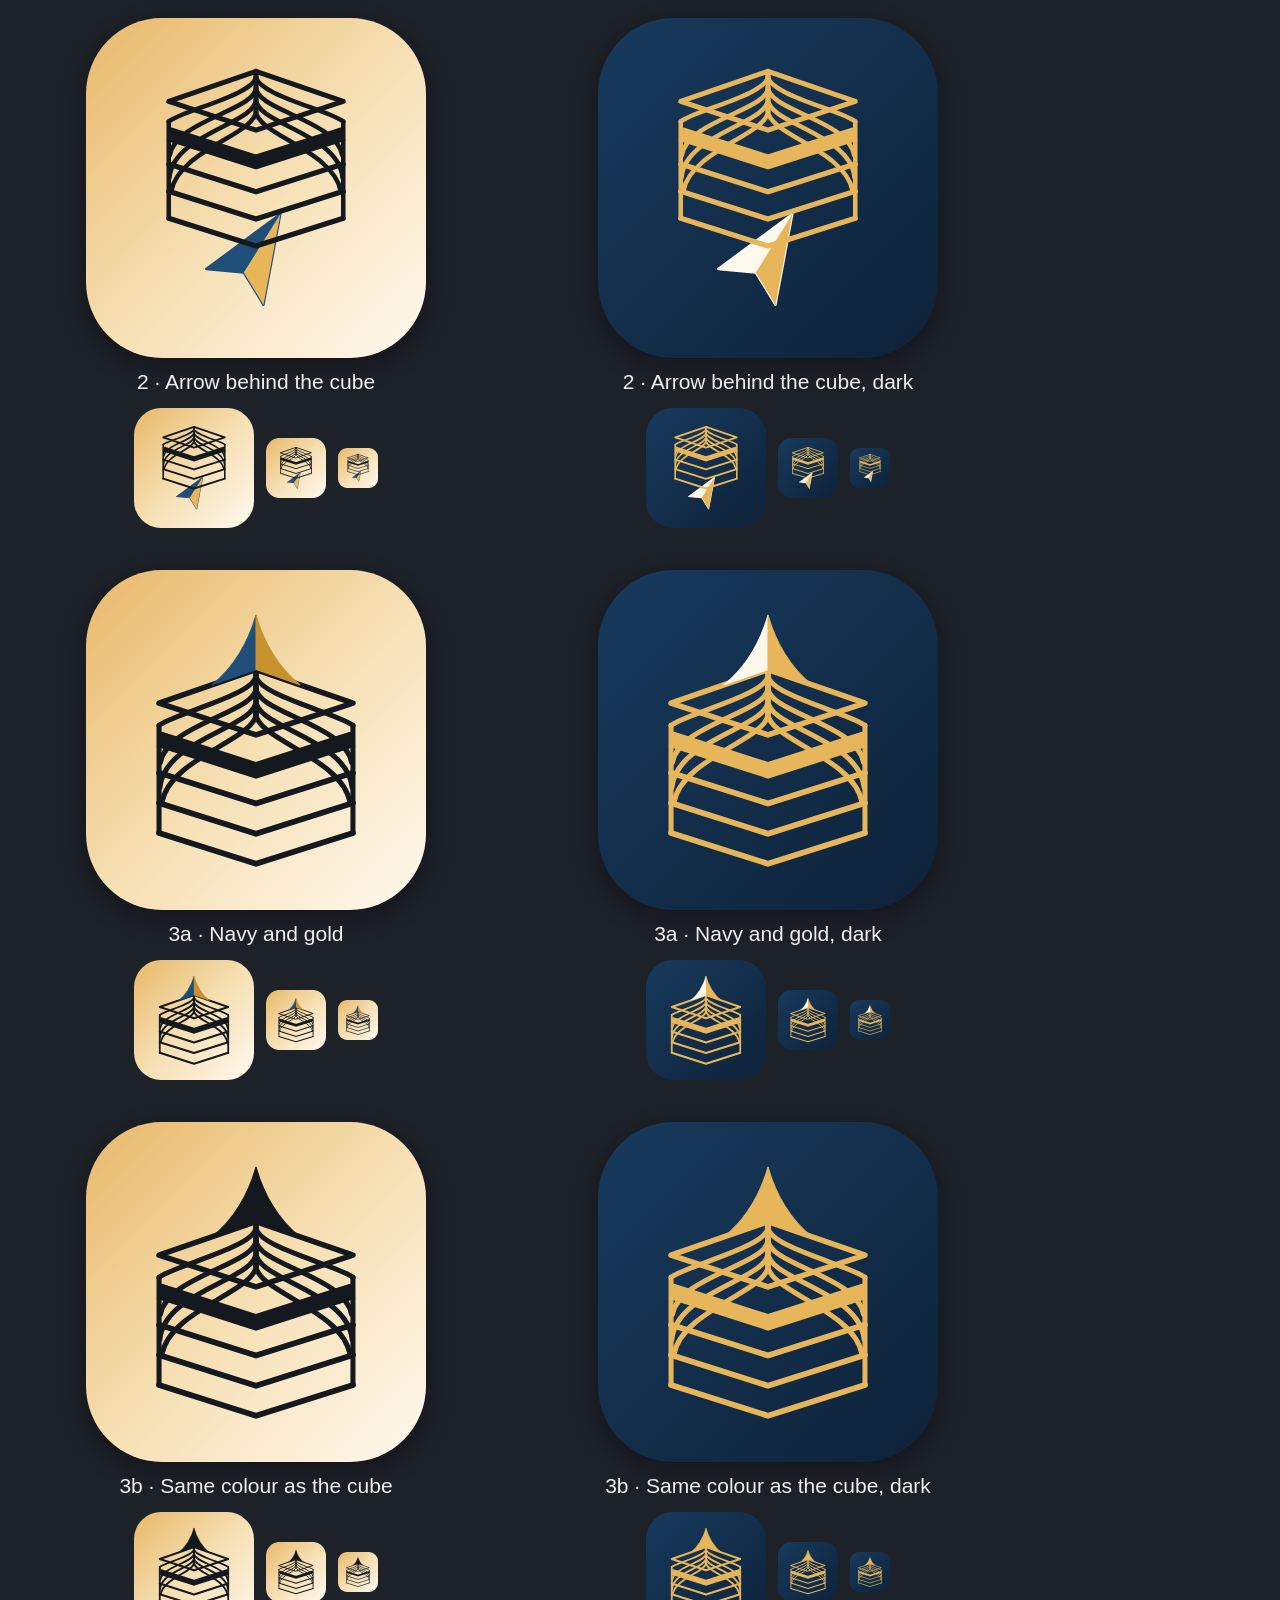
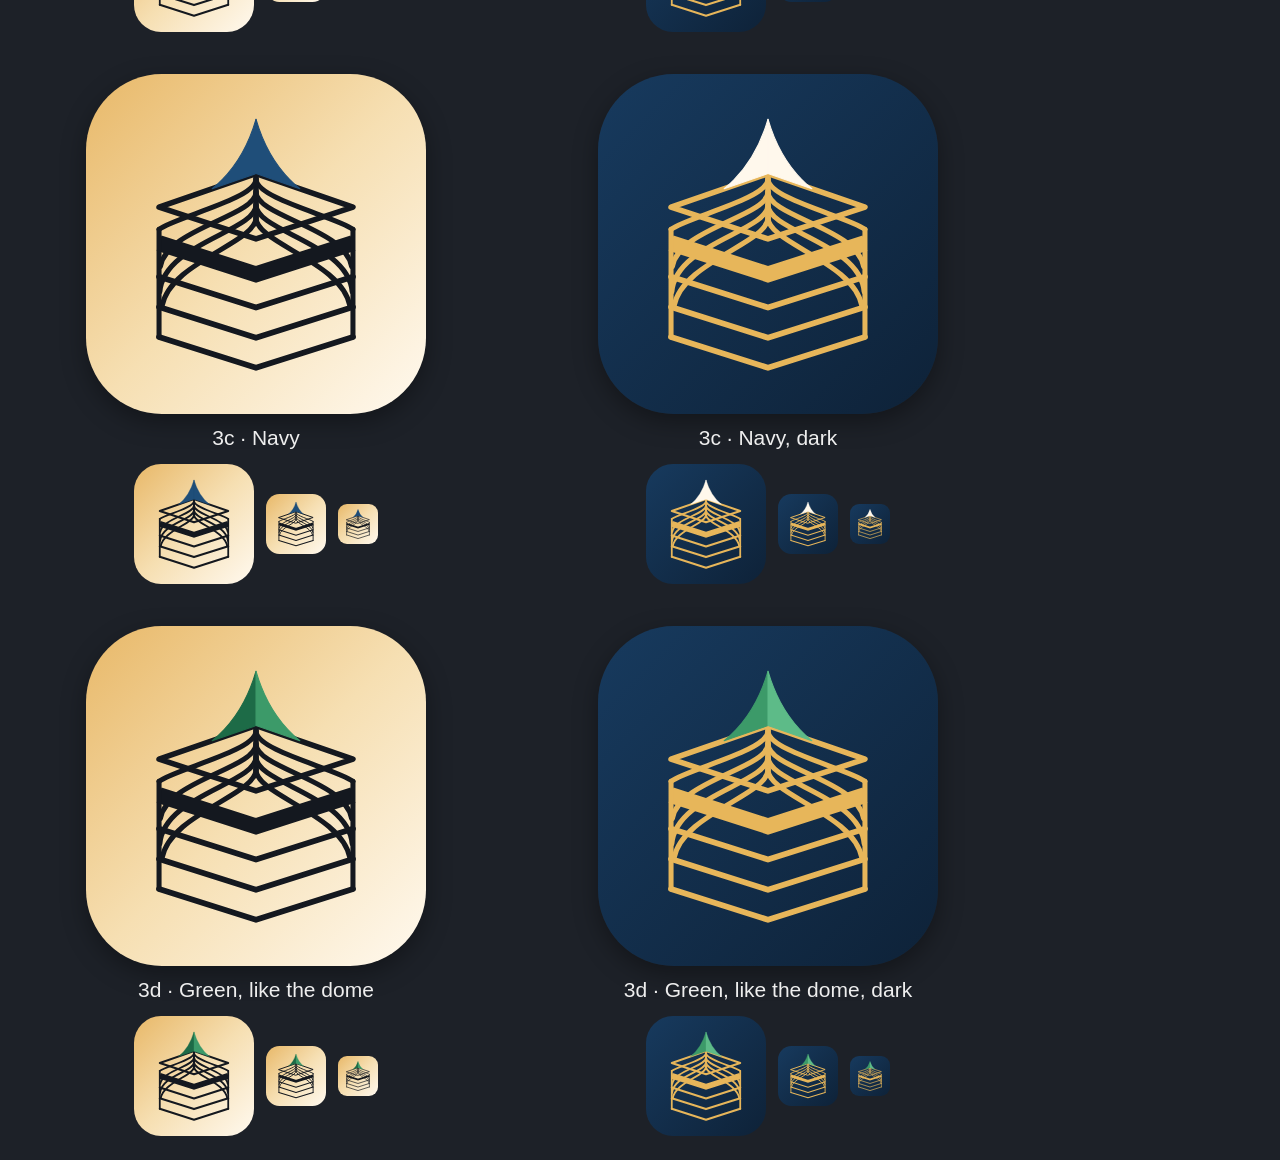
<file: shared/brand/emblem/options.html>
<html><body style="margin:0;background:#1d2128;font-family:-apple-system,Helvetica,sans-serif;color:#eee;width:1040px"><div style="display:inline-block;width:480px;margin:18px 16px;text-align:center;vertical-align:top"><div style="width:340px;height:340px;margin:auto;border-radius:76px;overflow:hidden;box-shadow:0 8px 24px rgba(0,0,0,.35)"><svg width=340 height=340 xmlns="http://www.w3.org/2000/svg" viewBox="0 0 1024 1024"><defs><linearGradient id="bg2l" gradientUnits="userSpaceOnUse" x1="0" y1="0" x2="1024" y2="1024"><stop offset="0" stop-color="#E8B868"/><stop offset="0.5" stop-color="#F6DFB2"/><stop offset="1" stop-color="#FFF9EF"/></linearGradient></defs><rect width="1024" height="1024" fill="url(#bg2l)"/><g transform="translate(224.0 131.8) scale(0.72)"><g transform="translate(400 800) rotate(32) scale(3.2143)"><path d="M0 -60 L44 52 L0 30 L-44 52 Z" fill="#1F4E79" stroke="#1F4E79" stroke-width="3" stroke-linejoin="round"/><path d="M0 -60 L44 52 L0 30 Z" fill="#E7B65A"/></g><path d="M35.0 166.0 L400.0 40.0 L765.0 166.0 L400.0 286.0 Z" fill="none" stroke="#14181F" stroke-linecap="round" stroke-linejoin="round" stroke-width="21"/>
<path d="M400.0 40.0 L400 205" fill="none" stroke="#14181F" stroke-linecap="round" stroke-linejoin="round" stroke-width="21"/>
<path d="M400.0 60.0 C400.0 136.0, 91.5 204.0, 35.0 250.0" fill="none" stroke="#14181F" stroke-linecap="round" stroke-linejoin="round" stroke-width="19"/>
<path d="M400.0 60.0 C400.0 136.0, 708.5 204.0, 765.0 250.0" fill="none" stroke="#14181F" stroke-linecap="round" stroke-linejoin="round" stroke-width="19"/>
<path d="M400.0 108.0 C400.0 202.0, 63.6 245.4, 40.0 390.0" fill="none" stroke="#14181F" stroke-linecap="round" stroke-linejoin="round" stroke-width="19"/>
<path d="M400.0 108.0 C400.0 202.0, 736.4 245.4, 760.0 390.0" fill="none" stroke="#14181F" stroke-linecap="round" stroke-linejoin="round" stroke-width="19"/>
<path d="M400.0 157.0 C400.0 259.0, 53.9 300.9, 38.0 485.0" fill="none" stroke="#14181F" stroke-linecap="round" stroke-linejoin="round" stroke-width="19"/>
<path d="M400.0 157.0 C400.0 259.0, 746.1 300.9, 762.0 485.0" fill="none" stroke="#14181F" stroke-linecap="round" stroke-linejoin="round" stroke-width="19"/>
<path d="M400.0 205.0 C400.0 303.0, 76.6 370.7, 46.0 540.0" fill="none" stroke="#14181F" stroke-linecap="round" stroke-linejoin="round" stroke-width="19"/>
<path d="M400.0 205.0 C400.0 303.0, 723.4 370.7, 754.0 540.0" fill="none" stroke="#14181F" stroke-linecap="round" stroke-linejoin="round" stroke-width="19"/>
<path d="M35.0 302.0 L400.0 419.0 L765.0 302.0" fill="none" stroke="#14181F" stroke-width="60" stroke-linejoin="miter" stroke-miterlimit="8"/>
<path d="M35.0 428.0 L400.0 544.0 L765.0 428.0" fill="none" stroke="#14181F" stroke-linecap="round" stroke-linejoin="round" stroke-width="22"/>
<path d="M35.0 542.0 L400.0 658.0 L765.0 542.0" fill="none" stroke="#14181F" stroke-linecap="round" stroke-linejoin="round" stroke-width="22"/>
<path d="M35.0 655.0 L400.0 771.0 L765.0 655.0" fill="none" stroke="#14181F" stroke-linecap="round" stroke-linejoin="round" stroke-width="22"/>
<path d="M35 250 L35 655" fill="none" stroke="#14181F" stroke-linecap="round" stroke-linejoin="round" stroke-width="19"/>
<path d="M765 250 L765 655" fill="none" stroke="#14181F" stroke-linecap="round" stroke-linejoin="round" stroke-width="19"/></g></svg></div><div style="margin:12px 0 8px;font-size:21px">2 · Arrow behind the cube</div><div style="display:inline-block;margin:6px;width:120px;height:120px;border-radius:27.0px;overflow:hidden;vertical-align:middle"><svg width=120 height=120 xmlns="http://www.w3.org/2000/svg" viewBox="0 0 1024 1024"><defs><linearGradient id="bg2l" gradientUnits="userSpaceOnUse" x1="0" y1="0" x2="1024" y2="1024"><stop offset="0" stop-color="#E8B868"/><stop offset="0.5" stop-color="#F6DFB2"/><stop offset="1" stop-color="#FFF9EF"/></linearGradient></defs><rect width="1024" height="1024" fill="url(#bg2l)"/><g transform="translate(224.0 131.8) scale(0.72)"><g transform="translate(400 800) rotate(32) scale(3.2143)"><path d="M0 -60 L44 52 L0 30 L-44 52 Z" fill="#1F4E79" stroke="#1F4E79" stroke-width="3" stroke-linejoin="round"/><path d="M0 -60 L44 52 L0 30 Z" fill="#E7B65A"/></g><path d="M35.0 166.0 L400.0 40.0 L765.0 166.0 L400.0 286.0 Z" fill="none" stroke="#14181F" stroke-linecap="round" stroke-linejoin="round" stroke-width="21"/>
<path d="M400.0 40.0 L400 205" fill="none" stroke="#14181F" stroke-linecap="round" stroke-linejoin="round" stroke-width="21"/>
<path d="M400.0 60.0 C400.0 136.0, 91.5 204.0, 35.0 250.0" fill="none" stroke="#14181F" stroke-linecap="round" stroke-linejoin="round" stroke-width="19"/>
<path d="M400.0 60.0 C400.0 136.0, 708.5 204.0, 765.0 250.0" fill="none" stroke="#14181F" stroke-linecap="round" stroke-linejoin="round" stroke-width="19"/>
<path d="M400.0 108.0 C400.0 202.0, 63.6 245.4, 40.0 390.0" fill="none" stroke="#14181F" stroke-linecap="round" stroke-linejoin="round" stroke-width="19"/>
<path d="M400.0 108.0 C400.0 202.0, 736.4 245.4, 760.0 390.0" fill="none" stroke="#14181F" stroke-linecap="round" stroke-linejoin="round" stroke-width="19"/>
<path d="M400.0 157.0 C400.0 259.0, 53.9 300.9, 38.0 485.0" fill="none" stroke="#14181F" stroke-linecap="round" stroke-linejoin="round" stroke-width="19"/>
<path d="M400.0 157.0 C400.0 259.0, 746.1 300.9, 762.0 485.0" fill="none" stroke="#14181F" stroke-linecap="round" stroke-linejoin="round" stroke-width="19"/>
<path d="M400.0 205.0 C400.0 303.0, 76.6 370.7, 46.0 540.0" fill="none" stroke="#14181F" stroke-linecap="round" stroke-linejoin="round" stroke-width="19"/>
<path d="M400.0 205.0 C400.0 303.0, 723.4 370.7, 754.0 540.0" fill="none" stroke="#14181F" stroke-linecap="round" stroke-linejoin="round" stroke-width="19"/>
<path d="M35.0 302.0 L400.0 419.0 L765.0 302.0" fill="none" stroke="#14181F" stroke-width="60" stroke-linejoin="miter" stroke-miterlimit="8"/>
<path d="M35.0 428.0 L400.0 544.0 L765.0 428.0" fill="none" stroke="#14181F" stroke-linecap="round" stroke-linejoin="round" stroke-width="22"/>
<path d="M35.0 542.0 L400.0 658.0 L765.0 542.0" fill="none" stroke="#14181F" stroke-linecap="round" stroke-linejoin="round" stroke-width="22"/>
<path d="M35.0 655.0 L400.0 771.0 L765.0 655.0" fill="none" stroke="#14181F" stroke-linecap="round" stroke-linejoin="round" stroke-width="22"/>
<path d="M35 250 L35 655" fill="none" stroke="#14181F" stroke-linecap="round" stroke-linejoin="round" stroke-width="19"/>
<path d="M765 250 L765 655" fill="none" stroke="#14181F" stroke-linecap="round" stroke-linejoin="round" stroke-width="19"/></g></svg></div><div style="display:inline-block;margin:6px;width:60px;height:60px;border-radius:13.5px;overflow:hidden;vertical-align:middle"><svg width=60 height=60 xmlns="http://www.w3.org/2000/svg" viewBox="0 0 1024 1024"><defs><linearGradient id="bg2l" gradientUnits="userSpaceOnUse" x1="0" y1="0" x2="1024" y2="1024"><stop offset="0" stop-color="#E8B868"/><stop offset="0.5" stop-color="#F6DFB2"/><stop offset="1" stop-color="#FFF9EF"/></linearGradient></defs><rect width="1024" height="1024" fill="url(#bg2l)"/><g transform="translate(224.0 131.8) scale(0.72)"><g transform="translate(400 800) rotate(32) scale(3.2143)"><path d="M0 -60 L44 52 L0 30 L-44 52 Z" fill="#1F4E79" stroke="#1F4E79" stroke-width="3" stroke-linejoin="round"/><path d="M0 -60 L44 52 L0 30 Z" fill="#E7B65A"/></g><path d="M35.0 166.0 L400.0 40.0 L765.0 166.0 L400.0 286.0 Z" fill="none" stroke="#14181F" stroke-linecap="round" stroke-linejoin="round" stroke-width="21"/>
<path d="M400.0 40.0 L400 205" fill="none" stroke="#14181F" stroke-linecap="round" stroke-linejoin="round" stroke-width="21"/>
<path d="M400.0 60.0 C400.0 136.0, 91.5 204.0, 35.0 250.0" fill="none" stroke="#14181F" stroke-linecap="round" stroke-linejoin="round" stroke-width="19"/>
<path d="M400.0 60.0 C400.0 136.0, 708.5 204.0, 765.0 250.0" fill="none" stroke="#14181F" stroke-linecap="round" stroke-linejoin="round" stroke-width="19"/>
<path d="M400.0 108.0 C400.0 202.0, 63.6 245.4, 40.0 390.0" fill="none" stroke="#14181F" stroke-linecap="round" stroke-linejoin="round" stroke-width="19"/>
<path d="M400.0 108.0 C400.0 202.0, 736.4 245.4, 760.0 390.0" fill="none" stroke="#14181F" stroke-linecap="round" stroke-linejoin="round" stroke-width="19"/>
<path d="M400.0 157.0 C400.0 259.0, 53.9 300.9, 38.0 485.0" fill="none" stroke="#14181F" stroke-linecap="round" stroke-linejoin="round" stroke-width="19"/>
<path d="M400.0 157.0 C400.0 259.0, 746.1 300.9, 762.0 485.0" fill="none" stroke="#14181F" stroke-linecap="round" stroke-linejoin="round" stroke-width="19"/>
<path d="M400.0 205.0 C400.0 303.0, 76.6 370.7, 46.0 540.0" fill="none" stroke="#14181F" stroke-linecap="round" stroke-linejoin="round" stroke-width="19"/>
<path d="M400.0 205.0 C400.0 303.0, 723.4 370.7, 754.0 540.0" fill="none" stroke="#14181F" stroke-linecap="round" stroke-linejoin="round" stroke-width="19"/>
<path d="M35.0 302.0 L400.0 419.0 L765.0 302.0" fill="none" stroke="#14181F" stroke-width="60" stroke-linejoin="miter" stroke-miterlimit="8"/>
<path d="M35.0 428.0 L400.0 544.0 L765.0 428.0" fill="none" stroke="#14181F" stroke-linecap="round" stroke-linejoin="round" stroke-width="22"/>
<path d="M35.0 542.0 L400.0 658.0 L765.0 542.0" fill="none" stroke="#14181F" stroke-linecap="round" stroke-linejoin="round" stroke-width="22"/>
<path d="M35.0 655.0 L400.0 771.0 L765.0 655.0" fill="none" stroke="#14181F" stroke-linecap="round" stroke-linejoin="round" stroke-width="22"/>
<path d="M35 250 L35 655" fill="none" stroke="#14181F" stroke-linecap="round" stroke-linejoin="round" stroke-width="19"/>
<path d="M765 250 L765 655" fill="none" stroke="#14181F" stroke-linecap="round" stroke-linejoin="round" stroke-width="19"/></g></svg></div><div style="display:inline-block;margin:6px;width:40px;height:40px;border-radius:9.0px;overflow:hidden;vertical-align:middle"><svg width=40 height=40 xmlns="http://www.w3.org/2000/svg" viewBox="0 0 1024 1024"><defs><linearGradient id="bg2l" gradientUnits="userSpaceOnUse" x1="0" y1="0" x2="1024" y2="1024"><stop offset="0" stop-color="#E8B868"/><stop offset="0.5" stop-color="#F6DFB2"/><stop offset="1" stop-color="#FFF9EF"/></linearGradient></defs><rect width="1024" height="1024" fill="url(#bg2l)"/><g transform="translate(224.0 131.8) scale(0.72)"><g transform="translate(400 800) rotate(32) scale(3.2143)"><path d="M0 -60 L44 52 L0 30 L-44 52 Z" fill="#1F4E79" stroke="#1F4E79" stroke-width="3" stroke-linejoin="round"/><path d="M0 -60 L44 52 L0 30 Z" fill="#E7B65A"/></g><path d="M35.0 166.0 L400.0 40.0 L765.0 166.0 L400.0 286.0 Z" fill="none" stroke="#14181F" stroke-linecap="round" stroke-linejoin="round" stroke-width="21"/>
<path d="M400.0 40.0 L400 205" fill="none" stroke="#14181F" stroke-linecap="round" stroke-linejoin="round" stroke-width="21"/>
<path d="M400.0 60.0 C400.0 136.0, 91.5 204.0, 35.0 250.0" fill="none" stroke="#14181F" stroke-linecap="round" stroke-linejoin="round" stroke-width="19"/>
<path d="M400.0 60.0 C400.0 136.0, 708.5 204.0, 765.0 250.0" fill="none" stroke="#14181F" stroke-linecap="round" stroke-linejoin="round" stroke-width="19"/>
<path d="M400.0 108.0 C400.0 202.0, 63.6 245.4, 40.0 390.0" fill="none" stroke="#14181F" stroke-linecap="round" stroke-linejoin="round" stroke-width="19"/>
<path d="M400.0 108.0 C400.0 202.0, 736.4 245.4, 760.0 390.0" fill="none" stroke="#14181F" stroke-linecap="round" stroke-linejoin="round" stroke-width="19"/>
<path d="M400.0 157.0 C400.0 259.0, 53.9 300.9, 38.0 485.0" fill="none" stroke="#14181F" stroke-linecap="round" stroke-linejoin="round" stroke-width="19"/>
<path d="M400.0 157.0 C400.0 259.0, 746.1 300.9, 762.0 485.0" fill="none" stroke="#14181F" stroke-linecap="round" stroke-linejoin="round" stroke-width="19"/>
<path d="M400.0 205.0 C400.0 303.0, 76.6 370.7, 46.0 540.0" fill="none" stroke="#14181F" stroke-linecap="round" stroke-linejoin="round" stroke-width="19"/>
<path d="M400.0 205.0 C400.0 303.0, 723.4 370.7, 754.0 540.0" fill="none" stroke="#14181F" stroke-linecap="round" stroke-linejoin="round" stroke-width="19"/>
<path d="M35.0 302.0 L400.0 419.0 L765.0 302.0" fill="none" stroke="#14181F" stroke-width="60" stroke-linejoin="miter" stroke-miterlimit="8"/>
<path d="M35.0 428.0 L400.0 544.0 L765.0 428.0" fill="none" stroke="#14181F" stroke-linecap="round" stroke-linejoin="round" stroke-width="22"/>
<path d="M35.0 542.0 L400.0 658.0 L765.0 542.0" fill="none" stroke="#14181F" stroke-linecap="round" stroke-linejoin="round" stroke-width="22"/>
<path d="M35.0 655.0 L400.0 771.0 L765.0 655.0" fill="none" stroke="#14181F" stroke-linecap="round" stroke-linejoin="round" stroke-width="22"/>
<path d="M35 250 L35 655" fill="none" stroke="#14181F" stroke-linecap="round" stroke-linejoin="round" stroke-width="19"/>
<path d="M765 250 L765 655" fill="none" stroke="#14181F" stroke-linecap="round" stroke-linejoin="round" stroke-width="19"/></g></svg></div></div><div style="display:inline-block;width:480px;margin:18px 16px;text-align:center;vertical-align:top"><div style="width:340px;height:340px;margin:auto;border-radius:76px;overflow:hidden;box-shadow:0 8px 24px rgba(0,0,0,.35)"><svg width=340 height=340 xmlns="http://www.w3.org/2000/svg" viewBox="0 0 1024 1024"><defs><linearGradient id="bg2d" gradientUnits="userSpaceOnUse" x1="0" y1="0" x2="1024" y2="1024"><stop offset="0" stop-color="#173A5E"/><stop offset="1" stop-color="#0E2238"/></linearGradient></defs><rect width="1024" height="1024" fill="url(#bg2d)"/><g transform="translate(224.0 131.8) scale(0.72)"><g transform="translate(400 800) rotate(32) scale(3.2143)"><path d="M0 -60 L44 52 L0 30 L-44 52 Z" fill="#FFF8EC" stroke="#FFF8EC" stroke-width="3" stroke-linejoin="round"/><path d="M0 -60 L44 52 L0 30 Z" fill="#E7B65A"/></g><path d="M35.0 166.0 L400.0 40.0 L765.0 166.0 L400.0 286.0 Z" fill="none" stroke="#E7B65A" stroke-linecap="round" stroke-linejoin="round" stroke-width="21"/>
<path d="M400.0 40.0 L400 205" fill="none" stroke="#E7B65A" stroke-linecap="round" stroke-linejoin="round" stroke-width="21"/>
<path d="M400.0 60.0 C400.0 136.0, 91.5 204.0, 35.0 250.0" fill="none" stroke="#E7B65A" stroke-linecap="round" stroke-linejoin="round" stroke-width="19"/>
<path d="M400.0 60.0 C400.0 136.0, 708.5 204.0, 765.0 250.0" fill="none" stroke="#E7B65A" stroke-linecap="round" stroke-linejoin="round" stroke-width="19"/>
<path d="M400.0 108.0 C400.0 202.0, 63.6 245.4, 40.0 390.0" fill="none" stroke="#E7B65A" stroke-linecap="round" stroke-linejoin="round" stroke-width="19"/>
<path d="M400.0 108.0 C400.0 202.0, 736.4 245.4, 760.0 390.0" fill="none" stroke="#E7B65A" stroke-linecap="round" stroke-linejoin="round" stroke-width="19"/>
<path d="M400.0 157.0 C400.0 259.0, 53.9 300.9, 38.0 485.0" fill="none" stroke="#E7B65A" stroke-linecap="round" stroke-linejoin="round" stroke-width="19"/>
<path d="M400.0 157.0 C400.0 259.0, 746.1 300.9, 762.0 485.0" fill="none" stroke="#E7B65A" stroke-linecap="round" stroke-linejoin="round" stroke-width="19"/>
<path d="M400.0 205.0 C400.0 303.0, 76.6 370.7, 46.0 540.0" fill="none" stroke="#E7B65A" stroke-linecap="round" stroke-linejoin="round" stroke-width="19"/>
<path d="M400.0 205.0 C400.0 303.0, 723.4 370.7, 754.0 540.0" fill="none" stroke="#E7B65A" stroke-linecap="round" stroke-linejoin="round" stroke-width="19"/>
<path d="M35.0 302.0 L400.0 419.0 L765.0 302.0" fill="none" stroke="#E7B65A" stroke-width="60" stroke-linejoin="miter" stroke-miterlimit="8"/>
<path d="M35.0 428.0 L400.0 544.0 L765.0 428.0" fill="none" stroke="#E7B65A" stroke-linecap="round" stroke-linejoin="round" stroke-width="22"/>
<path d="M35.0 542.0 L400.0 658.0 L765.0 542.0" fill="none" stroke="#E7B65A" stroke-linecap="round" stroke-linejoin="round" stroke-width="22"/>
<path d="M35.0 655.0 L400.0 771.0 L765.0 655.0" fill="none" stroke="#E7B65A" stroke-linecap="round" stroke-linejoin="round" stroke-width="22"/>
<path d="M35 250 L35 655" fill="none" stroke="#E7B65A" stroke-linecap="round" stroke-linejoin="round" stroke-width="19"/>
<path d="M765 250 L765 655" fill="none" stroke="#E7B65A" stroke-linecap="round" stroke-linejoin="round" stroke-width="19"/></g></svg></div><div style="margin:12px 0 8px;font-size:21px">2 · Arrow behind the cube, dark</div><div style="display:inline-block;margin:6px;width:120px;height:120px;border-radius:27.0px;overflow:hidden;vertical-align:middle"><svg width=120 height=120 xmlns="http://www.w3.org/2000/svg" viewBox="0 0 1024 1024"><defs><linearGradient id="bg2d" gradientUnits="userSpaceOnUse" x1="0" y1="0" x2="1024" y2="1024"><stop offset="0" stop-color="#173A5E"/><stop offset="1" stop-color="#0E2238"/></linearGradient></defs><rect width="1024" height="1024" fill="url(#bg2d)"/><g transform="translate(224.0 131.8) scale(0.72)"><g transform="translate(400 800) rotate(32) scale(3.2143)"><path d="M0 -60 L44 52 L0 30 L-44 52 Z" fill="#FFF8EC" stroke="#FFF8EC" stroke-width="3" stroke-linejoin="round"/><path d="M0 -60 L44 52 L0 30 Z" fill="#E7B65A"/></g><path d="M35.0 166.0 L400.0 40.0 L765.0 166.0 L400.0 286.0 Z" fill="none" stroke="#E7B65A" stroke-linecap="round" stroke-linejoin="round" stroke-width="21"/>
<path d="M400.0 40.0 L400 205" fill="none" stroke="#E7B65A" stroke-linecap="round" stroke-linejoin="round" stroke-width="21"/>
<path d="M400.0 60.0 C400.0 136.0, 91.5 204.0, 35.0 250.0" fill="none" stroke="#E7B65A" stroke-linecap="round" stroke-linejoin="round" stroke-width="19"/>
<path d="M400.0 60.0 C400.0 136.0, 708.5 204.0, 765.0 250.0" fill="none" stroke="#E7B65A" stroke-linecap="round" stroke-linejoin="round" stroke-width="19"/>
<path d="M400.0 108.0 C400.0 202.0, 63.6 245.4, 40.0 390.0" fill="none" stroke="#E7B65A" stroke-linecap="round" stroke-linejoin="round" stroke-width="19"/>
<path d="M400.0 108.0 C400.0 202.0, 736.4 245.4, 760.0 390.0" fill="none" stroke="#E7B65A" stroke-linecap="round" stroke-linejoin="round" stroke-width="19"/>
<path d="M400.0 157.0 C400.0 259.0, 53.9 300.9, 38.0 485.0" fill="none" stroke="#E7B65A" stroke-linecap="round" stroke-linejoin="round" stroke-width="19"/>
<path d="M400.0 157.0 C400.0 259.0, 746.1 300.9, 762.0 485.0" fill="none" stroke="#E7B65A" stroke-linecap="round" stroke-linejoin="round" stroke-width="19"/>
<path d="M400.0 205.0 C400.0 303.0, 76.6 370.7, 46.0 540.0" fill="none" stroke="#E7B65A" stroke-linecap="round" stroke-linejoin="round" stroke-width="19"/>
<path d="M400.0 205.0 C400.0 303.0, 723.4 370.7, 754.0 540.0" fill="none" stroke="#E7B65A" stroke-linecap="round" stroke-linejoin="round" stroke-width="19"/>
<path d="M35.0 302.0 L400.0 419.0 L765.0 302.0" fill="none" stroke="#E7B65A" stroke-width="60" stroke-linejoin="miter" stroke-miterlimit="8"/>
<path d="M35.0 428.0 L400.0 544.0 L765.0 428.0" fill="none" stroke="#E7B65A" stroke-linecap="round" stroke-linejoin="round" stroke-width="22"/>
<path d="M35.0 542.0 L400.0 658.0 L765.0 542.0" fill="none" stroke="#E7B65A" stroke-linecap="round" stroke-linejoin="round" stroke-width="22"/>
<path d="M35.0 655.0 L400.0 771.0 L765.0 655.0" fill="none" stroke="#E7B65A" stroke-linecap="round" stroke-linejoin="round" stroke-width="22"/>
<path d="M35 250 L35 655" fill="none" stroke="#E7B65A" stroke-linecap="round" stroke-linejoin="round" stroke-width="19"/>
<path d="M765 250 L765 655" fill="none" stroke="#E7B65A" stroke-linecap="round" stroke-linejoin="round" stroke-width="19"/></g></svg></div><div style="display:inline-block;margin:6px;width:60px;height:60px;border-radius:13.5px;overflow:hidden;vertical-align:middle"><svg width=60 height=60 xmlns="http://www.w3.org/2000/svg" viewBox="0 0 1024 1024"><defs><linearGradient id="bg2d" gradientUnits="userSpaceOnUse" x1="0" y1="0" x2="1024" y2="1024"><stop offset="0" stop-color="#173A5E"/><stop offset="1" stop-color="#0E2238"/></linearGradient></defs><rect width="1024" height="1024" fill="url(#bg2d)"/><g transform="translate(224.0 131.8) scale(0.72)"><g transform="translate(400 800) rotate(32) scale(3.2143)"><path d="M0 -60 L44 52 L0 30 L-44 52 Z" fill="#FFF8EC" stroke="#FFF8EC" stroke-width="3" stroke-linejoin="round"/><path d="M0 -60 L44 52 L0 30 Z" fill="#E7B65A"/></g><path d="M35.0 166.0 L400.0 40.0 L765.0 166.0 L400.0 286.0 Z" fill="none" stroke="#E7B65A" stroke-linecap="round" stroke-linejoin="round" stroke-width="21"/>
<path d="M400.0 40.0 L400 205" fill="none" stroke="#E7B65A" stroke-linecap="round" stroke-linejoin="round" stroke-width="21"/>
<path d="M400.0 60.0 C400.0 136.0, 91.5 204.0, 35.0 250.0" fill="none" stroke="#E7B65A" stroke-linecap="round" stroke-linejoin="round" stroke-width="19"/>
<path d="M400.0 60.0 C400.0 136.0, 708.5 204.0, 765.0 250.0" fill="none" stroke="#E7B65A" stroke-linecap="round" stroke-linejoin="round" stroke-width="19"/>
<path d="M400.0 108.0 C400.0 202.0, 63.6 245.4, 40.0 390.0" fill="none" stroke="#E7B65A" stroke-linecap="round" stroke-linejoin="round" stroke-width="19"/>
<path d="M400.0 108.0 C400.0 202.0, 736.4 245.4, 760.0 390.0" fill="none" stroke="#E7B65A" stroke-linecap="round" stroke-linejoin="round" stroke-width="19"/>
<path d="M400.0 157.0 C400.0 259.0, 53.9 300.9, 38.0 485.0" fill="none" stroke="#E7B65A" stroke-linecap="round" stroke-linejoin="round" stroke-width="19"/>
<path d="M400.0 157.0 C400.0 259.0, 746.1 300.9, 762.0 485.0" fill="none" stroke="#E7B65A" stroke-linecap="round" stroke-linejoin="round" stroke-width="19"/>
<path d="M400.0 205.0 C400.0 303.0, 76.6 370.7, 46.0 540.0" fill="none" stroke="#E7B65A" stroke-linecap="round" stroke-linejoin="round" stroke-width="19"/>
<path d="M400.0 205.0 C400.0 303.0, 723.4 370.7, 754.0 540.0" fill="none" stroke="#E7B65A" stroke-linecap="round" stroke-linejoin="round" stroke-width="19"/>
<path d="M35.0 302.0 L400.0 419.0 L765.0 302.0" fill="none" stroke="#E7B65A" stroke-width="60" stroke-linejoin="miter" stroke-miterlimit="8"/>
<path d="M35.0 428.0 L400.0 544.0 L765.0 428.0" fill="none" stroke="#E7B65A" stroke-linecap="round" stroke-linejoin="round" stroke-width="22"/>
<path d="M35.0 542.0 L400.0 658.0 L765.0 542.0" fill="none" stroke="#E7B65A" stroke-linecap="round" stroke-linejoin="round" stroke-width="22"/>
<path d="M35.0 655.0 L400.0 771.0 L765.0 655.0" fill="none" stroke="#E7B65A" stroke-linecap="round" stroke-linejoin="round" stroke-width="22"/>
<path d="M35 250 L35 655" fill="none" stroke="#E7B65A" stroke-linecap="round" stroke-linejoin="round" stroke-width="19"/>
<path d="M765 250 L765 655" fill="none" stroke="#E7B65A" stroke-linecap="round" stroke-linejoin="round" stroke-width="19"/></g></svg></div><div style="display:inline-block;margin:6px;width:40px;height:40px;border-radius:9.0px;overflow:hidden;vertical-align:middle"><svg width=40 height=40 xmlns="http://www.w3.org/2000/svg" viewBox="0 0 1024 1024"><defs><linearGradient id="bg2d" gradientUnits="userSpaceOnUse" x1="0" y1="0" x2="1024" y2="1024"><stop offset="0" stop-color="#173A5E"/><stop offset="1" stop-color="#0E2238"/></linearGradient></defs><rect width="1024" height="1024" fill="url(#bg2d)"/><g transform="translate(224.0 131.8) scale(0.72)"><g transform="translate(400 800) rotate(32) scale(3.2143)"><path d="M0 -60 L44 52 L0 30 L-44 52 Z" fill="#FFF8EC" stroke="#FFF8EC" stroke-width="3" stroke-linejoin="round"/><path d="M0 -60 L44 52 L0 30 Z" fill="#E7B65A"/></g><path d="M35.0 166.0 L400.0 40.0 L765.0 166.0 L400.0 286.0 Z" fill="none" stroke="#E7B65A" stroke-linecap="round" stroke-linejoin="round" stroke-width="21"/>
<path d="M400.0 40.0 L400 205" fill="none" stroke="#E7B65A" stroke-linecap="round" stroke-linejoin="round" stroke-width="21"/>
<path d="M400.0 60.0 C400.0 136.0, 91.5 204.0, 35.0 250.0" fill="none" stroke="#E7B65A" stroke-linecap="round" stroke-linejoin="round" stroke-width="19"/>
<path d="M400.0 60.0 C400.0 136.0, 708.5 204.0, 765.0 250.0" fill="none" stroke="#E7B65A" stroke-linecap="round" stroke-linejoin="round" stroke-width="19"/>
<path d="M400.0 108.0 C400.0 202.0, 63.6 245.4, 40.0 390.0" fill="none" stroke="#E7B65A" stroke-linecap="round" stroke-linejoin="round" stroke-width="19"/>
<path d="M400.0 108.0 C400.0 202.0, 736.4 245.4, 760.0 390.0" fill="none" stroke="#E7B65A" stroke-linecap="round" stroke-linejoin="round" stroke-width="19"/>
<path d="M400.0 157.0 C400.0 259.0, 53.9 300.9, 38.0 485.0" fill="none" stroke="#E7B65A" stroke-linecap="round" stroke-linejoin="round" stroke-width="19"/>
<path d="M400.0 157.0 C400.0 259.0, 746.1 300.9, 762.0 485.0" fill="none" stroke="#E7B65A" stroke-linecap="round" stroke-linejoin="round" stroke-width="19"/>
<path d="M400.0 205.0 C400.0 303.0, 76.6 370.7, 46.0 540.0" fill="none" stroke="#E7B65A" stroke-linecap="round" stroke-linejoin="round" stroke-width="19"/>
<path d="M400.0 205.0 C400.0 303.0, 723.4 370.7, 754.0 540.0" fill="none" stroke="#E7B65A" stroke-linecap="round" stroke-linejoin="round" stroke-width="19"/>
<path d="M35.0 302.0 L400.0 419.0 L765.0 302.0" fill="none" stroke="#E7B65A" stroke-width="60" stroke-linejoin="miter" stroke-miterlimit="8"/>
<path d="M35.0 428.0 L400.0 544.0 L765.0 428.0" fill="none" stroke="#E7B65A" stroke-linecap="round" stroke-linejoin="round" stroke-width="22"/>
<path d="M35.0 542.0 L400.0 658.0 L765.0 542.0" fill="none" stroke="#E7B65A" stroke-linecap="round" stroke-linejoin="round" stroke-width="22"/>
<path d="M35.0 655.0 L400.0 771.0 L765.0 655.0" fill="none" stroke="#E7B65A" stroke-linecap="round" stroke-linejoin="round" stroke-width="22"/>
<path d="M35 250 L35 655" fill="none" stroke="#E7B65A" stroke-linecap="round" stroke-linejoin="round" stroke-width="19"/>
<path d="M765 250 L765 655" fill="none" stroke="#E7B65A" stroke-linecap="round" stroke-linejoin="round" stroke-width="19"/></g></svg></div></div><div style="display:inline-block;width:480px;margin:18px 16px;text-align:center;vertical-align:top"><div style="width:340px;height:340px;margin:auto;border-radius:76px;overflow:hidden;box-shadow:0 8px 24px rgba(0,0,0,.35)"><svg width=340 height=340 xmlns="http://www.w3.org/2000/svg" viewBox="0 0 1024 1024"><defs><linearGradient id="bg3al" gradientUnits="userSpaceOnUse" x1="0" y1="0" x2="1024" y2="1024"><stop offset="0" stop-color="#E8B868"/><stop offset="0.5" stop-color="#F6DFB2"/><stop offset="1" stop-color="#FFF9EF"/></linearGradient></defs><rect width="1024" height="1024" fill="url(#bg3al)"/><g transform="translate(192.0 268.0) scale(0.8)"><path d="M35.0 166.0 L400.0 40.0 L765.0 166.0 L400.0 286.0 Z" fill="none" stroke="#14181F" stroke-linecap="round" stroke-linejoin="round" stroke-width="21"/>
<path d="M400.0 40.0 L400 205" fill="none" stroke="#14181F" stroke-linecap="round" stroke-linejoin="round" stroke-width="21"/>
<path d="M400.0 60.0 C400.0 136.0, 91.5 204.0, 35.0 250.0" fill="none" stroke="#14181F" stroke-linecap="round" stroke-linejoin="round" stroke-width="19"/>
<path d="M400.0 60.0 C400.0 136.0, 708.5 204.0, 765.0 250.0" fill="none" stroke="#14181F" stroke-linecap="round" stroke-linejoin="round" stroke-width="19"/>
<path d="M400.0 108.0 C400.0 202.0, 63.6 245.4, 40.0 390.0" fill="none" stroke="#14181F" stroke-linecap="round" stroke-linejoin="round" stroke-width="19"/>
<path d="M400.0 108.0 C400.0 202.0, 736.4 245.4, 760.0 390.0" fill="none" stroke="#14181F" stroke-linecap="round" stroke-linejoin="round" stroke-width="19"/>
<path d="M400.0 157.0 C400.0 259.0, 53.9 300.9, 38.0 485.0" fill="none" stroke="#14181F" stroke-linecap="round" stroke-linejoin="round" stroke-width="19"/>
<path d="M400.0 157.0 C400.0 259.0, 746.1 300.9, 762.0 485.0" fill="none" stroke="#14181F" stroke-linecap="round" stroke-linejoin="round" stroke-width="19"/>
<path d="M400.0 205.0 C400.0 303.0, 76.6 370.7, 46.0 540.0" fill="none" stroke="#14181F" stroke-linecap="round" stroke-linejoin="round" stroke-width="19"/>
<path d="M400.0 205.0 C400.0 303.0, 723.4 370.7, 754.0 540.0" fill="none" stroke="#14181F" stroke-linecap="round" stroke-linejoin="round" stroke-width="19"/>
<path d="M35.0 302.0 L400.0 419.0 L765.0 302.0" fill="none" stroke="#14181F" stroke-width="60" stroke-linejoin="miter" stroke-miterlimit="8"/>
<path d="M35.0 428.0 L400.0 544.0 L765.0 428.0" fill="none" stroke="#14181F" stroke-linecap="round" stroke-linejoin="round" stroke-width="22"/>
<path d="M35.0 542.0 L400.0 658.0 L765.0 542.0" fill="none" stroke="#14181F" stroke-linecap="round" stroke-linejoin="round" stroke-width="22"/>
<path d="M35.0 655.0 L400.0 771.0 L765.0 655.0" fill="none" stroke="#14181F" stroke-linecap="round" stroke-linejoin="round" stroke-width="22"/>
<path d="M35 250 L35 655" fill="none" stroke="#14181F" stroke-linecap="round" stroke-linejoin="round" stroke-width="19"/>
<path d="M765 250 L765 655" fill="none" stroke="#14181F" stroke-linecap="round" stroke-linejoin="round" stroke-width="19"/><path d="M400 -165 Q352 1.9589041095890423 235.0 97.0 L400 40 Z" fill="#1F4E79" stroke="#1F4E79" stroke-width="4" stroke-linejoin="round"/><path d="M400 -165 Q448 1.9589041095890423 565.0 97.0 L400 40 Z" fill="#C8922E" stroke="#C8922E" stroke-width="4" stroke-linejoin="round"/></g></svg></div><div style="margin:12px 0 8px;font-size:21px">3a · Navy and gold</div><div style="display:inline-block;margin:6px;width:120px;height:120px;border-radius:27.0px;overflow:hidden;vertical-align:middle"><svg width=120 height=120 xmlns="http://www.w3.org/2000/svg" viewBox="0 0 1024 1024"><defs><linearGradient id="bg3al" gradientUnits="userSpaceOnUse" x1="0" y1="0" x2="1024" y2="1024"><stop offset="0" stop-color="#E8B868"/><stop offset="0.5" stop-color="#F6DFB2"/><stop offset="1" stop-color="#FFF9EF"/></linearGradient></defs><rect width="1024" height="1024" fill="url(#bg3al)"/><g transform="translate(192.0 268.0) scale(0.8)"><path d="M35.0 166.0 L400.0 40.0 L765.0 166.0 L400.0 286.0 Z" fill="none" stroke="#14181F" stroke-linecap="round" stroke-linejoin="round" stroke-width="21"/>
<path d="M400.0 40.0 L400 205" fill="none" stroke="#14181F" stroke-linecap="round" stroke-linejoin="round" stroke-width="21"/>
<path d="M400.0 60.0 C400.0 136.0, 91.5 204.0, 35.0 250.0" fill="none" stroke="#14181F" stroke-linecap="round" stroke-linejoin="round" stroke-width="19"/>
<path d="M400.0 60.0 C400.0 136.0, 708.5 204.0, 765.0 250.0" fill="none" stroke="#14181F" stroke-linecap="round" stroke-linejoin="round" stroke-width="19"/>
<path d="M400.0 108.0 C400.0 202.0, 63.6 245.4, 40.0 390.0" fill="none" stroke="#14181F" stroke-linecap="round" stroke-linejoin="round" stroke-width="19"/>
<path d="M400.0 108.0 C400.0 202.0, 736.4 245.4, 760.0 390.0" fill="none" stroke="#14181F" stroke-linecap="round" stroke-linejoin="round" stroke-width="19"/>
<path d="M400.0 157.0 C400.0 259.0, 53.9 300.9, 38.0 485.0" fill="none" stroke="#14181F" stroke-linecap="round" stroke-linejoin="round" stroke-width="19"/>
<path d="M400.0 157.0 C400.0 259.0, 746.1 300.9, 762.0 485.0" fill="none" stroke="#14181F" stroke-linecap="round" stroke-linejoin="round" stroke-width="19"/>
<path d="M400.0 205.0 C400.0 303.0, 76.6 370.7, 46.0 540.0" fill="none" stroke="#14181F" stroke-linecap="round" stroke-linejoin="round" stroke-width="19"/>
<path d="M400.0 205.0 C400.0 303.0, 723.4 370.7, 754.0 540.0" fill="none" stroke="#14181F" stroke-linecap="round" stroke-linejoin="round" stroke-width="19"/>
<path d="M35.0 302.0 L400.0 419.0 L765.0 302.0" fill="none" stroke="#14181F" stroke-width="60" stroke-linejoin="miter" stroke-miterlimit="8"/>
<path d="M35.0 428.0 L400.0 544.0 L765.0 428.0" fill="none" stroke="#14181F" stroke-linecap="round" stroke-linejoin="round" stroke-width="22"/>
<path d="M35.0 542.0 L400.0 658.0 L765.0 542.0" fill="none" stroke="#14181F" stroke-linecap="round" stroke-linejoin="round" stroke-width="22"/>
<path d="M35.0 655.0 L400.0 771.0 L765.0 655.0" fill="none" stroke="#14181F" stroke-linecap="round" stroke-linejoin="round" stroke-width="22"/>
<path d="M35 250 L35 655" fill="none" stroke="#14181F" stroke-linecap="round" stroke-linejoin="round" stroke-width="19"/>
<path d="M765 250 L765 655" fill="none" stroke="#14181F" stroke-linecap="round" stroke-linejoin="round" stroke-width="19"/><path d="M400 -165 Q352 1.9589041095890423 235.0 97.0 L400 40 Z" fill="#1F4E79" stroke="#1F4E79" stroke-width="4" stroke-linejoin="round"/><path d="M400 -165 Q448 1.9589041095890423 565.0 97.0 L400 40 Z" fill="#C8922E" stroke="#C8922E" stroke-width="4" stroke-linejoin="round"/></g></svg></div><div style="display:inline-block;margin:6px;width:60px;height:60px;border-radius:13.5px;overflow:hidden;vertical-align:middle"><svg width=60 height=60 xmlns="http://www.w3.org/2000/svg" viewBox="0 0 1024 1024"><defs><linearGradient id="bg3al" gradientUnits="userSpaceOnUse" x1="0" y1="0" x2="1024" y2="1024"><stop offset="0" stop-color="#E8B868"/><stop offset="0.5" stop-color="#F6DFB2"/><stop offset="1" stop-color="#FFF9EF"/></linearGradient></defs><rect width="1024" height="1024" fill="url(#bg3al)"/><g transform="translate(192.0 268.0) scale(0.8)"><path d="M35.0 166.0 L400.0 40.0 L765.0 166.0 L400.0 286.0 Z" fill="none" stroke="#14181F" stroke-linecap="round" stroke-linejoin="round" stroke-width="21"/>
<path d="M400.0 40.0 L400 205" fill="none" stroke="#14181F" stroke-linecap="round" stroke-linejoin="round" stroke-width="21"/>
<path d="M400.0 60.0 C400.0 136.0, 91.5 204.0, 35.0 250.0" fill="none" stroke="#14181F" stroke-linecap="round" stroke-linejoin="round" stroke-width="19"/>
<path d="M400.0 60.0 C400.0 136.0, 708.5 204.0, 765.0 250.0" fill="none" stroke="#14181F" stroke-linecap="round" stroke-linejoin="round" stroke-width="19"/>
<path d="M400.0 108.0 C400.0 202.0, 63.6 245.4, 40.0 390.0" fill="none" stroke="#14181F" stroke-linecap="round" stroke-linejoin="round" stroke-width="19"/>
<path d="M400.0 108.0 C400.0 202.0, 736.4 245.4, 760.0 390.0" fill="none" stroke="#14181F" stroke-linecap="round" stroke-linejoin="round" stroke-width="19"/>
<path d="M400.0 157.0 C400.0 259.0, 53.9 300.9, 38.0 485.0" fill="none" stroke="#14181F" stroke-linecap="round" stroke-linejoin="round" stroke-width="19"/>
<path d="M400.0 157.0 C400.0 259.0, 746.1 300.9, 762.0 485.0" fill="none" stroke="#14181F" stroke-linecap="round" stroke-linejoin="round" stroke-width="19"/>
<path d="M400.0 205.0 C400.0 303.0, 76.6 370.7, 46.0 540.0" fill="none" stroke="#14181F" stroke-linecap="round" stroke-linejoin="round" stroke-width="19"/>
<path d="M400.0 205.0 C400.0 303.0, 723.4 370.7, 754.0 540.0" fill="none" stroke="#14181F" stroke-linecap="round" stroke-linejoin="round" stroke-width="19"/>
<path d="M35.0 302.0 L400.0 419.0 L765.0 302.0" fill="none" stroke="#14181F" stroke-width="60" stroke-linejoin="miter" stroke-miterlimit="8"/>
<path d="M35.0 428.0 L400.0 544.0 L765.0 428.0" fill="none" stroke="#14181F" stroke-linecap="round" stroke-linejoin="round" stroke-width="22"/>
<path d="M35.0 542.0 L400.0 658.0 L765.0 542.0" fill="none" stroke="#14181F" stroke-linecap="round" stroke-linejoin="round" stroke-width="22"/>
<path d="M35.0 655.0 L400.0 771.0 L765.0 655.0" fill="none" stroke="#14181F" stroke-linecap="round" stroke-linejoin="round" stroke-width="22"/>
<path d="M35 250 L35 655" fill="none" stroke="#14181F" stroke-linecap="round" stroke-linejoin="round" stroke-width="19"/>
<path d="M765 250 L765 655" fill="none" stroke="#14181F" stroke-linecap="round" stroke-linejoin="round" stroke-width="19"/><path d="M400 -165 Q352 1.9589041095890423 235.0 97.0 L400 40 Z" fill="#1F4E79" stroke="#1F4E79" stroke-width="4" stroke-linejoin="round"/><path d="M400 -165 Q448 1.9589041095890423 565.0 97.0 L400 40 Z" fill="#C8922E" stroke="#C8922E" stroke-width="4" stroke-linejoin="round"/></g></svg></div><div style="display:inline-block;margin:6px;width:40px;height:40px;border-radius:9.0px;overflow:hidden;vertical-align:middle"><svg width=40 height=40 xmlns="http://www.w3.org/2000/svg" viewBox="0 0 1024 1024"><defs><linearGradient id="bg3al" gradientUnits="userSpaceOnUse" x1="0" y1="0" x2="1024" y2="1024"><stop offset="0" stop-color="#E8B868"/><stop offset="0.5" stop-color="#F6DFB2"/><stop offset="1" stop-color="#FFF9EF"/></linearGradient></defs><rect width="1024" height="1024" fill="url(#bg3al)"/><g transform="translate(192.0 268.0) scale(0.8)"><path d="M35.0 166.0 L400.0 40.0 L765.0 166.0 L400.0 286.0 Z" fill="none" stroke="#14181F" stroke-linecap="round" stroke-linejoin="round" stroke-width="21"/>
<path d="M400.0 40.0 L400 205" fill="none" stroke="#14181F" stroke-linecap="round" stroke-linejoin="round" stroke-width="21"/>
<path d="M400.0 60.0 C400.0 136.0, 91.5 204.0, 35.0 250.0" fill="none" stroke="#14181F" stroke-linecap="round" stroke-linejoin="round" stroke-width="19"/>
<path d="M400.0 60.0 C400.0 136.0, 708.5 204.0, 765.0 250.0" fill="none" stroke="#14181F" stroke-linecap="round" stroke-linejoin="round" stroke-width="19"/>
<path d="M400.0 108.0 C400.0 202.0, 63.6 245.4, 40.0 390.0" fill="none" stroke="#14181F" stroke-linecap="round" stroke-linejoin="round" stroke-width="19"/>
<path d="M400.0 108.0 C400.0 202.0, 736.4 245.4, 760.0 390.0" fill="none" stroke="#14181F" stroke-linecap="round" stroke-linejoin="round" stroke-width="19"/>
<path d="M400.0 157.0 C400.0 259.0, 53.9 300.9, 38.0 485.0" fill="none" stroke="#14181F" stroke-linecap="round" stroke-linejoin="round" stroke-width="19"/>
<path d="M400.0 157.0 C400.0 259.0, 746.1 300.9, 762.0 485.0" fill="none" stroke="#14181F" stroke-linecap="round" stroke-linejoin="round" stroke-width="19"/>
<path d="M400.0 205.0 C400.0 303.0, 76.6 370.7, 46.0 540.0" fill="none" stroke="#14181F" stroke-linecap="round" stroke-linejoin="round" stroke-width="19"/>
<path d="M400.0 205.0 C400.0 303.0, 723.4 370.7, 754.0 540.0" fill="none" stroke="#14181F" stroke-linecap="round" stroke-linejoin="round" stroke-width="19"/>
<path d="M35.0 302.0 L400.0 419.0 L765.0 302.0" fill="none" stroke="#14181F" stroke-width="60" stroke-linejoin="miter" stroke-miterlimit="8"/>
<path d="M35.0 428.0 L400.0 544.0 L765.0 428.0" fill="none" stroke="#14181F" stroke-linecap="round" stroke-linejoin="round" stroke-width="22"/>
<path d="M35.0 542.0 L400.0 658.0 L765.0 542.0" fill="none" stroke="#14181F" stroke-linecap="round" stroke-linejoin="round" stroke-width="22"/>
<path d="M35.0 655.0 L400.0 771.0 L765.0 655.0" fill="none" stroke="#14181F" stroke-linecap="round" stroke-linejoin="round" stroke-width="22"/>
<path d="M35 250 L35 655" fill="none" stroke="#14181F" stroke-linecap="round" stroke-linejoin="round" stroke-width="19"/>
<path d="M765 250 L765 655" fill="none" stroke="#14181F" stroke-linecap="round" stroke-linejoin="round" stroke-width="19"/><path d="M400 -165 Q352 1.9589041095890423 235.0 97.0 L400 40 Z" fill="#1F4E79" stroke="#1F4E79" stroke-width="4" stroke-linejoin="round"/><path d="M400 -165 Q448 1.9589041095890423 565.0 97.0 L400 40 Z" fill="#C8922E" stroke="#C8922E" stroke-width="4" stroke-linejoin="round"/></g></svg></div></div><div style="display:inline-block;width:480px;margin:18px 16px;text-align:center;vertical-align:top"><div style="width:340px;height:340px;margin:auto;border-radius:76px;overflow:hidden;box-shadow:0 8px 24px rgba(0,0,0,.35)"><svg width=340 height=340 xmlns="http://www.w3.org/2000/svg" viewBox="0 0 1024 1024"><defs><linearGradient id="bg3ad" gradientUnits="userSpaceOnUse" x1="0" y1="0" x2="1024" y2="1024"><stop offset="0" stop-color="#173A5E"/><stop offset="1" stop-color="#0E2238"/></linearGradient></defs><rect width="1024" height="1024" fill="url(#bg3ad)"/><g transform="translate(192.0 268.0) scale(0.8)"><path d="M35.0 166.0 L400.0 40.0 L765.0 166.0 L400.0 286.0 Z" fill="none" stroke="#E7B65A" stroke-linecap="round" stroke-linejoin="round" stroke-width="21"/>
<path d="M400.0 40.0 L400 205" fill="none" stroke="#E7B65A" stroke-linecap="round" stroke-linejoin="round" stroke-width="21"/>
<path d="M400.0 60.0 C400.0 136.0, 91.5 204.0, 35.0 250.0" fill="none" stroke="#E7B65A" stroke-linecap="round" stroke-linejoin="round" stroke-width="19"/>
<path d="M400.0 60.0 C400.0 136.0, 708.5 204.0, 765.0 250.0" fill="none" stroke="#E7B65A" stroke-linecap="round" stroke-linejoin="round" stroke-width="19"/>
<path d="M400.0 108.0 C400.0 202.0, 63.6 245.4, 40.0 390.0" fill="none" stroke="#E7B65A" stroke-linecap="round" stroke-linejoin="round" stroke-width="19"/>
<path d="M400.0 108.0 C400.0 202.0, 736.4 245.4, 760.0 390.0" fill="none" stroke="#E7B65A" stroke-linecap="round" stroke-linejoin="round" stroke-width="19"/>
<path d="M400.0 157.0 C400.0 259.0, 53.9 300.9, 38.0 485.0" fill="none" stroke="#E7B65A" stroke-linecap="round" stroke-linejoin="round" stroke-width="19"/>
<path d="M400.0 157.0 C400.0 259.0, 746.1 300.9, 762.0 485.0" fill="none" stroke="#E7B65A" stroke-linecap="round" stroke-linejoin="round" stroke-width="19"/>
<path d="M400.0 205.0 C400.0 303.0, 76.6 370.7, 46.0 540.0" fill="none" stroke="#E7B65A" stroke-linecap="round" stroke-linejoin="round" stroke-width="19"/>
<path d="M400.0 205.0 C400.0 303.0, 723.4 370.7, 754.0 540.0" fill="none" stroke="#E7B65A" stroke-linecap="round" stroke-linejoin="round" stroke-width="19"/>
<path d="M35.0 302.0 L400.0 419.0 L765.0 302.0" fill="none" stroke="#E7B65A" stroke-width="60" stroke-linejoin="miter" stroke-miterlimit="8"/>
<path d="M35.0 428.0 L400.0 544.0 L765.0 428.0" fill="none" stroke="#E7B65A" stroke-linecap="round" stroke-linejoin="round" stroke-width="22"/>
<path d="M35.0 542.0 L400.0 658.0 L765.0 542.0" fill="none" stroke="#E7B65A" stroke-linecap="round" stroke-linejoin="round" stroke-width="22"/>
<path d="M35.0 655.0 L400.0 771.0 L765.0 655.0" fill="none" stroke="#E7B65A" stroke-linecap="round" stroke-linejoin="round" stroke-width="22"/>
<path d="M35 250 L35 655" fill="none" stroke="#E7B65A" stroke-linecap="round" stroke-linejoin="round" stroke-width="19"/>
<path d="M765 250 L765 655" fill="none" stroke="#E7B65A" stroke-linecap="round" stroke-linejoin="round" stroke-width="19"/><path d="M400 -165 Q352 1.9589041095890423 235.0 97.0 L400 40 Z" fill="#FFF8EC" stroke="#FFF8EC" stroke-width="4" stroke-linejoin="round"/><path d="M400 -165 Q448 1.9589041095890423 565.0 97.0 L400 40 Z" fill="#E7B65A" stroke="#E7B65A" stroke-width="4" stroke-linejoin="round"/></g></svg></div><div style="margin:12px 0 8px;font-size:21px">3a · Navy and gold, dark</div><div style="display:inline-block;margin:6px;width:120px;height:120px;border-radius:27.0px;overflow:hidden;vertical-align:middle"><svg width=120 height=120 xmlns="http://www.w3.org/2000/svg" viewBox="0 0 1024 1024"><defs><linearGradient id="bg3ad" gradientUnits="userSpaceOnUse" x1="0" y1="0" x2="1024" y2="1024"><stop offset="0" stop-color="#173A5E"/><stop offset="1" stop-color="#0E2238"/></linearGradient></defs><rect width="1024" height="1024" fill="url(#bg3ad)"/><g transform="translate(192.0 268.0) scale(0.8)"><path d="M35.0 166.0 L400.0 40.0 L765.0 166.0 L400.0 286.0 Z" fill="none" stroke="#E7B65A" stroke-linecap="round" stroke-linejoin="round" stroke-width="21"/>
<path d="M400.0 40.0 L400 205" fill="none" stroke="#E7B65A" stroke-linecap="round" stroke-linejoin="round" stroke-width="21"/>
<path d="M400.0 60.0 C400.0 136.0, 91.5 204.0, 35.0 250.0" fill="none" stroke="#E7B65A" stroke-linecap="round" stroke-linejoin="round" stroke-width="19"/>
<path d="M400.0 60.0 C400.0 136.0, 708.5 204.0, 765.0 250.0" fill="none" stroke="#E7B65A" stroke-linecap="round" stroke-linejoin="round" stroke-width="19"/>
<path d="M400.0 108.0 C400.0 202.0, 63.6 245.4, 40.0 390.0" fill="none" stroke="#E7B65A" stroke-linecap="round" stroke-linejoin="round" stroke-width="19"/>
<path d="M400.0 108.0 C400.0 202.0, 736.4 245.4, 760.0 390.0" fill="none" stroke="#E7B65A" stroke-linecap="round" stroke-linejoin="round" stroke-width="19"/>
<path d="M400.0 157.0 C400.0 259.0, 53.9 300.9, 38.0 485.0" fill="none" stroke="#E7B65A" stroke-linecap="round" stroke-linejoin="round" stroke-width="19"/>
<path d="M400.0 157.0 C400.0 259.0, 746.1 300.9, 762.0 485.0" fill="none" stroke="#E7B65A" stroke-linecap="round" stroke-linejoin="round" stroke-width="19"/>
<path d="M400.0 205.0 C400.0 303.0, 76.6 370.7, 46.0 540.0" fill="none" stroke="#E7B65A" stroke-linecap="round" stroke-linejoin="round" stroke-width="19"/>
<path d="M400.0 205.0 C400.0 303.0, 723.4 370.7, 754.0 540.0" fill="none" stroke="#E7B65A" stroke-linecap="round" stroke-linejoin="round" stroke-width="19"/>
<path d="M35.0 302.0 L400.0 419.0 L765.0 302.0" fill="none" stroke="#E7B65A" stroke-width="60" stroke-linejoin="miter" stroke-miterlimit="8"/>
<path d="M35.0 428.0 L400.0 544.0 L765.0 428.0" fill="none" stroke="#E7B65A" stroke-linecap="round" stroke-linejoin="round" stroke-width="22"/>
<path d="M35.0 542.0 L400.0 658.0 L765.0 542.0" fill="none" stroke="#E7B65A" stroke-linecap="round" stroke-linejoin="round" stroke-width="22"/>
<path d="M35.0 655.0 L400.0 771.0 L765.0 655.0" fill="none" stroke="#E7B65A" stroke-linecap="round" stroke-linejoin="round" stroke-width="22"/>
<path d="M35 250 L35 655" fill="none" stroke="#E7B65A" stroke-linecap="round" stroke-linejoin="round" stroke-width="19"/>
<path d="M765 250 L765 655" fill="none" stroke="#E7B65A" stroke-linecap="round" stroke-linejoin="round" stroke-width="19"/><path d="M400 -165 Q352 1.9589041095890423 235.0 97.0 L400 40 Z" fill="#FFF8EC" stroke="#FFF8EC" stroke-width="4" stroke-linejoin="round"/><path d="M400 -165 Q448 1.9589041095890423 565.0 97.0 L400 40 Z" fill="#E7B65A" stroke="#E7B65A" stroke-width="4" stroke-linejoin="round"/></g></svg></div><div style="display:inline-block;margin:6px;width:60px;height:60px;border-radius:13.5px;overflow:hidden;vertical-align:middle"><svg width=60 height=60 xmlns="http://www.w3.org/2000/svg" viewBox="0 0 1024 1024"><defs><linearGradient id="bg3ad" gradientUnits="userSpaceOnUse" x1="0" y1="0" x2="1024" y2="1024"><stop offset="0" stop-color="#173A5E"/><stop offset="1" stop-color="#0E2238"/></linearGradient></defs><rect width="1024" height="1024" fill="url(#bg3ad)"/><g transform="translate(192.0 268.0) scale(0.8)"><path d="M35.0 166.0 L400.0 40.0 L765.0 166.0 L400.0 286.0 Z" fill="none" stroke="#E7B65A" stroke-linecap="round" stroke-linejoin="round" stroke-width="21"/>
<path d="M400.0 40.0 L400 205" fill="none" stroke="#E7B65A" stroke-linecap="round" stroke-linejoin="round" stroke-width="21"/>
<path d="M400.0 60.0 C400.0 136.0, 91.5 204.0, 35.0 250.0" fill="none" stroke="#E7B65A" stroke-linecap="round" stroke-linejoin="round" stroke-width="19"/>
<path d="M400.0 60.0 C400.0 136.0, 708.5 204.0, 765.0 250.0" fill="none" stroke="#E7B65A" stroke-linecap="round" stroke-linejoin="round" stroke-width="19"/>
<path d="M400.0 108.0 C400.0 202.0, 63.6 245.4, 40.0 390.0" fill="none" stroke="#E7B65A" stroke-linecap="round" stroke-linejoin="round" stroke-width="19"/>
<path d="M400.0 108.0 C400.0 202.0, 736.4 245.4, 760.0 390.0" fill="none" stroke="#E7B65A" stroke-linecap="round" stroke-linejoin="round" stroke-width="19"/>
<path d="M400.0 157.0 C400.0 259.0, 53.9 300.9, 38.0 485.0" fill="none" stroke="#E7B65A" stroke-linecap="round" stroke-linejoin="round" stroke-width="19"/>
<path d="M400.0 157.0 C400.0 259.0, 746.1 300.9, 762.0 485.0" fill="none" stroke="#E7B65A" stroke-linecap="round" stroke-linejoin="round" stroke-width="19"/>
<path d="M400.0 205.0 C400.0 303.0, 76.6 370.7, 46.0 540.0" fill="none" stroke="#E7B65A" stroke-linecap="round" stroke-linejoin="round" stroke-width="19"/>
<path d="M400.0 205.0 C400.0 303.0, 723.4 370.7, 754.0 540.0" fill="none" stroke="#E7B65A" stroke-linecap="round" stroke-linejoin="round" stroke-width="19"/>
<path d="M35.0 302.0 L400.0 419.0 L765.0 302.0" fill="none" stroke="#E7B65A" stroke-width="60" stroke-linejoin="miter" stroke-miterlimit="8"/>
<path d="M35.0 428.0 L400.0 544.0 L765.0 428.0" fill="none" stroke="#E7B65A" stroke-linecap="round" stroke-linejoin="round" stroke-width="22"/>
<path d="M35.0 542.0 L400.0 658.0 L765.0 542.0" fill="none" stroke="#E7B65A" stroke-linecap="round" stroke-linejoin="round" stroke-width="22"/>
<path d="M35.0 655.0 L400.0 771.0 L765.0 655.0" fill="none" stroke="#E7B65A" stroke-linecap="round" stroke-linejoin="round" stroke-width="22"/>
<path d="M35 250 L35 655" fill="none" stroke="#E7B65A" stroke-linecap="round" stroke-linejoin="round" stroke-width="19"/>
<path d="M765 250 L765 655" fill="none" stroke="#E7B65A" stroke-linecap="round" stroke-linejoin="round" stroke-width="19"/><path d="M400 -165 Q352 1.9589041095890423 235.0 97.0 L400 40 Z" fill="#FFF8EC" stroke="#FFF8EC" stroke-width="4" stroke-linejoin="round"/><path d="M400 -165 Q448 1.9589041095890423 565.0 97.0 L400 40 Z" fill="#E7B65A" stroke="#E7B65A" stroke-width="4" stroke-linejoin="round"/></g></svg></div><div style="display:inline-block;margin:6px;width:40px;height:40px;border-radius:9.0px;overflow:hidden;vertical-align:middle"><svg width=40 height=40 xmlns="http://www.w3.org/2000/svg" viewBox="0 0 1024 1024"><defs><linearGradient id="bg3ad" gradientUnits="userSpaceOnUse" x1="0" y1="0" x2="1024" y2="1024"><stop offset="0" stop-color="#173A5E"/><stop offset="1" stop-color="#0E2238"/></linearGradient></defs><rect width="1024" height="1024" fill="url(#bg3ad)"/><g transform="translate(192.0 268.0) scale(0.8)"><path d="M35.0 166.0 L400.0 40.0 L765.0 166.0 L400.0 286.0 Z" fill="none" stroke="#E7B65A" stroke-linecap="round" stroke-linejoin="round" stroke-width="21"/>
<path d="M400.0 40.0 L400 205" fill="none" stroke="#E7B65A" stroke-linecap="round" stroke-linejoin="round" stroke-width="21"/>
<path d="M400.0 60.0 C400.0 136.0, 91.5 204.0, 35.0 250.0" fill="none" stroke="#E7B65A" stroke-linecap="round" stroke-linejoin="round" stroke-width="19"/>
<path d="M400.0 60.0 C400.0 136.0, 708.5 204.0, 765.0 250.0" fill="none" stroke="#E7B65A" stroke-linecap="round" stroke-linejoin="round" stroke-width="19"/>
<path d="M400.0 108.0 C400.0 202.0, 63.6 245.4, 40.0 390.0" fill="none" stroke="#E7B65A" stroke-linecap="round" stroke-linejoin="round" stroke-width="19"/>
<path d="M400.0 108.0 C400.0 202.0, 736.4 245.4, 760.0 390.0" fill="none" stroke="#E7B65A" stroke-linecap="round" stroke-linejoin="round" stroke-width="19"/>
<path d="M400.0 157.0 C400.0 259.0, 53.9 300.9, 38.0 485.0" fill="none" stroke="#E7B65A" stroke-linecap="round" stroke-linejoin="round" stroke-width="19"/>
<path d="M400.0 157.0 C400.0 259.0, 746.1 300.9, 762.0 485.0" fill="none" stroke="#E7B65A" stroke-linecap="round" stroke-linejoin="round" stroke-width="19"/>
<path d="M400.0 205.0 C400.0 303.0, 76.6 370.7, 46.0 540.0" fill="none" stroke="#E7B65A" stroke-linecap="round" stroke-linejoin="round" stroke-width="19"/>
<path d="M400.0 205.0 C400.0 303.0, 723.4 370.7, 754.0 540.0" fill="none" stroke="#E7B65A" stroke-linecap="round" stroke-linejoin="round" stroke-width="19"/>
<path d="M35.0 302.0 L400.0 419.0 L765.0 302.0" fill="none" stroke="#E7B65A" stroke-width="60" stroke-linejoin="miter" stroke-miterlimit="8"/>
<path d="M35.0 428.0 L400.0 544.0 L765.0 428.0" fill="none" stroke="#E7B65A" stroke-linecap="round" stroke-linejoin="round" stroke-width="22"/>
<path d="M35.0 542.0 L400.0 658.0 L765.0 542.0" fill="none" stroke="#E7B65A" stroke-linecap="round" stroke-linejoin="round" stroke-width="22"/>
<path d="M35.0 655.0 L400.0 771.0 L765.0 655.0" fill="none" stroke="#E7B65A" stroke-linecap="round" stroke-linejoin="round" stroke-width="22"/>
<path d="M35 250 L35 655" fill="none" stroke="#E7B65A" stroke-linecap="round" stroke-linejoin="round" stroke-width="19"/>
<path d="M765 250 L765 655" fill="none" stroke="#E7B65A" stroke-linecap="round" stroke-linejoin="round" stroke-width="19"/><path d="M400 -165 Q352 1.9589041095890423 235.0 97.0 L400 40 Z" fill="#FFF8EC" stroke="#FFF8EC" stroke-width="4" stroke-linejoin="round"/><path d="M400 -165 Q448 1.9589041095890423 565.0 97.0 L400 40 Z" fill="#E7B65A" stroke="#E7B65A" stroke-width="4" stroke-linejoin="round"/></g></svg></div></div><div style="display:inline-block;width:480px;margin:18px 16px;text-align:center;vertical-align:top"><div style="width:340px;height:340px;margin:auto;border-radius:76px;overflow:hidden;box-shadow:0 8px 24px rgba(0,0,0,.35)"><svg width=340 height=340 xmlns="http://www.w3.org/2000/svg" viewBox="0 0 1024 1024"><defs><linearGradient id="bg3bl" gradientUnits="userSpaceOnUse" x1="0" y1="0" x2="1024" y2="1024"><stop offset="0" stop-color="#E8B868"/><stop offset="0.5" stop-color="#F6DFB2"/><stop offset="1" stop-color="#FFF9EF"/></linearGradient></defs><rect width="1024" height="1024" fill="url(#bg3bl)"/><g transform="translate(192.0 268.0) scale(0.8)"><path d="M35.0 166.0 L400.0 40.0 L765.0 166.0 L400.0 286.0 Z" fill="none" stroke="#14181F" stroke-linecap="round" stroke-linejoin="round" stroke-width="21"/>
<path d="M400.0 40.0 L400 205" fill="none" stroke="#14181F" stroke-linecap="round" stroke-linejoin="round" stroke-width="21"/>
<path d="M400.0 60.0 C400.0 136.0, 91.5 204.0, 35.0 250.0" fill="none" stroke="#14181F" stroke-linecap="round" stroke-linejoin="round" stroke-width="19"/>
<path d="M400.0 60.0 C400.0 136.0, 708.5 204.0, 765.0 250.0" fill="none" stroke="#14181F" stroke-linecap="round" stroke-linejoin="round" stroke-width="19"/>
<path d="M400.0 108.0 C400.0 202.0, 63.6 245.4, 40.0 390.0" fill="none" stroke="#14181F" stroke-linecap="round" stroke-linejoin="round" stroke-width="19"/>
<path d="M400.0 108.0 C400.0 202.0, 736.4 245.4, 760.0 390.0" fill="none" stroke="#14181F" stroke-linecap="round" stroke-linejoin="round" stroke-width="19"/>
<path d="M400.0 157.0 C400.0 259.0, 53.9 300.9, 38.0 485.0" fill="none" stroke="#14181F" stroke-linecap="round" stroke-linejoin="round" stroke-width="19"/>
<path d="M400.0 157.0 C400.0 259.0, 746.1 300.9, 762.0 485.0" fill="none" stroke="#14181F" stroke-linecap="round" stroke-linejoin="round" stroke-width="19"/>
<path d="M400.0 205.0 C400.0 303.0, 76.6 370.7, 46.0 540.0" fill="none" stroke="#14181F" stroke-linecap="round" stroke-linejoin="round" stroke-width="19"/>
<path d="M400.0 205.0 C400.0 303.0, 723.4 370.7, 754.0 540.0" fill="none" stroke="#14181F" stroke-linecap="round" stroke-linejoin="round" stroke-width="19"/>
<path d="M35.0 302.0 L400.0 419.0 L765.0 302.0" fill="none" stroke="#14181F" stroke-width="60" stroke-linejoin="miter" stroke-miterlimit="8"/>
<path d="M35.0 428.0 L400.0 544.0 L765.0 428.0" fill="none" stroke="#14181F" stroke-linecap="round" stroke-linejoin="round" stroke-width="22"/>
<path d="M35.0 542.0 L400.0 658.0 L765.0 542.0" fill="none" stroke="#14181F" stroke-linecap="round" stroke-linejoin="round" stroke-width="22"/>
<path d="M35.0 655.0 L400.0 771.0 L765.0 655.0" fill="none" stroke="#14181F" stroke-linecap="round" stroke-linejoin="round" stroke-width="22"/>
<path d="M35 250 L35 655" fill="none" stroke="#14181F" stroke-linecap="round" stroke-linejoin="round" stroke-width="19"/>
<path d="M765 250 L765 655" fill="none" stroke="#14181F" stroke-linecap="round" stroke-linejoin="round" stroke-width="19"/><path d="M400 -165 Q352 1.9589041095890423 235.0 97.0 L400 40 Z" fill="#14181F" stroke="#14181F" stroke-width="4" stroke-linejoin="round"/><path d="M400 -165 Q448 1.9589041095890423 565.0 97.0 L400 40 Z" fill="#14181F" stroke="#14181F" stroke-width="4" stroke-linejoin="round"/></g></svg></div><div style="margin:12px 0 8px;font-size:21px">3b · Same colour as the cube</div><div style="display:inline-block;margin:6px;width:120px;height:120px;border-radius:27.0px;overflow:hidden;vertical-align:middle"><svg width=120 height=120 xmlns="http://www.w3.org/2000/svg" viewBox="0 0 1024 1024"><defs><linearGradient id="bg3bl" gradientUnits="userSpaceOnUse" x1="0" y1="0" x2="1024" y2="1024"><stop offset="0" stop-color="#E8B868"/><stop offset="0.5" stop-color="#F6DFB2"/><stop offset="1" stop-color="#FFF9EF"/></linearGradient></defs><rect width="1024" height="1024" fill="url(#bg3bl)"/><g transform="translate(192.0 268.0) scale(0.8)"><path d="M35.0 166.0 L400.0 40.0 L765.0 166.0 L400.0 286.0 Z" fill="none" stroke="#14181F" stroke-linecap="round" stroke-linejoin="round" stroke-width="21"/>
<path d="M400.0 40.0 L400 205" fill="none" stroke="#14181F" stroke-linecap="round" stroke-linejoin="round" stroke-width="21"/>
<path d="M400.0 60.0 C400.0 136.0, 91.5 204.0, 35.0 250.0" fill="none" stroke="#14181F" stroke-linecap="round" stroke-linejoin="round" stroke-width="19"/>
<path d="M400.0 60.0 C400.0 136.0, 708.5 204.0, 765.0 250.0" fill="none" stroke="#14181F" stroke-linecap="round" stroke-linejoin="round" stroke-width="19"/>
<path d="M400.0 108.0 C400.0 202.0, 63.6 245.4, 40.0 390.0" fill="none" stroke="#14181F" stroke-linecap="round" stroke-linejoin="round" stroke-width="19"/>
<path d="M400.0 108.0 C400.0 202.0, 736.4 245.4, 760.0 390.0" fill="none" stroke="#14181F" stroke-linecap="round" stroke-linejoin="round" stroke-width="19"/>
<path d="M400.0 157.0 C400.0 259.0, 53.9 300.9, 38.0 485.0" fill="none" stroke="#14181F" stroke-linecap="round" stroke-linejoin="round" stroke-width="19"/>
<path d="M400.0 157.0 C400.0 259.0, 746.1 300.9, 762.0 485.0" fill="none" stroke="#14181F" stroke-linecap="round" stroke-linejoin="round" stroke-width="19"/>
<path d="M400.0 205.0 C400.0 303.0, 76.6 370.7, 46.0 540.0" fill="none" stroke="#14181F" stroke-linecap="round" stroke-linejoin="round" stroke-width="19"/>
<path d="M400.0 205.0 C400.0 303.0, 723.4 370.7, 754.0 540.0" fill="none" stroke="#14181F" stroke-linecap="round" stroke-linejoin="round" stroke-width="19"/>
<path d="M35.0 302.0 L400.0 419.0 L765.0 302.0" fill="none" stroke="#14181F" stroke-width="60" stroke-linejoin="miter" stroke-miterlimit="8"/>
<path d="M35.0 428.0 L400.0 544.0 L765.0 428.0" fill="none" stroke="#14181F" stroke-linecap="round" stroke-linejoin="round" stroke-width="22"/>
<path d="M35.0 542.0 L400.0 658.0 L765.0 542.0" fill="none" stroke="#14181F" stroke-linecap="round" stroke-linejoin="round" stroke-width="22"/>
<path d="M35.0 655.0 L400.0 771.0 L765.0 655.0" fill="none" stroke="#14181F" stroke-linecap="round" stroke-linejoin="round" stroke-width="22"/>
<path d="M35 250 L35 655" fill="none" stroke="#14181F" stroke-linecap="round" stroke-linejoin="round" stroke-width="19"/>
<path d="M765 250 L765 655" fill="none" stroke="#14181F" stroke-linecap="round" stroke-linejoin="round" stroke-width="19"/><path d="M400 -165 Q352 1.9589041095890423 235.0 97.0 L400 40 Z" fill="#14181F" stroke="#14181F" stroke-width="4" stroke-linejoin="round"/><path d="M400 -165 Q448 1.9589041095890423 565.0 97.0 L400 40 Z" fill="#14181F" stroke="#14181F" stroke-width="4" stroke-linejoin="round"/></g></svg></div><div style="display:inline-block;margin:6px;width:60px;height:60px;border-radius:13.5px;overflow:hidden;vertical-align:middle"><svg width=60 height=60 xmlns="http://www.w3.org/2000/svg" viewBox="0 0 1024 1024"><defs><linearGradient id="bg3bl" gradientUnits="userSpaceOnUse" x1="0" y1="0" x2="1024" y2="1024"><stop offset="0" stop-color="#E8B868"/><stop offset="0.5" stop-color="#F6DFB2"/><stop offset="1" stop-color="#FFF9EF"/></linearGradient></defs><rect width="1024" height="1024" fill="url(#bg3bl)"/><g transform="translate(192.0 268.0) scale(0.8)"><path d="M35.0 166.0 L400.0 40.0 L765.0 166.0 L400.0 286.0 Z" fill="none" stroke="#14181F" stroke-linecap="round" stroke-linejoin="round" stroke-width="21"/>
<path d="M400.0 40.0 L400 205" fill="none" stroke="#14181F" stroke-linecap="round" stroke-linejoin="round" stroke-width="21"/>
<path d="M400.0 60.0 C400.0 136.0, 91.5 204.0, 35.0 250.0" fill="none" stroke="#14181F" stroke-linecap="round" stroke-linejoin="round" stroke-width="19"/>
<path d="M400.0 60.0 C400.0 136.0, 708.5 204.0, 765.0 250.0" fill="none" stroke="#14181F" stroke-linecap="round" stroke-linejoin="round" stroke-width="19"/>
<path d="M400.0 108.0 C400.0 202.0, 63.6 245.4, 40.0 390.0" fill="none" stroke="#14181F" stroke-linecap="round" stroke-linejoin="round" stroke-width="19"/>
<path d="M400.0 108.0 C400.0 202.0, 736.4 245.4, 760.0 390.0" fill="none" stroke="#14181F" stroke-linecap="round" stroke-linejoin="round" stroke-width="19"/>
<path d="M400.0 157.0 C400.0 259.0, 53.9 300.9, 38.0 485.0" fill="none" stroke="#14181F" stroke-linecap="round" stroke-linejoin="round" stroke-width="19"/>
<path d="M400.0 157.0 C400.0 259.0, 746.1 300.9, 762.0 485.0" fill="none" stroke="#14181F" stroke-linecap="round" stroke-linejoin="round" stroke-width="19"/>
<path d="M400.0 205.0 C400.0 303.0, 76.6 370.7, 46.0 540.0" fill="none" stroke="#14181F" stroke-linecap="round" stroke-linejoin="round" stroke-width="19"/>
<path d="M400.0 205.0 C400.0 303.0, 723.4 370.7, 754.0 540.0" fill="none" stroke="#14181F" stroke-linecap="round" stroke-linejoin="round" stroke-width="19"/>
<path d="M35.0 302.0 L400.0 419.0 L765.0 302.0" fill="none" stroke="#14181F" stroke-width="60" stroke-linejoin="miter" stroke-miterlimit="8"/>
<path d="M35.0 428.0 L400.0 544.0 L765.0 428.0" fill="none" stroke="#14181F" stroke-linecap="round" stroke-linejoin="round" stroke-width="22"/>
<path d="M35.0 542.0 L400.0 658.0 L765.0 542.0" fill="none" stroke="#14181F" stroke-linecap="round" stroke-linejoin="round" stroke-width="22"/>
<path d="M35.0 655.0 L400.0 771.0 L765.0 655.0" fill="none" stroke="#14181F" stroke-linecap="round" stroke-linejoin="round" stroke-width="22"/>
<path d="M35 250 L35 655" fill="none" stroke="#14181F" stroke-linecap="round" stroke-linejoin="round" stroke-width="19"/>
<path d="M765 250 L765 655" fill="none" stroke="#14181F" stroke-linecap="round" stroke-linejoin="round" stroke-width="19"/><path d="M400 -165 Q352 1.9589041095890423 235.0 97.0 L400 40 Z" fill="#14181F" stroke="#14181F" stroke-width="4" stroke-linejoin="round"/><path d="M400 -165 Q448 1.9589041095890423 565.0 97.0 L400 40 Z" fill="#14181F" stroke="#14181F" stroke-width="4" stroke-linejoin="round"/></g></svg></div><div style="display:inline-block;margin:6px;width:40px;height:40px;border-radius:9.0px;overflow:hidden;vertical-align:middle"><svg width=40 height=40 xmlns="http://www.w3.org/2000/svg" viewBox="0 0 1024 1024"><defs><linearGradient id="bg3bl" gradientUnits="userSpaceOnUse" x1="0" y1="0" x2="1024" y2="1024"><stop offset="0" stop-color="#E8B868"/><stop offset="0.5" stop-color="#F6DFB2"/><stop offset="1" stop-color="#FFF9EF"/></linearGradient></defs><rect width="1024" height="1024" fill="url(#bg3bl)"/><g transform="translate(192.0 268.0) scale(0.8)"><path d="M35.0 166.0 L400.0 40.0 L765.0 166.0 L400.0 286.0 Z" fill="none" stroke="#14181F" stroke-linecap="round" stroke-linejoin="round" stroke-width="21"/>
<path d="M400.0 40.0 L400 205" fill="none" stroke="#14181F" stroke-linecap="round" stroke-linejoin="round" stroke-width="21"/>
<path d="M400.0 60.0 C400.0 136.0, 91.5 204.0, 35.0 250.0" fill="none" stroke="#14181F" stroke-linecap="round" stroke-linejoin="round" stroke-width="19"/>
<path d="M400.0 60.0 C400.0 136.0, 708.5 204.0, 765.0 250.0" fill="none" stroke="#14181F" stroke-linecap="round" stroke-linejoin="round" stroke-width="19"/>
<path d="M400.0 108.0 C400.0 202.0, 63.6 245.4, 40.0 390.0" fill="none" stroke="#14181F" stroke-linecap="round" stroke-linejoin="round" stroke-width="19"/>
<path d="M400.0 108.0 C400.0 202.0, 736.4 245.4, 760.0 390.0" fill="none" stroke="#14181F" stroke-linecap="round" stroke-linejoin="round" stroke-width="19"/>
<path d="M400.0 157.0 C400.0 259.0, 53.9 300.9, 38.0 485.0" fill="none" stroke="#14181F" stroke-linecap="round" stroke-linejoin="round" stroke-width="19"/>
<path d="M400.0 157.0 C400.0 259.0, 746.1 300.9, 762.0 485.0" fill="none" stroke="#14181F" stroke-linecap="round" stroke-linejoin="round" stroke-width="19"/>
<path d="M400.0 205.0 C400.0 303.0, 76.6 370.7, 46.0 540.0" fill="none" stroke="#14181F" stroke-linecap="round" stroke-linejoin="round" stroke-width="19"/>
<path d="M400.0 205.0 C400.0 303.0, 723.4 370.7, 754.0 540.0" fill="none" stroke="#14181F" stroke-linecap="round" stroke-linejoin="round" stroke-width="19"/>
<path d="M35.0 302.0 L400.0 419.0 L765.0 302.0" fill="none" stroke="#14181F" stroke-width="60" stroke-linejoin="miter" stroke-miterlimit="8"/>
<path d="M35.0 428.0 L400.0 544.0 L765.0 428.0" fill="none" stroke="#14181F" stroke-linecap="round" stroke-linejoin="round" stroke-width="22"/>
<path d="M35.0 542.0 L400.0 658.0 L765.0 542.0" fill="none" stroke="#14181F" stroke-linecap="round" stroke-linejoin="round" stroke-width="22"/>
<path d="M35.0 655.0 L400.0 771.0 L765.0 655.0" fill="none" stroke="#14181F" stroke-linecap="round" stroke-linejoin="round" stroke-width="22"/>
<path d="M35 250 L35 655" fill="none" stroke="#14181F" stroke-linecap="round" stroke-linejoin="round" stroke-width="19"/>
<path d="M765 250 L765 655" fill="none" stroke="#14181F" stroke-linecap="round" stroke-linejoin="round" stroke-width="19"/><path d="M400 -165 Q352 1.9589041095890423 235.0 97.0 L400 40 Z" fill="#14181F" stroke="#14181F" stroke-width="4" stroke-linejoin="round"/><path d="M400 -165 Q448 1.9589041095890423 565.0 97.0 L400 40 Z" fill="#14181F" stroke="#14181F" stroke-width="4" stroke-linejoin="round"/></g></svg></div></div><div style="display:inline-block;width:480px;margin:18px 16px;text-align:center;vertical-align:top"><div style="width:340px;height:340px;margin:auto;border-radius:76px;overflow:hidden;box-shadow:0 8px 24px rgba(0,0,0,.35)"><svg width=340 height=340 xmlns="http://www.w3.org/2000/svg" viewBox="0 0 1024 1024"><defs><linearGradient id="bg3bd" gradientUnits="userSpaceOnUse" x1="0" y1="0" x2="1024" y2="1024"><stop offset="0" stop-color="#173A5E"/><stop offset="1" stop-color="#0E2238"/></linearGradient></defs><rect width="1024" height="1024" fill="url(#bg3bd)"/><g transform="translate(192.0 268.0) scale(0.8)"><path d="M35.0 166.0 L400.0 40.0 L765.0 166.0 L400.0 286.0 Z" fill="none" stroke="#E7B65A" stroke-linecap="round" stroke-linejoin="round" stroke-width="21"/>
<path d="M400.0 40.0 L400 205" fill="none" stroke="#E7B65A" stroke-linecap="round" stroke-linejoin="round" stroke-width="21"/>
<path d="M400.0 60.0 C400.0 136.0, 91.5 204.0, 35.0 250.0" fill="none" stroke="#E7B65A" stroke-linecap="round" stroke-linejoin="round" stroke-width="19"/>
<path d="M400.0 60.0 C400.0 136.0, 708.5 204.0, 765.0 250.0" fill="none" stroke="#E7B65A" stroke-linecap="round" stroke-linejoin="round" stroke-width="19"/>
<path d="M400.0 108.0 C400.0 202.0, 63.6 245.4, 40.0 390.0" fill="none" stroke="#E7B65A" stroke-linecap="round" stroke-linejoin="round" stroke-width="19"/>
<path d="M400.0 108.0 C400.0 202.0, 736.4 245.4, 760.0 390.0" fill="none" stroke="#E7B65A" stroke-linecap="round" stroke-linejoin="round" stroke-width="19"/>
<path d="M400.0 157.0 C400.0 259.0, 53.9 300.9, 38.0 485.0" fill="none" stroke="#E7B65A" stroke-linecap="round" stroke-linejoin="round" stroke-width="19"/>
<path d="M400.0 157.0 C400.0 259.0, 746.1 300.9, 762.0 485.0" fill="none" stroke="#E7B65A" stroke-linecap="round" stroke-linejoin="round" stroke-width="19"/>
<path d="M400.0 205.0 C400.0 303.0, 76.6 370.7, 46.0 540.0" fill="none" stroke="#E7B65A" stroke-linecap="round" stroke-linejoin="round" stroke-width="19"/>
<path d="M400.0 205.0 C400.0 303.0, 723.4 370.7, 754.0 540.0" fill="none" stroke="#E7B65A" stroke-linecap="round" stroke-linejoin="round" stroke-width="19"/>
<path d="M35.0 302.0 L400.0 419.0 L765.0 302.0" fill="none" stroke="#E7B65A" stroke-width="60" stroke-linejoin="miter" stroke-miterlimit="8"/>
<path d="M35.0 428.0 L400.0 544.0 L765.0 428.0" fill="none" stroke="#E7B65A" stroke-linecap="round" stroke-linejoin="round" stroke-width="22"/>
<path d="M35.0 542.0 L400.0 658.0 L765.0 542.0" fill="none" stroke="#E7B65A" stroke-linecap="round" stroke-linejoin="round" stroke-width="22"/>
<path d="M35.0 655.0 L400.0 771.0 L765.0 655.0" fill="none" stroke="#E7B65A" stroke-linecap="round" stroke-linejoin="round" stroke-width="22"/>
<path d="M35 250 L35 655" fill="none" stroke="#E7B65A" stroke-linecap="round" stroke-linejoin="round" stroke-width="19"/>
<path d="M765 250 L765 655" fill="none" stroke="#E7B65A" stroke-linecap="round" stroke-linejoin="round" stroke-width="19"/><path d="M400 -165 Q352 1.9589041095890423 235.0 97.0 L400 40 Z" fill="#E7B65A" stroke="#E7B65A" stroke-width="4" stroke-linejoin="round"/><path d="M400 -165 Q448 1.9589041095890423 565.0 97.0 L400 40 Z" fill="#E7B65A" stroke="#E7B65A" stroke-width="4" stroke-linejoin="round"/></g></svg></div><div style="margin:12px 0 8px;font-size:21px">3b · Same colour as the cube, dark</div><div style="display:inline-block;margin:6px;width:120px;height:120px;border-radius:27.0px;overflow:hidden;vertical-align:middle"><svg width=120 height=120 xmlns="http://www.w3.org/2000/svg" viewBox="0 0 1024 1024"><defs><linearGradient id="bg3bd" gradientUnits="userSpaceOnUse" x1="0" y1="0" x2="1024" y2="1024"><stop offset="0" stop-color="#173A5E"/><stop offset="1" stop-color="#0E2238"/></linearGradient></defs><rect width="1024" height="1024" fill="url(#bg3bd)"/><g transform="translate(192.0 268.0) scale(0.8)"><path d="M35.0 166.0 L400.0 40.0 L765.0 166.0 L400.0 286.0 Z" fill="none" stroke="#E7B65A" stroke-linecap="round" stroke-linejoin="round" stroke-width="21"/>
<path d="M400.0 40.0 L400 205" fill="none" stroke="#E7B65A" stroke-linecap="round" stroke-linejoin="round" stroke-width="21"/>
<path d="M400.0 60.0 C400.0 136.0, 91.5 204.0, 35.0 250.0" fill="none" stroke="#E7B65A" stroke-linecap="round" stroke-linejoin="round" stroke-width="19"/>
<path d="M400.0 60.0 C400.0 136.0, 708.5 204.0, 765.0 250.0" fill="none" stroke="#E7B65A" stroke-linecap="round" stroke-linejoin="round" stroke-width="19"/>
<path d="M400.0 108.0 C400.0 202.0, 63.6 245.4, 40.0 390.0" fill="none" stroke="#E7B65A" stroke-linecap="round" stroke-linejoin="round" stroke-width="19"/>
<path d="M400.0 108.0 C400.0 202.0, 736.4 245.4, 760.0 390.0" fill="none" stroke="#E7B65A" stroke-linecap="round" stroke-linejoin="round" stroke-width="19"/>
<path d="M400.0 157.0 C400.0 259.0, 53.9 300.9, 38.0 485.0" fill="none" stroke="#E7B65A" stroke-linecap="round" stroke-linejoin="round" stroke-width="19"/>
<path d="M400.0 157.0 C400.0 259.0, 746.1 300.9, 762.0 485.0" fill="none" stroke="#E7B65A" stroke-linecap="round" stroke-linejoin="round" stroke-width="19"/>
<path d="M400.0 205.0 C400.0 303.0, 76.6 370.7, 46.0 540.0" fill="none" stroke="#E7B65A" stroke-linecap="round" stroke-linejoin="round" stroke-width="19"/>
<path d="M400.0 205.0 C400.0 303.0, 723.4 370.7, 754.0 540.0" fill="none" stroke="#E7B65A" stroke-linecap="round" stroke-linejoin="round" stroke-width="19"/>
<path d="M35.0 302.0 L400.0 419.0 L765.0 302.0" fill="none" stroke="#E7B65A" stroke-width="60" stroke-linejoin="miter" stroke-miterlimit="8"/>
<path d="M35.0 428.0 L400.0 544.0 L765.0 428.0" fill="none" stroke="#E7B65A" stroke-linecap="round" stroke-linejoin="round" stroke-width="22"/>
<path d="M35.0 542.0 L400.0 658.0 L765.0 542.0" fill="none" stroke="#E7B65A" stroke-linecap="round" stroke-linejoin="round" stroke-width="22"/>
<path d="M35.0 655.0 L400.0 771.0 L765.0 655.0" fill="none" stroke="#E7B65A" stroke-linecap="round" stroke-linejoin="round" stroke-width="22"/>
<path d="M35 250 L35 655" fill="none" stroke="#E7B65A" stroke-linecap="round" stroke-linejoin="round" stroke-width="19"/>
<path d="M765 250 L765 655" fill="none" stroke="#E7B65A" stroke-linecap="round" stroke-linejoin="round" stroke-width="19"/><path d="M400 -165 Q352 1.9589041095890423 235.0 97.0 L400 40 Z" fill="#E7B65A" stroke="#E7B65A" stroke-width="4" stroke-linejoin="round"/><path d="M400 -165 Q448 1.9589041095890423 565.0 97.0 L400 40 Z" fill="#E7B65A" stroke="#E7B65A" stroke-width="4" stroke-linejoin="round"/></g></svg></div><div style="display:inline-block;margin:6px;width:60px;height:60px;border-radius:13.5px;overflow:hidden;vertical-align:middle"><svg width=60 height=60 xmlns="http://www.w3.org/2000/svg" viewBox="0 0 1024 1024"><defs><linearGradient id="bg3bd" gradientUnits="userSpaceOnUse" x1="0" y1="0" x2="1024" y2="1024"><stop offset="0" stop-color="#173A5E"/><stop offset="1" stop-color="#0E2238"/></linearGradient></defs><rect width="1024" height="1024" fill="url(#bg3bd)"/><g transform="translate(192.0 268.0) scale(0.8)"><path d="M35.0 166.0 L400.0 40.0 L765.0 166.0 L400.0 286.0 Z" fill="none" stroke="#E7B65A" stroke-linecap="round" stroke-linejoin="round" stroke-width="21"/>
<path d="M400.0 40.0 L400 205" fill="none" stroke="#E7B65A" stroke-linecap="round" stroke-linejoin="round" stroke-width="21"/>
<path d="M400.0 60.0 C400.0 136.0, 91.5 204.0, 35.0 250.0" fill="none" stroke="#E7B65A" stroke-linecap="round" stroke-linejoin="round" stroke-width="19"/>
<path d="M400.0 60.0 C400.0 136.0, 708.5 204.0, 765.0 250.0" fill="none" stroke="#E7B65A" stroke-linecap="round" stroke-linejoin="round" stroke-width="19"/>
<path d="M400.0 108.0 C400.0 202.0, 63.6 245.4, 40.0 390.0" fill="none" stroke="#E7B65A" stroke-linecap="round" stroke-linejoin="round" stroke-width="19"/>
<path d="M400.0 108.0 C400.0 202.0, 736.4 245.4, 760.0 390.0" fill="none" stroke="#E7B65A" stroke-linecap="round" stroke-linejoin="round" stroke-width="19"/>
<path d="M400.0 157.0 C400.0 259.0, 53.9 300.9, 38.0 485.0" fill="none" stroke="#E7B65A" stroke-linecap="round" stroke-linejoin="round" stroke-width="19"/>
<path d="M400.0 157.0 C400.0 259.0, 746.1 300.9, 762.0 485.0" fill="none" stroke="#E7B65A" stroke-linecap="round" stroke-linejoin="round" stroke-width="19"/>
<path d="M400.0 205.0 C400.0 303.0, 76.6 370.7, 46.0 540.0" fill="none" stroke="#E7B65A" stroke-linecap="round" stroke-linejoin="round" stroke-width="19"/>
<path d="M400.0 205.0 C400.0 303.0, 723.4 370.7, 754.0 540.0" fill="none" stroke="#E7B65A" stroke-linecap="round" stroke-linejoin="round" stroke-width="19"/>
<path d="M35.0 302.0 L400.0 419.0 L765.0 302.0" fill="none" stroke="#E7B65A" stroke-width="60" stroke-linejoin="miter" stroke-miterlimit="8"/>
<path d="M35.0 428.0 L400.0 544.0 L765.0 428.0" fill="none" stroke="#E7B65A" stroke-linecap="round" stroke-linejoin="round" stroke-width="22"/>
<path d="M35.0 542.0 L400.0 658.0 L765.0 542.0" fill="none" stroke="#E7B65A" stroke-linecap="round" stroke-linejoin="round" stroke-width="22"/>
<path d="M35.0 655.0 L400.0 771.0 L765.0 655.0" fill="none" stroke="#E7B65A" stroke-linecap="round" stroke-linejoin="round" stroke-width="22"/>
<path d="M35 250 L35 655" fill="none" stroke="#E7B65A" stroke-linecap="round" stroke-linejoin="round" stroke-width="19"/>
<path d="M765 250 L765 655" fill="none" stroke="#E7B65A" stroke-linecap="round" stroke-linejoin="round" stroke-width="19"/><path d="M400 -165 Q352 1.9589041095890423 235.0 97.0 L400 40 Z" fill="#E7B65A" stroke="#E7B65A" stroke-width="4" stroke-linejoin="round"/><path d="M400 -165 Q448 1.9589041095890423 565.0 97.0 L400 40 Z" fill="#E7B65A" stroke="#E7B65A" stroke-width="4" stroke-linejoin="round"/></g></svg></div><div style="display:inline-block;margin:6px;width:40px;height:40px;border-radius:9.0px;overflow:hidden;vertical-align:middle"><svg width=40 height=40 xmlns="http://www.w3.org/2000/svg" viewBox="0 0 1024 1024"><defs><linearGradient id="bg3bd" gradientUnits="userSpaceOnUse" x1="0" y1="0" x2="1024" y2="1024"><stop offset="0" stop-color="#173A5E"/><stop offset="1" stop-color="#0E2238"/></linearGradient></defs><rect width="1024" height="1024" fill="url(#bg3bd)"/><g transform="translate(192.0 268.0) scale(0.8)"><path d="M35.0 166.0 L400.0 40.0 L765.0 166.0 L400.0 286.0 Z" fill="none" stroke="#E7B65A" stroke-linecap="round" stroke-linejoin="round" stroke-width="21"/>
<path d="M400.0 40.0 L400 205" fill="none" stroke="#E7B65A" stroke-linecap="round" stroke-linejoin="round" stroke-width="21"/>
<path d="M400.0 60.0 C400.0 136.0, 91.5 204.0, 35.0 250.0" fill="none" stroke="#E7B65A" stroke-linecap="round" stroke-linejoin="round" stroke-width="19"/>
<path d="M400.0 60.0 C400.0 136.0, 708.5 204.0, 765.0 250.0" fill="none" stroke="#E7B65A" stroke-linecap="round" stroke-linejoin="round" stroke-width="19"/>
<path d="M400.0 108.0 C400.0 202.0, 63.6 245.4, 40.0 390.0" fill="none" stroke="#E7B65A" stroke-linecap="round" stroke-linejoin="round" stroke-width="19"/>
<path d="M400.0 108.0 C400.0 202.0, 736.4 245.4, 760.0 390.0" fill="none" stroke="#E7B65A" stroke-linecap="round" stroke-linejoin="round" stroke-width="19"/>
<path d="M400.0 157.0 C400.0 259.0, 53.9 300.9, 38.0 485.0" fill="none" stroke="#E7B65A" stroke-linecap="round" stroke-linejoin="round" stroke-width="19"/>
<path d="M400.0 157.0 C400.0 259.0, 746.1 300.9, 762.0 485.0" fill="none" stroke="#E7B65A" stroke-linecap="round" stroke-linejoin="round" stroke-width="19"/>
<path d="M400.0 205.0 C400.0 303.0, 76.6 370.7, 46.0 540.0" fill="none" stroke="#E7B65A" stroke-linecap="round" stroke-linejoin="round" stroke-width="19"/>
<path d="M400.0 205.0 C400.0 303.0, 723.4 370.7, 754.0 540.0" fill="none" stroke="#E7B65A" stroke-linecap="round" stroke-linejoin="round" stroke-width="19"/>
<path d="M35.0 302.0 L400.0 419.0 L765.0 302.0" fill="none" stroke="#E7B65A" stroke-width="60" stroke-linejoin="miter" stroke-miterlimit="8"/>
<path d="M35.0 428.0 L400.0 544.0 L765.0 428.0" fill="none" stroke="#E7B65A" stroke-linecap="round" stroke-linejoin="round" stroke-width="22"/>
<path d="M35.0 542.0 L400.0 658.0 L765.0 542.0" fill="none" stroke="#E7B65A" stroke-linecap="round" stroke-linejoin="round" stroke-width="22"/>
<path d="M35.0 655.0 L400.0 771.0 L765.0 655.0" fill="none" stroke="#E7B65A" stroke-linecap="round" stroke-linejoin="round" stroke-width="22"/>
<path d="M35 250 L35 655" fill="none" stroke="#E7B65A" stroke-linecap="round" stroke-linejoin="round" stroke-width="19"/>
<path d="M765 250 L765 655" fill="none" stroke="#E7B65A" stroke-linecap="round" stroke-linejoin="round" stroke-width="19"/><path d="M400 -165 Q352 1.9589041095890423 235.0 97.0 L400 40 Z" fill="#E7B65A" stroke="#E7B65A" stroke-width="4" stroke-linejoin="round"/><path d="M400 -165 Q448 1.9589041095890423 565.0 97.0 L400 40 Z" fill="#E7B65A" stroke="#E7B65A" stroke-width="4" stroke-linejoin="round"/></g></svg></div></div><div style="display:inline-block;width:480px;margin:18px 16px;text-align:center;vertical-align:top"><div style="width:340px;height:340px;margin:auto;border-radius:76px;overflow:hidden;box-shadow:0 8px 24px rgba(0,0,0,.35)"><svg width=340 height=340 xmlns="http://www.w3.org/2000/svg" viewBox="0 0 1024 1024"><defs><linearGradient id="bg3cl" gradientUnits="userSpaceOnUse" x1="0" y1="0" x2="1024" y2="1024"><stop offset="0" stop-color="#E8B868"/><stop offset="0.5" stop-color="#F6DFB2"/><stop offset="1" stop-color="#FFF9EF"/></linearGradient></defs><rect width="1024" height="1024" fill="url(#bg3cl)"/><g transform="translate(192.0 268.0) scale(0.8)"><path d="M35.0 166.0 L400.0 40.0 L765.0 166.0 L400.0 286.0 Z" fill="none" stroke="#14181F" stroke-linecap="round" stroke-linejoin="round" stroke-width="21"/>
<path d="M400.0 40.0 L400 205" fill="none" stroke="#14181F" stroke-linecap="round" stroke-linejoin="round" stroke-width="21"/>
<path d="M400.0 60.0 C400.0 136.0, 91.5 204.0, 35.0 250.0" fill="none" stroke="#14181F" stroke-linecap="round" stroke-linejoin="round" stroke-width="19"/>
<path d="M400.0 60.0 C400.0 136.0, 708.5 204.0, 765.0 250.0" fill="none" stroke="#14181F" stroke-linecap="round" stroke-linejoin="round" stroke-width="19"/>
<path d="M400.0 108.0 C400.0 202.0, 63.6 245.4, 40.0 390.0" fill="none" stroke="#14181F" stroke-linecap="round" stroke-linejoin="round" stroke-width="19"/>
<path d="M400.0 108.0 C400.0 202.0, 736.4 245.4, 760.0 390.0" fill="none" stroke="#14181F" stroke-linecap="round" stroke-linejoin="round" stroke-width="19"/>
<path d="M400.0 157.0 C400.0 259.0, 53.9 300.9, 38.0 485.0" fill="none" stroke="#14181F" stroke-linecap="round" stroke-linejoin="round" stroke-width="19"/>
<path d="M400.0 157.0 C400.0 259.0, 746.1 300.9, 762.0 485.0" fill="none" stroke="#14181F" stroke-linecap="round" stroke-linejoin="round" stroke-width="19"/>
<path d="M400.0 205.0 C400.0 303.0, 76.6 370.7, 46.0 540.0" fill="none" stroke="#14181F" stroke-linecap="round" stroke-linejoin="round" stroke-width="19"/>
<path d="M400.0 205.0 C400.0 303.0, 723.4 370.7, 754.0 540.0" fill="none" stroke="#14181F" stroke-linecap="round" stroke-linejoin="round" stroke-width="19"/>
<path d="M35.0 302.0 L400.0 419.0 L765.0 302.0" fill="none" stroke="#14181F" stroke-width="60" stroke-linejoin="miter" stroke-miterlimit="8"/>
<path d="M35.0 428.0 L400.0 544.0 L765.0 428.0" fill="none" stroke="#14181F" stroke-linecap="round" stroke-linejoin="round" stroke-width="22"/>
<path d="M35.0 542.0 L400.0 658.0 L765.0 542.0" fill="none" stroke="#14181F" stroke-linecap="round" stroke-linejoin="round" stroke-width="22"/>
<path d="M35.0 655.0 L400.0 771.0 L765.0 655.0" fill="none" stroke="#14181F" stroke-linecap="round" stroke-linejoin="round" stroke-width="22"/>
<path d="M35 250 L35 655" fill="none" stroke="#14181F" stroke-linecap="round" stroke-linejoin="round" stroke-width="19"/>
<path d="M765 250 L765 655" fill="none" stroke="#14181F" stroke-linecap="round" stroke-linejoin="round" stroke-width="19"/><path d="M400 -165 Q352 1.9589041095890423 235.0 97.0 L400 40 Z" fill="#1F4E79" stroke="#1F4E79" stroke-width="4" stroke-linejoin="round"/><path d="M400 -165 Q448 1.9589041095890423 565.0 97.0 L400 40 Z" fill="#1F4E79" stroke="#1F4E79" stroke-width="4" stroke-linejoin="round"/></g></svg></div><div style="margin:12px 0 8px;font-size:21px">3c · Navy</div><div style="display:inline-block;margin:6px;width:120px;height:120px;border-radius:27.0px;overflow:hidden;vertical-align:middle"><svg width=120 height=120 xmlns="http://www.w3.org/2000/svg" viewBox="0 0 1024 1024"><defs><linearGradient id="bg3cl" gradientUnits="userSpaceOnUse" x1="0" y1="0" x2="1024" y2="1024"><stop offset="0" stop-color="#E8B868"/><stop offset="0.5" stop-color="#F6DFB2"/><stop offset="1" stop-color="#FFF9EF"/></linearGradient></defs><rect width="1024" height="1024" fill="url(#bg3cl)"/><g transform="translate(192.0 268.0) scale(0.8)"><path d="M35.0 166.0 L400.0 40.0 L765.0 166.0 L400.0 286.0 Z" fill="none" stroke="#14181F" stroke-linecap="round" stroke-linejoin="round" stroke-width="21"/>
<path d="M400.0 40.0 L400 205" fill="none" stroke="#14181F" stroke-linecap="round" stroke-linejoin="round" stroke-width="21"/>
<path d="M400.0 60.0 C400.0 136.0, 91.5 204.0, 35.0 250.0" fill="none" stroke="#14181F" stroke-linecap="round" stroke-linejoin="round" stroke-width="19"/>
<path d="M400.0 60.0 C400.0 136.0, 708.5 204.0, 765.0 250.0" fill="none" stroke="#14181F" stroke-linecap="round" stroke-linejoin="round" stroke-width="19"/>
<path d="M400.0 108.0 C400.0 202.0, 63.6 245.4, 40.0 390.0" fill="none" stroke="#14181F" stroke-linecap="round" stroke-linejoin="round" stroke-width="19"/>
<path d="M400.0 108.0 C400.0 202.0, 736.4 245.4, 760.0 390.0" fill="none" stroke="#14181F" stroke-linecap="round" stroke-linejoin="round" stroke-width="19"/>
<path d="M400.0 157.0 C400.0 259.0, 53.9 300.9, 38.0 485.0" fill="none" stroke="#14181F" stroke-linecap="round" stroke-linejoin="round" stroke-width="19"/>
<path d="M400.0 157.0 C400.0 259.0, 746.1 300.9, 762.0 485.0" fill="none" stroke="#14181F" stroke-linecap="round" stroke-linejoin="round" stroke-width="19"/>
<path d="M400.0 205.0 C400.0 303.0, 76.6 370.7, 46.0 540.0" fill="none" stroke="#14181F" stroke-linecap="round" stroke-linejoin="round" stroke-width="19"/>
<path d="M400.0 205.0 C400.0 303.0, 723.4 370.7, 754.0 540.0" fill="none" stroke="#14181F" stroke-linecap="round" stroke-linejoin="round" stroke-width="19"/>
<path d="M35.0 302.0 L400.0 419.0 L765.0 302.0" fill="none" stroke="#14181F" stroke-width="60" stroke-linejoin="miter" stroke-miterlimit="8"/>
<path d="M35.0 428.0 L400.0 544.0 L765.0 428.0" fill="none" stroke="#14181F" stroke-linecap="round" stroke-linejoin="round" stroke-width="22"/>
<path d="M35.0 542.0 L400.0 658.0 L765.0 542.0" fill="none" stroke="#14181F" stroke-linecap="round" stroke-linejoin="round" stroke-width="22"/>
<path d="M35.0 655.0 L400.0 771.0 L765.0 655.0" fill="none" stroke="#14181F" stroke-linecap="round" stroke-linejoin="round" stroke-width="22"/>
<path d="M35 250 L35 655" fill="none" stroke="#14181F" stroke-linecap="round" stroke-linejoin="round" stroke-width="19"/>
<path d="M765 250 L765 655" fill="none" stroke="#14181F" stroke-linecap="round" stroke-linejoin="round" stroke-width="19"/><path d="M400 -165 Q352 1.9589041095890423 235.0 97.0 L400 40 Z" fill="#1F4E79" stroke="#1F4E79" stroke-width="4" stroke-linejoin="round"/><path d="M400 -165 Q448 1.9589041095890423 565.0 97.0 L400 40 Z" fill="#1F4E79" stroke="#1F4E79" stroke-width="4" stroke-linejoin="round"/></g></svg></div><div style="display:inline-block;margin:6px;width:60px;height:60px;border-radius:13.5px;overflow:hidden;vertical-align:middle"><svg width=60 height=60 xmlns="http://www.w3.org/2000/svg" viewBox="0 0 1024 1024"><defs><linearGradient id="bg3cl" gradientUnits="userSpaceOnUse" x1="0" y1="0" x2="1024" y2="1024"><stop offset="0" stop-color="#E8B868"/><stop offset="0.5" stop-color="#F6DFB2"/><stop offset="1" stop-color="#FFF9EF"/></linearGradient></defs><rect width="1024" height="1024" fill="url(#bg3cl)"/><g transform="translate(192.0 268.0) scale(0.8)"><path d="M35.0 166.0 L400.0 40.0 L765.0 166.0 L400.0 286.0 Z" fill="none" stroke="#14181F" stroke-linecap="round" stroke-linejoin="round" stroke-width="21"/>
<path d="M400.0 40.0 L400 205" fill="none" stroke="#14181F" stroke-linecap="round" stroke-linejoin="round" stroke-width="21"/>
<path d="M400.0 60.0 C400.0 136.0, 91.5 204.0, 35.0 250.0" fill="none" stroke="#14181F" stroke-linecap="round" stroke-linejoin="round" stroke-width="19"/>
<path d="M400.0 60.0 C400.0 136.0, 708.5 204.0, 765.0 250.0" fill="none" stroke="#14181F" stroke-linecap="round" stroke-linejoin="round" stroke-width="19"/>
<path d="M400.0 108.0 C400.0 202.0, 63.6 245.4, 40.0 390.0" fill="none" stroke="#14181F" stroke-linecap="round" stroke-linejoin="round" stroke-width="19"/>
<path d="M400.0 108.0 C400.0 202.0, 736.4 245.4, 760.0 390.0" fill="none" stroke="#14181F" stroke-linecap="round" stroke-linejoin="round" stroke-width="19"/>
<path d="M400.0 157.0 C400.0 259.0, 53.9 300.9, 38.0 485.0" fill="none" stroke="#14181F" stroke-linecap="round" stroke-linejoin="round" stroke-width="19"/>
<path d="M400.0 157.0 C400.0 259.0, 746.1 300.9, 762.0 485.0" fill="none" stroke="#14181F" stroke-linecap="round" stroke-linejoin="round" stroke-width="19"/>
<path d="M400.0 205.0 C400.0 303.0, 76.6 370.7, 46.0 540.0" fill="none" stroke="#14181F" stroke-linecap="round" stroke-linejoin="round" stroke-width="19"/>
<path d="M400.0 205.0 C400.0 303.0, 723.4 370.7, 754.0 540.0" fill="none" stroke="#14181F" stroke-linecap="round" stroke-linejoin="round" stroke-width="19"/>
<path d="M35.0 302.0 L400.0 419.0 L765.0 302.0" fill="none" stroke="#14181F" stroke-width="60" stroke-linejoin="miter" stroke-miterlimit="8"/>
<path d="M35.0 428.0 L400.0 544.0 L765.0 428.0" fill="none" stroke="#14181F" stroke-linecap="round" stroke-linejoin="round" stroke-width="22"/>
<path d="M35.0 542.0 L400.0 658.0 L765.0 542.0" fill="none" stroke="#14181F" stroke-linecap="round" stroke-linejoin="round" stroke-width="22"/>
<path d="M35.0 655.0 L400.0 771.0 L765.0 655.0" fill="none" stroke="#14181F" stroke-linecap="round" stroke-linejoin="round" stroke-width="22"/>
<path d="M35 250 L35 655" fill="none" stroke="#14181F" stroke-linecap="round" stroke-linejoin="round" stroke-width="19"/>
<path d="M765 250 L765 655" fill="none" stroke="#14181F" stroke-linecap="round" stroke-linejoin="round" stroke-width="19"/><path d="M400 -165 Q352 1.9589041095890423 235.0 97.0 L400 40 Z" fill="#1F4E79" stroke="#1F4E79" stroke-width="4" stroke-linejoin="round"/><path d="M400 -165 Q448 1.9589041095890423 565.0 97.0 L400 40 Z" fill="#1F4E79" stroke="#1F4E79" stroke-width="4" stroke-linejoin="round"/></g></svg></div><div style="display:inline-block;margin:6px;width:40px;height:40px;border-radius:9.0px;overflow:hidden;vertical-align:middle"><svg width=40 height=40 xmlns="http://www.w3.org/2000/svg" viewBox="0 0 1024 1024"><defs><linearGradient id="bg3cl" gradientUnits="userSpaceOnUse" x1="0" y1="0" x2="1024" y2="1024"><stop offset="0" stop-color="#E8B868"/><stop offset="0.5" stop-color="#F6DFB2"/><stop offset="1" stop-color="#FFF9EF"/></linearGradient></defs><rect width="1024" height="1024" fill="url(#bg3cl)"/><g transform="translate(192.0 268.0) scale(0.8)"><path d="M35.0 166.0 L400.0 40.0 L765.0 166.0 L400.0 286.0 Z" fill="none" stroke="#14181F" stroke-linecap="round" stroke-linejoin="round" stroke-width="21"/>
<path d="M400.0 40.0 L400 205" fill="none" stroke="#14181F" stroke-linecap="round" stroke-linejoin="round" stroke-width="21"/>
<path d="M400.0 60.0 C400.0 136.0, 91.5 204.0, 35.0 250.0" fill="none" stroke="#14181F" stroke-linecap="round" stroke-linejoin="round" stroke-width="19"/>
<path d="M400.0 60.0 C400.0 136.0, 708.5 204.0, 765.0 250.0" fill="none" stroke="#14181F" stroke-linecap="round" stroke-linejoin="round" stroke-width="19"/>
<path d="M400.0 108.0 C400.0 202.0, 63.6 245.4, 40.0 390.0" fill="none" stroke="#14181F" stroke-linecap="round" stroke-linejoin="round" stroke-width="19"/>
<path d="M400.0 108.0 C400.0 202.0, 736.4 245.4, 760.0 390.0" fill="none" stroke="#14181F" stroke-linecap="round" stroke-linejoin="round" stroke-width="19"/>
<path d="M400.0 157.0 C400.0 259.0, 53.9 300.9, 38.0 485.0" fill="none" stroke="#14181F" stroke-linecap="round" stroke-linejoin="round" stroke-width="19"/>
<path d="M400.0 157.0 C400.0 259.0, 746.1 300.9, 762.0 485.0" fill="none" stroke="#14181F" stroke-linecap="round" stroke-linejoin="round" stroke-width="19"/>
<path d="M400.0 205.0 C400.0 303.0, 76.6 370.7, 46.0 540.0" fill="none" stroke="#14181F" stroke-linecap="round" stroke-linejoin="round" stroke-width="19"/>
<path d="M400.0 205.0 C400.0 303.0, 723.4 370.7, 754.0 540.0" fill="none" stroke="#14181F" stroke-linecap="round" stroke-linejoin="round" stroke-width="19"/>
<path d="M35.0 302.0 L400.0 419.0 L765.0 302.0" fill="none" stroke="#14181F" stroke-width="60" stroke-linejoin="miter" stroke-miterlimit="8"/>
<path d="M35.0 428.0 L400.0 544.0 L765.0 428.0" fill="none" stroke="#14181F" stroke-linecap="round" stroke-linejoin="round" stroke-width="22"/>
<path d="M35.0 542.0 L400.0 658.0 L765.0 542.0" fill="none" stroke="#14181F" stroke-linecap="round" stroke-linejoin="round" stroke-width="22"/>
<path d="M35.0 655.0 L400.0 771.0 L765.0 655.0" fill="none" stroke="#14181F" stroke-linecap="round" stroke-linejoin="round" stroke-width="22"/>
<path d="M35 250 L35 655" fill="none" stroke="#14181F" stroke-linecap="round" stroke-linejoin="round" stroke-width="19"/>
<path d="M765 250 L765 655" fill="none" stroke="#14181F" stroke-linecap="round" stroke-linejoin="round" stroke-width="19"/><path d="M400 -165 Q352 1.9589041095890423 235.0 97.0 L400 40 Z" fill="#1F4E79" stroke="#1F4E79" stroke-width="4" stroke-linejoin="round"/><path d="M400 -165 Q448 1.9589041095890423 565.0 97.0 L400 40 Z" fill="#1F4E79" stroke="#1F4E79" stroke-width="4" stroke-linejoin="round"/></g></svg></div></div><div style="display:inline-block;width:480px;margin:18px 16px;text-align:center;vertical-align:top"><div style="width:340px;height:340px;margin:auto;border-radius:76px;overflow:hidden;box-shadow:0 8px 24px rgba(0,0,0,.35)"><svg width=340 height=340 xmlns="http://www.w3.org/2000/svg" viewBox="0 0 1024 1024"><defs><linearGradient id="bg3cd" gradientUnits="userSpaceOnUse" x1="0" y1="0" x2="1024" y2="1024"><stop offset="0" stop-color="#173A5E"/><stop offset="1" stop-color="#0E2238"/></linearGradient></defs><rect width="1024" height="1024" fill="url(#bg3cd)"/><g transform="translate(192.0 268.0) scale(0.8)"><path d="M35.0 166.0 L400.0 40.0 L765.0 166.0 L400.0 286.0 Z" fill="none" stroke="#E7B65A" stroke-linecap="round" stroke-linejoin="round" stroke-width="21"/>
<path d="M400.0 40.0 L400 205" fill="none" stroke="#E7B65A" stroke-linecap="round" stroke-linejoin="round" stroke-width="21"/>
<path d="M400.0 60.0 C400.0 136.0, 91.5 204.0, 35.0 250.0" fill="none" stroke="#E7B65A" stroke-linecap="round" stroke-linejoin="round" stroke-width="19"/>
<path d="M400.0 60.0 C400.0 136.0, 708.5 204.0, 765.0 250.0" fill="none" stroke="#E7B65A" stroke-linecap="round" stroke-linejoin="round" stroke-width="19"/>
<path d="M400.0 108.0 C400.0 202.0, 63.6 245.4, 40.0 390.0" fill="none" stroke="#E7B65A" stroke-linecap="round" stroke-linejoin="round" stroke-width="19"/>
<path d="M400.0 108.0 C400.0 202.0, 736.4 245.4, 760.0 390.0" fill="none" stroke="#E7B65A" stroke-linecap="round" stroke-linejoin="round" stroke-width="19"/>
<path d="M400.0 157.0 C400.0 259.0, 53.9 300.9, 38.0 485.0" fill="none" stroke="#E7B65A" stroke-linecap="round" stroke-linejoin="round" stroke-width="19"/>
<path d="M400.0 157.0 C400.0 259.0, 746.1 300.9, 762.0 485.0" fill="none" stroke="#E7B65A" stroke-linecap="round" stroke-linejoin="round" stroke-width="19"/>
<path d="M400.0 205.0 C400.0 303.0, 76.6 370.7, 46.0 540.0" fill="none" stroke="#E7B65A" stroke-linecap="round" stroke-linejoin="round" stroke-width="19"/>
<path d="M400.0 205.0 C400.0 303.0, 723.4 370.7, 754.0 540.0" fill="none" stroke="#E7B65A" stroke-linecap="round" stroke-linejoin="round" stroke-width="19"/>
<path d="M35.0 302.0 L400.0 419.0 L765.0 302.0" fill="none" stroke="#E7B65A" stroke-width="60" stroke-linejoin="miter" stroke-miterlimit="8"/>
<path d="M35.0 428.0 L400.0 544.0 L765.0 428.0" fill="none" stroke="#E7B65A" stroke-linecap="round" stroke-linejoin="round" stroke-width="22"/>
<path d="M35.0 542.0 L400.0 658.0 L765.0 542.0" fill="none" stroke="#E7B65A" stroke-linecap="round" stroke-linejoin="round" stroke-width="22"/>
<path d="M35.0 655.0 L400.0 771.0 L765.0 655.0" fill="none" stroke="#E7B65A" stroke-linecap="round" stroke-linejoin="round" stroke-width="22"/>
<path d="M35 250 L35 655" fill="none" stroke="#E7B65A" stroke-linecap="round" stroke-linejoin="round" stroke-width="19"/>
<path d="M765 250 L765 655" fill="none" stroke="#E7B65A" stroke-linecap="round" stroke-linejoin="round" stroke-width="19"/><path d="M400 -165 Q352 1.9589041095890423 235.0 97.0 L400 40 Z" fill="#FFF8EC" stroke="#FFF8EC" stroke-width="4" stroke-linejoin="round"/><path d="M400 -165 Q448 1.9589041095890423 565.0 97.0 L400 40 Z" fill="#FFF8EC" stroke="#FFF8EC" stroke-width="4" stroke-linejoin="round"/></g></svg></div><div style="margin:12px 0 8px;font-size:21px">3c · Navy, dark</div><div style="display:inline-block;margin:6px;width:120px;height:120px;border-radius:27.0px;overflow:hidden;vertical-align:middle"><svg width=120 height=120 xmlns="http://www.w3.org/2000/svg" viewBox="0 0 1024 1024"><defs><linearGradient id="bg3cd" gradientUnits="userSpaceOnUse" x1="0" y1="0" x2="1024" y2="1024"><stop offset="0" stop-color="#173A5E"/><stop offset="1" stop-color="#0E2238"/></linearGradient></defs><rect width="1024" height="1024" fill="url(#bg3cd)"/><g transform="translate(192.0 268.0) scale(0.8)"><path d="M35.0 166.0 L400.0 40.0 L765.0 166.0 L400.0 286.0 Z" fill="none" stroke="#E7B65A" stroke-linecap="round" stroke-linejoin="round" stroke-width="21"/>
<path d="M400.0 40.0 L400 205" fill="none" stroke="#E7B65A" stroke-linecap="round" stroke-linejoin="round" stroke-width="21"/>
<path d="M400.0 60.0 C400.0 136.0, 91.5 204.0, 35.0 250.0" fill="none" stroke="#E7B65A" stroke-linecap="round" stroke-linejoin="round" stroke-width="19"/>
<path d="M400.0 60.0 C400.0 136.0, 708.5 204.0, 765.0 250.0" fill="none" stroke="#E7B65A" stroke-linecap="round" stroke-linejoin="round" stroke-width="19"/>
<path d="M400.0 108.0 C400.0 202.0, 63.6 245.4, 40.0 390.0" fill="none" stroke="#E7B65A" stroke-linecap="round" stroke-linejoin="round" stroke-width="19"/>
<path d="M400.0 108.0 C400.0 202.0, 736.4 245.4, 760.0 390.0" fill="none" stroke="#E7B65A" stroke-linecap="round" stroke-linejoin="round" stroke-width="19"/>
<path d="M400.0 157.0 C400.0 259.0, 53.9 300.9, 38.0 485.0" fill="none" stroke="#E7B65A" stroke-linecap="round" stroke-linejoin="round" stroke-width="19"/>
<path d="M400.0 157.0 C400.0 259.0, 746.1 300.9, 762.0 485.0" fill="none" stroke="#E7B65A" stroke-linecap="round" stroke-linejoin="round" stroke-width="19"/>
<path d="M400.0 205.0 C400.0 303.0, 76.6 370.7, 46.0 540.0" fill="none" stroke="#E7B65A" stroke-linecap="round" stroke-linejoin="round" stroke-width="19"/>
<path d="M400.0 205.0 C400.0 303.0, 723.4 370.7, 754.0 540.0" fill="none" stroke="#E7B65A" stroke-linecap="round" stroke-linejoin="round" stroke-width="19"/>
<path d="M35.0 302.0 L400.0 419.0 L765.0 302.0" fill="none" stroke="#E7B65A" stroke-width="60" stroke-linejoin="miter" stroke-miterlimit="8"/>
<path d="M35.0 428.0 L400.0 544.0 L765.0 428.0" fill="none" stroke="#E7B65A" stroke-linecap="round" stroke-linejoin="round" stroke-width="22"/>
<path d="M35.0 542.0 L400.0 658.0 L765.0 542.0" fill="none" stroke="#E7B65A" stroke-linecap="round" stroke-linejoin="round" stroke-width="22"/>
<path d="M35.0 655.0 L400.0 771.0 L765.0 655.0" fill="none" stroke="#E7B65A" stroke-linecap="round" stroke-linejoin="round" stroke-width="22"/>
<path d="M35 250 L35 655" fill="none" stroke="#E7B65A" stroke-linecap="round" stroke-linejoin="round" stroke-width="19"/>
<path d="M765 250 L765 655" fill="none" stroke="#E7B65A" stroke-linecap="round" stroke-linejoin="round" stroke-width="19"/><path d="M400 -165 Q352 1.9589041095890423 235.0 97.0 L400 40 Z" fill="#FFF8EC" stroke="#FFF8EC" stroke-width="4" stroke-linejoin="round"/><path d="M400 -165 Q448 1.9589041095890423 565.0 97.0 L400 40 Z" fill="#FFF8EC" stroke="#FFF8EC" stroke-width="4" stroke-linejoin="round"/></g></svg></div><div style="display:inline-block;margin:6px;width:60px;height:60px;border-radius:13.5px;overflow:hidden;vertical-align:middle"><svg width=60 height=60 xmlns="http://www.w3.org/2000/svg" viewBox="0 0 1024 1024"><defs><linearGradient id="bg3cd" gradientUnits="userSpaceOnUse" x1="0" y1="0" x2="1024" y2="1024"><stop offset="0" stop-color="#173A5E"/><stop offset="1" stop-color="#0E2238"/></linearGradient></defs><rect width="1024" height="1024" fill="url(#bg3cd)"/><g transform="translate(192.0 268.0) scale(0.8)"><path d="M35.0 166.0 L400.0 40.0 L765.0 166.0 L400.0 286.0 Z" fill="none" stroke="#E7B65A" stroke-linecap="round" stroke-linejoin="round" stroke-width="21"/>
<path d="M400.0 40.0 L400 205" fill="none" stroke="#E7B65A" stroke-linecap="round" stroke-linejoin="round" stroke-width="21"/>
<path d="M400.0 60.0 C400.0 136.0, 91.5 204.0, 35.0 250.0" fill="none" stroke="#E7B65A" stroke-linecap="round" stroke-linejoin="round" stroke-width="19"/>
<path d="M400.0 60.0 C400.0 136.0, 708.5 204.0, 765.0 250.0" fill="none" stroke="#E7B65A" stroke-linecap="round" stroke-linejoin="round" stroke-width="19"/>
<path d="M400.0 108.0 C400.0 202.0, 63.6 245.4, 40.0 390.0" fill="none" stroke="#E7B65A" stroke-linecap="round" stroke-linejoin="round" stroke-width="19"/>
<path d="M400.0 108.0 C400.0 202.0, 736.4 245.4, 760.0 390.0" fill="none" stroke="#E7B65A" stroke-linecap="round" stroke-linejoin="round" stroke-width="19"/>
<path d="M400.0 157.0 C400.0 259.0, 53.9 300.9, 38.0 485.0" fill="none" stroke="#E7B65A" stroke-linecap="round" stroke-linejoin="round" stroke-width="19"/>
<path d="M400.0 157.0 C400.0 259.0, 746.1 300.9, 762.0 485.0" fill="none" stroke="#E7B65A" stroke-linecap="round" stroke-linejoin="round" stroke-width="19"/>
<path d="M400.0 205.0 C400.0 303.0, 76.6 370.7, 46.0 540.0" fill="none" stroke="#E7B65A" stroke-linecap="round" stroke-linejoin="round" stroke-width="19"/>
<path d="M400.0 205.0 C400.0 303.0, 723.4 370.7, 754.0 540.0" fill="none" stroke="#E7B65A" stroke-linecap="round" stroke-linejoin="round" stroke-width="19"/>
<path d="M35.0 302.0 L400.0 419.0 L765.0 302.0" fill="none" stroke="#E7B65A" stroke-width="60" stroke-linejoin="miter" stroke-miterlimit="8"/>
<path d="M35.0 428.0 L400.0 544.0 L765.0 428.0" fill="none" stroke="#E7B65A" stroke-linecap="round" stroke-linejoin="round" stroke-width="22"/>
<path d="M35.0 542.0 L400.0 658.0 L765.0 542.0" fill="none" stroke="#E7B65A" stroke-linecap="round" stroke-linejoin="round" stroke-width="22"/>
<path d="M35.0 655.0 L400.0 771.0 L765.0 655.0" fill="none" stroke="#E7B65A" stroke-linecap="round" stroke-linejoin="round" stroke-width="22"/>
<path d="M35 250 L35 655" fill="none" stroke="#E7B65A" stroke-linecap="round" stroke-linejoin="round" stroke-width="19"/>
<path d="M765 250 L765 655" fill="none" stroke="#E7B65A" stroke-linecap="round" stroke-linejoin="round" stroke-width="19"/><path d="M400 -165 Q352 1.9589041095890423 235.0 97.0 L400 40 Z" fill="#FFF8EC" stroke="#FFF8EC" stroke-width="4" stroke-linejoin="round"/><path d="M400 -165 Q448 1.9589041095890423 565.0 97.0 L400 40 Z" fill="#FFF8EC" stroke="#FFF8EC" stroke-width="4" stroke-linejoin="round"/></g></svg></div><div style="display:inline-block;margin:6px;width:40px;height:40px;border-radius:9.0px;overflow:hidden;vertical-align:middle"><svg width=40 height=40 xmlns="http://www.w3.org/2000/svg" viewBox="0 0 1024 1024"><defs><linearGradient id="bg3cd" gradientUnits="userSpaceOnUse" x1="0" y1="0" x2="1024" y2="1024"><stop offset="0" stop-color="#173A5E"/><stop offset="1" stop-color="#0E2238"/></linearGradient></defs><rect width="1024" height="1024" fill="url(#bg3cd)"/><g transform="translate(192.0 268.0) scale(0.8)"><path d="M35.0 166.0 L400.0 40.0 L765.0 166.0 L400.0 286.0 Z" fill="none" stroke="#E7B65A" stroke-linecap="round" stroke-linejoin="round" stroke-width="21"/>
<path d="M400.0 40.0 L400 205" fill="none" stroke="#E7B65A" stroke-linecap="round" stroke-linejoin="round" stroke-width="21"/>
<path d="M400.0 60.0 C400.0 136.0, 91.5 204.0, 35.0 250.0" fill="none" stroke="#E7B65A" stroke-linecap="round" stroke-linejoin="round" stroke-width="19"/>
<path d="M400.0 60.0 C400.0 136.0, 708.5 204.0, 765.0 250.0" fill="none" stroke="#E7B65A" stroke-linecap="round" stroke-linejoin="round" stroke-width="19"/>
<path d="M400.0 108.0 C400.0 202.0, 63.6 245.4, 40.0 390.0" fill="none" stroke="#E7B65A" stroke-linecap="round" stroke-linejoin="round" stroke-width="19"/>
<path d="M400.0 108.0 C400.0 202.0, 736.4 245.4, 760.0 390.0" fill="none" stroke="#E7B65A" stroke-linecap="round" stroke-linejoin="round" stroke-width="19"/>
<path d="M400.0 157.0 C400.0 259.0, 53.9 300.9, 38.0 485.0" fill="none" stroke="#E7B65A" stroke-linecap="round" stroke-linejoin="round" stroke-width="19"/>
<path d="M400.0 157.0 C400.0 259.0, 746.1 300.9, 762.0 485.0" fill="none" stroke="#E7B65A" stroke-linecap="round" stroke-linejoin="round" stroke-width="19"/>
<path d="M400.0 205.0 C400.0 303.0, 76.6 370.7, 46.0 540.0" fill="none" stroke="#E7B65A" stroke-linecap="round" stroke-linejoin="round" stroke-width="19"/>
<path d="M400.0 205.0 C400.0 303.0, 723.4 370.7, 754.0 540.0" fill="none" stroke="#E7B65A" stroke-linecap="round" stroke-linejoin="round" stroke-width="19"/>
<path d="M35.0 302.0 L400.0 419.0 L765.0 302.0" fill="none" stroke="#E7B65A" stroke-width="60" stroke-linejoin="miter" stroke-miterlimit="8"/>
<path d="M35.0 428.0 L400.0 544.0 L765.0 428.0" fill="none" stroke="#E7B65A" stroke-linecap="round" stroke-linejoin="round" stroke-width="22"/>
<path d="M35.0 542.0 L400.0 658.0 L765.0 542.0" fill="none" stroke="#E7B65A" stroke-linecap="round" stroke-linejoin="round" stroke-width="22"/>
<path d="M35.0 655.0 L400.0 771.0 L765.0 655.0" fill="none" stroke="#E7B65A" stroke-linecap="round" stroke-linejoin="round" stroke-width="22"/>
<path d="M35 250 L35 655" fill="none" stroke="#E7B65A" stroke-linecap="round" stroke-linejoin="round" stroke-width="19"/>
<path d="M765 250 L765 655" fill="none" stroke="#E7B65A" stroke-linecap="round" stroke-linejoin="round" stroke-width="19"/><path d="M400 -165 Q352 1.9589041095890423 235.0 97.0 L400 40 Z" fill="#FFF8EC" stroke="#FFF8EC" stroke-width="4" stroke-linejoin="round"/><path d="M400 -165 Q448 1.9589041095890423 565.0 97.0 L400 40 Z" fill="#FFF8EC" stroke="#FFF8EC" stroke-width="4" stroke-linejoin="round"/></g></svg></div></div><div style="display:inline-block;width:480px;margin:18px 16px;text-align:center;vertical-align:top"><div style="width:340px;height:340px;margin:auto;border-radius:76px;overflow:hidden;box-shadow:0 8px 24px rgba(0,0,0,.35)"><svg width=340 height=340 xmlns="http://www.w3.org/2000/svg" viewBox="0 0 1024 1024"><defs><linearGradient id="bg3dl" gradientUnits="userSpaceOnUse" x1="0" y1="0" x2="1024" y2="1024"><stop offset="0" stop-color="#E8B868"/><stop offset="0.5" stop-color="#F6DFB2"/><stop offset="1" stop-color="#FFF9EF"/></linearGradient></defs><rect width="1024" height="1024" fill="url(#bg3dl)"/><g transform="translate(192.0 268.0) scale(0.8)"><path d="M35.0 166.0 L400.0 40.0 L765.0 166.0 L400.0 286.0 Z" fill="none" stroke="#14181F" stroke-linecap="round" stroke-linejoin="round" stroke-width="21"/>
<path d="M400.0 40.0 L400 205" fill="none" stroke="#14181F" stroke-linecap="round" stroke-linejoin="round" stroke-width="21"/>
<path d="M400.0 60.0 C400.0 136.0, 91.5 204.0, 35.0 250.0" fill="none" stroke="#14181F" stroke-linecap="round" stroke-linejoin="round" stroke-width="19"/>
<path d="M400.0 60.0 C400.0 136.0, 708.5 204.0, 765.0 250.0" fill="none" stroke="#14181F" stroke-linecap="round" stroke-linejoin="round" stroke-width="19"/>
<path d="M400.0 108.0 C400.0 202.0, 63.6 245.4, 40.0 390.0" fill="none" stroke="#14181F" stroke-linecap="round" stroke-linejoin="round" stroke-width="19"/>
<path d="M400.0 108.0 C400.0 202.0, 736.4 245.4, 760.0 390.0" fill="none" stroke="#14181F" stroke-linecap="round" stroke-linejoin="round" stroke-width="19"/>
<path d="M400.0 157.0 C400.0 259.0, 53.9 300.9, 38.0 485.0" fill="none" stroke="#14181F" stroke-linecap="round" stroke-linejoin="round" stroke-width="19"/>
<path d="M400.0 157.0 C400.0 259.0, 746.1 300.9, 762.0 485.0" fill="none" stroke="#14181F" stroke-linecap="round" stroke-linejoin="round" stroke-width="19"/>
<path d="M400.0 205.0 C400.0 303.0, 76.6 370.7, 46.0 540.0" fill="none" stroke="#14181F" stroke-linecap="round" stroke-linejoin="round" stroke-width="19"/>
<path d="M400.0 205.0 C400.0 303.0, 723.4 370.7, 754.0 540.0" fill="none" stroke="#14181F" stroke-linecap="round" stroke-linejoin="round" stroke-width="19"/>
<path d="M35.0 302.0 L400.0 419.0 L765.0 302.0" fill="none" stroke="#14181F" stroke-width="60" stroke-linejoin="miter" stroke-miterlimit="8"/>
<path d="M35.0 428.0 L400.0 544.0 L765.0 428.0" fill="none" stroke="#14181F" stroke-linecap="round" stroke-linejoin="round" stroke-width="22"/>
<path d="M35.0 542.0 L400.0 658.0 L765.0 542.0" fill="none" stroke="#14181F" stroke-linecap="round" stroke-linejoin="round" stroke-width="22"/>
<path d="M35.0 655.0 L400.0 771.0 L765.0 655.0" fill="none" stroke="#14181F" stroke-linecap="round" stroke-linejoin="round" stroke-width="22"/>
<path d="M35 250 L35 655" fill="none" stroke="#14181F" stroke-linecap="round" stroke-linejoin="round" stroke-width="19"/>
<path d="M765 250 L765 655" fill="none" stroke="#14181F" stroke-linecap="round" stroke-linejoin="round" stroke-width="19"/><path d="M400 -165 Q352 1.9589041095890423 235.0 97.0 L400 40 Z" fill="#1D6B47" stroke="#1D6B47" stroke-width="4" stroke-linejoin="round"/><path d="M400 -165 Q448 1.9589041095890423 565.0 97.0 L400 40 Z" fill="#3C9A69" stroke="#3C9A69" stroke-width="4" stroke-linejoin="round"/></g></svg></div><div style="margin:12px 0 8px;font-size:21px">3d · Green, like the dome</div><div style="display:inline-block;margin:6px;width:120px;height:120px;border-radius:27.0px;overflow:hidden;vertical-align:middle"><svg width=120 height=120 xmlns="http://www.w3.org/2000/svg" viewBox="0 0 1024 1024"><defs><linearGradient id="bg3dl" gradientUnits="userSpaceOnUse" x1="0" y1="0" x2="1024" y2="1024"><stop offset="0" stop-color="#E8B868"/><stop offset="0.5" stop-color="#F6DFB2"/><stop offset="1" stop-color="#FFF9EF"/></linearGradient></defs><rect width="1024" height="1024" fill="url(#bg3dl)"/><g transform="translate(192.0 268.0) scale(0.8)"><path d="M35.0 166.0 L400.0 40.0 L765.0 166.0 L400.0 286.0 Z" fill="none" stroke="#14181F" stroke-linecap="round" stroke-linejoin="round" stroke-width="21"/>
<path d="M400.0 40.0 L400 205" fill="none" stroke="#14181F" stroke-linecap="round" stroke-linejoin="round" stroke-width="21"/>
<path d="M400.0 60.0 C400.0 136.0, 91.5 204.0, 35.0 250.0" fill="none" stroke="#14181F" stroke-linecap="round" stroke-linejoin="round" stroke-width="19"/>
<path d="M400.0 60.0 C400.0 136.0, 708.5 204.0, 765.0 250.0" fill="none" stroke="#14181F" stroke-linecap="round" stroke-linejoin="round" stroke-width="19"/>
<path d="M400.0 108.0 C400.0 202.0, 63.6 245.4, 40.0 390.0" fill="none" stroke="#14181F" stroke-linecap="round" stroke-linejoin="round" stroke-width="19"/>
<path d="M400.0 108.0 C400.0 202.0, 736.4 245.4, 760.0 390.0" fill="none" stroke="#14181F" stroke-linecap="round" stroke-linejoin="round" stroke-width="19"/>
<path d="M400.0 157.0 C400.0 259.0, 53.9 300.9, 38.0 485.0" fill="none" stroke="#14181F" stroke-linecap="round" stroke-linejoin="round" stroke-width="19"/>
<path d="M400.0 157.0 C400.0 259.0, 746.1 300.9, 762.0 485.0" fill="none" stroke="#14181F" stroke-linecap="round" stroke-linejoin="round" stroke-width="19"/>
<path d="M400.0 205.0 C400.0 303.0, 76.6 370.7, 46.0 540.0" fill="none" stroke="#14181F" stroke-linecap="round" stroke-linejoin="round" stroke-width="19"/>
<path d="M400.0 205.0 C400.0 303.0, 723.4 370.7, 754.0 540.0" fill="none" stroke="#14181F" stroke-linecap="round" stroke-linejoin="round" stroke-width="19"/>
<path d="M35.0 302.0 L400.0 419.0 L765.0 302.0" fill="none" stroke="#14181F" stroke-width="60" stroke-linejoin="miter" stroke-miterlimit="8"/>
<path d="M35.0 428.0 L400.0 544.0 L765.0 428.0" fill="none" stroke="#14181F" stroke-linecap="round" stroke-linejoin="round" stroke-width="22"/>
<path d="M35.0 542.0 L400.0 658.0 L765.0 542.0" fill="none" stroke="#14181F" stroke-linecap="round" stroke-linejoin="round" stroke-width="22"/>
<path d="M35.0 655.0 L400.0 771.0 L765.0 655.0" fill="none" stroke="#14181F" stroke-linecap="round" stroke-linejoin="round" stroke-width="22"/>
<path d="M35 250 L35 655" fill="none" stroke="#14181F" stroke-linecap="round" stroke-linejoin="round" stroke-width="19"/>
<path d="M765 250 L765 655" fill="none" stroke="#14181F" stroke-linecap="round" stroke-linejoin="round" stroke-width="19"/><path d="M400 -165 Q352 1.9589041095890423 235.0 97.0 L400 40 Z" fill="#1D6B47" stroke="#1D6B47" stroke-width="4" stroke-linejoin="round"/><path d="M400 -165 Q448 1.9589041095890423 565.0 97.0 L400 40 Z" fill="#3C9A69" stroke="#3C9A69" stroke-width="4" stroke-linejoin="round"/></g></svg></div><div style="display:inline-block;margin:6px;width:60px;height:60px;border-radius:13.5px;overflow:hidden;vertical-align:middle"><svg width=60 height=60 xmlns="http://www.w3.org/2000/svg" viewBox="0 0 1024 1024"><defs><linearGradient id="bg3dl" gradientUnits="userSpaceOnUse" x1="0" y1="0" x2="1024" y2="1024"><stop offset="0" stop-color="#E8B868"/><stop offset="0.5" stop-color="#F6DFB2"/><stop offset="1" stop-color="#FFF9EF"/></linearGradient></defs><rect width="1024" height="1024" fill="url(#bg3dl)"/><g transform="translate(192.0 268.0) scale(0.8)"><path d="M35.0 166.0 L400.0 40.0 L765.0 166.0 L400.0 286.0 Z" fill="none" stroke="#14181F" stroke-linecap="round" stroke-linejoin="round" stroke-width="21"/>
<path d="M400.0 40.0 L400 205" fill="none" stroke="#14181F" stroke-linecap="round" stroke-linejoin="round" stroke-width="21"/>
<path d="M400.0 60.0 C400.0 136.0, 91.5 204.0, 35.0 250.0" fill="none" stroke="#14181F" stroke-linecap="round" stroke-linejoin="round" stroke-width="19"/>
<path d="M400.0 60.0 C400.0 136.0, 708.5 204.0, 765.0 250.0" fill="none" stroke="#14181F" stroke-linecap="round" stroke-linejoin="round" stroke-width="19"/>
<path d="M400.0 108.0 C400.0 202.0, 63.6 245.4, 40.0 390.0" fill="none" stroke="#14181F" stroke-linecap="round" stroke-linejoin="round" stroke-width="19"/>
<path d="M400.0 108.0 C400.0 202.0, 736.4 245.4, 760.0 390.0" fill="none" stroke="#14181F" stroke-linecap="round" stroke-linejoin="round" stroke-width="19"/>
<path d="M400.0 157.0 C400.0 259.0, 53.9 300.9, 38.0 485.0" fill="none" stroke="#14181F" stroke-linecap="round" stroke-linejoin="round" stroke-width="19"/>
<path d="M400.0 157.0 C400.0 259.0, 746.1 300.9, 762.0 485.0" fill="none" stroke="#14181F" stroke-linecap="round" stroke-linejoin="round" stroke-width="19"/>
<path d="M400.0 205.0 C400.0 303.0, 76.6 370.7, 46.0 540.0" fill="none" stroke="#14181F" stroke-linecap="round" stroke-linejoin="round" stroke-width="19"/>
<path d="M400.0 205.0 C400.0 303.0, 723.4 370.7, 754.0 540.0" fill="none" stroke="#14181F" stroke-linecap="round" stroke-linejoin="round" stroke-width="19"/>
<path d="M35.0 302.0 L400.0 419.0 L765.0 302.0" fill="none" stroke="#14181F" stroke-width="60" stroke-linejoin="miter" stroke-miterlimit="8"/>
<path d="M35.0 428.0 L400.0 544.0 L765.0 428.0" fill="none" stroke="#14181F" stroke-linecap="round" stroke-linejoin="round" stroke-width="22"/>
<path d="M35.0 542.0 L400.0 658.0 L765.0 542.0" fill="none" stroke="#14181F" stroke-linecap="round" stroke-linejoin="round" stroke-width="22"/>
<path d="M35.0 655.0 L400.0 771.0 L765.0 655.0" fill="none" stroke="#14181F" stroke-linecap="round" stroke-linejoin="round" stroke-width="22"/>
<path d="M35 250 L35 655" fill="none" stroke="#14181F" stroke-linecap="round" stroke-linejoin="round" stroke-width="19"/>
<path d="M765 250 L765 655" fill="none" stroke="#14181F" stroke-linecap="round" stroke-linejoin="round" stroke-width="19"/><path d="M400 -165 Q352 1.9589041095890423 235.0 97.0 L400 40 Z" fill="#1D6B47" stroke="#1D6B47" stroke-width="4" stroke-linejoin="round"/><path d="M400 -165 Q448 1.9589041095890423 565.0 97.0 L400 40 Z" fill="#3C9A69" stroke="#3C9A69" stroke-width="4" stroke-linejoin="round"/></g></svg></div><div style="display:inline-block;margin:6px;width:40px;height:40px;border-radius:9.0px;overflow:hidden;vertical-align:middle"><svg width=40 height=40 xmlns="http://www.w3.org/2000/svg" viewBox="0 0 1024 1024"><defs><linearGradient id="bg3dl" gradientUnits="userSpaceOnUse" x1="0" y1="0" x2="1024" y2="1024"><stop offset="0" stop-color="#E8B868"/><stop offset="0.5" stop-color="#F6DFB2"/><stop offset="1" stop-color="#FFF9EF"/></linearGradient></defs><rect width="1024" height="1024" fill="url(#bg3dl)"/><g transform="translate(192.0 268.0) scale(0.8)"><path d="M35.0 166.0 L400.0 40.0 L765.0 166.0 L400.0 286.0 Z" fill="none" stroke="#14181F" stroke-linecap="round" stroke-linejoin="round" stroke-width="21"/>
<path d="M400.0 40.0 L400 205" fill="none" stroke="#14181F" stroke-linecap="round" stroke-linejoin="round" stroke-width="21"/>
<path d="M400.0 60.0 C400.0 136.0, 91.5 204.0, 35.0 250.0" fill="none" stroke="#14181F" stroke-linecap="round" stroke-linejoin="round" stroke-width="19"/>
<path d="M400.0 60.0 C400.0 136.0, 708.5 204.0, 765.0 250.0" fill="none" stroke="#14181F" stroke-linecap="round" stroke-linejoin="round" stroke-width="19"/>
<path d="M400.0 108.0 C400.0 202.0, 63.6 245.4, 40.0 390.0" fill="none" stroke="#14181F" stroke-linecap="round" stroke-linejoin="round" stroke-width="19"/>
<path d="M400.0 108.0 C400.0 202.0, 736.4 245.4, 760.0 390.0" fill="none" stroke="#14181F" stroke-linecap="round" stroke-linejoin="round" stroke-width="19"/>
<path d="M400.0 157.0 C400.0 259.0, 53.9 300.9, 38.0 485.0" fill="none" stroke="#14181F" stroke-linecap="round" stroke-linejoin="round" stroke-width="19"/>
<path d="M400.0 157.0 C400.0 259.0, 746.1 300.9, 762.0 485.0" fill="none" stroke="#14181F" stroke-linecap="round" stroke-linejoin="round" stroke-width="19"/>
<path d="M400.0 205.0 C400.0 303.0, 76.6 370.7, 46.0 540.0" fill="none" stroke="#14181F" stroke-linecap="round" stroke-linejoin="round" stroke-width="19"/>
<path d="M400.0 205.0 C400.0 303.0, 723.4 370.7, 754.0 540.0" fill="none" stroke="#14181F" stroke-linecap="round" stroke-linejoin="round" stroke-width="19"/>
<path d="M35.0 302.0 L400.0 419.0 L765.0 302.0" fill="none" stroke="#14181F" stroke-width="60" stroke-linejoin="miter" stroke-miterlimit="8"/>
<path d="M35.0 428.0 L400.0 544.0 L765.0 428.0" fill="none" stroke="#14181F" stroke-linecap="round" stroke-linejoin="round" stroke-width="22"/>
<path d="M35.0 542.0 L400.0 658.0 L765.0 542.0" fill="none" stroke="#14181F" stroke-linecap="round" stroke-linejoin="round" stroke-width="22"/>
<path d="M35.0 655.0 L400.0 771.0 L765.0 655.0" fill="none" stroke="#14181F" stroke-linecap="round" stroke-linejoin="round" stroke-width="22"/>
<path d="M35 250 L35 655" fill="none" stroke="#14181F" stroke-linecap="round" stroke-linejoin="round" stroke-width="19"/>
<path d="M765 250 L765 655" fill="none" stroke="#14181F" stroke-linecap="round" stroke-linejoin="round" stroke-width="19"/><path d="M400 -165 Q352 1.9589041095890423 235.0 97.0 L400 40 Z" fill="#1D6B47" stroke="#1D6B47" stroke-width="4" stroke-linejoin="round"/><path d="M400 -165 Q448 1.9589041095890423 565.0 97.0 L400 40 Z" fill="#3C9A69" stroke="#3C9A69" stroke-width="4" stroke-linejoin="round"/></g></svg></div></div><div style="display:inline-block;width:480px;margin:18px 16px;text-align:center;vertical-align:top"><div style="width:340px;height:340px;margin:auto;border-radius:76px;overflow:hidden;box-shadow:0 8px 24px rgba(0,0,0,.35)"><svg width=340 height=340 xmlns="http://www.w3.org/2000/svg" viewBox="0 0 1024 1024"><defs><linearGradient id="bg3dd" gradientUnits="userSpaceOnUse" x1="0" y1="0" x2="1024" y2="1024"><stop offset="0" stop-color="#173A5E"/><stop offset="1" stop-color="#0E2238"/></linearGradient></defs><rect width="1024" height="1024" fill="url(#bg3dd)"/><g transform="translate(192.0 268.0) scale(0.8)"><path d="M35.0 166.0 L400.0 40.0 L765.0 166.0 L400.0 286.0 Z" fill="none" stroke="#E7B65A" stroke-linecap="round" stroke-linejoin="round" stroke-width="21"/>
<path d="M400.0 40.0 L400 205" fill="none" stroke="#E7B65A" stroke-linecap="round" stroke-linejoin="round" stroke-width="21"/>
<path d="M400.0 60.0 C400.0 136.0, 91.5 204.0, 35.0 250.0" fill="none" stroke="#E7B65A" stroke-linecap="round" stroke-linejoin="round" stroke-width="19"/>
<path d="M400.0 60.0 C400.0 136.0, 708.5 204.0, 765.0 250.0" fill="none" stroke="#E7B65A" stroke-linecap="round" stroke-linejoin="round" stroke-width="19"/>
<path d="M400.0 108.0 C400.0 202.0, 63.6 245.4, 40.0 390.0" fill="none" stroke="#E7B65A" stroke-linecap="round" stroke-linejoin="round" stroke-width="19"/>
<path d="M400.0 108.0 C400.0 202.0, 736.4 245.4, 760.0 390.0" fill="none" stroke="#E7B65A" stroke-linecap="round" stroke-linejoin="round" stroke-width="19"/>
<path d="M400.0 157.0 C400.0 259.0, 53.9 300.9, 38.0 485.0" fill="none" stroke="#E7B65A" stroke-linecap="round" stroke-linejoin="round" stroke-width="19"/>
<path d="M400.0 157.0 C400.0 259.0, 746.1 300.9, 762.0 485.0" fill="none" stroke="#E7B65A" stroke-linecap="round" stroke-linejoin="round" stroke-width="19"/>
<path d="M400.0 205.0 C400.0 303.0, 76.6 370.7, 46.0 540.0" fill="none" stroke="#E7B65A" stroke-linecap="round" stroke-linejoin="round" stroke-width="19"/>
<path d="M400.0 205.0 C400.0 303.0, 723.4 370.7, 754.0 540.0" fill="none" stroke="#E7B65A" stroke-linecap="round" stroke-linejoin="round" stroke-width="19"/>
<path d="M35.0 302.0 L400.0 419.0 L765.0 302.0" fill="none" stroke="#E7B65A" stroke-width="60" stroke-linejoin="miter" stroke-miterlimit="8"/>
<path d="M35.0 428.0 L400.0 544.0 L765.0 428.0" fill="none" stroke="#E7B65A" stroke-linecap="round" stroke-linejoin="round" stroke-width="22"/>
<path d="M35.0 542.0 L400.0 658.0 L765.0 542.0" fill="none" stroke="#E7B65A" stroke-linecap="round" stroke-linejoin="round" stroke-width="22"/>
<path d="M35.0 655.0 L400.0 771.0 L765.0 655.0" fill="none" stroke="#E7B65A" stroke-linecap="round" stroke-linejoin="round" stroke-width="22"/>
<path d="M35 250 L35 655" fill="none" stroke="#E7B65A" stroke-linecap="round" stroke-linejoin="round" stroke-width="19"/>
<path d="M765 250 L765 655" fill="none" stroke="#E7B65A" stroke-linecap="round" stroke-linejoin="round" stroke-width="19"/><path d="M400 -165 Q352 1.9589041095890423 235.0 97.0 L400 40 Z" fill="#3C9A69" stroke="#3C9A69" stroke-width="4" stroke-linejoin="round"/><path d="M400 -165 Q448 1.9589041095890423 565.0 97.0 L400 40 Z" fill="#5DBB88" stroke="#5DBB88" stroke-width="4" stroke-linejoin="round"/></g></svg></div><div style="margin:12px 0 8px;font-size:21px">3d · Green, like the dome, dark</div><div style="display:inline-block;margin:6px;width:120px;height:120px;border-radius:27.0px;overflow:hidden;vertical-align:middle"><svg width=120 height=120 xmlns="http://www.w3.org/2000/svg" viewBox="0 0 1024 1024"><defs><linearGradient id="bg3dd" gradientUnits="userSpaceOnUse" x1="0" y1="0" x2="1024" y2="1024"><stop offset="0" stop-color="#173A5E"/><stop offset="1" stop-color="#0E2238"/></linearGradient></defs><rect width="1024" height="1024" fill="url(#bg3dd)"/><g transform="translate(192.0 268.0) scale(0.8)"><path d="M35.0 166.0 L400.0 40.0 L765.0 166.0 L400.0 286.0 Z" fill="none" stroke="#E7B65A" stroke-linecap="round" stroke-linejoin="round" stroke-width="21"/>
<path d="M400.0 40.0 L400 205" fill="none" stroke="#E7B65A" stroke-linecap="round" stroke-linejoin="round" stroke-width="21"/>
<path d="M400.0 60.0 C400.0 136.0, 91.5 204.0, 35.0 250.0" fill="none" stroke="#E7B65A" stroke-linecap="round" stroke-linejoin="round" stroke-width="19"/>
<path d="M400.0 60.0 C400.0 136.0, 708.5 204.0, 765.0 250.0" fill="none" stroke="#E7B65A" stroke-linecap="round" stroke-linejoin="round" stroke-width="19"/>
<path d="M400.0 108.0 C400.0 202.0, 63.6 245.4, 40.0 390.0" fill="none" stroke="#E7B65A" stroke-linecap="round" stroke-linejoin="round" stroke-width="19"/>
<path d="M400.0 108.0 C400.0 202.0, 736.4 245.4, 760.0 390.0" fill="none" stroke="#E7B65A" stroke-linecap="round" stroke-linejoin="round" stroke-width="19"/>
<path d="M400.0 157.0 C400.0 259.0, 53.9 300.9, 38.0 485.0" fill="none" stroke="#E7B65A" stroke-linecap="round" stroke-linejoin="round" stroke-width="19"/>
<path d="M400.0 157.0 C400.0 259.0, 746.1 300.9, 762.0 485.0" fill="none" stroke="#E7B65A" stroke-linecap="round" stroke-linejoin="round" stroke-width="19"/>
<path d="M400.0 205.0 C400.0 303.0, 76.6 370.7, 46.0 540.0" fill="none" stroke="#E7B65A" stroke-linecap="round" stroke-linejoin="round" stroke-width="19"/>
<path d="M400.0 205.0 C400.0 303.0, 723.4 370.7, 754.0 540.0" fill="none" stroke="#E7B65A" stroke-linecap="round" stroke-linejoin="round" stroke-width="19"/>
<path d="M35.0 302.0 L400.0 419.0 L765.0 302.0" fill="none" stroke="#E7B65A" stroke-width="60" stroke-linejoin="miter" stroke-miterlimit="8"/>
<path d="M35.0 428.0 L400.0 544.0 L765.0 428.0" fill="none" stroke="#E7B65A" stroke-linecap="round" stroke-linejoin="round" stroke-width="22"/>
<path d="M35.0 542.0 L400.0 658.0 L765.0 542.0" fill="none" stroke="#E7B65A" stroke-linecap="round" stroke-linejoin="round" stroke-width="22"/>
<path d="M35.0 655.0 L400.0 771.0 L765.0 655.0" fill="none" stroke="#E7B65A" stroke-linecap="round" stroke-linejoin="round" stroke-width="22"/>
<path d="M35 250 L35 655" fill="none" stroke="#E7B65A" stroke-linecap="round" stroke-linejoin="round" stroke-width="19"/>
<path d="M765 250 L765 655" fill="none" stroke="#E7B65A" stroke-linecap="round" stroke-linejoin="round" stroke-width="19"/><path d="M400 -165 Q352 1.9589041095890423 235.0 97.0 L400 40 Z" fill="#3C9A69" stroke="#3C9A69" stroke-width="4" stroke-linejoin="round"/><path d="M400 -165 Q448 1.9589041095890423 565.0 97.0 L400 40 Z" fill="#5DBB88" stroke="#5DBB88" stroke-width="4" stroke-linejoin="round"/></g></svg></div><div style="display:inline-block;margin:6px;width:60px;height:60px;border-radius:13.5px;overflow:hidden;vertical-align:middle"><svg width=60 height=60 xmlns="http://www.w3.org/2000/svg" viewBox="0 0 1024 1024"><defs><linearGradient id="bg3dd" gradientUnits="userSpaceOnUse" x1="0" y1="0" x2="1024" y2="1024"><stop offset="0" stop-color="#173A5E"/><stop offset="1" stop-color="#0E2238"/></linearGradient></defs><rect width="1024" height="1024" fill="url(#bg3dd)"/><g transform="translate(192.0 268.0) scale(0.8)"><path d="M35.0 166.0 L400.0 40.0 L765.0 166.0 L400.0 286.0 Z" fill="none" stroke="#E7B65A" stroke-linecap="round" stroke-linejoin="round" stroke-width="21"/>
<path d="M400.0 40.0 L400 205" fill="none" stroke="#E7B65A" stroke-linecap="round" stroke-linejoin="round" stroke-width="21"/>
<path d="M400.0 60.0 C400.0 136.0, 91.5 204.0, 35.0 250.0" fill="none" stroke="#E7B65A" stroke-linecap="round" stroke-linejoin="round" stroke-width="19"/>
<path d="M400.0 60.0 C400.0 136.0, 708.5 204.0, 765.0 250.0" fill="none" stroke="#E7B65A" stroke-linecap="round" stroke-linejoin="round" stroke-width="19"/>
<path d="M400.0 108.0 C400.0 202.0, 63.6 245.4, 40.0 390.0" fill="none" stroke="#E7B65A" stroke-linecap="round" stroke-linejoin="round" stroke-width="19"/>
<path d="M400.0 108.0 C400.0 202.0, 736.4 245.4, 760.0 390.0" fill="none" stroke="#E7B65A" stroke-linecap="round" stroke-linejoin="round" stroke-width="19"/>
<path d="M400.0 157.0 C400.0 259.0, 53.9 300.9, 38.0 485.0" fill="none" stroke="#E7B65A" stroke-linecap="round" stroke-linejoin="round" stroke-width="19"/>
<path d="M400.0 157.0 C400.0 259.0, 746.1 300.9, 762.0 485.0" fill="none" stroke="#E7B65A" stroke-linecap="round" stroke-linejoin="round" stroke-width="19"/>
<path d="M400.0 205.0 C400.0 303.0, 76.6 370.7, 46.0 540.0" fill="none" stroke="#E7B65A" stroke-linecap="round" stroke-linejoin="round" stroke-width="19"/>
<path d="M400.0 205.0 C400.0 303.0, 723.4 370.7, 754.0 540.0" fill="none" stroke="#E7B65A" stroke-linecap="round" stroke-linejoin="round" stroke-width="19"/>
<path d="M35.0 302.0 L400.0 419.0 L765.0 302.0" fill="none" stroke="#E7B65A" stroke-width="60" stroke-linejoin="miter" stroke-miterlimit="8"/>
<path d="M35.0 428.0 L400.0 544.0 L765.0 428.0" fill="none" stroke="#E7B65A" stroke-linecap="round" stroke-linejoin="round" stroke-width="22"/>
<path d="M35.0 542.0 L400.0 658.0 L765.0 542.0" fill="none" stroke="#E7B65A" stroke-linecap="round" stroke-linejoin="round" stroke-width="22"/>
<path d="M35.0 655.0 L400.0 771.0 L765.0 655.0" fill="none" stroke="#E7B65A" stroke-linecap="round" stroke-linejoin="round" stroke-width="22"/>
<path d="M35 250 L35 655" fill="none" stroke="#E7B65A" stroke-linecap="round" stroke-linejoin="round" stroke-width="19"/>
<path d="M765 250 L765 655" fill="none" stroke="#E7B65A" stroke-linecap="round" stroke-linejoin="round" stroke-width="19"/><path d="M400 -165 Q352 1.9589041095890423 235.0 97.0 L400 40 Z" fill="#3C9A69" stroke="#3C9A69" stroke-width="4" stroke-linejoin="round"/><path d="M400 -165 Q448 1.9589041095890423 565.0 97.0 L400 40 Z" fill="#5DBB88" stroke="#5DBB88" stroke-width="4" stroke-linejoin="round"/></g></svg></div><div style="display:inline-block;margin:6px;width:40px;height:40px;border-radius:9.0px;overflow:hidden;vertical-align:middle"><svg width=40 height=40 xmlns="http://www.w3.org/2000/svg" viewBox="0 0 1024 1024"><defs><linearGradient id="bg3dd" gradientUnits="userSpaceOnUse" x1="0" y1="0" x2="1024" y2="1024"><stop offset="0" stop-color="#173A5E"/><stop offset="1" stop-color="#0E2238"/></linearGradient></defs><rect width="1024" height="1024" fill="url(#bg3dd)"/><g transform="translate(192.0 268.0) scale(0.8)"><path d="M35.0 166.0 L400.0 40.0 L765.0 166.0 L400.0 286.0 Z" fill="none" stroke="#E7B65A" stroke-linecap="round" stroke-linejoin="round" stroke-width="21"/>
<path d="M400.0 40.0 L400 205" fill="none" stroke="#E7B65A" stroke-linecap="round" stroke-linejoin="round" stroke-width="21"/>
<path d="M400.0 60.0 C400.0 136.0, 91.5 204.0, 35.0 250.0" fill="none" stroke="#E7B65A" stroke-linecap="round" stroke-linejoin="round" stroke-width="19"/>
<path d="M400.0 60.0 C400.0 136.0, 708.5 204.0, 765.0 250.0" fill="none" stroke="#E7B65A" stroke-linecap="round" stroke-linejoin="round" stroke-width="19"/>
<path d="M400.0 108.0 C400.0 202.0, 63.6 245.4, 40.0 390.0" fill="none" stroke="#E7B65A" stroke-linecap="round" stroke-linejoin="round" stroke-width="19"/>
<path d="M400.0 108.0 C400.0 202.0, 736.4 245.4, 760.0 390.0" fill="none" stroke="#E7B65A" stroke-linecap="round" stroke-linejoin="round" stroke-width="19"/>
<path d="M400.0 157.0 C400.0 259.0, 53.9 300.9, 38.0 485.0" fill="none" stroke="#E7B65A" stroke-linecap="round" stroke-linejoin="round" stroke-width="19"/>
<path d="M400.0 157.0 C400.0 259.0, 746.1 300.9, 762.0 485.0" fill="none" stroke="#E7B65A" stroke-linecap="round" stroke-linejoin="round" stroke-width="19"/>
<path d="M400.0 205.0 C400.0 303.0, 76.6 370.7, 46.0 540.0" fill="none" stroke="#E7B65A" stroke-linecap="round" stroke-linejoin="round" stroke-width="19"/>
<path d="M400.0 205.0 C400.0 303.0, 723.4 370.7, 754.0 540.0" fill="none" stroke="#E7B65A" stroke-linecap="round" stroke-linejoin="round" stroke-width="19"/>
<path d="M35.0 302.0 L400.0 419.0 L765.0 302.0" fill="none" stroke="#E7B65A" stroke-width="60" stroke-linejoin="miter" stroke-miterlimit="8"/>
<path d="M35.0 428.0 L400.0 544.0 L765.0 428.0" fill="none" stroke="#E7B65A" stroke-linecap="round" stroke-linejoin="round" stroke-width="22"/>
<path d="M35.0 542.0 L400.0 658.0 L765.0 542.0" fill="none" stroke="#E7B65A" stroke-linecap="round" stroke-linejoin="round" stroke-width="22"/>
<path d="M35.0 655.0 L400.0 771.0 L765.0 655.0" fill="none" stroke="#E7B65A" stroke-linecap="round" stroke-linejoin="round" stroke-width="22"/>
<path d="M35 250 L35 655" fill="none" stroke="#E7B65A" stroke-linecap="round" stroke-linejoin="round" stroke-width="19"/>
<path d="M765 250 L765 655" fill="none" stroke="#E7B65A" stroke-linecap="round" stroke-linejoin="round" stroke-width="19"/><path d="M400 -165 Q352 1.9589041095890423 235.0 97.0 L400 40 Z" fill="#3C9A69" stroke="#3C9A69" stroke-width="4" stroke-linejoin="round"/><path d="M400 -165 Q448 1.9589041095890423 565.0 97.0 L400 40 Z" fill="#5DBB88" stroke="#5DBB88" stroke-width="4" stroke-linejoin="round"/></g></svg></div></div></body></html>
</file>
<file: website/devices.css>
/* The iPhone and Apple Watch frames shared by every version of the landing page. Each page sets the width; the
   frame keeps the device's shape. The screenshot (or film) sits in the screen area and the frame, drawn in
   assets/frames/*.svg with its buttons, Digital Crown and band, lies over it. */
.phone { position: relative; aspect-ratio: 776 / 1634; border-radius: 15% / 7.1%; background: #050608; padding: 0;
  box-shadow: 0 44px 80px -34px rgba(0, 0, 0, 0.55), 0 12px 24px -16px rgba(0, 0, 0, 0.4); }
.phone > img, .phone > video { position: absolute; left: 3.093%; top: 1.6%; width: 93.814%; height: 96.8%; object-fit: cover; object-position: top;
  border-radius: 12.9% / 5.94%; background: #000; margin: 0; padding: 0; max-width: none; }
.phone::after { content: ''; position: absolute; top: 0; bottom: 0; left: -1.289%; right: -1.289%; z-index: 2; pointer-events: none;
  background: url('assets/frames/iphone.svg') 0 0 / 100% 100% no-repeat; }
.watch { position: relative; aspect-ratio: 390 / 460; border-radius: 27.7% / 23.5%; background: #050608; padding: 0;
  box-shadow: 0 36px 60px -28px rgba(0, 0, 0, 0.55); }
.watch > img { position: absolute; left: 6.667%; top: 5.304%; width: 86.667%; height: 89.391%; object-fit: cover;
  border-radius: 24.26% / 19.94%; background: #000; margin: 0; padding: 0; max-width: none; }
.watch::after { content: ''; position: absolute; top: -20.87%; bottom: -20.87%; left: 0; right: -7.18%; z-index: 2; pointer-events: none;
  background: url('assets/frames/watch.svg') 0 0 / 100% 100% no-repeat; }
/* A plain phone for the Android screenshots (never the iPhone frame): a dark body with an even bezel and the side
   buttons, drawn in CSS. The screenshots (1179 × 2556, no status bar) fill the screen. */
.droid { position: relative; aspect-ratio: 1000 / 2107; border-radius: 12% / 5.7%; background: #0B0E12;
  box-shadow: 0 44px 80px -34px rgba(0, 0, 0, 0.55), 0 12px 24px -16px rgba(0, 0, 0, 0.4), inset 0 0 0 1px rgba(255, 255, 255, 0.14), 0 0 0 1px rgba(0, 0, 0, 0.35); }
/* An even bezel of 2.6% of the width all round: the screen is 94.8% wide and 97.53% tall, 1.234% from the top. */
.droid > img { position: absolute; left: 2.6%; top: 1.234%; width: 94.8%; height: 97.532%; object-fit: cover; object-position: top;
  border-radius: 10% / 4.6%; background: #000; margin: 0; padding: 0; max-width: none; }
.droid::before, .droid::after { content: ''; position: absolute; right: -1.1%; width: 1.1%; border-radius: 0 3px 3px 0; background: #1C2128; }
.droid::before { top: 19%; height: 11%; }
.droid::after { top: 33%; height: 6%; }
</file>
<file: website/style.css>
/* Near Mosque landing page.
   Layout: a fixed stage (the globe, then the app's sky) behind a column of chapters; each chapter holds its copy on
   the reading side and its screens on the other, pinned while the chapter scrolls past. After the story, a plain
   index of everything in the app on the page ground. */
:root {
  --ground: #F4EEDF;        /* sand: the page in daylight */
  --ground-2: #E9E0CB;
  --ink: #10202B;
  --ink-2: #4A5A66;
  --gold: #8A6A1C;          /* gold as text on sand */
  --gold-bright: #D4A843;   /* gold as light (lines, marks) */
  --navy: #1A4D6E;
  --glass: rgba(255, 252, 244, 0.78);
  --glass-edge: rgba(26, 77, 110, 0.12);
  --shadow: rgba(16, 32, 43, 0.18);
  --device: #10151B;
  --device-edge: #59616B;
  --stage-a: #F7F2E6;
  --stage-b: #E4DAC3;
  --font-display: 'Readex Pro', 'IBM Plex Sans Arabic', system-ui, sans-serif;
  --font-body: 'IBM Plex Sans', 'IBM Plex Sans Arabic', system-ui, sans-serif;
  --font-ar: 'IBM Plex Sans Arabic', 'Readex Pro', system-ui, sans-serif;
  --step-0: clamp(1rem, 0.96rem + 0.2vw, 1.075rem);
  --step-1: clamp(1.15rem, 1.05rem + 0.45vw, 1.35rem);
  --step-3: clamp(1.9rem, 1.4rem + 2.2vw, 3.1rem);
  --step-4: clamp(2.2rem, 1.5rem + 2.6vw, 3.7rem);
  --radius: 28px;
  --edge: max(16px, env(safe-area-inset-left, 0px));
  --edge-end: max(16px, env(safe-area-inset-right, 0px));
}
@media (prefers-color-scheme: dark) {
  :root:not([data-theme="light"]) {
    --ground: #081B29; --ground-2: #0E2638; --ink: #F1F4F6; --ink-2: #A9B6C0; --gold: #E2BC5E; --gold-bright: #E2B649;
    --navy: #8FB4D3; --glass: rgba(8, 27, 41, 0.62); --glass-edge: rgba(201, 216, 255, 0.14); --shadow: rgba(0, 0, 0, 0.45);
    --device: #05080B; --device-edge: #3B434D; --stage-a: #0B2335; --stage-b: #040E17; color-scheme: dark;
  }
}
:root[data-theme="dark"] {
  --ground: #081B29; --ground-2: #0E2638; --ink: #F1F4F6; --ink-2: #A9B6C0; --gold: #E2BC5E; --gold-bright: #E2B649;
  --navy: #8FB4D3; --glass: rgba(8, 27, 41, 0.62); --glass-edge: rgba(201, 216, 255, 0.14); --shadow: rgba(0, 0, 0, 0.45);
  --device: #05080B; --device-edge: #3B434D; --stage-a: #0B2335; --stage-b: #040E17; color-scheme: dark;
}

* { box-sizing: border-box; }
html { scroll-behavior: auto; }
body { margin: 0; background: var(--ground); color: var(--ink); font-family: var(--font-body); font-size: var(--step-0); line-height: 1.55; -webkit-font-smoothing: antialiased; }
:lang(ar) body, body:lang(ar) { font-family: var(--font-ar); line-height: 1.75; }
img, video { max-width: 100%; display: block; }
a { color: inherit; }
:focus-visible { outline: 3px solid var(--gold-bright); outline-offset: 3px; border-radius: 6px; }
.skip { position: absolute; inset-inline-start: var(--edge); top: -60px; z-index: 30; background: var(--ink); color: var(--ground); padding: 10px 16px; border-radius: 12px; text-decoration: none; }
.skip:focus { top: calc(10px + env(safe-area-inset-top, 0px)); }

/* The bar: name, language and theme. Quiet, over the stage. */
.bar { position: fixed; top: 0; left: 0; right: 0; z-index: 20; display: flex; align-items: center; justify-content: space-between; gap: 12px;
  padding: calc(12px + env(safe-area-inset-top, 0px)) var(--edge-end) 12px var(--edge); pointer-events: none; }
.bar > * { pointer-events: auto; }
.on-sky .bar { --ink: #F1F4F6; --bar-ink: #F1F4F6; --gold: #E2BC5E; --gold-bright: #E2B649; --glass: rgba(8, 27, 41, 0.45); --glass-edge: rgba(255, 255, 255, 0.18); }
.brand { display: flex; align-items: center; gap: 10px; text-decoration: none; font-family: var(--font-display); font-weight: 600; font-size: 1.05rem; color: var(--bar-ink, var(--ink)); }
.brand img { width: 34px; height: 34px; border-radius: 9px; box-shadow: 0 4px 14px var(--shadow); }
.tools { display: flex; gap: 8px; }
.tools button { font: 600 0.9rem var(--font-display); color: var(--ink); background: var(--glass); border: 1px solid var(--glass-edge); border-radius: 999px; padding: 8px 14px; cursor: pointer;
  -webkit-backdrop-filter: blur(14px) saturate(1.2); backdrop-filter: blur(14px) saturate(1.2); min-height: 40px; }
.tools button:hover { border-color: var(--gold-bright); }
#sound { display: inline-flex; align-items: center; gap: 7px; }
@media (max-width: 560px) { #sound span, .brand span { display: none; } #sound { padding-inline: 11px; } }

/* The stage behind the story. */
.stage { position: fixed; inset: 0; z-index: 0; background: radial-gradient(120% 90% at 60% 30%, var(--stage-a), var(--stage-b)); overflow: hidden; }
.stage canvas { position: absolute; inset: 0; width: 100%; height: 100%; }
#sky-canvas { opacity: 0; }
/* The real photographs of Makkah over the globe. */
.descent { position: absolute; inset: 0; opacity: 0; pointer-events: none; overflow: hidden; }
.descent .sat { position: absolute; opacity: 0; border-radius: 50%; overflow: hidden; -webkit-mask-image: radial-gradient(closest-side, #000 72%, transparent 100%); mask-image: radial-gradient(closest-side, #000 72%, transparent 100%); }
.descent .sat img { width: 100%; height: 100%; display: block; }
.descent .night, .descent .film { position: absolute; inset: 0; width: 100%; height: 100%; object-fit: cover; opacity: 0; transform-origin: 52.9% 75.5%; }
.descent .night { object-position: 52.9% 75.5%; }
.descent .film { transform-origin: 50% 48%; object-position: 50% 48%; }
.descent .veil { position: absolute; inset: 0; background: radial-gradient(120% 90% at 50% 50%, transparent 55%, rgba(4, 10, 16, 0.55) 100%); }
.daynight { display: inline-flex; margin-top: 20px; border: 1px solid var(--glass-edge); border-radius: 999px; padding: 3px; }
.daynight button { font: 600 0.85rem var(--font-display); border: 0; background: transparent; color: var(--ink-2); padding: 7px 16px; border-radius: 999px; cursor: pointer; min-height: 34px; }
.daynight button[aria-pressed="true"] { background: var(--ink); color: var(--ground); }
.labels { position: absolute; inset: 0; pointer-events: none; font: 600 0.82rem var(--font-display); }
.labels > span { position: absolute; transform: translate(-50%, -140%); color: var(--gold); white-space: nowrap; letter-spacing: 0.02em; opacity: 0; transition: opacity 0.4s;
  text-shadow: 0 1px 8px var(--ground); }
.labels .makkah { transform: translate(-50%, 55%); color: #FFE3A1; font-size: 1rem; text-shadow: 0 0 14px rgba(255, 210, 120, 0.8), 0 1px 6px rgba(0, 0, 0, 0.6); }
.labels .madinah { transform: translate(-50%, -170%); color: #FFE3A1; font-size: 0.8rem; text-shadow: 0 1px 6px rgba(0, 0, 0, 0.6); }
.labels .you { transform: translate(-50%, -190%); color: var(--ink); background: var(--glass); border: 1px solid var(--glass-edge); padding: 4px 10px; border-radius: 999px; font-size: 0.78rem; -webkit-backdrop-filter: blur(10px); backdrop-filter: blur(10px); }
.labels > span:not(.makkah):not(.madinah):not(.you) { text-shadow: 0 1px 8px rgba(0, 0, 0, 0.75); font-size: 0.86rem; }
/* The legend, Makkah's time and the globe's look: quiet, at the bottom on the reading side. */
.hud { position: fixed; z-index: 12; bottom: calc(22px + env(safe-area-inset-bottom, 0px)); inset-inline-end: max(16px, env(safe-area-inset-right, 0px)); display: grid; gap: 8px; padding: 12px 14px; border-radius: 18px;
  background: var(--glass); border: 1px solid var(--glass-edge); -webkit-backdrop-filter: blur(14px); backdrop-filter: blur(14px); font: 500 0.78rem var(--font-body); color: var(--ink-2); transition: opacity 0.5s; max-width: min(92vw, 420px); }
.hud.off { opacity: 0; pointer-events: none; }
.hud-legend { margin: 0; color: var(--ink); font-weight: 600; }
.hud ul { list-style: none; margin: 0; padding: 0; display: flex; flex-wrap: wrap; gap: 6px 14px; }
.hud li { display: flex; align-items: center; gap: 6px; }
.hud i { width: 9px; height: 9px; border-radius: 50%; box-shadow: 0 0 8px currentColor; }
.hud-row { display: flex; align-items: center; justify-content: space-between; gap: 12px; }
.hud-clock { font-variant-numeric: tabular-nums; color: var(--gold); font-weight: 600; }
.hud-style { display: inline-flex; border: 1px solid var(--glass-edge); border-radius: 999px; padding: 2px; }
.hud-style button { font: 600 0.75rem var(--font-display); border: 0; background: transparent; color: var(--ink-2); padding: 5px 11px; border-radius: 999px; cursor: pointer; min-height: 28px; }
.hud-style button[aria-pressed="true"] { background: var(--ink); color: var(--ground); }
/* Phones: the HUD is compact, centred at the bottom, and the chapters it shows in keep their words clear of it. */
@media (max-width: 860px) {
  .hud { bottom: calc(12px + env(safe-area-inset-bottom, 0px)); inset-inline-end: auto; left: 50%; translate: -50% 0; width: min(calc(100vw - 32px), 40rem); max-width: none; padding: 10px 12px; gap: 6px; font-size: 0.74rem; }
  .hud ul { gap: 4px 12px; }
  .labels .tag { padding: 5px 9px 6px; } .labels .tag b { font-size: 0.76rem; } .labels .tag span { font-size: 0.68rem; }
}
/* A named city's Adhan: a small glass card above the city's ring. */
.labels .tag { position: absolute; opacity: 0; display: grid; gap: 1px; padding: 7px 12px 8px; border-radius: 14px; background: var(--glass); border: 1px solid var(--glass-edge);
  -webkit-backdrop-filter: blur(12px); backdrop-filter: blur(12px); box-shadow: 0 10px 24px -12px var(--shadow); white-space: nowrap; text-align: center; will-change: transform, opacity; }
.labels .tag b { font: 600 0.86rem var(--font-display); color: var(--ink); }
.labels .tag span { font: 500 0.76rem var(--font-body); color: var(--gold); font-variant-numeric: tabular-nums; }
.labels .tag::after { content: ""; position: absolute; left: 50%; bottom: -7px; width: 1px; height: 7px; background: var(--gold-bright); }
.stage-poster { position: absolute; inset: 0; display: none; }
.no-webgl .stage-poster { display: block; background: radial-gradient(60vmin 60vmin at 62% 52%, var(--navy) 0%, var(--ground-2) 60%, transparent 61%); opacity: 0.5; }
[dir="rtl"] .no-webgl .stage-poster { background: radial-gradient(60vmin 60vmin at 38% 52%, var(--navy) 0%, var(--ground-2) 60%, transparent 61%); }
@media (max-width: 860px) { .no-webgl .stage-poster, [dir="rtl"] .no-webgl .stage-poster { background: radial-gradient(42vmin 42vmin at 50% 26%, var(--navy) 0%, var(--ground-2) 60%, transparent 61%); } }

/* Chapters. */
main { position: relative; z-index: 1; }
.chapter { position: relative; min-height: calc(var(--weight, 1.4) * 100svh); }
.beat { position: sticky; top: 0; min-height: 100svh; display: grid; grid-template-columns: minmax(0, 1fr) minmax(0, 1fr); align-items: center; gap: clamp(16px, 4vw, 64px);
  padding-block: calc(84px + env(safe-area-inset-top, 0px)) 48px; padding-left: max(16px, env(safe-area-inset-left, 0px)); padding-right: max(16px, env(safe-area-inset-right, 0px));
  max-width: 1280px; margin-inline: auto; }
.copy { min-width: 0; max-width: 34rem; padding: clamp(22px, 3vw, 36px); border-radius: var(--radius); background: var(--glass); border: 1px solid var(--glass-edge);
  -webkit-backdrop-filter: blur(18px) saturate(1.25); backdrop-filter: blur(18px) saturate(1.25); box-shadow: 0 24px 60px -24px var(--shadow);
  transition: opacity 0.5s, transform 0.6s cubic-bezier(.2,.7,.2,1); }
@media (min-width: 861px) { .globe-ch .copy { background: transparent; border-color: transparent; box-shadow: none; -webkit-backdrop-filter: none; backdrop-filter: none; padding-inline: 0; } }
.eyebrow { font: 600 0.8rem var(--font-display); letter-spacing: 0.12em; text-transform: uppercase; color: var(--gold); margin: 0 0 14px; }
:lang(ar) .eyebrow { letter-spacing: 0; font-size: 0.95rem; }
.copy h1, .copy h2 { font-family: var(--font-display); font-weight: 600; line-height: 1.08; letter-spacing: -0.02em; margin: 0 0 16px; text-wrap: balance; }
:lang(ar) .copy h1, :lang(ar) .copy h2 { letter-spacing: 0; line-height: 1.3; }
.copy h1 { font-size: var(--step-4); }
.copy h2 { font-size: var(--step-3); }
.copy p { margin: 0; color: var(--ink-2); font-size: var(--step-1); max-width: 30em; }
.copy ul { list-style: none; padding: 0; margin: 22px 0 0; display: grid; gap: 10px; }
.copy li { display: grid; grid-template-columns: 10px minmax(0, 1fr); gap: 12px; align-items: baseline; }
.copy li::before { content: ""; width: 7px; height: 7px; border-radius: 50%; background: var(--gold-bright); transform: translateY(-2px); }
.note { margin-top: 18px !important; font-size: 0.92rem !important; color: var(--gold) !important; font-weight: 600; }
/* A data credit under the points (the weather's MET Norway line): small and quiet, a plain link. */
.copy .credit { margin-top: 16px; font-size: 0.82rem; }
.credit a { color: var(--ink-2); text-underline-offset: 3px; text-decoration-thickness: 1px; }
.credit a:hover { color: var(--ink); }
.cta-link { display: inline-flex; align-items: center; gap: 10px; margin-top: 26px; font: 600 1rem var(--font-display); text-decoration: none; color: var(--ground); background: var(--ink); padding: 13px 22px; border-radius: 999px; }
.cta-link:hover { background: var(--navy); }
.scroll-cue { margin-top: 30px; font: 600 0.8rem var(--font-display); letter-spacing: 0.14em; text-transform: uppercase; color: var(--ink-2); display: flex; align-items: center; gap: 10px; }
.scroll-cue::after { content: ""; width: 1px; height: 38px; background: linear-gradient(var(--ink-2), transparent); animation: cue 2.2s ease-in-out infinite; }
@keyframes cue { 50% { transform: translateY(8px); opacity: 0.4; } }

/* Screens. */
.media { min-width: 0; display: flex; align-items: center; justify-content: center; gap: clamp(12px, 2vw, 28px); min-height: 60svh; }
.phone, .droid { width: clamp(150px, 19vw, 260px); transition: transform 0.9s cubic-bezier(.2,.7,.2,1), opacity 0.6s; flex: none; }
.media .phone:nth-child(2), .media .droid:nth-child(2) { transform: translateY(8%); }
.watch { width: clamp(100px, 11vw, 156px); flex: none; }
.media .watch:nth-child(2) { transform: translateY(-12%) scale(1.1); }
.family { position: relative; width: min(100%, 640px); aspect-ratio: 1.45; }
.family figure { position: absolute; margin: 0; }
.family .screen { background: var(--device); border-radius: 10px; padding: 1.6%; box-shadow: 0 30px 60px -26px var(--shadow), inset 0 0 0 1px var(--device-edge); }
.family .screen img { width: 100%; height: 100%; object-fit: cover; object-position: top; border-radius: 6px; }
.family figcaption { font: 600 0.8rem var(--font-display); color: var(--ink-2); text-align: center; margin-top: 10px; }
.family .tv { left: 0; top: 4%; width: 52%; z-index: 1; }
.family .tv .screen { aspect-ratio: 16 / 9; }
.family .tv .stand { width: 18%; height: 18px; margin: 0 auto; background: linear-gradient(90deg, #8E9198, #C5C7CC, #8E9198); clip-path: polygon(30% 0, 70% 0, 100% 100%, 0 100%); }
.family .mac { right: 2%; top: 0; width: 56%; z-index: 2; }
.family .mac .screen { aspect-ratio: 1.6; border-radius: 12px 12px 4px 4px; }
.family .mac .base { height: 12px; margin: 0 -7%; border-radius: 2px 2px 12px 12px; background: linear-gradient(#E3E4E8, #B2B4BA); }
.family .vision { right: 0; bottom: 6%; width: 36%; z-index: 3; }
.family .vision .screen { aspect-ratio: 16 / 9; background: transparent; padding: 0; border-radius: 16px; box-shadow: 0 24px 50px -20px var(--shadow), 0 0 0 1px rgba(255,255,255,0.55); }
.family .vision .screen img { border-radius: 16px; }
.family .ipad { left: 10%; bottom: 0; width: 38%; z-index: 4; }
.family .ipad .screen { aspect-ratio: 4 / 3; border-radius: 14px; }
.family .iphone { left: 47%; bottom: 2%; width: 15%; z-index: 5; }
.family .iphone .phone { width: 100%; }
[dir="rtl"] .family { transform: scaleX(-1); }
[dir="rtl"] .family figure > * { transform: scaleX(-1); }

/* Mosque Pro's own media: the TV screen (one TV, or two with the smaller in front), and a settings card. */
.tvset { position: relative; width: clamp(300px, 44vw, 680px); flex: none; transition: transform 0.9s cubic-bezier(.2,.7,.2,1), opacity 0.6s; }
.tvset.two { padding-bottom: 14%; }
.tvset figure { margin: 0; }
.tvset .screen { aspect-ratio: 16 / 9; background: var(--device); border-radius: 12px; padding: 1.4%; box-shadow: 0 30px 60px -26px var(--shadow), inset 0 0 0 1px var(--device-edge); }
.tvset .screen img { width: 100%; height: 100%; object-fit: cover; border-radius: 7px; display: block; }
.tvset .stand { width: 18%; height: 20px; margin: 0 auto; background: linear-gradient(90deg, #8E9198, #C5C7CC, #8E9198); clip-path: polygon(30% 0, 70% 0, 100% 100%, 0 100%); }
.tvset .inset { position: absolute; width: 46%; bottom: 0; inset-inline-end: -4%; }
.tvset .inset .screen { box-shadow: 0 30px 60px -20px var(--shadow), inset 0 0 0 1px var(--device-edge); }
.panel { width: clamp(260px, 30vw, 380px); flex: none; background: var(--glass); border: 1px solid var(--glass-edge); border-radius: 26px; padding: 22px; box-shadow: 0 30px 60px -26px var(--shadow);
  -webkit-backdrop-filter: blur(18px); backdrop-filter: blur(18px); transition: transform 0.9s cubic-bezier(.2,.7,.2,1), opacity 0.6s; }
.panel-head { display: flex; align-items: center; justify-content: space-between; gap: 12px; font: 600 1.15rem var(--font-display); }
.switch { width: 52px; height: 32px; border-radius: 999px; background: #34C759; position: relative; flex: none; }
.switch::after { content: ""; position: absolute; top: 3px; inset-inline-end: 3px; width: 26px; height: 26px; border-radius: 50%; background: #fff; box-shadow: 0 2px 6px rgba(0,0,0,0.25); }
.panel-on { margin: 10px 0 0; font-size: 0.9rem; color: var(--ink-2); }
.panel ul { list-style: none; margin: 16px 0 0; padding: 0; }
.panel li { display: flex; justify-content: space-between; gap: 12px; padding: 13px 0; border-top: 1px solid var(--glass-edge); font-size: 0.97rem; }
.panel em { font-style: normal; color: var(--gold); font-weight: 600; }
.copy .actions { display: flex; flex-wrap: wrap; gap: 10px; margin-top: 18px; }
.actions a { font: 600 0.92rem var(--font-display); color: var(--ink); text-decoration: none; padding: 9px 16px; border-radius: 999px; border: 1px solid var(--glass-edge); background: var(--glass); }
.actions a:hover { border-color: var(--gold); }

/* Reveal: a chapter's copy and screens settle in when it becomes the current one; at rest everything is shown. */
.js .chapter:not(.on) .copy { opacity: 0.25; transform: translateY(18px); }
.js .chapter:not(.on) .media > * { opacity: 0.2; transform: translateY(40px) scale(0.96); }

/* The download buttons. */
.stores { display: flex; flex-wrap: wrap; gap: 12px; margin-top: 26px; }
.store { display: inline-grid; grid-template-columns: auto auto; align-items: center; gap: 2px 12px; padding: 10px 18px; border-radius: 16px; background: var(--ink); color: var(--ground); text-decoration: none; min-height: 56px; }
.store svg { grid-row: span 2; width: 26px; height: 26px; fill: currentColor; }
.store small { font-size: 0.72rem; opacity: 0.8; line-height: 1.1; }
.store b { font: 600 1.05rem var(--font-display); line-height: 1.1; }
.store[aria-disabled="true"] { background: transparent; color: var(--ink); border: 1px solid var(--glass-edge); cursor: default; }
/* Under the buttons: the .deb and the page with every download and its checksum. */
.copy .stores-more { display: flex; flex-wrap: wrap; align-items: center; gap: 0 10px; margin-top: 10px; font: 500 0.82rem var(--font-body); }
.stores-more a { color: var(--ink); text-underline-offset: 3px; text-decoration-thickness: 1px; padding-block: 4px; }
/* Phones: the four buttons as two even rows of two, a little smaller; on the narrowest screens a name wraps rather than overflows. */
@media (max-width: 480px) {
  .copy .stores { display: grid; grid-template-columns: repeat(2, minmax(0, 1fr)); gap: 8px; }
  .stores .store { grid-template-columns: auto minmax(0, 1fr); gap: 0 8px; padding: 8px 10px; min-width: 0; }
  .stores .store svg { width: 20px; height: 20px; }
  .stores .store b { font-size: 0.9rem; overflow-wrap: anywhere; }
}

/* Everything inside: the page ground covers the stage. */
.inside { position: relative; z-index: 2; background: var(--ground); padding-block: clamp(64px, 10vw, 120px) 40px; padding-left: max(16px, env(safe-area-inset-left, 0px)); padding-right: max(16px, env(safe-area-inset-right, 0px)); }
.inside > div { max-width: 1180px; margin-inline: auto; }
.inside h2 { font: 600 var(--step-3) var(--font-display); letter-spacing: -0.02em; margin: 0 0 8px; }
.inside > div > p { color: var(--ink-2); margin: 0 0 40px; font-size: var(--step-1); }
.groups { display: grid; grid-template-columns: repeat(auto-fill, minmax(min(100%, 320px), 1fr)); gap: 0 40px; }
.group { padding-block: 22px; border-top: 1px solid var(--glass-edge); min-width: 0; }
.group h3 { font: 600 1.1rem var(--font-display); margin: 0 0 10px; color: var(--gold); }
.group ul { margin: 0; padding-inline-start: 1.1em; color: var(--ink-2); display: grid; gap: 6px; }
.strip { display: flex; gap: 18px; overflow-x: auto; padding: 8px 2px 24px; margin-bottom: 40px; scroll-snap-type: x mandatory; }
.strip img { height: clamp(260px, 38vw, 420px); width: auto; max-width: none; border-radius: 22px; box-shadow: 0 20px 40px -24px var(--shadow); scroll-snap-align: start; background: var(--device); }
footer { position: relative; z-index: 2; background: var(--ground-2); padding-block: 32px calc(32px + env(safe-area-inset-bottom, 0px)); padding-left: max(16px, env(safe-area-inset-left, 0px)); padding-right: max(16px, env(safe-area-inset-right, 0px)); color: var(--ink-2); font-size: 0.88rem; }
footer > div { max-width: 1180px; margin-inline: auto; display: grid; gap: 10px; }
footer nav { display: flex; gap: 20px; flex-wrap: wrap; font-weight: 600; color: var(--ink); }

/* Phones and narrow windows: each chapter is exactly one screen tall; the screens fill the space above the words
   (sized against that space, so nothing runs off the bottom), and the words sit low. */
@media (max-width: 860px) {
  .board { display: none !important; }
  .beat { height: 100svh; min-height: 0; grid-template-columns: minmax(0, 1fr); grid-template-rows: minmax(0, 1fr) auto; align-content: stretch; gap: 14px;
    padding-block: calc(64px + env(safe-area-inset-top, 0px)) calc(16px + env(safe-area-inset-bottom, 0px)); }
  .js .hud-ch .beat { padding-bottom: calc(var(--hud-h, 104px) + 24px + env(safe-area-inset-bottom, 0px)); }
  .media { order: -1; min-height: 0; height: 100%; container-type: size; }
  .phone, .droid { width: min(44vw, 250px, 45cqh, 90cqw); }
  .media .phone + .phone, .media .droid + .droid { width: min(42vw, 240px, 45cqh, 46cqw); }
  .watch { width: min(27vw, 140px, 62cqh, 29cqw); }
  .tvset { width: min(92vw, 560px, 150cqh); }
  .panel { width: min(88vw, 360px); padding: 16px; }
  .panel li { padding: 9px 0; }
  .family { width: min(100%, 560px, 128cqh); }
  .copy { width: 100%; max-width: 40rem; justify-self: center; padding: 16px 18px; border-radius: 22px; }
  .copy h1 { font-size: clamp(1.75rem, 7.4vw, 2.4rem); margin-bottom: 10px; }
  .copy h2 { font-size: clamp(1.45rem, 6.2vw, 1.9rem); margin-bottom: 10px; }
  .copy p { font-size: 0.97rem; line-height: 1.6; }
  .copy ul { margin-top: 10px; gap: 6px; font-size: 0.9rem; }
  .note { margin-top: 10px !important; }
  .copy .credit { margin-top: 8px; font-size: 0.78rem; }
  .eyebrow { margin-bottom: 8px; }
  .daynight { margin-top: 12px; }
  .cta-link { margin-top: 16px; }
  .scroll-cue { display: none; }
  .stores { margin-top: 16px; gap: 8px; }
  .store { min-height: 50px; padding: 8px 14px; }
  .copy .stores-more { margin-top: 6px; font-size: 0.78rem; }
  .labels > span { font-size: 0.72rem; }
  .labels .makkah { font-size: 0.9rem; }
}
/* Phones on their side: the words and the screens side by side again, small enough to fit the short height. */
@media (max-width: 960px) and (max-height: 520px) and (orientation: landscape) {
  .beat { height: 100svh; grid-template-columns: minmax(0, 1.15fr) minmax(0, 0.85fr); grid-template-rows: minmax(0, 1fr); align-content: stretch; align-items: center; gap: 20px;
    padding-block: calc(58px + env(safe-area-inset-top, 0px)) calc(10px + env(safe-area-inset-bottom, 0px)); }
  .js .hud-ch .beat { padding-bottom: calc(10px + env(safe-area-inset-bottom, 0px)); }
  .media { order: 0; }
  .copy { justify-self: stretch; max-width: 30rem; padding: 12px 16px; border-radius: 18px; }
  .globe-ch .copy { background: transparent; border-color: transparent; box-shadow: none; -webkit-backdrop-filter: none; backdrop-filter: none; padding-inline: 0; }
  .copy h1 { font-size: 1.55rem; margin-bottom: 6px; }
  .copy h2 { font-size: 1.3rem; margin-bottom: 6px; }
  .copy p { font-size: 0.86rem; line-height: 1.5; }
  .copy ul { margin-top: 6px; gap: 3px; font-size: 0.8rem; }
  .eyebrow { margin-bottom: 4px; font-size: 0.72rem; }
  .note { margin-top: 6px !important; font-size: 0.8rem !important; }
  .copy .credit { margin-top: 4px; font-size: 0.74rem; }
  .cta-link, .stores, .daynight { margin-top: 10px; }
  .store { min-height: 42px; padding: 6px 12px; }
  .copy .stores-more { margin-top: 4px; font-size: 0.74rem; }
  .hud { left: auto; translate: none; inset-inline-end: max(12px, env(safe-area-inset-right, 0px)); width: auto; max-width: 44vw; bottom: calc(8px + env(safe-area-inset-bottom, 0px)); }
  .hud-legend { display: none; }
}
/* Too little room above the words for a screen to read: leave it out rather than show it tiny. */
@container (max-height: 150px) { .phone, .droid, .watch, .family, .tvset, .panel { display: none; } }
/* Short screens with room beside the words: a smaller scale, so the longest chapter fits the height. */
@media (min-width: 861px) and (max-height: 860px) {
  :root { --step-3: clamp(1.7rem, 0.9rem + 3.6vh, 2.7rem); --step-4: clamp(2rem, 1rem + 4.4vh, 3.2rem); --step-1: clamp(1rem, 0.78rem + 0.9vh, 1.2rem); }
  .beat { padding-block: calc(72px + env(safe-area-inset-top, 0px)) 28px; }
  .copy { padding: clamp(20px, 2.4vh, 30px) clamp(22px, 2.4vw, 32px); }
  .copy h1, .copy h2 { margin-bottom: 12px; }
  .copy ul { margin-top: 14px; gap: 7px; }
  .eyebrow { margin-bottom: 10px; }
  .media { min-height: 0; }
  .phone, .droid { width: clamp(150px, min(19vw, 27vh), 260px); }
}
@media (prefers-reduced-motion: reduce) {
  .copy, .phone, .droid, .media > * { transition: none !important; }
  .scroll-cue::after { animation: none; }
}

/* Titles: the words rise in one by one when the chapter becomes the current one; the gold marks sweep under the
   highlighted words after them. At rest (no script, reduced motion) everything is shown. */
.copy h1 .hl, .copy h2 .hl { background-image: linear-gradient(transparent 60%, color-mix(in srgb, var(--gold-bright) 45%, transparent) 60%, color-mix(in srgb, var(--gold-bright) 45%, transparent) 90%, transparent 90%);
  background-repeat: no-repeat; background-size: 100% 100%; background-position: left; color: var(--gold); -webkit-box-decoration-break: clone; box-decoration-break: clone; }
[dir="rtl"] .copy .hl { background-position: right; }
.copy .w { display: inline-block; }
.copy .nw { white-space: nowrap; }
.copy .count { direction: ltr; unicode-bidi: isolate; font-variant-numeric: tabular-nums; }
.hero-at { margin: -4px 0 12px !important; font-weight: 600; color: var(--gold) !important; font-size: var(--step-1); }
.js .copy .w { opacity: 0; transform: translateY(0.45em); filter: blur(6px); transition: opacity 0.6s, transform 0.7s cubic-bezier(.2,.7,.2,1), filter 0.6s; transition-delay: calc(var(--d) * 65ms); }
.js .copy .hl { background-size: 0% 100%; transition: background-size 0.8s cubic-bezier(.3,.7,.2,1); transition-delay: calc(var(--d) * 65ms + 250ms); }
.js .chapter.on .copy .w { opacity: 1; transform: none; filter: none; }
.js .chapter.on .copy .hl { background-size: 100% 100%; }

/* Screens move with the scroll inside their chapter: they rise in, drift, and the second one passes the first. */
.js .media > * { --lift: calc((0.5 - var(--p, 0.5)) * 90px); }
.js .chapter.on .media > .phone:first-child, .js .chapter.on .media > .droid:first-child, .js .chapter.on .media > .watch:first-child { transform: translateY(var(--lift)) rotate(calc((0.5 - var(--p, 0.5)) * -3deg)); }
.js .chapter.on .media > .phone:nth-child(2), .js .chapter.on .media > .droid:nth-child(2) { transform: translateY(calc(8% + var(--lift) * -0.7)) rotate(calc((0.5 - var(--p, 0.5)) * 3deg)); }
.js .chapter.on .media > .watch:nth-child(2) { transform: translateY(calc(-12% + var(--lift) * -0.6)) scale(1.1); }
.js .chapter.on .media > .watch:nth-child(3) { transform: translateY(calc(var(--lift) * 0.5)); }
.js .chapter.on .family { transform: translateY(calc(var(--lift) * 0.6)) scale(calc(0.96 + var(--p, 0.5) * 0.08)); }
[dir="rtl"] .js .chapter.on .family, .js[dir="rtl"] .chapter.on .family { transform: scaleX(-1) translateY(calc(var(--lift) * 0.6)) scale(calc(0.96 + var(--p, 0.5) * 0.08)); }
.js .chapter.on .copy { transform: translateY(calc((0.5 - var(--p, 0.5)) * 30px)); }

/* On the globe the words step aside as the chapter ends, so the globe is never covered while it moves. */
.js .chapter.globe-ch.on .copy { opacity: clamp(0, calc((0.92 - var(--p, 0.5)) * 6), 1); }

/* The storyboard: one mark per chapter on the far side; the current one is named. */
.board { position: fixed; z-index: 15; inset-inline-end: max(14px, env(safe-area-inset-right, 0px)); top: 50%; transform: translateY(-50%); display: grid; gap: 4px; }
.board a { display: flex; align-items: center; justify-content: flex-end; gap: 10px; text-decoration: none; padding: 5px 2px; font: 600 0.75rem var(--font-display); color: var(--bar-ink, var(--ink)); }
.board a::after { content: ""; width: 6px; height: 6px; border-radius: 3px; background: currentColor; opacity: 0.35; transition: width 0.3s, opacity 0.3s, background 0.3s; }
.board a span { opacity: 0; transform: translateX(6px); transition: opacity 0.3s, transform 0.3s; white-space: nowrap; text-shadow: 0 1px 10px var(--ground); }
.on-sky .board a span { text-shadow: 0 1px 10px rgba(0, 0, 0, 0.6); }
.board a[aria-current] { color: var(--gold); }
.board a[aria-current]::after { width: 22px; opacity: 1; background: var(--gold-bright); }
.board a[aria-current] span, .board a:hover span, .board a:focus-visible span { opacity: 1; transform: none; }
.board.off { opacity: 0; pointer-events: none; }
/* Over the sky (dark in both themes) the storyboard takes the dark theme's light ink and gold. */
.on-sky .board { --ink: #F1F4F6; --bar-ink: #F1F4F6; --gold: #E2BC5E; --gold-bright: #E2B649; }
#sound[aria-pressed="true"] { border-color: var(--gold-bright); color: var(--gold); }
@media (max-width: 860px) {
  .board { top: auto; bottom: calc(10px + env(safe-area-inset-bottom, 0px)); transform: none; inset-inline-end: auto; left: 50%; grid-auto-flow: column; gap: 0; translate: -50% 0; }
  .board a { padding: 8px 3px; }
  .board a span { display: none; }
  .board a[aria-current]::after { width: 16px; }
  .tools button { padding: 8px 11px; font-size: 0.82rem; }
}
@media (prefers-reduced-motion: reduce) {
  .js .copy .w { opacity: 1; transform: none; filter: none; transition: none; }
  .js .copy .hl { background-size: 100% 100%; transition: none; }
  .js .chapter.on .media > *, .js .chapter.on .copy, .js .chapter.on .family { transform: none; }
}
.duo { background: var(--ground); }
</file>
<file: website/duo.css>
/* The iPhone Duo panel (duo.js), shared by every version of the landing page: black like the device photographs,
   whatever the page's theme. */
.duo { position: relative; z-index: 2; display: block; padding: clamp(40px, 7vw, 96px) max(16px, env(safe-area-inset-right, 0px)) 0 max(16px, env(safe-area-inset-left, 0px)); }
.duo-card { position: relative; isolation: isolate; max-width: 1180px; margin: 0 auto; overflow: hidden; border-radius: clamp(24px, 3vw, 36px); background: #000; color: #F4F6F8; text-align: center;
  padding: clamp(36px, 6vw, 76px) clamp(18px, 4vw, 56px) clamp(30px, 4vw, 52px); box-shadow: 0 40px 90px -50px rgba(0, 0, 0, 0.7); }
.duo-card::before { content: ''; position: absolute; inset: 0; pointer-events: none;
  background: radial-gradient(60% 50% at 50% 62%, rgba(226, 182, 73, 0.13), transparent 70%), radial-gradient(80% 40% at 50% 0%, rgba(143, 180, 211, 0.12), transparent 70%); }
.duo-eyebrow { position: relative; margin: 0 0 10px; font: 600 0.85rem 'Readex Pro', 'IBM Plex Sans Arabic', system-ui, sans-serif; letter-spacing: 0.08em; color: #A9B6C0; }
.duo-title { position: relative; margin: 0 auto 10px; max-width: 22ch; font: 600 clamp(1.6rem, 1.1rem + 2.2vw, 2.8rem)/1.15 'Readex Pro', 'IBM Plex Sans Arabic', system-ui, sans-serif; letter-spacing: -0.02em; text-wrap: balance; }
[dir="rtl"] .duo-title, .duo[dir="rtl"] .duo-title { letter-spacing: 0; line-height: 1.35; }
.duo-sub { position: relative; margin: 0; font: 500 clamp(1rem, 0.92rem + 0.45vw, 1.3rem) 'Readex Pro', 'IBM Plex Sans Arabic', system-ui, sans-serif; color: #E2BC5E; }
.duo-poses { position: relative; display: flex; align-items: flex-end; justify-content: center; gap: clamp(8px, 2vw, 28px); margin-top: clamp(28px, 5vw, 60px); }
.duo-poses figure { flex: var(--w) 1 0; margin: 0; min-width: 0; opacity: 0; transform: translateY(26px); transition: opacity 0.8s calc(var(--i) * 0.14s), transform 1s cubic-bezier(.2,.7,.2,1) calc(var(--i) * 0.14s); }
.duo.in .duo-poses figure { opacity: 1; transform: none; }
.duo-poses img { display: block; width: 100%; height: auto; mix-blend-mode: lighten; }
.duo-poses figcaption { margin-top: clamp(10px, 1.6vw, 20px); font: 500 clamp(0.9rem, 0.8rem + 0.4vw, 1.15rem) 'Readex Pro', 'IBM Plex Sans Arabic', system-ui, sans-serif; color: #A9B6C0; }
@media (max-width: 640px) {
  .duo-poses { flex-direction: column; align-items: center; gap: 30px; }
  .duo-poses figure { flex: none; width: min(100%, 420px); }
}
@media (prefers-reduced-motion: reduce) { .duo-poses figure { transition: none; opacity: 1; transform: none; } }
</file>
<file: website/wall.css>
/* The wall of screens (wall.js): a dark band, whatever the page's theme, like the night behind the app. The band is
   tall; its stage stays pinned while the page scrolls through it, and the columns glide inside the stage.
   Sizes all come from --mw, the width of the phone's screen: the middle column's cards are exactly that screen
   (728 x 1581.7 in the frame's drawing, assets/frames/iphone.svg), the phone is the frame drawn round it. They sit
   on the band itself, so that the band's height can follow them. */
.wall { --wall-bg: #040C13; --wall-ink: #F1F4F6; --wall-ink-2: #A9B6C0; --wall-gold: #E2BC5E;
  position: relative; z-index: 2; display: block; background: var(--wall-bg); color: var(--wall-ink);
  --vh: 1vh;
  --mw: min(44vw, calc(36 * var(--vh))); --g: 12px;
  --sw: calc(var(--mw) * 0.9);       /* the other columns */
  --mh: calc(var(--mw) * 2.17267);   /* the screen's height: 1581.7 / 728 */
  --sh: calc(var(--sw) * 2.17267);
  --pm: calc(var(--mh) + var(--g));  /* one step of the middle column */
  --ps: calc(var(--sh) + var(--g));  /* one card of the other columns */
  --pw: calc(var(--mw) * 1.06593);   /* the phone: 776 / 728 */
  --ph: calc(var(--mw) * 2.24451);   /* 1634 / 728 */
  --bez: calc(var(--mw) * 0.035921); /* the screen's top inside the phone: 26.15 / 728 */
  /* How far the page scrolls while the stage is pinned: four steps of the middle column (five screens, STEPS in
     wall.js), with a short stop on each, so the screens pass the phone at about the speed of the scroll. */
  --run: calc(var(--pm) * 4.6); }
@supports (height: 1svh) { .wall { --vh: 1svh; } }
@media (min-width: 700px) { .wall { --mw: min(23vw, calc(30 * var(--vh)), 360px); --g: clamp(14px, 1.5vw, 24px); } }
/* Wide screens: seven columns, the outer two running off the edges, and the other columns widen to fill the width
   (the middle one stays the phone's screen). The same query is WIDE in wall.js. */
@media (min-width: 700px) and (min-aspect-ratio: 3/2), (min-width: 1280px) {
  .wall { --sw: max(calc(var(--mw) * 0.9), calc((100vw - var(--mw) - 6 * var(--g)) / 5)); }
}
/* In the dark theme the band's top fades in over the night globe above and its foot into the page below; on the
   light page it starts and ends cleanly, as the page's other sections do. */
.wall::before { content: ''; position: absolute; left: 0; right: 0; bottom: 100%; height: 96px; pointer-events: none; display: none;
  background: linear-gradient(to bottom, rgba(4, 12, 19, 0), rgba(4, 12, 19, 0.55) 60%, var(--wall-bg)); }
@media (prefers-color-scheme: dark) {
  :root:not([data-theme="light"]) .wall::before { display: block; }
  :root:not([data-theme="light"]) .wall { background: linear-gradient(to bottom, var(--wall-bg) calc(100% - 120px), var(--ground, #081B29)); }
}
:root[data-theme="dark"] .wall::before { display: block; }
:root[data-theme="dark"] .wall { background: linear-gradient(to bottom, var(--wall-bg) calc(100% - 120px), var(--ground, #081B29)); }

.wall-track { position: relative; height: calc(100 * var(--vh) + var(--run)); }
.wall-stage { position: sticky; top: 0; height: calc(100 * var(--vh)); overflow: hidden;
  background: radial-gradient(70% 45% at 50% 0%, rgba(143, 180, 211, 0.10), transparent 70%), radial-gradient(55% 40% at 50% 100%, rgba(226, 182, 73, 0.10), transparent 70%); }

/* The columns, from the reading side (so they mirror in Arabic). data-ring counts out from the middle column. */
.wall-cols { position: absolute; inset: 0; display: flex; justify-content: center; gap: var(--g); }
.wall-col { position: relative; flex: none; width: var(--sw); height: 100%; }
.wall-col[data-ring="2"], .wall-col[data-ring="3"] { display: none; }
@media (min-width: 700px) { .wall-col[data-ring="2"] { display: block; } }
@media (min-width: 700px) and (min-aspect-ratio: 3/2), (min-width: 1280px) { .wall-col[data-ring="3"] { display: block; } }
.wall-strip { position: absolute; left: 0; right: 0; display: flex; flex-direction: column; gap: var(--g); will-change: transform; }
/* The other columns: --n cards, centred on the stage and set off by --off cards. Over the whole time the band is on
   screen each travels --t: --r times the distance the page scrolls (a little over half), but never so far that its
   end shows. --dir: 1 up, -1 down. */
.wall-side .wall-strip { top: calc(50% - (var(--n) * var(--ps) - var(--g)) / 2 + var(--off) * var(--ps));
  --t: min(calc(var(--r) * (200 * var(--vh) + var(--run))), calc((var(--n) - 1) * var(--ps) - var(--g) - 100 * var(--vh))); }
.wall-card { display: block; width: 100%; max-width: none; height: var(--sh); object-fit: cover; object-position: top;
  border-radius: 12.9% / 5.94%; background: #0C1A25; outline: 1px solid rgba(255, 255, 255, 0.06); outline-offset: -1px; }
/* The middle column: its third card (the first the phone shows) sits exactly on the phone's screen, and the phone
   covers it along its own outline. The column is cut out only where the screen is (the screen's rounded shape), so
   nothing of it shows past the phone while the phone leans. */
.wall-mid { width: var(--mw);
  -webkit-mask-image: linear-gradient(#000, #000), url("data:image/svg+xml,%3Csvg xmlns='http://www.w3.org/2000/svg' viewBox='0 0 728 1581.7' preserveAspectRatio='none'%3E%3Crect width='728' height='1581.7' rx='94'/%3E%3C/svg%3E");
  -webkit-mask-size: 100% 100%, 100% var(--mh); -webkit-mask-position: 0 0, center; -webkit-mask-repeat: no-repeat; -webkit-mask-composite: xor;
  mask-image: linear-gradient(#000, #000), url("data:image/svg+xml,%3Csvg xmlns='http://www.w3.org/2000/svg' viewBox='0 0 728 1581.7' preserveAspectRatio='none'%3E%3Crect width='728' height='1581.7' rx='94'/%3E%3C/svg%3E");
  mask-size: 100% 100%, 100% var(--mh); mask-position: 0 0, center; mask-repeat: no-repeat; mask-composite: exclude; }
.wall-mid .wall-strip { top: calc(50% - var(--ph) / 2 + var(--bez) - 2 * var(--pm)); }
.wall-mid .wall-card, .wall-reel .wall-card { height: var(--mh); }
/* The edges of the stage fade into the band. */
.wall-shade { position: absolute; inset: 0; z-index: 2; pointer-events: none;
  background: linear-gradient(to bottom, var(--wall-bg), rgba(4, 12, 19, 0) 16%, rgba(4, 12, 19, 0) 84%, var(--wall-bg)),
    linear-gradient(to right, var(--wall-bg), rgba(4, 12, 19, 0) 9%, rgba(4, 12, 19, 0) 91%, var(--wall-bg)); }

/* The phone, in the middle of the stage, over the middle column: the same frame as the story's iPhones (devices.css),
   on the same dark body, with its own screen that holds the middle column's cards. .wall-hold straightens as the
   band comes in, .wall-lean leans as it goes; the hand, when there is one, leans with the phone. */
.wall-hold { position: absolute; z-index: 3; left: 50%; top: 50%; width: var(--pw); height: var(--ph);
  margin: calc(var(--ph) / -2) 0 0 calc(var(--pw) / -2); will-change: transform; }
.wall-hold::before { content: ''; position: absolute; inset: -18% -70%; z-index: -1; pointer-events: none;
  background: radial-gradient(closest-side, rgba(226, 182, 73, 0.16), rgba(143, 180, 211, 0.05) 55%, transparent); }
.wall-lean { position: relative; width: 100%; height: 100%; will-change: transform; }
.wall-phone { position: relative; z-index: 1; width: 100%; height: 100%; border-radius: 15% / 7.1%; background: #050608;
  box-shadow: 0 50px 90px -30px rgba(0, 0, 0, 0.75), 0 18px 34px -18px rgba(0, 0, 0, 0.6); }
.wall-phone::after { content: ''; position: absolute; top: 0; bottom: 0; left: -1.289%; right: -1.289%; z-index: 2; pointer-events: none;
  background: url('assets/frames/iphone.svg') 0 0 / 100% 100% no-repeat; }
.wall-screen { position: absolute; left: 3.093%; top: 1.6%; width: 93.814%; height: 96.8%; overflow: hidden; border-radius: 12.9% / 5.94%; background: #000; isolation: isolate; }
.wall-reel { position: absolute; left: 0; top: 0; width: 100%; display: flex; flex-direction: column; gap: var(--g); will-change: transform; }
.wall-reel .wall-card { border-radius: 0; outline: 0; }
/* The status bar: each screenshot carries its own, with the Dynamic Island. On the moving screens it is cut away, so
   no bar or island ever slides down through the phone; .wall-bar, the strip at the top of the screen where the bar
   belongs, shows the same screens whole, so each screen's bar slides into place as the screen arrives. Over it all,
   the island stays still, as on a real phone, exactly over the screenshots' own (x 228.6 to 410.5 and y 20.4 to
   72.8 of 640 x 1391). */
.wall-screen > .wall-reel .wall-card { -webkit-mask-image: linear-gradient(to bottom, transparent 5.4%, #000 6.2%); mask-image: linear-gradient(to bottom, transparent 5.4%, #000 6.2%); }
.wall-bar { position: absolute; z-index: 1; left: 0; top: 0; width: 100%; height: 6.2%; overflow: hidden; }
.wall-island { position: absolute; z-index: 2; left: 35.66%; top: 1.43%; width: 28.6%; height: 3.83%; border-radius: 999px; background: #000; }
/* The hand (optional, off unless the band has data-hand; see README.md): two pictures cut from one, the same size
   and laid in the same place. The palm and fingers go behind the phone, the thumb in front of it. Move them with
   these three if a new picture needs it: where their left edge and top sit, as a share of the phone, and their width. */
.wall-hand { position: absolute; z-index: 0; left: var(--hand-x, -42%); top: var(--hand-y, 46%); width: var(--hand-w, 160%);
  max-width: none; height: auto; pointer-events: none; }
.wall-hand-front { z-index: 2; }
/* The hand runs off the bottom of the stage: it fades there into the band. */
.has-hand .wall-stage::after { content: ''; position: absolute; left: 0; right: 0; bottom: 0; height: 14%; z-index: 4; pointer-events: none;
  background: linear-gradient(to bottom, rgba(4, 12, 19, 0), var(--wall-bg)); }

/* The page's top bar over the band: light words on dark glass, as over the sky. */
.wall-under .bar { --ink: #F1F4F6; --bar-ink: #F1F4F6; --glass: rgba(8, 27, 41, 0.45); --glass-edge: rgba(255, 255, 255, 0.18); }

/* The closing line. */
.wall-end { position: relative; z-index: 4; text-align: center;
  padding: clamp(4px, 1vw, 16px) max(16px, env(safe-area-inset-right, 0px)) clamp(72px, 11vw, 140px) max(16px, env(safe-area-inset-left, 0px)); }
.wall-eyebrow { margin: 0 0 14px; font: 600 0.8rem var(--font-display, 'Readex Pro', system-ui, sans-serif); letter-spacing: 0.12em; text-transform: uppercase; color: var(--wall-gold); }
.wall-title { margin: 0 auto; max-width: 16ch; font: 600 clamp(2rem, 1.3rem + 3vw, 4rem)/1.08 var(--font-display, 'Readex Pro', system-ui, sans-serif);
  letter-spacing: -0.02em; text-wrap: balance; }
.wall-title span { color: var(--wall-gold); }
:lang(ar) .wall-eyebrow { letter-spacing: 0; font-size: 0.95rem; }
:lang(ar) .wall-title { letter-spacing: 0; line-height: 1.35; }
.wall-end > * { opacity: 0; transform: translateY(22px); transition: opacity 0.8s, transform 1s cubic-bezier(.2,.7,.2,1); }
.wall-end > .wall-title { transition-delay: 0.12s; }
.wall.in .wall-end > * { opacity: 1; transform: none; }

/* The motion: wall.js sets the progress on the stage on each frame: --p over the whole band (the other columns glide
   over the whole time the band is on screen), --s the middle column's step (it and the phone's screen step while the
   stage is pinned, with a short stop on each screen), --tin and --tout the phone's lean coming in and going out. */
.wall-js .wall-side .wall-strip { transform: translate3d(0, calc(var(--t) * var(--dir) * (0.5 - var(--p, 0))), 0); }
.wall-js .wall-mid .wall-strip, .wall-js .wall-reel { transform: translate3d(0, calc(var(--pm) * var(--s, 0) * -1), 0); }
.wall-js .wall-hold { transform: rotate(calc(var(--tin, 1) * -6deg)) scale(calc(1 - var(--tin, 1) * 0.06)); }
.wall-js .wall-lean { transform: rotate(calc(var(--tout, 0) * 2.5deg)); }

/* Reduce Motion: the stage still stays while the page scrolls through the band, the columns and the phone stand still,
   and the phone's screen changes from one to the next without sliding (wall.js sets whole steps). */
@media (prefers-reduced-motion: reduce) {
  .wall-strip, .wall-reel, .wall-hold, .wall-lean { will-change: auto; }
  .wall-end > * { opacity: 1; transform: none; transition: none; }
}
</file>
<file: website/2/now.css>
/* Version 2: the next prayer first, on the app's sky; then the rest of the app as cards on the page ground.
   No 3D, no film: the page is light and quick on a phone. Colours follow the landing page's tokens. */
:root {
  --ground: #F4EEDF; --ground-2: #E9E0CB; --ink: #10202B; --ink-2: #4A5A66; --gold: #8A6A1C; --gold-bright: #D4A843;
  --edge: rgba(26, 77, 110, 0.12); --card: rgba(255, 252, 244, 0.8); --shadow: rgba(16, 32, 43, 0.16); --device: #10151B;
  --on-sky: #F4F6F8; --on-sky-2: rgba(244, 246, 248, 0.74); --glass-sky: rgba(8, 20, 34, 0.38); --glass-edge-sky: rgba(255, 255, 255, 0.16);
  --font-display: 'Readex Pro', 'IBM Plex Sans Arabic', system-ui, sans-serif;
  --font-body: 'IBM Plex Sans', 'IBM Plex Sans Arabic', system-ui, sans-serif;
  --font-ar: 'IBM Plex Sans Arabic', 'Readex Pro', system-ui, sans-serif;
}
@media (prefers-color-scheme: dark) {
  :root { --ground: #081B29; --ground-2: #0E2638; --ink: #F1F4F6; --ink-2: #A9B6C0; --gold: #E2BC5E; --gold-bright: #E2B649;
    --edge: rgba(201, 216, 255, 0.14); --card: rgba(14, 38, 56, 0.72); --shadow: rgba(0, 0, 0, 0.45); --device: #05080B; color-scheme: dark; }
}
* { box-sizing: border-box; }
html { -webkit-text-size-adjust: 100%; }
body { margin: 0; background: var(--ground); color: var(--ink); font: 400 1rem/1.6 var(--font-body); -webkit-font-smoothing: antialiased; }
[lang="ar"] body { font-family: var(--font-ar); line-height: 1.8; }
a { color: inherit; }
img { display: block; max-width: 100%; }
:focus-visible { outline: 3px solid var(--gold-bright); outline-offset: 3px; border-radius: 8px; }
.sr { position: absolute; width: 1px; height: 1px; overflow: hidden; clip: rect(0 0 0 0); white-space: nowrap; }

/* The bar, over the sky. */
.bar { position: absolute; z-index: 5; top: 0; left: 0; right: 0; display: flex; align-items: center; justify-content: space-between; gap: 12px;
  padding: calc(12px + env(safe-area-inset-top, 0px)) max(16px, env(safe-area-inset-right, 0px)) 12px max(16px, env(safe-area-inset-left, 0px)); color: var(--on-sky); }
.brand { display: flex; align-items: center; gap: 10px; text-decoration: none; font: 600 1.05rem var(--font-display); }
.brand img { width: 34px; height: 34px; border-radius: 9px; box-shadow: 0 4px 14px rgba(0, 0, 0, 0.3); }
.tools { display: flex; gap: 8px; }
.pill { font: 600 0.88rem var(--font-display); color: var(--on-sky); background: var(--glass-sky); border: 1px solid var(--glass-edge-sky); border-radius: 999px; padding: 8px 14px; min-height: 40px;
  display: inline-flex; align-items: center; text-decoration: none; cursor: pointer; -webkit-backdrop-filter: blur(12px); backdrop-filter: blur(12px); }
.pill:hover { border-color: var(--gold-bright); }

/* The hero: the sky of this moment, the countdown, today's times and the Qibla. */
.hero { position: relative; min-height: 100svh; display: grid; align-items: center; overflow: hidden; color: var(--on-sky); background: #0B1A2C; }
.sky { position: absolute; inset: 0; width: 100%; height: 100%; }
.hero-in { position: relative; width: 100%; max-width: 1180px; margin: 0 auto; display: grid; grid-template-columns: minmax(0, 1.25fr) minmax(0, 0.75fr); align-items: center; gap: clamp(20px, 4vw, 64px);
  padding: calc(84px + env(safe-area-inset-top, 0px)) max(16px, env(safe-area-inset-right, 0px)) calc(56px + env(safe-area-inset-bottom, 0px)) max(16px, env(safe-area-inset-left, 0px)); }
.eyebrow { display: flex; align-items: center; gap: 8px; flex-wrap: wrap; margin: 0 0 10px; font: 600 0.82rem var(--font-display); letter-spacing: 0.1em; text-transform: uppercase; color: var(--gold-bright); }
[lang="ar"] .eyebrow { letter-spacing: 0; font-size: 0.95rem; }
.hero .eyebrow { color: #F2D27A; }
.city { font: inherit; letter-spacing: inherit; text-transform: inherit; color: inherit; background: none; border: 0; padding: 4px 2px; display: inline-flex; align-items: center; gap: 4px; cursor: pointer;
  border-bottom: 1px dashed currentColor; }
.picker select { font: 500 1rem var(--font-body); color: var(--ink); background: var(--ground); border: 1px solid var(--edge); border-radius: 12px; padding: 8px 12px; margin: 0 0 12px; min-height: 44px; max-width: 100%; }
h1 { margin: 0; font: 600 clamp(2.4rem, 1.2rem + 5.2vw, 5rem)/1.04 var(--font-display); letter-spacing: -0.02em; text-wrap: balance; }
[lang="ar"] h1 { letter-spacing: 0; line-height: 1.2; }
.soft { color: var(--on-sky-2); font-weight: 500; }
.count { display: inline-block; font-variant-numeric: tabular-nums; color: #FFE3A1; direction: ltr; unicode-bidi: isolate; text-shadow: 0 0 30px rgba(255, 200, 100, 0.25); }
.at { margin: 10px 0 0; font-size: clamp(1.05rem, 0.95rem + 0.5vw, 1.3rem); color: var(--on-sky-2); }
.times { list-style: none; margin: 26px 0 0; padding: 0; display: grid; grid-template-columns: repeat(6, minmax(0, 1fr)); gap: 8px; max-width: 40rem; }
.times li { display: grid; gap: 2px; padding: 10px 8px; border-radius: 16px; text-align: center; background: var(--glass-sky); border: 1px solid var(--glass-edge-sky); -webkit-backdrop-filter: blur(12px); backdrop-filter: blur(12px); }
.times span { font: 500 0.8rem var(--font-display); color: var(--on-sky-2); }
.times b { font: 600 0.98rem var(--font-display); font-variant-numeric: tabular-nums; white-space: nowrap; }
.times .is-next { background: rgba(226, 182, 73, 0.22); border-color: rgba(242, 210, 122, 0.6); }
.times .is-next span { color: #F2D27A; }
.qibla { display: flex; align-items: center; gap: 14px; margin-top: 18px; padding: 12px 18px 12px 12px; border-radius: 20px; width: fit-content; max-width: 100%;
  background: var(--glass-sky); border: 1px solid var(--glass-edge-sky); -webkit-backdrop-filter: blur(12px); backdrop-filter: blur(12px); }
[dir="rtl"] .qibla { padding: 12px 12px 12px 18px; }
.dial { width: 64px; height: 64px; flex: none; }
.dial .ring { fill: rgba(255, 255, 255, 0.06); stroke: rgba(255, 255, 255, 0.35); stroke-width: 1.2; }
.dial .ticks line { stroke: rgba(255, 255, 255, 0.45); stroke-width: 1; }
.dial .n { fill: var(--on-sky-2); font: 700 9px var(--font-display); text-anchor: middle; }
.dial .arrow { fill: #F2D27A; }
.dial .kaaba { fill: #15181C; stroke: #F2D27A; stroke-width: 1.2; }
.dial .hub { fill: #F4F6F8; }
#needle { transition: transform 1.2s cubic-bezier(.2,.7,.2,1); transform-box: view-box; transform-origin: 50px 50px; }
.q-title { margin: 0; font: 600 1rem var(--font-display); }
.q-sub { margin: 2px 0 0; color: var(--on-sky-2); font-size: 0.92rem; }
.note { margin: 16px 0 0; max-width: 36rem; font-size: 0.84rem; color: var(--on-sky-2); }
.hero-phone { margin: 0; justify-self: center; }
.hero-phone .phone { width: clamp(220px, 22vw, 300px); animation: float 7s ease-in-out infinite; }
@keyframes float { 50% { transform: translateY(-10px); } }

/* Store buttons. */
.stores { display: flex; flex-wrap: wrap; gap: 10px; margin-top: 22px; }
.store { display: inline-grid; grid-template-columns: auto auto; align-items: center; gap: 0 10px; padding: 8px 16px; border-radius: 14px; min-height: 52px; text-decoration: none;
  background: #F4F6F8; color: #10202B; }
.store svg { grid-row: span 2; width: 24px; height: 24px; fill: currentColor; }
.store small { font-size: 0.7rem; opacity: 0.75; line-height: 1.1; }
.store b { font: 600 1rem var(--font-display); line-height: 1.15; }
.store.soon { background: transparent; color: var(--on-sky); border: 1px solid var(--glass-edge-sky); }
.end .store { background: var(--ink); color: var(--ground); }
.end .store.soon { background: transparent; color: var(--ink); border-color: var(--edge); }
.stores-more { flex-basis: 100%; display: flex; flex-wrap: wrap; align-items: center; gap: 0 10px; margin: 0; font-size: 0.82rem; opacity: 0.85; }
.stores-more a { text-underline-offset: 3px; text-decoration-thickness: 1px; padding-block: 4px; }
/* Phones: the four buttons as two even rows of two, a little smaller; on the narrowest screens a name wraps rather than overflows. */
@media (max-width: 480px) {
  .stores { display: grid; grid-template-columns: repeat(2, minmax(0, 1fr)); gap: 8px; }
  .store { grid-template-columns: auto minmax(0, 1fr); gap: 0 8px; padding: 8px 10px; min-width: 0; }
  .store svg { width: 20px; height: 20px; }
  .store b { font-size: 0.9rem; overflow-wrap: anywhere; }
  .stores-more { grid-column: 1 / -1; }
  .end { padding: 24px 18px; }
}

/* The rest of the app. */
main { padding: clamp(56px, 9vw, 110px) max(16px, env(safe-area-inset-right, 0px)) 24px max(16px, env(safe-area-inset-left, 0px)); }
.more, .end { max-width: 1180px; margin: 0 auto; }
h2 { margin: 0 0 28px; font: 600 clamp(1.7rem, 1.2rem + 2vw, 2.6rem)/1.15 var(--font-display); letter-spacing: -0.02em; }
[lang="ar"] h2 { letter-spacing: 0; line-height: 1.35; }
.cards { display: grid; grid-template-columns: repeat(auto-fill, minmax(min(100%, 330px), 1fr)); gap: 18px; }
.card { display: grid; grid-template-rows: auto auto 1fr; gap: 8px; padding: 22px 22px 24px; border-radius: 26px; background: var(--card); border: 1px solid var(--edge); box-shadow: 0 20px 50px -34px var(--shadow); }
.shot { height: 300px; display: grid; place-items: center; margin-bottom: 10px; border-radius: 18px; overflow: hidden; background: linear-gradient(180deg, var(--ground-2), transparent); }
.shot .phone { height: 272px; width: auto; }
.shot .watch { height: 150px; width: auto; }
.card h3 { margin: 0; font: 600 1.18rem/1.3 var(--font-display); }
.card p { margin: 0; color: var(--ink-2); }
.end { margin-top: clamp(56px, 9vw, 110px); padding: clamp(28px, 4vw, 48px); border-radius: 30px; background: var(--card); border: 1px solid var(--edge); }
.end .eyebrow { color: var(--gold); }
.end h2 { margin-bottom: 10px; }
.lead { margin: 0; color: var(--ink-2); font-size: 1.1rem; max-width: 40rem; }
footer { margin-top: 56px; background: var(--ground-2); padding: 24px max(16px, env(safe-area-inset-right, 0px)) calc(24px + env(safe-area-inset-bottom, 0px)) max(16px, env(safe-area-inset-left, 0px)); }
footer nav { max-width: 1180px; margin: 0 auto; display: flex; flex-wrap: wrap; gap: 8px 22px; font-weight: 600; font-size: 0.92rem; }

/* Phones: the phone picture steps aside in the hero; the times wrap into three columns. */
@media (max-width: 860px) {
  .hero-in { grid-template-columns: minmax(0, 1fr); padding-top: calc(76px + env(safe-area-inset-top, 0px)); }
  .hero-phone { display: none; }
  .times { grid-template-columns: repeat(3, minmax(0, 1fr)); }
  .tools a.pill { display: none; }
}
@media (max-width: 560px) { .brand span { display: none; } .shot { height: 260px; } .shot img { height: 240px; } }
@media (prefers-reduced-motion: reduce) { .phone { animation: none; } #needle { transition: none; } }
</file>
<file: website/film.css>
/* The film's button, corner card and player (film.js), shared by every version of the landing page. */
.film-btn { display: inline-flex; align-items: center; gap: 7px; }
.film-btn svg { flex: none; }
.film-btn .short { display: none; }
@media (max-width: 760px) { .film-btn .long { display: none; } .film-btn .short { display: inline; } .film-btn { padding-inline: 12px !important; gap: 5px; } }
@media (max-width: 379px) { .film-btn .short { display: none; } .film-btn { padding-inline: 11px !important; } }

.film-card { position: fixed; z-index: 19; bottom: calc(18px + env(safe-area-inset-bottom, 0px)); inset-inline-start: max(18px, env(safe-area-inset-left, 0px));
  display: none; align-items: stretch; border-radius: 20px; padding: 6px; background: rgba(8, 20, 31, 0.62); border: 1px solid rgba(255, 255, 255, 0.16);
  -webkit-backdrop-filter: blur(16px) saturate(1.2); backdrop-filter: blur(16px) saturate(1.2); box-shadow: 0 24px 50px -24px rgba(0, 0, 0, 0.6); color: #F1F4F6;
  opacity: 0; transform: translateY(14px); transition: opacity 0.5s, transform 0.6s cubic-bezier(.2,.7,.2,1); }
.film-card.in { opacity: 1; transform: none; }
.film-card.away { opacity: 0; transform: translateY(14px); pointer-events: none; }
@media (min-width: 1024px) and (min-height: 640px) { .film-card { display: flex; } }
.film-open { display: flex; align-items: center; gap: 12px; padding: 0 14px 0 0; margin: 0; border: 0; background: none; color: inherit; cursor: pointer; text-align: start; font: inherit; }
[dir="rtl"] .film-open { padding: 0 0 0 14px; }
.film-thumb { position: relative; width: 132px; aspect-ratio: 16 / 9; border-radius: 14px; overflow: hidden; flex: none; background: #0B2335; }
.film-thumb img { width: 100%; height: 100%; object-fit: cover; display: block; transition: transform 0.6s cubic-bezier(.2,.7,.2,1); }
.film-thumb i { position: absolute; inset: 0; margin: auto; width: 38px; height: 38px; border-radius: 50%; display: grid; place-items: center; background: rgba(255, 255, 255, 0.92); color: #10202B; box-shadow: 0 6px 18px rgba(0, 0, 0, 0.35); }
.film-thumb i svg { margin-inline-start: 2px; }
[dir="rtl"] .film-thumb i svg { margin-inline-start: 0; margin-inline-end: 2px; }
.film-open:hover .film-thumb img { transform: scale(1.06); }
.film-words { display: grid; gap: 2px; }
.film-words b { font: 600 0.98rem 'Readex Pro', 'IBM Plex Sans Arabic', system-ui, sans-serif; }
.film-words small { font: 400 0.8rem 'IBM Plex Sans', 'IBM Plex Sans Arabic', system-ui, sans-serif; color: #A9B6C0; }
.film-x { align-self: flex-start; width: 28px; height: 28px; margin: 2px; border-radius: 50%; border: 0; display: grid; place-items: center; cursor: pointer; background: rgba(255, 255, 255, 0.1); color: #F1F4F6; }
.film-x:hover, .film-open:hover b { color: #E2B649; }

.promo-player { padding: 0; border: 0; background: transparent; max-width: none; max-height: none; width: 100%; height: 100%; margin: 0; overflow: hidden; color: #F1F4F6; }
.promo-player[open] { display: grid; place-items: center; align-content: center; gap: 14px; }
.promo-player::backdrop { background: rgba(3, 10, 16, 0.84); -webkit-backdrop-filter: blur(10px); backdrop-filter: blur(10px); }
.film-frame { width: min(92vw, calc((100svh - 120px) * 16 / 9), 1280px); aspect-ratio: 16 / 9; border-radius: 22px; overflow: hidden; background: #000; box-shadow: 0 40px 100px -30px rgba(0, 0, 0, 0.8); }
.promo-player[data-cut="tall"] .film-frame { width: min(92vw, calc((100svh - 120px) * 9 / 16), 480px); aspect-ratio: 9 / 16; }
.promo-player video { width: 100%; height: 100%; display: block; background: #000; }
.film-row { width: min(92vw, 1280px); display: flex; align-items: center; justify-content: center; gap: 12px; flex-wrap: wrap; }
.film-langs { display: inline-flex; padding: 4px; border-radius: 999px; background: rgba(255, 255, 255, 0.1); border: 1px solid rgba(255, 255, 255, 0.14); }
.film-langs button, .film-close { font: 600 0.92rem 'Readex Pro', 'IBM Plex Sans Arabic', system-ui, sans-serif; min-height: 40px; padding: 6px 16px; border-radius: 999px; border: 0; cursor: pointer; background: transparent; color: #F1F4F6; }
.film-langs button[aria-pressed="true"] { background: #F1F4F6; color: #10202B; }
.film-close { border: 1px solid rgba(255, 255, 255, 0.22); }
.film-close:hover { border-color: #E2B649; }
.film-on body { overflow: hidden; }
@media (prefers-reduced-motion: reduce) { .film-card, .film-thumb img { transition: none; } }
</file>
<file: website/3/day.css>
/* Version 3: the app's sky fills the window behind the page and moves through the day as the page scrolls; each
   prayer time is one screen, its words in a glass card and its screen beside them. */
:root {
  --ink: #F4F6F8; --ink-2: rgba(244, 246, 248, 0.76); --gold: #F2D27A; --gold-bright: #E2B649;
  --glass: rgba(8, 20, 34, 0.42); --glass-edge: rgba(255, 255, 255, 0.16); --device: #10151B;
  --ground: #081B29; --ground-2: #0E2638;
  --font-display: 'Readex Pro', 'IBM Plex Sans Arabic', system-ui, sans-serif;
  --font-body: 'IBM Plex Sans', 'IBM Plex Sans Arabic', system-ui, sans-serif;
  --font-ar: 'IBM Plex Sans Arabic', 'Readex Pro', system-ui, sans-serif;
  color-scheme: dark;
}
* { box-sizing: border-box; }
html { -webkit-text-size-adjust: 100%; }
body { margin: 0; background: #141E3C; color: var(--ink); font: 400 1rem/1.6 var(--font-body); -webkit-font-smoothing: antialiased; }
[lang="ar"] body { font-family: var(--font-ar); line-height: 1.8; }
a { color: inherit; }
img { display: block; max-width: 100%; }
:focus-visible { outline: 3px solid var(--gold-bright); outline-offset: 3px; border-radius: 8px; }
.sky { position: fixed; inset: 0; width: 100%; height: 100%; z-index: 0; }

.bar { position: fixed; z-index: 5; top: 0; left: 0; right: 0; display: flex; align-items: center; justify-content: space-between; gap: 12px;
  padding: calc(12px + env(safe-area-inset-top, 0px)) max(16px, env(safe-area-inset-right, 0px)) 12px max(16px, env(safe-area-inset-left, 0px)); }
.brand { display: flex; align-items: center; gap: 10px; text-decoration: none; font: 600 1.05rem var(--font-display); }
.brand img { width: 34px; height: 34px; border-radius: 9px; box-shadow: 0 4px 14px rgba(0, 0, 0, 0.3); }
.tools { display: flex; gap: 8px; }
.pill { font: 600 0.88rem var(--font-display); color: var(--ink); background: var(--glass); border: 1px solid var(--glass-edge); border-radius: 999px; padding: 8px 14px; min-height: 40px;
  display: inline-flex; align-items: center; text-decoration: none; cursor: pointer; -webkit-backdrop-filter: blur(12px); backdrop-filter: blur(12px); }
.pill:hover { border-color: var(--gold-bright); }

/* The rail: the five prayers and sunrise, the one in view named. */
.rail { position: fixed; z-index: 4; inset-inline-end: max(14px, env(safe-area-inset-right, 0px)); top: 50%; transform: translateY(-50%); display: grid; gap: 6px; transition: opacity 0.4s; }
.rail.off { opacity: 0; pointer-events: none; }
.rail a { display: flex; align-items: center; justify-content: flex-end; gap: 10px; padding: 4px 2px; text-decoration: none; font: 600 0.78rem var(--font-display); color: var(--ink-2); }
.rail a::after { content: ""; width: 6px; height: 6px; border-radius: 3px; background: currentColor; opacity: 0.5; transition: width 0.3s, background 0.3s, opacity 0.3s; }
.rail a span { opacity: 0; transition: opacity 0.3s; text-shadow: 0 1px 8px rgba(0, 0, 0, 0.6); }
.rail a[aria-current] { color: var(--gold); }
.rail a[aria-current]::after { width: 22px; opacity: 1; background: var(--gold-bright); }
.rail a[aria-current] span, .rail a:hover span { opacity: 1; }

/* Each part of the day: one screen. */
main { position: relative; z-index: 1; }
.part { min-height: 100svh; max-width: 1120px; margin: 0 auto; display: grid; grid-template-columns: minmax(0, 1.1fr) minmax(0, 0.9fr); align-items: center; gap: clamp(20px, 5vw, 72px);
  padding: calc(84px + env(safe-area-inset-top, 0px)) max(16px, env(safe-area-inset-right, 0px)) 48px max(16px, env(safe-area-inset-left, 0px)); }
.part.start, .part.night { grid-template-columns: minmax(0, 1fr); }
.words { max-width: 34rem; padding: clamp(22px, 3vw, 34px); border-radius: 28px; background: var(--glass); border: 1px solid var(--glass-edge);
  -webkit-backdrop-filter: blur(16px) saturate(1.2); backdrop-filter: blur(16px) saturate(1.2); box-shadow: 0 30px 70px -36px rgba(0, 0, 0, 0.6);
  opacity: 0.35; transform: translateY(16px); transition: opacity 0.6s, transform 0.8s cubic-bezier(.2,.7,.2,1); }
.part.on .words { opacity: 1; transform: none; }
.start .words { background: transparent; border-color: transparent; box-shadow: none; -webkit-backdrop-filter: none; backdrop-filter: none; padding-inline: 0; max-width: 44rem; }
.eyebrow { display: flex; flex-wrap: wrap; align-items: baseline; gap: 6px 12px; margin: 0 0 12px; font: 600 0.82rem var(--font-display); letter-spacing: 0.1em; text-transform: uppercase; color: var(--gold); }
[lang="ar"] .eyebrow { letter-spacing: 0; font-size: 0.95rem; }
.eyebrow .prayer { font-size: 1.05rem; }
.eyebrow .when { color: var(--ink-2); font-weight: 500; letter-spacing: 0; text-transform: none; font-variant-numeric: tabular-nums; }
h1 { margin: 0 0 14px; font: 600 clamp(2.3rem, 1.3rem + 4.4vw, 4.4rem)/1.06 var(--font-display); letter-spacing: -0.02em; text-wrap: balance; }
h2 { margin: 0 0 12px; font: 600 clamp(1.7rem, 1.2rem + 2.2vw, 2.8rem)/1.12 var(--font-display); letter-spacing: -0.02em; text-wrap: balance; }
[lang="ar"] h1, [lang="ar"] h2 { letter-spacing: 0; line-height: 1.3; }
.body { margin: 0; color: var(--ink-2); font-size: clamp(1.02rem, 0.95rem + 0.35vw, 1.2rem); max-width: 32em; }
.cue { margin: 28px 0 0; font: 600 0.8rem var(--font-display); letter-spacing: 0.12em; text-transform: uppercase; color: var(--ink-2); display: flex; align-items: center; gap: 10px; }
.cue::after { content: ""; width: 1px; height: 36px; background: linear-gradient(var(--ink-2), transparent); animation: cue 2.2s ease-in-out infinite; }
@keyframes cue { 50% { transform: translateY(8px); opacity: 0.4; } }
.phone { margin: 0; justify-self: center; width: clamp(200px, 21vw, 280px); opacity: 0.3; transform: translateY(40px) scale(0.96); transition: opacity 0.7s, transform 0.9s cubic-bezier(.2,.7,.2,1); }
.part.on .phone { opacity: 1; transform: none; }

.stores { display: flex; flex-wrap: wrap; gap: 10px; margin-top: 24px; }
.store { display: inline-grid; grid-template-columns: auto auto; align-items: center; gap: 0 10px; padding: 8px 16px; border-radius: 14px; min-height: 52px; text-decoration: none; background: #F4F6F8; color: #10202B; }
.store svg { grid-row: span 2; width: 24px; height: 24px; fill: currentColor; }
.store small { font-size: 0.7rem; opacity: 0.75; line-height: 1.1; }
.store b { font: 600 1rem var(--font-display); line-height: 1.15; }
.store.soon { background: transparent; color: var(--ink); border: 1px solid var(--glass-edge); }
.stores-more { flex-basis: 100%; display: flex; flex-wrap: wrap; align-items: center; gap: 0 10px; margin: 0; font-size: 0.82rem; opacity: 0.85; }
.stores-more a { text-underline-offset: 3px; text-decoration-thickness: 1px; padding-block: 4px; }
/* Phones: the four buttons as two even rows of two, a little smaller; on the narrowest screens a name wraps rather than overflows. */
@media (max-width: 480px) {
  .stores { display: grid; grid-template-columns: repeat(2, minmax(0, 1fr)); gap: 8px; }
  .store { grid-template-columns: auto minmax(0, 1fr); gap: 0 8px; padding: 8px 10px; min-width: 0; }
  .store svg { width: 20px; height: 20px; }
  .store b { font-size: 0.9rem; overflow-wrap: anywhere; }
  .stores-more { grid-column: 1 / -1; }
}

footer { position: relative; z-index: 1; background: rgba(8, 20, 34, 0.86); padding: 24px max(16px, env(safe-area-inset-right, 0px)) calc(24px + env(safe-area-inset-bottom, 0px)) max(16px, env(safe-area-inset-left, 0px)); }
footer nav { max-width: 1120px; margin: 0 auto; display: flex; flex-wrap: wrap; gap: 8px 22px; font-weight: 600; font-size: 0.92rem; }

/* Phones: the words above, the screen below, both inside the one screen; the rail steps aside. */
@media (max-width: 860px) {
  .rail { display: none; }
  .part { grid-template-columns: minmax(0, 1fr); align-content: center; gap: 18px; padding-top: calc(70px + env(safe-area-inset-top, 0px)); }
  .phone { width: min(52vw, 230px, 34svh); }
  .words { padding: 18px 20px; border-radius: 22px; }
  .tools a.pill { display: none; }
}
@media (max-width: 560px) { .brand span { display: none; } }
@media (prefers-reduced-motion: reduce) {
  .words, .phone { transition: none; opacity: 1; transform: none; }
  .cue::after { animation: none; }
}
</file>
<file: website/4/ask.css>
/* Version 4: Ask first, on the page ground (sand by day, night blue in the dark), like the app's Ask screen. */
:root {
  --ground: #F4EEDF; --ground-2: #E9E0CB; --ink: #10202B; --ink-2: #4A5A66; --gold: #8A6A1C; --gold-bright: #D4A843; --navy: #1A4D6E;
  --edge: rgba(26, 77, 110, 0.14); --card: rgba(255, 252, 244, 0.86); --shadow: rgba(16, 32, 43, 0.16); --device: #10151B; --mark: rgba(212, 168, 67, 0.22);
  --font-display: 'Readex Pro', 'IBM Plex Sans Arabic', system-ui, sans-serif;
  --font-body: 'IBM Plex Sans', 'IBM Plex Sans Arabic', system-ui, sans-serif;
  --font-ar: 'IBM Plex Sans Arabic', 'Readex Pro', system-ui, sans-serif;
}
@media (prefers-color-scheme: dark) {
  :root { --ground: #081B29; --ground-2: #0E2638; --ink: #F1F4F6; --ink-2: #A9B6C0; --gold: #E2BC5E; --gold-bright: #E2B649; --navy: #8FB4D3;
    --edge: rgba(201, 216, 255, 0.14); --card: rgba(14, 38, 56, 0.8); --shadow: rgba(0, 0, 0, 0.45); --device: #05080B; --mark: rgba(226, 182, 73, 0.2); color-scheme: dark; }
}
* { box-sizing: border-box; }
html { -webkit-text-size-adjust: 100%; }
body { margin: 0; background: var(--ground); color: var(--ink); font: 400 1rem/1.6 var(--font-body); -webkit-font-smoothing: antialiased; }
[lang="ar"] body { font-family: var(--font-ar); line-height: 1.8; }
a { color: inherit; }
img { display: block; max-width: 100%; }
:focus-visible { outline: 3px solid var(--gold-bright); outline-offset: 3px; border-radius: 8px; }

.bar { position: absolute; z-index: 5; top: 0; left: 0; right: 0; display: flex; align-items: center; justify-content: space-between; gap: 12px;
  padding: calc(12px + env(safe-area-inset-top, 0px)) max(16px, env(safe-area-inset-right, 0px)) 12px max(16px, env(safe-area-inset-left, 0px)); }
.brand { display: flex; align-items: center; gap: 10px; text-decoration: none; font: 600 1.05rem var(--font-display); }
.brand img { width: 34px; height: 34px; border-radius: 9px; box-shadow: 0 4px 14px var(--shadow); }
.tools { display: flex; gap: 8px; }
.pill { font: 600 0.88rem var(--font-display); color: var(--ink); background: var(--card); border: 1px solid var(--edge); border-radius: 999px; padding: 8px 14px; min-height: 40px;
  display: inline-flex; align-items: center; text-decoration: none; cursor: pointer; }
.pill:hover { border-color: var(--gold-bright); }

.hero { position: relative; overflow: hidden; background: radial-gradient(90% 70% at 70% 20%, color-mix(in srgb, var(--gold-bright) 14%, transparent), transparent 70%), var(--ground); }
.hero-in { max-width: 1180px; margin: 0 auto; display: grid; grid-template-columns: minmax(0, 1.3fr) minmax(0, 0.7fr); gap: clamp(20px, 4vw, 64px); align-items: center;
  padding: calc(92px + env(safe-area-inset-top, 0px)) max(16px, env(safe-area-inset-right, 0px)) 48px max(16px, env(safe-area-inset-left, 0px)); min-height: min(100svh, 980px); }
.eyebrow { margin: 0 0 12px; font: 600 0.82rem var(--font-display); letter-spacing: 0.1em; text-transform: uppercase; color: var(--gold); }
[lang="ar"] .eyebrow { letter-spacing: 0; font-size: 0.95rem; }
h1 { margin: 0 0 12px; font: 600 clamp(2.1rem, 1.3rem + 3.4vw, 3.8rem)/1.08 var(--font-display); letter-spacing: -0.02em; text-wrap: balance; max-width: 18ch; }
[lang="ar"] h1, [lang="ar"] h2 { letter-spacing: 0; line-height: 1.3; }
.lead { margin: 0; color: var(--ink-2); font-size: clamp(1.05rem, 0.98rem + 0.35vw, 1.25rem); max-width: 36rem; }

/* The question and its answer, as in the app. */
.ask { margin-top: 26px; max-width: 40rem; }
.field { display: flex; align-items: center; gap: 12px; padding: 14px 18px; border-radius: 18px; background: var(--card); border: 1px solid var(--edge); box-shadow: 0 18px 40px -28px var(--shadow);
  font: 500 1.05rem var(--font-display); min-height: 58px; color: var(--ink); }
.field svg { flex: none; color: var(--gold); }
.caret { width: 2px; height: 1.2em; background: var(--gold-bright); animation: blink 1s steps(1) infinite; visibility: hidden; }
.typing .caret { visibility: visible; }
@keyframes blink { 50% { opacity: 0; } }
.answer { margin-top: 12px; padding: 20px 22px; border-radius: 22px; background: var(--card); border: 1px solid var(--edge); box-shadow: 0 24px 60px -36px var(--shadow);
  opacity: 0; transform: translateY(10px); transition: opacity 0.5s, transform 0.6s cubic-bezier(.2,.7,.2,1); min-height: 220px; }
.answer.in { opacity: 1; transform: none; }
.badge { display: inline-block; margin: 0 0 10px; padding: 3px 10px; border-radius: 999px; background: var(--mark); color: var(--gold); font: 600 0.78rem var(--font-display); }
.summary { margin: 0; line-height: 1.7; }
.src-title { margin: 14px 0 6px; font: 600 0.82rem var(--font-display); color: var(--ink-2); }
.sources { list-style: none; margin: 0; padding: 0; display: flex; flex-wrap: wrap; gap: 6px; }
.sources a { display: inline-block; padding: 4px 10px; border-radius: 10px; border: 1px solid var(--edge); text-decoration: none; font-size: 0.86rem; color: var(--navy); font-variant-numeric: tabular-nums; }
.sources a:hover { border-color: var(--gold-bright); }
.fine { margin: 12px 0 0; font-size: 0.84rem; color: var(--ink-2); }
.try { margin: 22px 0 8px; font: 600 0.85rem var(--font-display); color: var(--ink-2); }
.chips { display: flex; flex-wrap: wrap; gap: 8px; max-width: 40rem; }
.chips button { font: 500 0.92rem var(--font-body); color: var(--ink); background: transparent; border: 1px solid var(--edge); border-radius: 999px; padding: 8px 14px; min-height: 40px; cursor: pointer; text-align: start; }
[lang="ar"] .chips button { font-family: var(--font-ar); }
.chips button[aria-pressed="true"] { background: var(--ink); color: var(--ground); border-color: var(--ink); }
.note { margin: 18px 0 0; font-size: 0.84rem; color: var(--ink-2); max-width: 36rem; }
.hero-phone { margin: 0; justify-self: center; }
.hero-phone .phone { width: clamp(220px, 21vw, 290px); transform: rotate(-2deg); }
[dir="rtl"] .hero-phone .phone { transform: rotate(2deg); }

.stores { display: flex; flex-wrap: wrap; gap: 10px; }
.store { display: inline-grid; grid-template-columns: auto auto; align-items: center; gap: 0 10px; padding: 8px 16px; border-radius: 14px; min-height: 52px; text-decoration: none; background: var(--ink); color: var(--ground); }
.store svg { grid-row: span 2; width: 24px; height: 24px; fill: currentColor; }
.store small { font-size: 0.7rem; opacity: 0.75; line-height: 1.1; }
.store b { font: 600 1rem var(--font-display); line-height: 1.15; }
.store.soon { background: transparent; color: var(--ink); border: 1px solid var(--edge); }
.stores-more { flex-basis: 100%; display: flex; flex-wrap: wrap; align-items: center; gap: 0 10px; margin: 0; font-size: 0.82rem; opacity: 0.85; }
.stores-more a { text-underline-offset: 3px; text-decoration-thickness: 1px; padding-block: 4px; }
/* Phones: the four buttons as two even rows of two, a little smaller; on the narrowest screens a name wraps rather than overflows. */
@media (max-width: 480px) {
  .stores { display: grid; grid-template-columns: repeat(2, minmax(0, 1fr)); gap: 8px; }
  .store { grid-template-columns: auto minmax(0, 1fr); gap: 0 8px; padding: 8px 10px; min-width: 0; }
  .store svg { width: 20px; height: 20px; }
  .store b { font-size: 0.9rem; overflow-wrap: anywhere; }
  .stores-more { grid-column: 1 / -1; }
  .end { padding: 24px 18px; }
}

main { padding: 0 max(16px, env(safe-area-inset-right, 0px)) 24px max(16px, env(safe-area-inset-left, 0px)); }
.get, .more, .end { max-width: 1180px; margin: 0 auto; }
.more { margin-top: clamp(48px, 8vw, 96px); }
h2 { margin: 0 0 24px; font: 600 clamp(1.6rem, 1.2rem + 1.8vw, 2.4rem)/1.15 var(--font-display); letter-spacing: -0.02em; }
.cards { display: grid; grid-template-columns: repeat(auto-fill, minmax(min(100%, 500px), 1fr)); gap: 16px; }
.card { display: grid; grid-template-columns: 120px minmax(0, 1fr); gap: 18px; align-items: center; padding: 18px; border-radius: 24px; background: var(--card); border: 1px solid var(--edge); }
.shot .phone { height: 230px; width: auto; margin-inline: auto; }
.card h3 { margin: 0 0 6px; font: 600 1.15rem/1.3 var(--font-display); }
.card p { margin: 0; color: var(--ink-2); }
.end { margin-top: clamp(48px, 8vw, 96px); padding: clamp(26px, 4vw, 44px); border-radius: 30px; background: var(--card); border: 1px solid var(--edge); }
.end h2 { margin-bottom: 10px; }
.end .stores { margin-top: 20px; }
footer { margin-top: 56px; background: var(--ground-2); padding: 24px max(16px, env(safe-area-inset-right, 0px)) calc(24px + env(safe-area-inset-bottom, 0px)) max(16px, env(safe-area-inset-left, 0px)); }
footer nav { max-width: 1180px; margin: 0 auto; display: flex; flex-wrap: wrap; gap: 8px 22px; font-weight: 600; font-size: 0.92rem; }

@media (max-width: 860px) {
  .hero-in { grid-template-columns: minmax(0, 1fr); padding-top: calc(78px + env(safe-area-inset-top, 0px)); min-height: 0; }
  .hero-phone { display: none; }
  .tools a.pill { display: none; }
  .answer { min-height: 0; }
}
@media (max-width: 560px) { .brand span { display: none; } .card { grid-template-columns: 92px minmax(0, 1fr); } .shot .phone { height: 190px; } }
@media (prefers-reduced-motion: reduce) { .answer { transition: none; } .caret { animation: none; } }
</file>
<file: website/tv/tv.css>
/* The TV page, design 2: night navy, a mihrab arch for the next prayer, the day as a line from Fajr to Isha.
   Sized in vh/vw from a 1280×720 drawing, so the same board fills a 1080p or a 4K screen, read from across a room. */
:root { --gold: #D9B26A; --ivory: #F4EEDF; --soft: rgba(244, 238, 223, 0.72); --dim: rgba(244, 238, 223, 0.55);
  --glass: rgba(244, 238, 223, 0.06); --mint: #7FD1BF; --navy: #0A1B2C; }
* { box-sizing: border-box; }
html, body { margin: 0; height: 100%; overflow: hidden; background: #060F1A; color: var(--ivory);
  font-family: "IBM Plex Sans Arabic", "Segoe UI", "Noto Sans Arabic", "Noto Sans", Tahoma, sans-serif; }
p, h2 { margin: 0; }
.gold { color: var(--gold); }
.mint { color: var(--mint); }
.label { font-size: 2.5vh; letter-spacing: 0.05vh; color: var(--soft); }
.kufi { font-family: "Reem Kufi", "IBM Plex Sans Arabic", sans-serif; }

.screen { position: fixed; top: 0; right: 0; bottom: 0; left: 0; overflow: hidden;
  background: radial-gradient(120% 90% at 75% 35%, #12304A 0%, var(--navy) 55%, #060F1A 100%); }
[dir="ltr"] .screen { background: radial-gradient(120% 90% at 25% 35%, #12304A 0%, var(--navy) 55%, #060F1A 100%); }
.screen[hidden] { display: none; }
/* The girih pattern, very faint. */
.board::before, .adhan::before { content: ""; position: absolute; top: 0; right: 0; bottom: 0; left: 0; opacity: 0.05; background-size: 11.1vh 11.1vh;
  background-image: url("data:image/svg+xml,%3Csvg xmlns='http://www.w3.org/2000/svg' width='80' height='80'%3E%3Cpath d='M40 8 L48 32 L72 40 L48 48 L40 72 L32 48 L8 40 L32 32 Z M40 20 L60 40 L40 60 L20 40 Z' fill='none' stroke='%23D9B26A' stroke-width='1.2'/%3E%3C/svg%3E"); }

/* The wallpaper: the Haram at night, faint behind the home screen. */
.wall { position: absolute; top: 0; right: 0; bottom: 0; left: 0; background: url("wall.jpg") center / cover no-repeat; opacity: 0.2;
  -webkit-mask-image: linear-gradient(180deg, #000 0%, rgba(0, 0, 0, 0.6) 55%, transparent 100%); mask-image: linear-gradient(180deg, #000 0%, rgba(0, 0, 0, 0.6) 55%, transparent 100%); }
.greet { font-size: 2.4vh; color: var(--gold); margin-bottom: 0.4vh; letter-spacing: 0.05vh; }

/* Board: the home screen. The hero (the prayer board) on top, then rows the remote moves through: the apps, today
   (weather, the times, the Qibla), the settings. The page slides up to the focused row. */
.board { transition: transform 2s ease; }
.page { position: absolute; top: 0; left: 0; right: 0; transition: transform 0.45s ease; }
.hero { position: relative; height: 75vh; }
.top { position: absolute; top: 4.5vh; left: 4.4vw; right: 4.4vw; display: flex; justify-content: space-between; align-items: flex-start; }
.city { font-family: "Reem Kufi", sans-serif; font-size: 4.7vh; font-weight: 700; }
.date { font-size: 2.5vh; color: var(--soft); margin-top: 0.6vh; }
.clock { font-size: 9vh; font-weight: 200; line-height: 1; font-variant-numeric: tabular-nums; direction: ltr; }

.arch { position: absolute; top: 20.5vh; right: 4.4vw; width: 34vw; height: 39.5vh; padding: 0 2.5vw 3.5vh;
  border: 0.21vh solid rgba(217, 178, 106, 0.55); border-radius: 17vw 17vw 3.9vh 3.9vh;
  background: linear-gradient(180deg, rgba(217, 178, 106, 0.10) 0%, rgba(217, 178, 106, 0.02) 100%);
  display: flex; flex-direction: column; align-items: center; justify-content: flex-end; text-align: center; }
[dir="ltr"] .arch { right: auto; left: 4.4vw; }
.next-name { font-family: "Reem Kufi", sans-serif; font-size: 12.5vh; font-weight: 700; line-height: 1.05; }
[lang="en"] .next-name { font-size: 10vh; }
.next-at { font-size: 3.3vh; font-weight: 600; color: var(--gold); }
.remain { margin-top: 1.2vh; display: flex; align-items: baseline; gap: 1vw; }
.countdown { font-size: 7.5vh; font-weight: 200; line-height: 1; direction: ltr; font-variant-numeric: tabular-nums; }

.daily { position: absolute; top: 16vh; left: 4.4vw; width: 52vw; height: 43vh; display: flex; flex-direction: column; gap: 1.4vh; }
[dir="ltr"] .daily { left: auto; right: 4.4vw; }
.daily[hidden] { display: none; }
.daily-head { display: flex; align-items: center; gap: 1vw; font-size: 2.3vh; letter-spacing: 0.1vh; color: var(--gold); }
.daily-head i { width: 2.2vw; height: 0.21vh; background: var(--gold); }
.daily-ar { font-family: "Amiri", "Traditional Arabic", "Noto Naskh Arabic", serif; font-size: 4.6vh; line-height: 1.6;
  max-height: 22vh; overflow: hidden; }
.daily-ar.long { font-size: 3.7vh; }
.daily-ar.longer { font-size: 3vh; }
.daily-tr { font-size: 2.2vh; color: var(--soft); max-height: 6.6vh; overflow: hidden; }
.daily-tr:empty { display: none; }
.daily-ref { font-size: 2vh; color: rgba(244, 238, 223, 0.6); }
.chips { margin-top: auto; display: flex; gap: 1vw; }
.chip { padding: 1.3vh 1.3vw; border-radius: 1.7vh; background: var(--glass); display: flex; flex-direction: column; gap: 0.2vh; }
.chip[hidden], .chip.cap { display: none; }
.chip-gold b { color: var(--gold); }
.chip-play b { color: var(--mint); max-width: 20vw; white-space: nowrap; overflow: hidden; text-overflow: ellipsis; }
.chip span { font-size: 1.8vh; color: rgba(244, 238, 223, 0.6); }
.chip b { font-size: 2.7vh; font-weight: 400; }

.line { position: absolute; left: 6.25vw; right: 6.25vw; top: 61.5vh; height: 12vh; }
.rail, .rail-done { position: absolute; top: 5.6vh; height: 0.28vh; }
.rail { left: 0; right: 0; background: rgba(244, 238, 223, 0.16); }
.rail-done { right: 0; background: linear-gradient(270deg, rgba(217, 178, 106, 0.2), var(--gold)); }
[dir="ltr"] .rail-done { right: auto; left: 0; background: linear-gradient(90deg, rgba(217, 178, 106, 0.2), var(--gold)); }
.mark { position: absolute; top: 0; width: 9.4vw; margin: 0 -4.7vw; display: flex; flex-direction: column; align-items: center; gap: 0.9vh; }
.mark span { height: 3.8vh; display: flex; align-items: flex-end; font-size: 2.3vh; }
.mark i { width: 1.4vh; height: 1.4vh; border-radius: 50%; border: 0.21vh solid rgba(244, 238, 223, 0.5); background: var(--navy); }
.mark b { font-size: 2.3vh; font-weight: 400; direction: ltr; color: rgba(244, 238, 223, 0.85); }
.mark.past span, .mark.past b { color: var(--dim); }
.mark.past i { background: var(--gold); border-color: var(--gold); }
.mark.sunrise { opacity: 0.8; }
.mark.next span { font-size: 2.8vh; font-weight: 700; color: var(--gold); }
.mark.next i { width: 1.9vh; height: 1.9vh; border-color: var(--gold); }
.mark.next b { color: var(--ivory); }
.sun { position: absolute; top: 4.3vh; width: 2.8vh; height: 2.8vh; margin: 0 -1.4vh; border-radius: 50%; background: #FFE3A3;
  box-shadow: 0 0 2.5vh 0.8vh rgba(255, 214, 130, 0.45); }
.sun[hidden] { display: none; }

/* Rows */
.row { padding: 0 4.4vw 5vh; }
.row-h { margin: 0 0 1.6vh; font-size: 2.5vh; font-weight: 400; color: var(--soft); letter-spacing: 0.05vh; }
.shelf-clip { overflow: hidden; margin: -3vh -4.4vw -1vh; padding: 3vh 4.4vw 3vh; }
.shelf { position: relative; display: flex; gap: 1.3vw; transition: transform 0.3s ease; }
/* The apps, as on Apple TV: wide tiles that are all artwork, the name on the focused one only. The focused tile
   lifts, casts a shadow, tilts a little as if held and catches a sweep of light. */
.app { position: relative; flex: 0 0 14.6vw; height: 15vh; border-radius: 1.6vh; overflow: hidden;
  transition: transform 0.3s cubic-bezier(0.2, 0.8, 0.2, 1), box-shadow 0.3s; box-shadow: 0 0.8vh 1.8vh rgba(0, 0, 0, 0.35); }
.app .ic { position: absolute; top: 0; right: 0; bottom: 0; left: 0; border-radius: 1.6vh; overflow: hidden;
  display: flex; align-items: center; justify-content: center; background: #1B2A3B;
  font-family: "Reem Kufi", sans-serif; font-size: 7vh; font-weight: 700; color: #fff; }
/* The TV's own icon: blurred and enlarged as the tile's background, sharp in the middle. */
.app .ic img { position: relative; width: 9.6vh; height: 9.6vh; object-fit: contain; border-radius: 1.4vh; }
.app .ic img.wash { position: absolute; top: -20%; left: -20%; width: 140%; height: 140%; object-fit: cover; border-radius: 0;
  filter: blur(3vh) saturate(1.4) brightness(0.75); }
.app .ic.brand svg { width: 7.4vh; height: 7.4vh; fill: #fff; stroke: none; filter: drop-shadow(0 0.3vh 0.8vh rgba(0, 0, 0, 0.25)); }
.app .ic.brand { background-image: linear-gradient(160deg, rgba(255, 255, 255, 0.18), rgba(0, 0, 0, 0.22)) !important; }
.app .ic svg { width: 6vh; height: 6vh; fill: none; stroke: var(--gold); stroke-width: 1.4; stroke-linecap: round; stroke-linejoin: round; }
/* The light: a soft sheen from the top, and a sweep across when the tile is chosen. */
.app::after { content: ""; position: absolute; top: 0; right: 0; bottom: 0; left: 0; border-radius: 1.6vh; pointer-events: none;
  background: linear-gradient(180deg, rgba(255, 255, 255, 0.14), rgba(255, 255, 255, 0) 45%); }
.app::before { content: ""; position: absolute; top: 0; bottom: 0; left: -60%; width: 45%; z-index: 1; pointer-events: none; opacity: 0;
  background: linear-gradient(100deg, rgba(255, 255, 255, 0), rgba(255, 255, 255, 0.35), rgba(255, 255, 255, 0)); }
.app span { position: absolute; left: 0; right: 0; bottom: 0; z-index: 1; padding: 3vh 0.8vw 1vh; border-radius: 0 0 1.6vh 1.6vh;
  background: linear-gradient(180deg, rgba(0, 0, 0, 0), rgba(0, 0, 0, 0.6)); text-align: center; font-size: 1.8vh; font-weight: 700; color: #fff;
  white-space: nowrap; overflow: hidden; text-overflow: ellipsis; opacity: 0; transition: opacity 0.25s; }
.app.focus { background: none !important; border-color: transparent !important; transform: translateY(-1.2vh) scale(1.14) !important;
  box-shadow: 0 2.6vh 4.4vh rgba(0, 0, 0, 0.55) !important; z-index: 2; animation: hold 6s ease-in-out infinite; }
.app.focus::before { animation: sweep 1.1s ease-out 0.15s 1; }
.app.focus span { opacity: 1; }
@keyframes hold {
  0%, 100% { transform: translateY(-1.2vh) scale(1.14) perspective(60vh) rotateX(0deg) rotateY(0deg); }
  25% { transform: translateY(-1.2vh) scale(1.14) perspective(60vh) rotateX(1.6deg) rotateY(-2.4deg); }
  75% { transform: translateY(-1.2vh) scale(1.14) perspective(60vh) rotateX(-1.2deg) rotateY(2.4deg); }
}
@keyframes sweep { 0% { left: -60%; opacity: 1; } 100% { left: 120%; opacity: 0.6; } }
.cards { display: flex; gap: 1.3vw; }
.card { flex: 1 1 0; min-width: 0; min-height: 24vh; border-radius: 2.8vh; background: rgba(244, 238, 223, 0.07); border: 0.35vh solid transparent;
  padding: 2.6vh 1.6vw; display: flex; flex-direction: column; gap: 0.9vh; transition: transform 0.2s ease, background 0.2s; }
.card small { font-size: 2vh; color: var(--soft); }
.card b { font-size: 3.6vh; font-weight: 600; }
.card .big { font-size: 7vh; font-weight: 200; line-height: 1; direction: ltr; }
.card .sub { font-size: 2.1vh; color: var(--soft); line-height: 1.5; }
.card .ic svg, .wx svg { width: 5vh; height: 5vh; fill: none; stroke: var(--gold); stroke-width: 1.5; stroke-linecap: round; stroke-linejoin: round; }
.card .times-list { display: grid; grid-template-columns: auto auto; gap: 0.5vh 1.4vw; font-size: 2.2vh; }
.card .times-list b { font-size: 2.2vh; font-weight: 400; direction: ltr; text-align: end; }
.card .times-list .is-next { color: var(--gold); }
.days { display: flex; gap: 1.2vw; margin-top: auto; }
.days div { display: flex; flex-direction: column; align-items: center; gap: 0.4vh; font-size: 1.9vh; color: var(--soft); }
.days svg { width: 3.4vh; height: 3.4vh; }
.days b { font-size: 2.2vh; font-weight: 400; color: var(--ivory); direction: ltr; }
.card.pref { gap: 1.4vh; min-height: 19vh; }
.card.pref .ic { width: 6.4vh; height: 6.4vh; flex-shrink: 0; border-radius: 2.2vh; background: rgba(217, 178, 106, 0.14); display: flex; align-items: center; justify-content: center; }
.card.pref span { display: flex; flex-direction: column; gap: 0.4vh; min-width: 0; }
.card.pref b { font-size: 3.2vh; white-space: nowrap; overflow: hidden; text-overflow: ellipsis; }
.focus { background: rgba(217, 178, 106, 0.20) !important; border-color: var(--gold) !important; transform: scale(1.06);
  box-shadow: 0 0 4vh rgba(217, 178, 106, 0.25); }
.hint-bar { position: fixed; bottom: 0.8vh; left: 0; right: 0; text-align: center; font-size: 1.9vh; color: var(--dim); transition: opacity 0.6s; }
.hint-bar.gone { opacity: 0; }

/* The Quran: a wide "play for me" card, the radio, the reciter, then surahs by name. */
.qcard { flex: 0 0 15vw; min-height: 23vh; }
.qcard.lucky { flex-basis: 27vw; background: linear-gradient(135deg, rgba(217, 178, 106, 0.22), rgba(217, 178, 106, 0.06)); }
.qcard.lucky b { font-family: "Amiri", "Reem Kufi", serif; font-size: 4.6vh; font-weight: 400; line-height: 1.3; }
[lang="en"] .qcard.lucky b { font-family: "Reem Kufi", sans-serif; font-size: 3.8vh; font-weight: 500; }
.qcard .go { margin-top: auto; display: flex; align-items: center; gap: 0.9vw; font-size: 2.3vh; color: var(--gold); }
.qcard .go .ic { width: 4.6vh; height: 4.6vh; border-radius: 50%; background: var(--gold); display: flex; align-items: center; justify-content: center; }
.qcard .go .ic svg { width: 2.4vh; height: 2.4vh; fill: var(--navy); stroke: none; }
.qcard b { font-size: 3vh; }
.qcard.surah { align-items: center; justify-content: center; text-align: center; gap: 0.6vh; }
.qcard .num { position: relative; width: 4.8vh; height: 4.8vh; display: flex; align-items: center; justify-content: center; font-size: 1.9vh;
  line-height: 1; color: var(--gold); }
.qcard .num::before { content: ""; position: absolute; top: 0.6vh; right: 0.6vh; bottom: 0.6vh; left: 0.6vh; border: 0.18vh solid rgba(217, 178, 106, 0.7);
  border-radius: 0.6vh; transform: rotate(45deg); }
.qcard.surah .ar { font-family: "Amiri", "Traditional Arabic", serif; font-size: 5.4vh; font-weight: 400; line-height: 1.35; }
.qcard.playing { border-color: rgba(127, 209, 191, 0.7); }
.qcard.playing small, .qcard.playing .sub { color: var(--mint); }
/* Three bars that move while a recitation plays. */
.eq { display: inline-flex; align-items: flex-end; gap: 0.25vw; height: 2vh; margin-inline-end: 0.7vw; vertical-align: -0.2vh; }
.eq i { width: 0.35vw; min-width: 3px; height: 100%; background: var(--mint); border-radius: 1px; animation: eq 0.9s ease-in-out infinite alternate; }
.eq i:nth-child(2) { animation-delay: -0.3s; }
.eq i:nth-child(3) { animation-delay: -0.6s; }
@keyframes eq { from { transform: scaleY(0.25); } to { transform: scaleY(1); } }
.eq i { transform-origin: bottom; }
.card.ramadan { background: linear-gradient(160deg, rgba(217, 178, 106, 0.20), rgba(217, 178, 106, 0.04)); }
.card.ramadan b { font-size: 3vh; }

/* The city list: Up and Down, OK to pick, Back to leave. */
.picker { position: fixed; top: 0; right: 0; bottom: 0; left: 0; background: rgba(4, 10, 18, 0.92); display: flex; align-items: center; justify-content: center; z-index: 5; }
.picker[hidden] { display: none; }
.picker-box { width: 46vw; display: flex; flex-direction: column; gap: 2.4vh; }
.picker h2 { font-family: "Reem Kufi", sans-serif; font-size: 5vh; font-weight: 700; text-align: center; }
.picker-list { list-style: none; margin: 0; padding: 0; height: 63vh; overflow: hidden; position: relative; }
.picker-list li { height: 9vh; display: flex; align-items: center; justify-content: space-between; padding: 0 2vw; border-radius: 2.2vh;
  font-size: 3.4vh; border: 0.35vh solid transparent; }
.picker-list li small { font-size: 2.1vh; color: var(--soft); }
.picker-list li.group { height: 6vh; font-size: 2.2vh; color: var(--gold); padding-top: 1.5vh; }
.picker-list li.on { background: rgba(217, 178, 106, 0.20); border-color: var(--gold); }
.picker-list li.qa { height: auto; min-height: 9vh; flex-direction: column; align-items: flex-start; justify-content: center; gap: 0.8vh; padding: 1.6vh 2vw; }
.picker-list li.qa small { font-size: 2.3vh; line-height: 1.45; }
.picker-keys { text-align: center; font-size: 2.2vh; color: var(--soft); }

/* Adhan */
.adhan { background: radial-gradient(80% 80% at 50% 45%, #163A52 0%, var(--navy) 60%, #050C15 100%); }
.arch-big { position: absolute; top: 9.7vh; left: 50%; width: 43.75vw; height: 83.3vh; margin-left: -21.9vw;
  border: 0.28vh solid rgba(217, 178, 106, 0.7); border-radius: 21.9vw 21.9vw 4.4vh 4.4vh;
  background: linear-gradient(180deg, rgba(217, 178, 106, 0.14) 0%, rgba(217, 178, 106, 0.03) 100%); box-shadow: 0 0 11vh rgba(217, 178, 106, 0.12); }
.adhan-text { position: absolute; top: 16.7vh; left: 0; right: 0; display: flex; flex-direction: column; align-items: center; gap: 0.8vh; text-align: center; }
.moon { width: 7.5vh; height: 7.5vh; fill: none; stroke: var(--gold); stroke-width: 1.4; stroke-linecap: round; stroke-linejoin: round; margin-bottom: 2.5vh; }
.adhan .label { font-size: 3vh; }
.adhan-name { font-family: "Reem Kufi", sans-serif; font-size: 20.8vh; font-weight: 700; line-height: 1.05; }
[lang="en"] .adhan-name { font-size: 15vh; }
.takbir { font-family: "Amiri", "Traditional Arabic", serif; font-size: 5.6vh; color: var(--gold); }
.ring { position: absolute; top: 65.3vh; left: 50%; width: 22.2vh; height: 22.2vh; margin-left: -11.1vh; }
.ring[hidden] { display: none; }
.ring svg { width: 100%; height: 100%; }
.ring-bg { fill: none; stroke: rgba(244, 238, 223, 0.14); stroke-width: 6; }
.ring-fg { fill: none; stroke: var(--gold); stroke-width: 6; stroke-linecap: round; stroke-dasharray: 440; stroke-dashoffset: 0; transition: stroke-dashoffset 1s linear; }
.ring-text { position: absolute; top: 0; right: 0; bottom: 0; left: 0; display: flex; flex-direction: column; align-items: center; justify-content: center; }
.ring-text span { font-size: 1.9vh; color: var(--soft); }
.ring-text b { font-size: 5.8vh; font-weight: 200; line-height: 1.1; direction: ltr; font-variant-numeric: tabular-nums; }
.foot { position: absolute; bottom: 3.9vh; font-size: 2.2vh; color: var(--dim); }
.foot-start { right: 4.4vw; }
.foot-end { left: 4.4vw; }
[dir="ltr"] .foot-start { right: auto; left: 4.4vw; }
[dir="ltr"] .foot-end { left: auto; right: 4.4vw; }

/* Lock screen: the Kaaba and the tawaf, live, with the time large over it. */
.lock { background: #000; }
.lock-video { position: absolute; top: 0; left: 0; width: 100%; height: 100%; object-fit: cover; transform-origin: 60% 50%;
  animation: drift 60s ease-in-out infinite alternate; }
@keyframes drift { from { transform: scale(1.04) translate(0, 0); } to { transform: scale(1.14) translate(-1.5%, 1%); } }
.lock-shade { position: absolute; top: 0; right: 0; bottom: 0; left: 0;
  background: linear-gradient(270deg, rgba(3, 9, 16, 0.86) 0%, rgba(3, 9, 16, 0.45) 45%, rgba(3, 9, 16, 0.15) 75%),
    linear-gradient(0deg, rgba(3, 9, 16, 0.9) 0%, rgba(3, 9, 16, 0) 45%); }
[dir="ltr"] .lock-shade { background: linear-gradient(90deg, rgba(3, 9, 16, 0.86) 0%, rgba(3, 9, 16, 0.45) 45%, rgba(3, 9, 16, 0.15) 75%),
    linear-gradient(0deg, rgba(3, 9, 16, 0.9) 0%, rgba(3, 9, 16, 0) 45%); }
.lock-top { position: absolute; top: 6vh; right: 5vw; }
[dir="ltr"] .lock-top { right: auto; left: 5vw; }
.lock-greet { font-family: "Reem Kufi", sans-serif; font-size: 4.2vh; font-weight: 500; color: var(--gold); }
.lock-city { font-size: 2.6vh; color: var(--soft); margin-top: 0.6vh; }
.lock-main { position: absolute; bottom: 13vh; right: 5vw; display: flex; flex-direction: column; gap: 1.2vh; }
[dir="ltr"] .lock-main { right: auto; left: 5vw; }
.lock-time { display: flex; align-items: baseline; gap: 1.5vh; direction: ltr; justify-content: flex-end; }
[dir="ltr"] .lock-time { justify-content: flex-start; }
#lock-clock { font-size: 26vh; font-weight: 200; line-height: 0.9; letter-spacing: -0.3vh; font-variant-numeric: tabular-nums;
  text-shadow: 0 0.6vh 4vh rgba(0, 0, 0, 0.5); }
.lock-ampm { font-size: 4.4vh; font-weight: 300; color: var(--soft); }
.lock-date { font-size: 3vh; color: var(--soft); }
.lock-date b { color: var(--gold); font-weight: 400; }
.lock-next { margin-top: 1.6vh; align-self: flex-start; display: flex; align-items: baseline; gap: 1vw; padding: 1.6vh 2vw; border-radius: 4vh;
  background: rgba(244, 238, 223, 0.10); border: 0.15vh solid rgba(217, 178, 106, 0.45); font-size: 2.6vh; color: var(--soft);
  -webkit-backdrop-filter: blur(1.4vh); backdrop-filter: blur(1.4vh); }
[dir="rtl"] .lock-next { align-self: flex-end; }
.lock-next b { font-family: "Reem Kufi", sans-serif; font-size: 3.6vh; font-weight: 700; color: var(--ivory); }
.lock-in { font-size: 3.2vh; font-weight: 300; color: var(--gold); direction: ltr; font-variant-numeric: tabular-nums; }
.lock-play { align-self: flex-start; font-size: 2.4vh; color: var(--mint); text-shadow: 0 0.3vh 1.5vh rgba(0, 0, 0, 0.6); }
[dir="rtl"] .lock-play { align-self: flex-end; }
.lock-play[hidden] { display: none; }
.lock-ayah { position: absolute; bottom: 13vh; left: 5vw; width: 36vw; text-align: left; }
[dir="ltr"] .lock-ayah { left: auto; right: 5vw; text-align: right; }
.lock-ayah-ar { font-family: "Amiri", serif; font-size: 3.6vh; line-height: 1.7; color: rgba(244, 238, 223, 0.92); max-height: 25vh; overflow: hidden;
  text-shadow: 0 0.3vh 2vh rgba(0, 0, 0, 0.6); }
.lock-ayah-ref { font-size: 2vh; color: var(--gold); margin-top: 1vh; }
.lock-hint { position: absolute; bottom: 3.5vh; left: 0; right: 0; text-align: center; font-size: 2vh; color: var(--dim); transition: opacity 1s; }
.lock-hint.gone { opacity: 0; }

/* Night: dim and warm, moving a little every minute. */
/* Black, also in English: [dir="ltr"] .screen above would otherwise paint the navy over it. */
.night, [dir] .screen.night { background: #000; color: #BDB7A8; }
.night-box { position: absolute; display: flex; flex-direction: column; align-items: flex-start; gap: 1.4vh; transition: top 2s ease, left 2s ease; }
.night-moon { width: 4.7vh; height: 4.7vh; fill: none; stroke: #8C7444; stroke-width: 1.4; stroke-linecap: round; }
.night-time { display: flex; align-items: baseline; gap: 1.4vh; direction: ltr; }
.night-ampm { font-size: 3.3vh; color: #7A7568; }
.night-clock { font-size: 18.3vh; font-weight: 200; line-height: 1; color: #CFC9BA; direction: ltr; font-variant-numeric: tabular-nums; }
.night-next { font-size: 3.3vh; color: #8F897B; }
.night-bar { margin-top: 3.6vh; width: 32.8vw; height: 0.28vh; background: #1C1C1C; position: relative; }
.night-bar div { position: absolute; top: 0; right: 0; height: 100%; background: #6E5C36; }
[dir="ltr"] .night-bar div { right: auto; left: 0; }
.night-ayah { font-family: "Amiri", serif; font-size: 3.6vh; color: #8C7444; margin-top: 1.9vh; }
</file>
<file: website/legal.css>
/* The privacy policy and the security page: plain reading pages in the landing page's colours. Both languages are
   in the page; legal.js shows one. Without script both show, English first. */
:root {
  --ground: #F4EEDF; --ground-2: #E9E0CB; --ink: #10202B; --ink-2: #4A5A66; --gold: #8A6A1C; --gold-bright: #D4A843;
  --edge: rgba(26, 77, 110, 0.14); --card: rgba(255, 252, 244, 0.7);
  --font-display: 'Readex Pro', 'IBM Plex Sans Arabic', system-ui, sans-serif;
  --font-body: 'IBM Plex Sans', 'IBM Plex Sans Arabic', system-ui, sans-serif;
  --font-ar: 'IBM Plex Sans Arabic', 'Readex Pro', system-ui, sans-serif;
}
@media (prefers-color-scheme: dark) {
  :root:not([data-theme="light"]) { --ground: #081B29; --ground-2: #0E2638; --ink: #F1F4F6; --ink-2: #A9B6C0; --gold: #E2BC5E; --gold-bright: #E2B649; --edge: rgba(201, 216, 255, 0.14); --card: rgba(14, 38, 56, 0.7); color-scheme: dark; }
}
:root[data-theme="dark"] { --ground: #081B29; --ground-2: #0E2638; --ink: #F1F4F6; --ink-2: #A9B6C0; --gold: #E2BC5E; --gold-bright: #E2B649; --edge: rgba(201, 216, 255, 0.14); --card: rgba(14, 38, 56, 0.7); color-scheme: dark; }
* { box-sizing: border-box; }
body { margin: 0; background: var(--ground); color: var(--ink); font: 400 1.04rem/1.65 var(--font-body); -webkit-font-smoothing: antialiased; }
[lang="ar"] { font-family: var(--font-ar); line-height: 1.85; }
a { color: var(--gold); text-underline-offset: 3px; }
:focus-visible { outline: 3px solid var(--gold-bright); outline-offset: 3px; border-radius: 6px; }
.top { position: sticky; top: 0; z-index: 2; display: flex; align-items: center; justify-content: space-between; gap: 12px;
  padding: calc(12px + env(safe-area-inset-top, 0px)) max(16px, env(safe-area-inset-right, 0px)) 12px max(16px, env(safe-area-inset-left, 0px));
  background: color-mix(in srgb, var(--ground) 88%, transparent); -webkit-backdrop-filter: blur(12px); backdrop-filter: blur(12px); border-bottom: 1px solid var(--edge); }
.brand { display: flex; align-items: center; gap: 10px; text-decoration: none; color: var(--ink); font: 600 1.02rem var(--font-display); }
.brand img { width: 32px; height: 32px; border-radius: 8px; }
.top button { font: 600 0.9rem var(--font-display); color: var(--ink); background: var(--card); border: 1px solid var(--edge); border-radius: 999px; padding: 8px 14px; min-height: 40px; cursor: pointer; }
main { max-width: 44rem; margin: 0 auto; padding: 40px max(16px, env(safe-area-inset-right, 0px)) 64px max(16px, env(safe-area-inset-left, 0px)); }
.js article:not(.shown) { display: none; }
article + article { margin-top: 72px; padding-top: 40px; border-top: 1px solid var(--edge); }
.js article + article { margin-top: 0; padding-top: 0; border-top: 0; }
.eyebrow { font: 600 0.8rem var(--font-display); letter-spacing: 0.12em; text-transform: uppercase; color: var(--gold); margin: 0 0 10px; }
[lang="ar"] .eyebrow { letter-spacing: 0; font-size: 0.92rem; }
h1 { font: 600 clamp(2rem, 1.4rem + 2.6vw, 2.9rem)/1.12 var(--font-display); letter-spacing: -0.02em; margin: 0 0 14px; text-wrap: balance; }
[lang="ar"] h1 { letter-spacing: 0; line-height: 1.3; }
h2 { font: 600 1.3rem/1.3 var(--font-display); margin: 40px 0 10px; }
p, li { color: var(--ink-2); }
.lead { font-size: 1.15rem; color: var(--ink); }
.meta { font-size: 0.9rem; }
ul { padding-inline-start: 1.2em; display: grid; gap: 6px; }
.summary { background: var(--card); border: 1px solid var(--edge); border-radius: 22px; padding: 18px 22px; margin: 26px 0 8px; }
.summary ul { margin: 6px 0 0; }
.summary li { color: var(--ink); }
table { width: 100%; border-collapse: collapse; margin: 12px 0; font-size: 0.95rem; }
th, td { text-align: start; vertical-align: top; padding: 10px 10px 10px 0; border-bottom: 1px solid var(--edge); }
[dir="rtl"] th, [dir="rtl"] td { padding: 10px 0 10px 10px; }
th { font: 600 0.9rem var(--font-display); color: var(--ink); }
td { color: var(--ink-2); }
.table { overflow-x: auto; }
footer { border-top: 1px solid var(--edge); background: var(--ground-2); padding: 24px max(16px, env(safe-area-inset-right, 0px)) calc(24px + env(safe-area-inset-bottom, 0px)) max(16px, env(safe-area-inset-left, 0px)); font-size: 0.9rem; color: var(--ink-2); }
footer div { max-width: 44rem; margin: 0 auto; display: flex; flex-wrap: wrap; gap: 8px 22px; }
footer a { color: var(--ink); font-weight: 600; }
footer a[aria-current] { color: var(--gold); }
</file>
